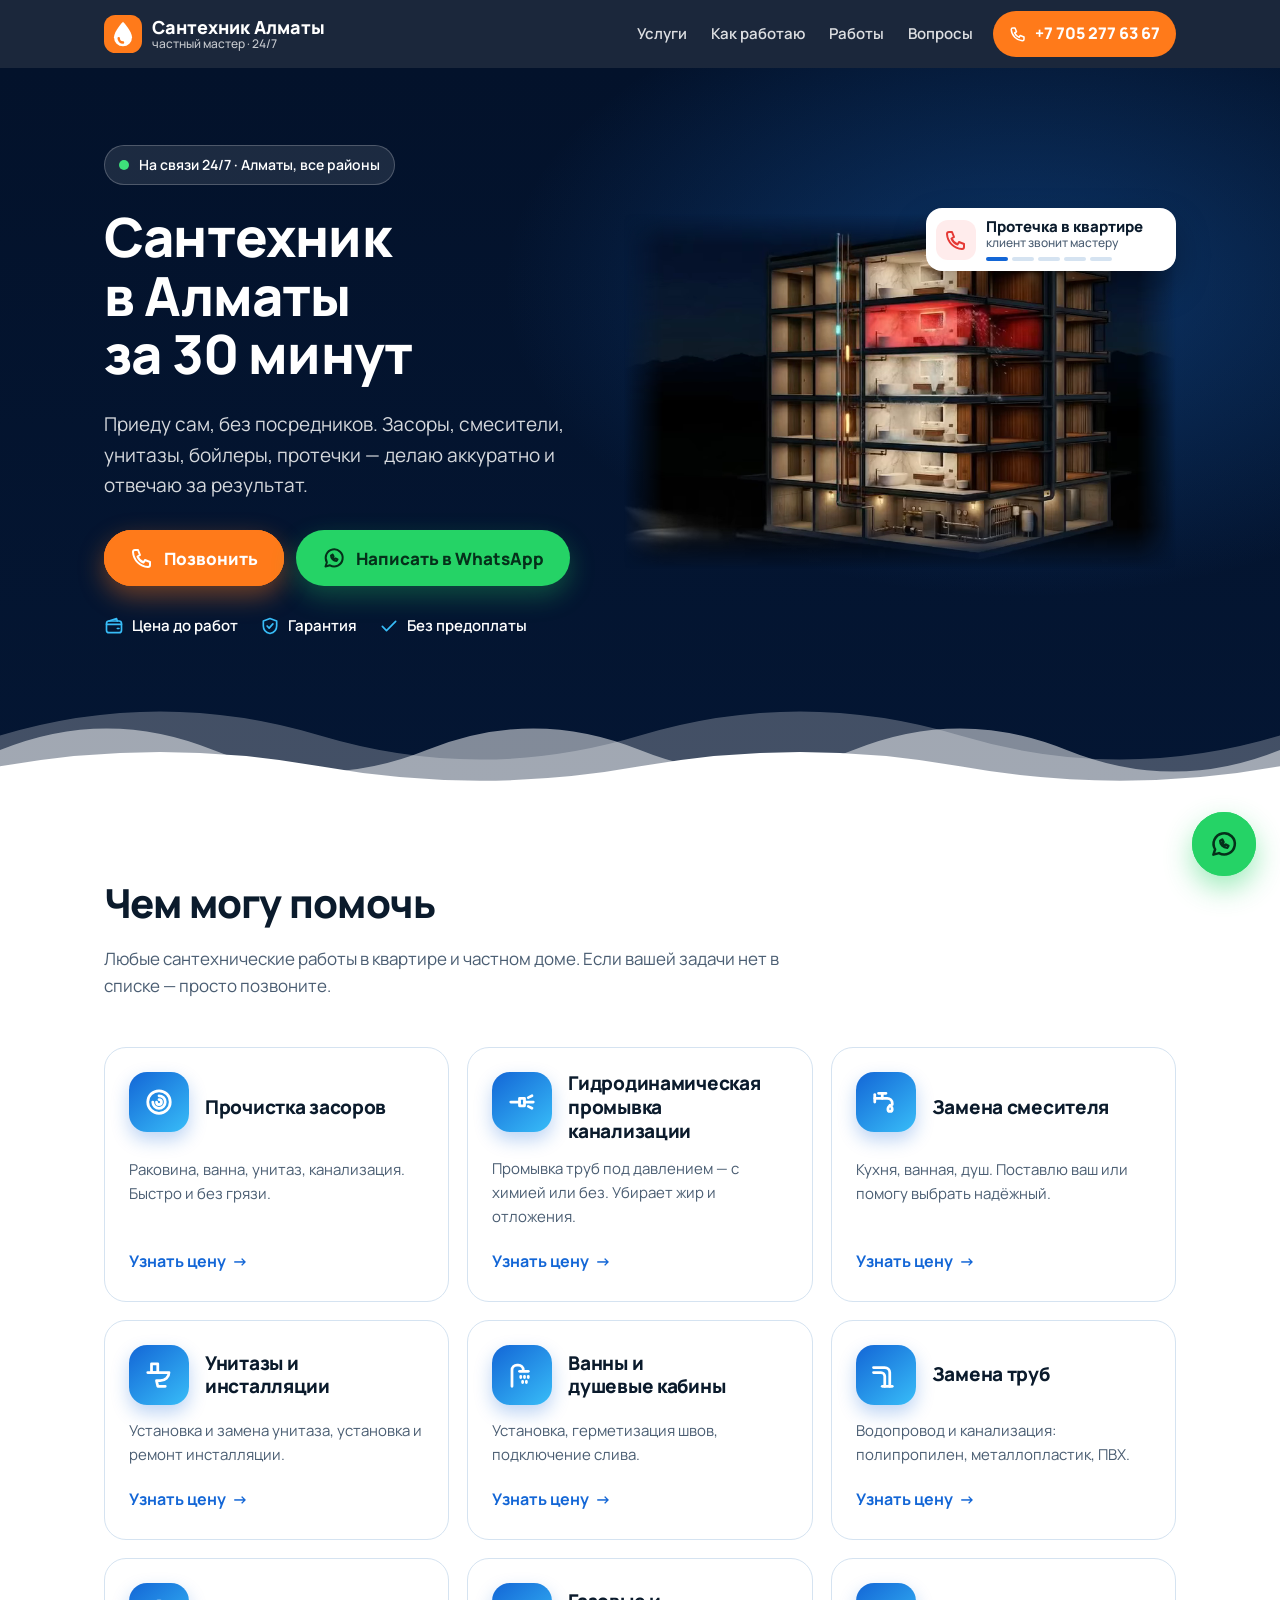
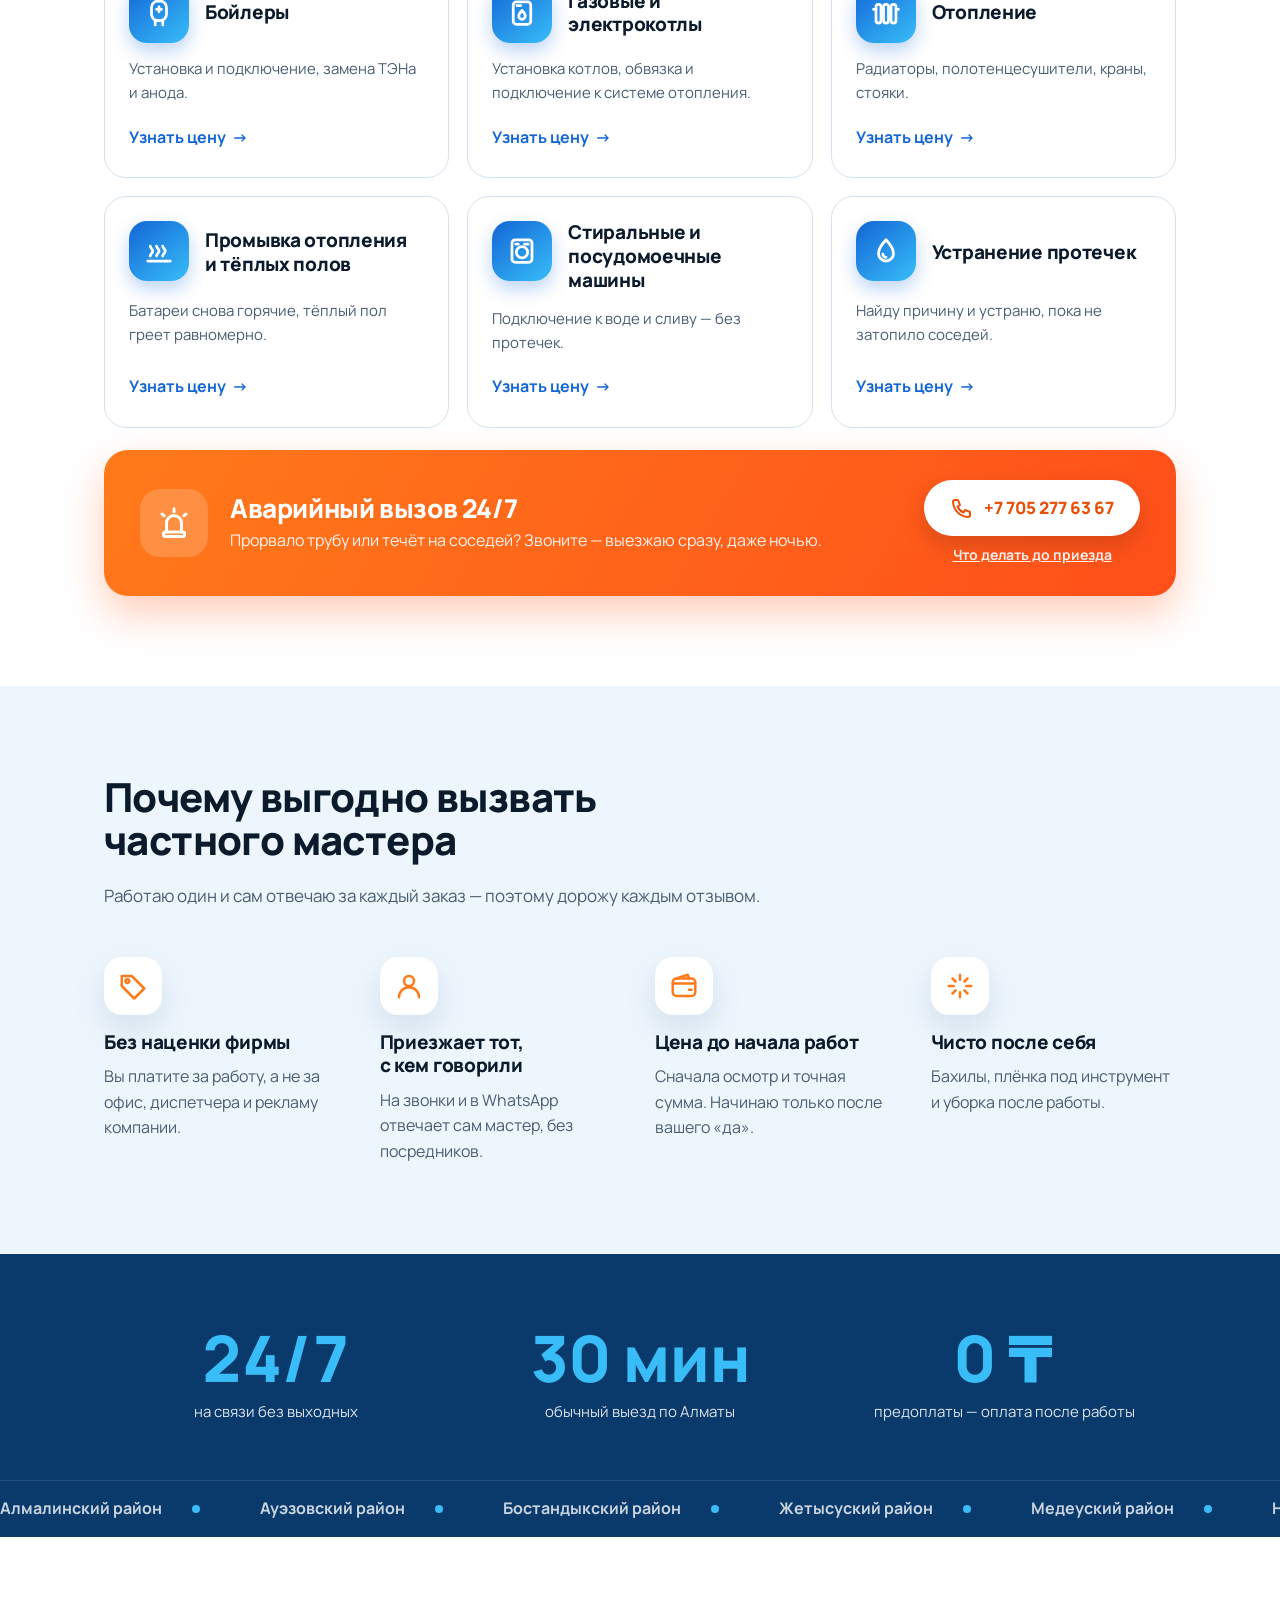
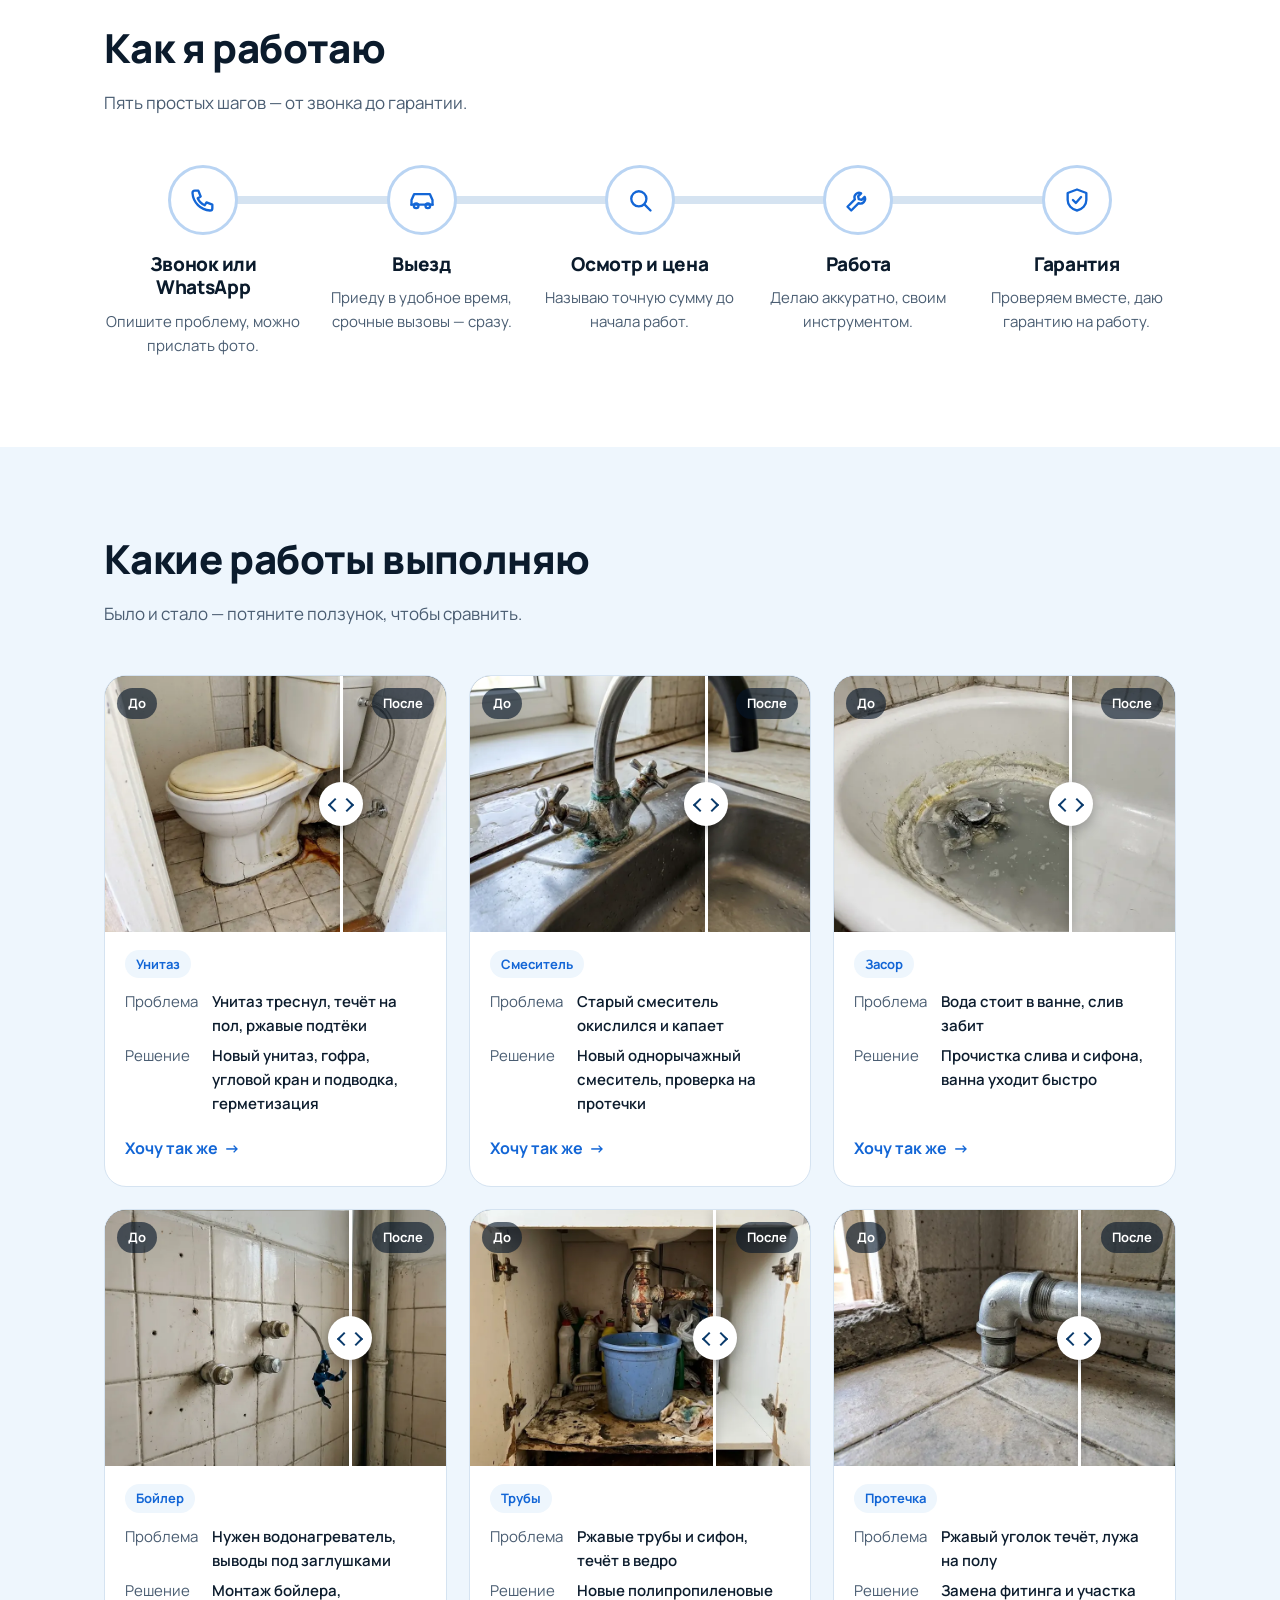
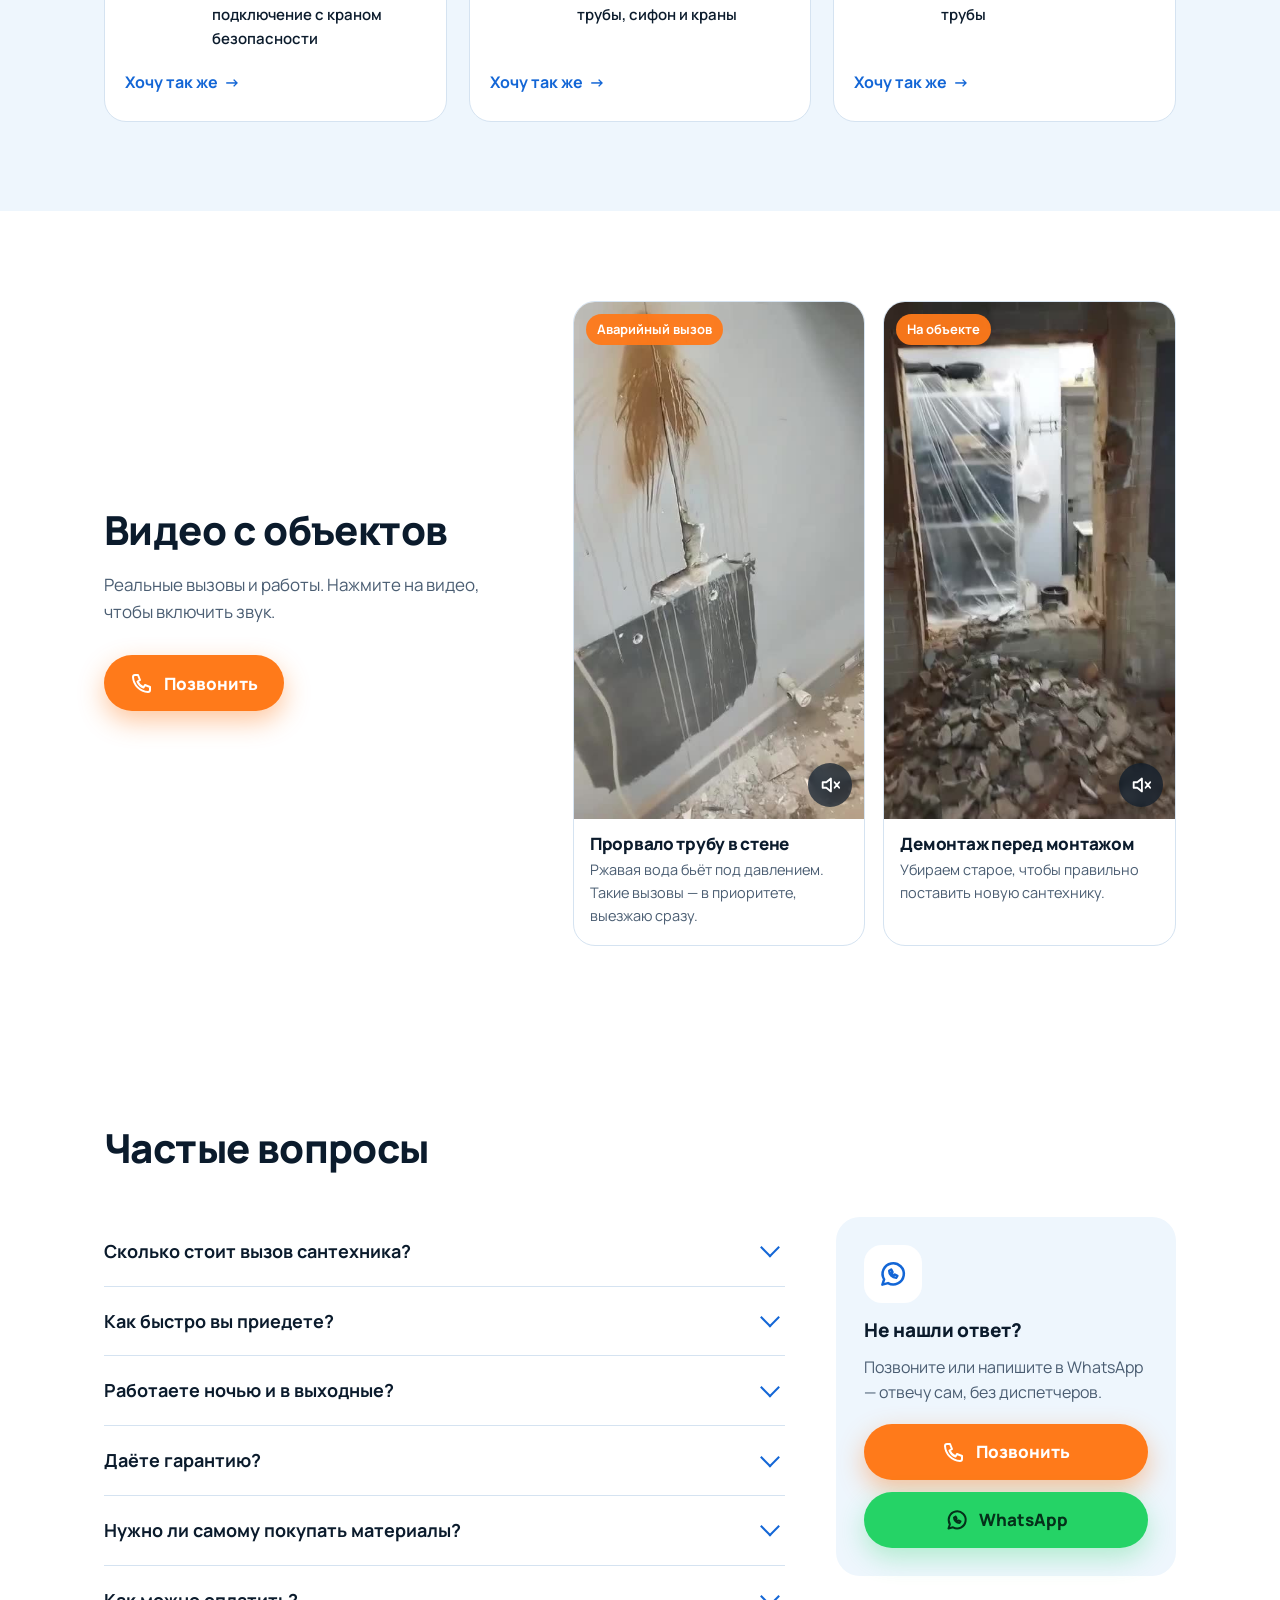
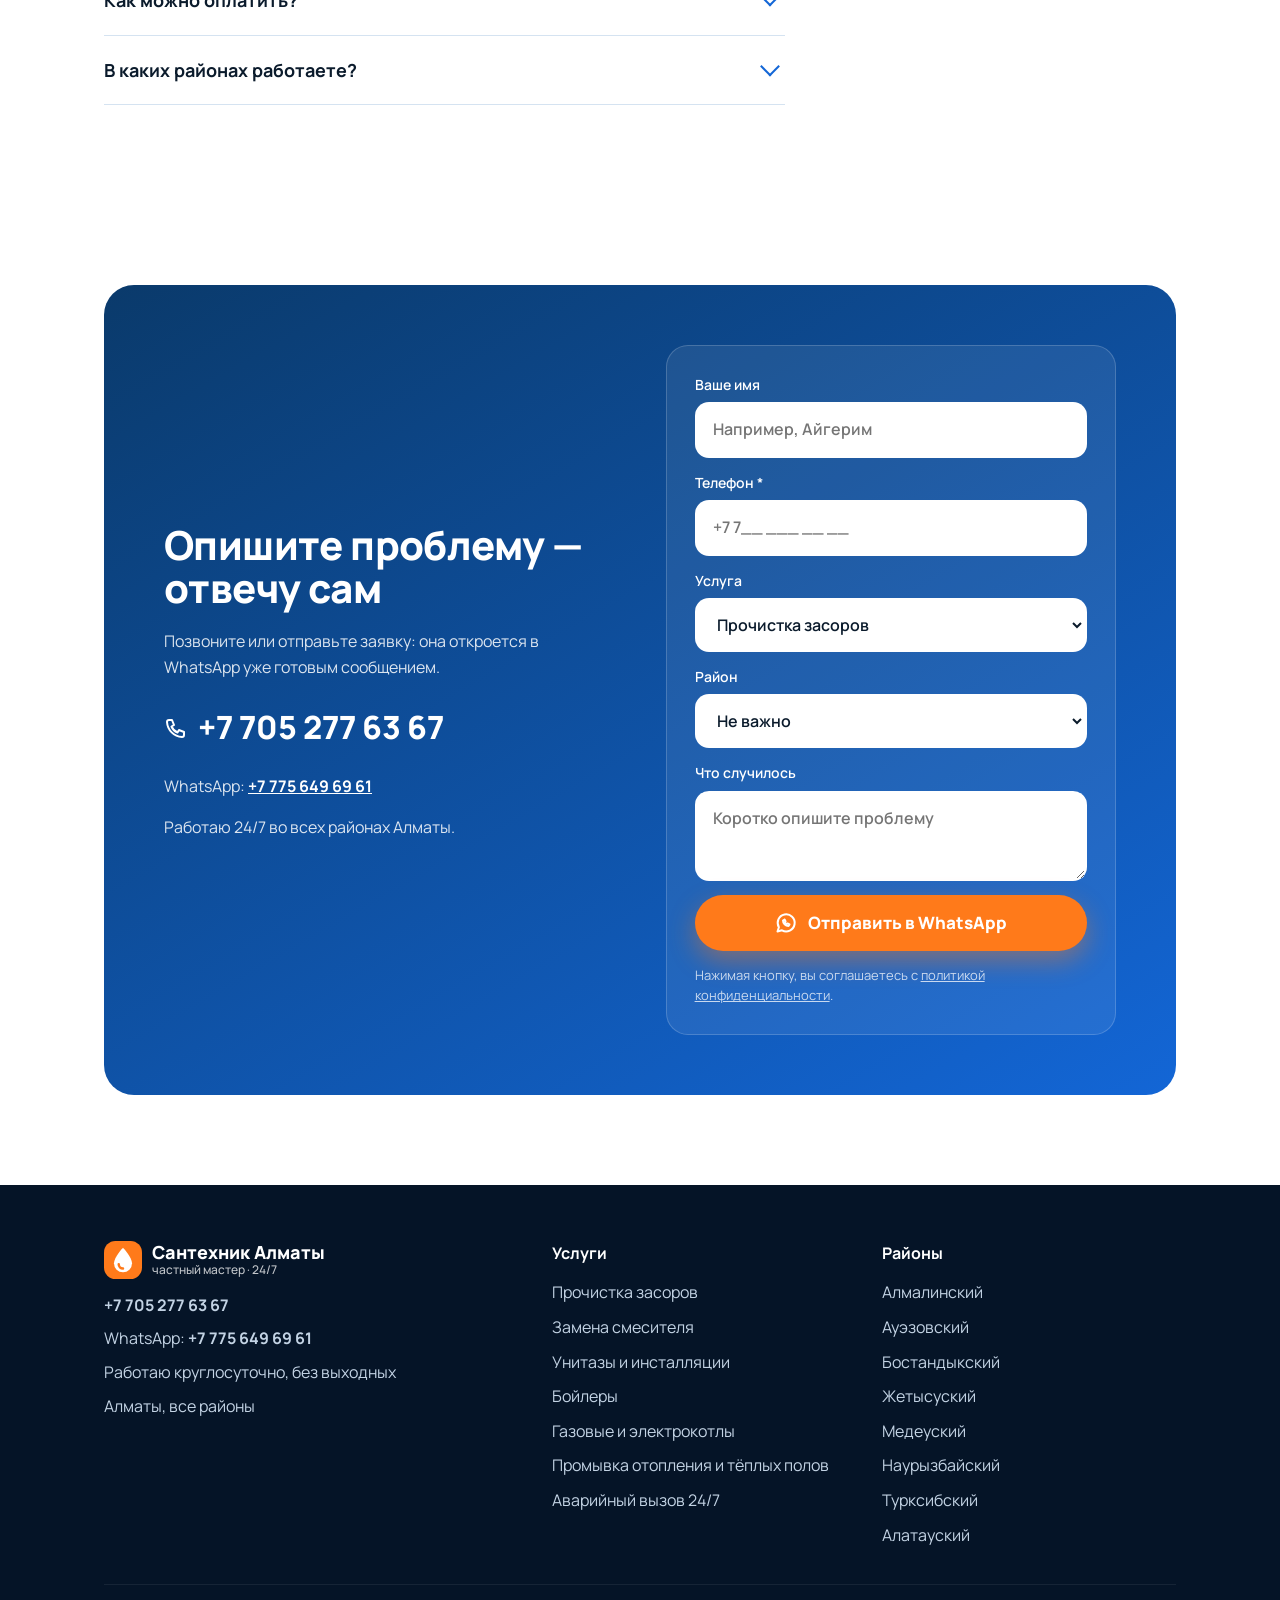
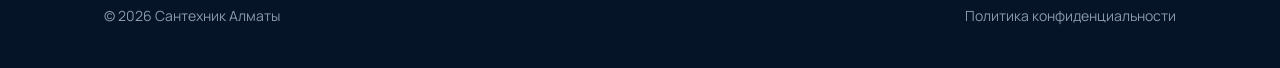
<file: index.html>
<!DOCTYPE html>
<html lang="ru">
<head>
<meta charset="utf-8">
<meta name="viewport" content="width=device-width,initial-scale=1">
<title>Сантехник в Алматы 24/7 — выезд за 30 минут, частный мастер</title>
<meta name="description" content="Частный сантехник в Алматы: засоры, смесители, унитазы, бойлеры, трубы, протечки. Выезд за 30 минут, цена до начала работ, гарантия. Звоните 24/7.">
<link rel="canonical" href="https://m1ras01.github.io/SantechAlmaty/">
<meta name="theme-color" content="#0a3a6b">
<meta property="og:type" content="website">
<meta property="og:locale" content="ru_KZ">
<meta property="og:title" content="Сантехник в Алматы 24/7 — выезд за 30 минут, частный мастер">
<meta property="og:description" content="Частный сантехник в Алматы: засоры, смесители, унитазы, бойлеры, трубы, протечки. Выезд за 30 минут, цена до начала работ, гарантия. Звоните 24/7.">
<meta property="og:url" content="https://m1ras01.github.io/SantechAlmaty/">
<meta property="og:image" content="https://m1ras01.github.io/SantechAlmaty/img/og.png">
<link rel="icon" href="img/favicon.svg" type="image/svg+xml">
<link rel="preconnect" href="https://fonts.googleapis.com">
<link rel="preconnect" href="https://fonts.gstatic.com" crossorigin>
<link href="https://fonts.googleapis.com/css2?family=Manrope:wght@500;600;700;800&display=swap" rel="stylesheet">
<link rel="stylesheet" href="style.css">
<script>document.documentElement.classList.add('js')</script>
<!-- Google Tag Manager: вставьте сюда код GTM (GTM-XXXXXXX) из tagmanager.google.com -->
<script type="application/ld+json">{"@context": "https://schema.org", "@type": "Plumber", "name": "Сантехник Алматы — частный мастер", "url": "https://m1ras01.github.io/SantechAlmaty/", "telephone": "+77052776367", "image": "https://m1ras01.github.io/SantechAlmaty/img/og.png", "priceRange": "₸₸", "address": {"@type": "PostalAddress", "addressLocality": "Алматы", "addressCountry": "KZ"}, "areaServed": [{"@type": "City", "name": "Алматы"}, {"@type": "AdministrativeArea", "name": "Алмалинский район, Алматы"}, {"@type": "AdministrativeArea", "name": "Ауэзовский район, Алматы"}, {"@type": "AdministrativeArea", "name": "Бостандыкский район, Алматы"}, {"@type": "AdministrativeArea", "name": "Жетысуский район, Алматы"}, {"@type": "AdministrativeArea", "name": "Медеуский район, Алматы"}, {"@type": "AdministrativeArea", "name": "Наурызбайский район, Алматы"}, {"@type": "AdministrativeArea", "name": "Турксибский район, Алматы"}, {"@type": "AdministrativeArea", "name": "Алатауский район, Алматы"}], "openingHoursSpecification": {"@type": "OpeningHoursSpecification", "dayOfWeek": ["Monday", "Tuesday", "Wednesday", "Thursday", "Friday", "Saturday", "Sunday"], "opens": "00:00", "closes": "23:59"}, "paymentAccepted": "Наличные, Kaspi"}</script><script type="application/ld+json">{"@context": "https://schema.org", "@type": "FAQPage", "mainEntity": [{"@type": "Question", "name": "Сколько стоит вызов сантехника?", "acceptedAnswer": {"@type": "Answer", "text": "Стоимость зависит от задачи. Пришлите фото в WhatsApp — назову примерную цену сразу, а точную скажу на месте, до начала работ. Без скрытых доплат."}}, {"@type": "Question", "name": "Как быстро вы приедете?", "acceptedAnswer": {"@type": "Answer", "text": "Обычно за 30–60 минут — зависит от района и пробок. Срочные вызовы в приоритете."}}, {"@type": "Question", "name": "Работаете ночью и в выходные?", "acceptedAnswer": {"@type": "Answer", "text": "Да, я на связи 24/7, включая выходные и праздники."}}, {"@type": "Question", "name": "Даёте гарантию?", "acceptedAnswer": {"@type": "Answer", "text": "Да, на выполненную работу даю гарантию. Срок зависит от вида работ — назову его до начала."}}, {"@type": "Question", "name": "Нужно ли самому покупать материалы?", "acceptedAnswer": {"@type": "Answer", "text": "Как вам удобно: можете купить сами, или я привезу нужные детали и подскажу, что выбрать."}}, {"@type": "Question", "name": "Как можно оплатить?", "acceptedAnswer": {"@type": "Answer", "text": "Наличными, переводом или Kaspi QR — после выполнения работы. Предоплату не беру."}}, {"@type": "Question", "name": "В каких районах работаете?", "acceptedAnswer": {"@type": "Answer", "text": "Во всех районах Алматы: Алмалинский, Ауэзовский, Бостандыкский, Жетысуский, Медеуский, Наурызбайский, Турксибский, Алатауский."}}]}</script>
</head>
<body data-wa="77756496961">
<!-- Google Tag Manager (noscript): вставьте сюда вторую часть кода GTM -->
<svg width="0" height="0" style="position:absolute" aria-hidden="true"><defs>
<symbol id="i-phone" viewBox="0 0 24 24"><path d="M5 4h3l2 5-2.5 1.5a11 11 0 0 0 6 6L15 14l5 2v3a2 2 0 0 1-2 2A16 16 0 0 1 3 6a2 2 0 0 1 2-2"/></symbol>
<symbol id="i-chat" viewBox="0 0 24 24"><path d="M3.5 20.5l1.4-4.2A8.5 8.5 0 1 1 8 19.3z"/><path d="M9 9.5c0 3 2.5 5.5 5.5 5.5l1-1.6-2-1-1 .8a4 4 0 0 1-1.7-1.7l.8-1-1-2z"/></symbol>
<symbol id="i-check" viewBox="0 0 24 24"><path d="M4 12.5l5 5L20 6.5"/></symbol>
<symbol id="i-shield" viewBox="0 0 24 24"><path d="M12 3l8 3v6c0 4.5-3.4 8-8 9-4.6-1-8-4.5-8-9V6z"/><path d="M8.5 12l2.5 2.5 4.5-5"/></symbol>
<symbol id="i-clock" viewBox="0 0 24 24"><circle cx="12" cy="12" r="9"/><path d="M12 7v5l3 2"/></symbol>
<symbol id="i-tag" viewBox="0 0 24 24"><path d="M3 12V4h8l10 10-8 8z"/><circle cx="7.5" cy="8" r="1.5"/></symbol>
<symbol id="i-wallet" viewBox="0 0 24 24"><rect x="3" y="6" width="18" height="14" rx="3"/><path d="M3 10h18M16 15h2M6 6l9-3 1 3"/></symbol>
<symbol id="i-drain" viewBox="0 0 24 24"><circle cx="12" cy="12" r="9"/><path d="M12 7a5 5 0 1 1-5 5"/><path d="M12 10a2 2 0 1 1-2 2"/></symbol>
<symbol id="i-faucet" viewBox="0 0 24 24"><path d="M3 9h10a4 4 0 0 1 4 4v1"/><path d="M3 6v6"/><path d="M9 9V5M6 5h6"/><path d="M17 17.5c0 1.2-.8 2-1.8 2s-1.7-.8-1.7-2 1.7-3 1.7-3 1.8 1.8 1.8 3z"/></symbol>
<symbol id="i-toilet" viewBox="0 0 24 24"><path d="M6 3h5v7H6z"/><path d="M3 10h17c0 3.6-3 6.5-7 6.5H10l1 4.5h6"/></symbol>
<symbol id="i-shower" viewBox="0 0 24 24"><path d="M4 21V8a4 4 0 0 1 4-4h1a4 4 0 0 1 4 4"/><path d="M10 9h7"/><path d="M11 13v1M14 13v1M17 13v1M12.5 17v1M15.5 17v1"/></symbol>
<symbol id="i-pipe" viewBox="0 0 24 24"><path d="M2 6h9a4 4 0 0 1 4 4v11"/><path d="M2 10h6a3 3 0 0 1 3 3v8"/><path d="M9 21h8"/></symbol>
<symbol id="i-boiler" viewBox="0 0 24 24"><rect x="6" y="2.5" width="12" height="15.5" rx="5"/><path d="M9 18v3.5M15 18v3.5M12 7v4M10 9h4"/></symbol>
<symbol id="i-washer" viewBox="0 0 24 24"><rect x="4" y="3" width="16" height="18" rx="2.5"/><circle cx="12" cy="13" r="4.5"/><path d="M7 6.5h2M14 6.5h3"/></symbol>
<symbol id="i-drop" viewBox="0 0 24 24"><path d="M12 3s6 6.5 6 11a6 6 0 0 1-12 0c0-4.5 6-11 6-11z"/><path d="M9.5 14.5a2.5 2.5 0 0 0 2.5 2.5"/></symbol>
<symbol id="i-radiator" viewBox="0 0 24 24"><rect x="4" y="5" width="4" height="15" rx="2"/><rect x="10" y="5" width="4" height="15" rx="2"/><rect x="16" y="5" width="4" height="15" rx="2"/><path d="M2 9h2M20 9h2"/></symbol>
<symbol id="i-siren" viewBox="0 0 24 24"><path d="M7 18v-6a5 5 0 0 1 10 0v6"/><rect x="5" y="18" width="14" height="3" rx="1"/><path d="M12 2.5v2M4 6l1.5 1.2M20 6l-1.5 1.2"/></symbol>
<symbol id="i-car" viewBox="0 0 24 24"><path d="M3 16v-4l2.2-5h13.6L21 12v4"/><path d="M3 16h18"/><circle cx="7" cy="17" r="2"/><circle cx="17" cy="17" r="2"/></symbol>
<symbol id="i-search" viewBox="0 0 24 24"><circle cx="11" cy="11" r="6.5"/><path d="M16 16l5 5"/></symbol>
<symbol id="i-wrench" viewBox="0 0 24 24"><path d="M14.7 6.3a4 4 0 0 0-5.4 5.2L3 17.8 6.2 21l6.3-6.3a4 4 0 0 0 5.2-5.4l-2.6 2.6-2.4-.6-.6-2.4z"/></symbol>
<symbol id="i-user" viewBox="0 0 24 24"><circle cx="12" cy="8" r="4"/><path d="M4 21a8 8 0 0 1 16 0"/></symbol>
<symbol id="i-spark" viewBox="0 0 24 24"><path d="M12 3v4M12 17v4M3 12h4M17 12h4M6 6l2.5 2.5M15.5 15.5 18 18M6 18l2.5-2.5M15.5 8.5 18 6"/></symbol>
<symbol id="i-pin" viewBox="0 0 24 24"><path d="M12 21s7-6.2 7-12a7 7 0 0 0-14 0c0 5.8 7 12 7 12z"/><circle cx="12" cy="9" r="2.5"/></symbol>
<symbol id="i-jet" viewBox="0 0 24 24"><path d="M3 12h7"/><path d="M10 9h4v6h-4z"/><path d="M14 12h2M17 8.5l3-1.5M17 12h4M17 15.5l3 1.5"/></symbol>
<symbol id="i-flame" viewBox="0 0 24 24"><rect x="5" y="3" width="14" height="18" rx="2.5"/><path d="M12 17a2.6 2.6 0 0 0 2.6-2.6c0-1.8-2.6-4.4-2.6-4.4s-2.6 2.6-2.6 4.4A2.6 2.6 0 0 0 12 17z"/><path d="M8 6h3"/></symbol>
<symbol id="i-floor" viewBox="0 0 24 24"><path d="M3 20h18"/><path d="M5 16c0-2 2-2 2-4s-2-2-2-4M10 16c0-2 2-2 2-4s-2-2-2-4M15 16c0-2 2-2 2-4s-2-2-2-4"/></symbol>
<symbol id="i-mute" viewBox="0 0 24 24"><path d="M4 9h4l5-4v14l-5-4H4z"/><path d="M17 9l5 6M22 9l-5 6"/></symbol>
<symbol id="i-sound" viewBox="0 0 24 24"><path d="M4 9h4l5-4v14l-5-4H4z"/><path d="M16.5 8.5a5 5 0 0 1 0 7M19 6a8.5 8.5 0 0 1 0 12"/></symbol>
<symbol id="i-camera" viewBox="0 0 24 24"><path d="M4 8h3l2-3h6l2 3h3v11H4z"/><circle cx="12" cy="13" r="3.5"/></symbol>
<linearGradient id="g-bef" x1="0" y1="0" x2="0" y2="1"><stop offset="0" stop-color="#4b4038"/><stop offset="1" stop-color="#231e1a"/></linearGradient>
<linearGradient id="g-aft" x1="0" y1="0" x2="0" y2="1"><stop offset="0" stop-color="#eaf6ff"/><stop offset="1" stop-color="#b9def8"/></linearGradient>
<linearGradient id="g-rust" x1="0" y1="0" x2="0" y2="1"><stop offset="0" stop-color="#8d7a66"/><stop offset=".5" stop-color="#6c5a48"/><stop offset="1" stop-color="#4a3d31"/></linearGradient>
<linearGradient id="g-new" x1="0" y1="0" x2="0" y2="1"><stop offset="0" stop-color="#ffffff"/><stop offset=".5" stop-color="#d9e5ef"/><stop offset="1" stop-color="#93a9bd"/></linearGradient>
<symbol id="ph-before" viewBox="0 0 400 300" preserveAspectRatio="xMidYMid slice">
<rect width="400" height="300" fill="url(#g-bef)"/>
<path d="M0 120h400M0 200h400M100 0v300M200 0v300M300 0v300" stroke="#5a4d43" stroke-width="2" opacity=".5"/>
<path d="M-10 150H210Q240 150 240 180V310" fill="none" stroke="url(#g-rust)" stroke-width="34"/>
<circle cx="70" cy="146" r="9" fill="#9b4f1c" opacity=".8"/><circle cx="150" cy="156" r="12" fill="#a45a22" opacity=".7"/><circle cx="236" cy="210" r="10" fill="#9b4f1c" opacity=".8"/><circle cx="118" cy="140" r="5" fill="#b8682b" opacity=".7"/>
<path d="M150 170c4 8 6 12 6 15a6 6 0 0 1-12 0c0-3 2-7 6-15z" fill="#6fb3d6" opacity=".85"/>
<path d="M150 214c3 6 4 9 4 11a4 4 0 0 1-8 0c0-2 1-5 4-11z" fill="#6fb3d6" opacity=".6"/>
<ellipse cx="160" cy="292" rx="70" ry="9" fill="#6fb3d6" opacity=".35"/>
</symbol>
<symbol id="ph-after" viewBox="0 0 400 300" preserveAspectRatio="xMidYMid slice">
<rect width="400" height="300" fill="url(#g-aft)"/>
<path d="M0 120h400M0 200h400M100 0v300M200 0v300M300 0v300" stroke="#fff" stroke-width="2" opacity=".7"/>
<path d="M-10 150H210Q240 150 240 180V310" fill="none" stroke="url(#g-new)" stroke-width="34"/>
<path d="M-10 142H208" stroke="#fff" stroke-width="5" opacity=".9"/>
<rect x="120" y="128" width="26" height="44" rx="6" fill="#ff7a1a"/><rect x="226" y="236" width="28" height="22" rx="6" fill="#1366d6"/>
<path d="M310 70l6 14 14 6-14 6-6 14-6-14-14-6 14-6z" fill="#fff"/><path d="M80 60l4 9 9 4-9 4-4 9-4-9-9-4 9-4z" fill="#fff" opacity=".9"/>
</symbol>
</defs></svg><header class="top"><div class="wrap">
<a class="logo" href="./"><svg viewBox="0 0 40 40" aria-hidden="true"><rect width="40" height="40" rx="12" fill="#ff7a1a"/><path d="M20 7s9.5 9.8 9.5 16.5a9.5 9.5 0 0 1-19 0C10.5 16.8 20 7 20 7z" fill="#fff"/><path d="M15.5 24.5a4.5 4.5 0 0 0 4.5 4.5" stroke="#ff7a1a" stroke-width="2.6" fill="none" stroke-linecap="round"/></svg><span>Сантехник Алматы<small>частный мастер · 24/7</small></span></a>
<nav class="nav" aria-label="Меню"><a href="#uslugi">Услуги</a><a href="#kak">Как работаю</a><a href="#foto">Работы</a><a href="#voprosy">Вопросы</a></nav>
<a class="top-phone" href="tel:+77052776367" data-place="header"><svg class="i" aria-hidden="true"><use href="#i-phone"/></svg><span>+7 705 277 63 67</span></a>
</div></header><main><section class="hero"><div class="wrap hero-grid">
<div>
<div class="live"><b></b>На связи 24/7 · Алматы, все районы</div>
<h1>Сантехник в Алматы за 30 минут</h1>
<p class="lead">Приеду сам, без посредников. Засоры, смесители, унитазы, бойлеры, протечки — делаю аккуратно и отвечаю за результат.</p>
<div class="cta-row">
<a class="btn btn-call pulse ring" href="tel:+77052776367" data-place="hero"><svg class="i" aria-hidden="true"><use href="#i-phone"/></svg>Позвонить</a>
<a class="btn btn-wa" href="https://wa.me/77756496961?text=Здравствуйте! Нужен сантехник." target="_blank" rel="noopener" data-place="hero"><svg class="i" aria-hidden="true"><use href="#i-chat"/></svg>Написать в WhatsApp</a>
</div>
<ul class="badges">
<li><svg class="i" aria-hidden="true"><use href="#i-wallet"/></svg>Цена до работ</li><li><svg class="i" aria-hidden="true"><use href="#i-shield"/></svg>Гарантия</li><li><svg class="i" aria-hidden="true"><use href="#i-check"/></svg>Без предоплаты</li></ul>
</div>
<div class="hero-art video">
<video class="hero-video" autoplay muted loop playsinline preload="auto" width="896" height="576" poster="img/hero-poster.jpg" aria-label="Многоэтажный дом в разрезе: в квартире протечка, приезжает мастер и устраняет её"><source src="img/hero.webm" type="video/webm"><source src="img/hero.mp4" type="video/mp4"></video>
<div class="chip status" aria-hidden="true"><span class="ic"><svg class="i" aria-hidden="true"><use href="#i-drop"/></svg></span><span><b class="st-t">Система в норме</b><small class="st-s">вода идёт по стоякам</small><span class="st-dots"><i></i><i></i><i></i><i></i><i></i></span></span></div>
</div>
</div><div class="waves" aria-hidden="true">
<svg class="w1" viewBox="0 0 2400 120" preserveAspectRatio="none"><path d="M0 60Q150 10 300 60T600 60T900 60T1200 60T1500 60T1800 60T2100 60T2400 60V120H0Z"/></svg>
<svg class="w2" viewBox="0 0 2400 120" preserveAspectRatio="none"><path d="M0 75Q100 30 200 75T400 75T600 75T800 75T1000 75T1200 75T1400 75T1600 75T1800 75T2000 75T2200 75T2400 75V120H0Z"/></svg>
<svg class="w3" viewBox="0 0 2400 120" preserveAspectRatio="none"><path d="M0 92Q150 62 300 92T600 92T900 92T1200 92T1500 92T1800 92T2100 92T2400 92V120H0Z"/></svg>
</div></section><section class="band" id="uslugi"><div class="wrap">
<div class="sec-head rv"><h2>Чем могу помочь</h2><p>Любые сантехнические работы в квартире и частном доме. Если вашей задачи нет в списке — просто позвоните.</p></div>
<div class="grid-s" data-stagger><article class="svc"><div class="ic-box"><svg class="i" aria-hidden="true"><use href="#i-drain"/></svg></div><h3>Прочистка засоров</h3><p>Раковина, ванна, унитаз, канализация. Быстро и без грязи.</p><a class="more" href="zasor/">Узнать цену</a></article><article class="svc"><div class="ic-box"><svg class="i" aria-hidden="true"><use href="#i-jet"/></svg></div><h3>Гидродинамическая промывка канализации</h3><p>Промывка труб под давлением — с химией или без. Убирает жир и отложения.</p><a class="more" href="zasor/">Узнать цену</a></article><article class="svc"><div class="ic-box"><svg class="i" aria-hidden="true"><use href="#i-faucet"/></svg></div><h3>Замена смесителя</h3><p>Кухня, ванная, душ. Поставлю ваш или помогу выбрать надёжный.</p><a class="more" href="smesitel/">Узнать цену</a></article><article class="svc"><div class="ic-box"><svg class="i" aria-hidden="true"><use href="#i-toilet"/></svg></div><h3>Унитазы и инсталляции</h3><p>Установка и замена унитаза, установка и ремонт инсталляции.</p><a class="more" href="unitaz/">Узнать цену</a></article><article class="svc"><div class="ic-box"><svg class="i" aria-hidden="true"><use href="#i-shower"/></svg></div><h3>Ванны и душевые кабины</h3><p>Установка, герметизация швов, подключение слива.</p><a class="more" href="#zayavka">Узнать цену</a></article><article class="svc"><div class="ic-box"><svg class="i" aria-hidden="true"><use href="#i-pipe"/></svg></div><h3>Замена труб</h3><p>Водопровод и канализация: полипропилен, металлопластик, ПВХ.</p><a class="more" href="#zayavka">Узнать цену</a></article><article class="svc"><div class="ic-box"><svg class="i" aria-hidden="true"><use href="#i-boiler"/></svg></div><h3>Бойлеры</h3><p>Установка и подключение, замена ТЭНа и анода.</p><a class="more" href="boiler/">Узнать цену</a></article><article class="svc"><div class="ic-box"><svg class="i" aria-hidden="true"><use href="#i-flame"/></svg></div><h3>Газовые и электрокотлы</h3><p>Установка котлов, обвязка и подключение к системе отопления.</p><a class="more" href="kotly/">Узнать цену</a></article><article class="svc"><div class="ic-box"><svg class="i" aria-hidden="true"><use href="#i-radiator"/></svg></div><h3>Отопление</h3><p>Радиаторы, полотенцесушители, краны, стояки.</p><a class="more" href="#zayavka">Узнать цену</a></article><article class="svc"><div class="ic-box"><svg class="i" aria-hidden="true"><use href="#i-floor"/></svg></div><h3>Промывка отопления и тёплых полов</h3><p>Батареи снова горячие, тёплый пол греет равномерно.</p><a class="more" href="promyvka/">Узнать цену</a></article><article class="svc"><div class="ic-box"><svg class="i" aria-hidden="true"><use href="#i-washer"/></svg></div><h3>Стиральные и посудомоечные машины</h3><p>Подключение к воде и сливу — без протечек.</p><a class="more" href="#zayavka">Узнать цену</a></article><article class="svc"><div class="ic-box"><svg class="i" aria-hidden="true"><use href="#i-drop"/></svg></div><h3>Устранение протечек</h3><p>Найду причину и устраню, пока не затопило соседей.</p><a class="more" href="#zayavka">Узнать цену</a></article></div>
<div class="sos rv">
<div class="sos-ic"><svg class="i" aria-hidden="true"><use href="#i-siren"/></svg></div>
<div class="sos-txt"><h3>Аварийный вызов 24/7</h3><p>Прорвало трубу или течёт на соседей? Звоните — выезжаю сразу, даже ночью.</p></div>
<div class="sos-act"><a class="btn btn-white" href="tel:+77052776367" data-place="sos"><svg class="i" aria-hidden="true"><use href="#i-phone"/></svg>+7 705 277 63 67</a><a class="sos-link" href="avariya/">Что делать до приезда</a></div>
</div>
</div></section><section class="band alt"><div class="wrap">
<div class="sec-head rv"><h2>Почему выгодно вызвать частного мастера</h2><p>Работаю один и сам отвечаю за каждый заказ — поэтому дорожу каждым отзывом.</p></div>
<div class="why" data-stagger><div><div class="ic-box"><svg class="i" aria-hidden="true"><use href="#i-tag"/></svg></div><h3>Без наценки фирмы</h3><p>Вы платите за работу, а не за офис, диспетчера и рекламу компании.</p></div><div><div class="ic-box"><svg class="i" aria-hidden="true"><use href="#i-user"/></svg></div><h3>Приезжает тот, с кем говорили</h3><p>На звонки и в WhatsApp отвечает сам мастер, без посредников.</p></div><div><div class="ic-box"><svg class="i" aria-hidden="true"><use href="#i-wallet"/></svg></div><h3>Цена до начала работ</h3><p>Сначала осмотр и точная сумма. Начинаю только после вашего «да».</p></div><div><div class="ic-box"><svg class="i" aria-hidden="true"><use href="#i-spark"/></svg></div><h3>Чисто после себя</h3><p>Бахилы, плёнка под инструмент и уборка после работы.</p></div></div>
</div></section><section class="stats"><div class="wrap stats-grid" data-stagger>
<div><div class="num"><span data-to="24">24</span>/7</div><p>на связи без выходных</p></div>
<div><div class="num"><span data-to="30">30</span> мин</div><p>обычный выезд по Алматы</p></div>
<div><div class="num">0 ₸</div><p>предоплаты — оплата после работы</p></div>
</div>
<div class="marquee" aria-label="Районы: Алмалинский, Ауэзовский, Бостандыкский, Жетысуский, Медеуский, Наурызбайский, Турксибский, Алатауский"><div class="marquee-track" aria-hidden="true"><span><span>Алмалинский район</span><span>Ауэзовский район</span><span>Бостандыкский район</span><span>Жетысуский район</span><span>Медеуский район</span><span>Наурызбайский район</span><span>Турксибский район</span><span>Алатауский район</span></span><span><span>Алмалинский район</span><span>Ауэзовский район</span><span>Бостандыкский район</span><span>Жетысуский район</span><span>Медеуский район</span><span>Наурызбайский район</span><span>Турксибский район</span><span>Алатауский район</span></span></div></div>
</section><section class="band" id="kak"><div class="wrap">
<div class="sec-head rv"><h2>Как я работаю</h2><p>Пять простых шагов — от звонка до гарантии.</p></div>
<ol class="steps"><span class="pipe" aria-hidden="true"><b></b></span><li class="step"><div class="dot"><svg class="i" aria-hidden="true"><use href="#i-phone"/></svg></div><div><h3>Звонок или WhatsApp</h3><p>Опишите проблему, можно прислать фото.</p></div></li><li class="step"><div class="dot"><svg class="i" aria-hidden="true"><use href="#i-car"/></svg></div><div><h3>Выезд</h3><p>Приеду в удобное время, срочные вызовы — сразу.</p></div></li><li class="step"><div class="dot"><svg class="i" aria-hidden="true"><use href="#i-search"/></svg></div><div><h3>Осмотр и цена</h3><p>Называю точную сумму до начала работ.</p></div></li><li class="step"><div class="dot"><svg class="i" aria-hidden="true"><use href="#i-wrench"/></svg></div><div><h3>Работа</h3><p>Делаю аккуратно, своим инструментом.</p></div></li><li class="step"><div class="dot"><svg class="i" aria-hidden="true"><use href="#i-shield"/></svg></div><div><h3>Гарантия</h3><p>Проверяем вместе, даю гарантию на работу.</p></div></li></ol>
</div></section><section class="band alt" id="foto"><div class="wrap">
<div class="sec-head rv"><h2>Какие работы выполняю</h2><p>Было и стало — потяните ползунок, чтобы сравнить.</p></div>
<div class="reports" data-stagger><article class="rep">
<div class="ba">
<div class="after"><img src="img/rabota-unitaz-posle.webp" alt="После: Новый унитаз, гофра, угловой кран и подводка, герметизация" width="800" height="600" loading="lazy" decoding="async"></div>
<div class="before"><img src="img/rabota-unitaz-do.webp" alt="До: Унитаз треснул, течёт на пол, ржавые подтёки" width="800" height="600" loading="lazy" decoding="async"></div>
<span class="lbl l">До</span><span class="lbl r">После</span>
<span class="handle"><i></i></span>
<input type="range" min="0" max="100" value="50" aria-label="Сравнить фото до и после">
</div>
<div class="rep-body">
<div class="tags"><span class="tag">Унитаз</span></div>
<dl><dt>Проблема</dt><dd>Унитаз треснул, течёт на пол, ржавые подтёки</dd><dt>Решение</dt><dd>Новый унитаз, гофра, угловой кран и подводка, герметизация</dd></dl>
<a class="more" href="#zayavka">Хочу так же</a>
</div></article><article class="rep">
<div class="ba">
<div class="after"><img src="img/rabota-smesitel-posle.webp" alt="После: Новый однорычажный смеситель, проверка на протечки" width="800" height="600" loading="lazy" decoding="async"></div>
<div class="before"><img src="img/rabota-smesitel-do.webp" alt="До: Старый смеситель окислился и капает" width="800" height="600" loading="lazy" decoding="async"></div>
<span class="lbl l">До</span><span class="lbl r">После</span>
<span class="handle"><i></i></span>
<input type="range" min="0" max="100" value="50" aria-label="Сравнить фото до и после">
</div>
<div class="rep-body">
<div class="tags"><span class="tag">Смеситель</span></div>
<dl><dt>Проблема</dt><dd>Старый смеситель окислился и капает</dd><dt>Решение</dt><dd>Новый однорычажный смеситель, проверка на протечки</dd></dl>
<a class="more" href="#zayavka">Хочу так же</a>
</div></article><article class="rep">
<div class="ba">
<div class="after"><img src="img/rabota-zasor-posle.webp" alt="После: Прочистка слива и сифона, ванна уходит быстро" width="800" height="600" loading="lazy" decoding="async"></div>
<div class="before"><img src="img/rabota-zasor-do.webp" alt="До: Вода стоит в ванне, слив забит" width="800" height="600" loading="lazy" decoding="async"></div>
<span class="lbl l">До</span><span class="lbl r">После</span>
<span class="handle"><i></i></span>
<input type="range" min="0" max="100" value="50" aria-label="Сравнить фото до и после">
</div>
<div class="rep-body">
<div class="tags"><span class="tag">Засор</span></div>
<dl><dt>Проблема</dt><dd>Вода стоит в ванне, слив забит</dd><dt>Решение</dt><dd>Прочистка слива и сифона, ванна уходит быстро</dd></dl>
<a class="more" href="#zayavka">Хочу так же</a>
</div></article><article class="rep">
<div class="ba">
<div class="after"><img src="img/rabota-boiler-posle.webp" alt="После: Монтаж бойлера, подключение с краном безопасности" width="800" height="600" loading="lazy" decoding="async"></div>
<div class="before"><img src="img/rabota-boiler-do.webp" alt="До: Нужен водонагреватель, выводы под заглушками" width="800" height="600" loading="lazy" decoding="async"></div>
<span class="lbl l">До</span><span class="lbl r">После</span>
<span class="handle"><i></i></span>
<input type="range" min="0" max="100" value="50" aria-label="Сравнить фото до и после">
</div>
<div class="rep-body">
<div class="tags"><span class="tag">Бойлер</span></div>
<dl><dt>Проблема</dt><dd>Нужен водонагреватель, выводы под заглушками</dd><dt>Решение</dt><dd>Монтаж бойлера, подключение с краном безопасности</dd></dl>
<a class="more" href="#zayavka">Хочу так же</a>
</div></article><article class="rep">
<div class="ba">
<div class="after"><img src="img/rabota-pipe-posle.webp" alt="После: Новые полипропиленовые трубы, сифон и краны" width="800" height="600" loading="lazy" decoding="async"></div>
<div class="before"><img src="img/rabota-pipe-do.webp" alt="До: Ржавые трубы и сифон, течёт в ведро" width="800" height="600" loading="lazy" decoding="async"></div>
<span class="lbl l">До</span><span class="lbl r">После</span>
<span class="handle"><i></i></span>
<input type="range" min="0" max="100" value="50" aria-label="Сравнить фото до и после">
</div>
<div class="rep-body">
<div class="tags"><span class="tag">Трубы</span></div>
<dl><dt>Проблема</dt><dd>Ржавые трубы и сифон, течёт в ведро</dd><dt>Решение</dt><dd>Новые полипропиленовые трубы, сифон и краны</dd></dl>
<a class="more" href="#zayavka">Хочу так же</a>
</div></article><article class="rep">
<div class="ba">
<div class="after"><img src="img/rabota-leak-posle.webp" alt="После: Замена фитинга и участка трубы" width="800" height="600" loading="lazy" decoding="async"></div>
<div class="before"><img src="img/rabota-leak-do.webp" alt="До: Ржавый уголок течёт, лужа на полу" width="800" height="600" loading="lazy" decoding="async"></div>
<span class="lbl l">До</span><span class="lbl r">После</span>
<span class="handle"><i></i></span>
<input type="range" min="0" max="100" value="50" aria-label="Сравнить фото до и после">
</div>
<div class="rep-body">
<div class="tags"><span class="tag">Протечка</span></div>
<dl><dt>Проблема</dt><dd>Ржавый уголок течёт, лужа на полу</dd><dt>Решение</dt><dd>Замена фитинга и участка трубы</dd></dl>
<a class="more" href="#zayavka">Хочу так же</a>
</div></article></div>
</div></section><section class="band" id="video"><div class="wrap reels-wrap">
<div class="sec-head rv"><h2>Видео с объектов</h2><p>Реальные вызовы и работы. Нажмите на видео, чтобы включить звук.</p>
<div class="cta-row"><a class="btn btn-call" href="tel:+77052776367" data-place="video"><svg class="i" aria-hidden="true"><use href="#i-phone"/></svg>Позвонить</a></div></div>
<div class="reels" data-stagger><figure class="reel">
<div class="reel-v"><video muted loop playsinline preload="none" poster="img/obj-proryv.jpg" width="480" height="860"><source src="img/obj-proryv.mp4" type="video/mp4"></video>
<span class="reel-tag">Аварийный вызов</span><button class="snd" type="button" aria-label="Включить звук"><svg class="i" aria-hidden="true"><use href="#i-mute"/></svg></button></div>
<figcaption><h3>Прорвало трубу в стене</h3><p>Ржавая вода бьёт под давлением. Такие вызовы — в приоритете, выезжаю сразу.</p></figcaption></figure><figure class="reel">
<div class="reel-v"><video muted loop playsinline preload="none" poster="img/obj-demontazh.jpg" width="480" height="860"><source src="img/obj-demontazh.mp4" type="video/mp4"></video>
<span class="reel-tag">На объекте</span><button class="snd" type="button" aria-label="Включить звук"><svg class="i" aria-hidden="true"><use href="#i-mute"/></svg></button></div>
<figcaption><h3>Демонтаж перед монтажом</h3><p>Убираем старое, чтобы правильно поставить новую сантехнику.</p></figcaption></figure></div>
</div></section><section class="band" id="voprosy"><div class="wrap">
<div class="sec-head rv"><h2>Частые вопросы</h2></div>
<div class="faq-grid">
<div class="faq rv"><details><summary>Сколько стоит вызов сантехника?</summary><p>Стоимость зависит от задачи. Пришлите фото в WhatsApp — назову примерную цену сразу, а точную скажу на месте, до начала работ. Без скрытых доплат.</p></details><details><summary>Как быстро вы приедете?</summary><p>Обычно за 30–60 минут — зависит от района и пробок. Срочные вызовы в приоритете.</p></details><details><summary>Работаете ночью и в выходные?</summary><p>Да, я на связи 24/7, включая выходные и праздники.</p></details><details><summary>Даёте гарантию?</summary><p>Да, на выполненную работу даю гарантию. Срок зависит от вида работ — назову его до начала.</p></details><details><summary>Нужно ли самому покупать материалы?</summary><p>Как вам удобно: можете купить сами, или я привезу нужные детали и подскажу, что выбрать.</p></details><details><summary>Как можно оплатить?</summary><p>Наличными, переводом или Kaspi QR — после выполнения работы. Предоплату не беру.</p></details><details><summary>В каких районах работаете?</summary><p>Во всех районах Алматы: Алмалинский, Ауэзовский, Бостандыкский, Жетысуский, Медеуский, Наурызбайский, Турксибский, Алатауский.</p></details></div>
<aside class="ask rv"><div class="ic-box"><svg class="i" aria-hidden="true"><use href="#i-chat"/></svg></div><h3>Не нашли ответ?</h3><p>Позвоните или напишите в WhatsApp — отвечу сам, без диспетчеров.</p>
<a class="btn btn-call" href="tel:+77052776367" data-place="faq"><svg class="i" aria-hidden="true"><use href="#i-phone"/></svg>Позвонить</a>
<a class="btn btn-wa" href="https://wa.me/77756496961" target="_blank" rel="noopener" data-place="faq"><svg class="i" aria-hidden="true"><use href="#i-chat"/></svg>WhatsApp</a></aside>
</div>
</div></section><section class="band" id="zayavka"><div class="wrap">
<div class="cta rv">
<div>
<h2>Опишите проблему&nbsp;— отвечу сам</h2>
<p>Позвоните или отправьте заявку: она откроется в WhatsApp уже готовым сообщением.</p>
<a class="phone-big" href="tel:+77052776367" data-place="cta"><svg class="i" aria-hidden="true"><use href="#i-phone"/></svg>+7 705 277 63 67</a>
<p>WhatsApp: <a href="https://wa.me/77756496961" target="_blank" rel="noopener" data-place="cta" style="color:#fff;font-weight:700;white-space:nowrap">+7 775 649 69 61</a></p>
<p>Работаю 24/7 во всех районах Алматы.</p>
</div>
<form class="form" id="lead" novalidate>
<label>Ваше имя<input name="name" autocomplete="name" placeholder="Например, Айгерим"></label>
<label>Телефон *<input name="phone" type="tel" inputmode="tel" autocomplete="tel" placeholder="+7 7__ ___ __ __" required></label>
<label>Услуга<select name="service"><option>Прочистка засоров</option><option>Гидродинамическая промывка канализации</option><option>Замена смесителя</option><option>Унитазы и инсталляции</option><option>Ванны и душевые кабины</option><option>Замена труб</option><option>Бойлеры</option><option>Газовые и электрокотлы</option><option>Отопление</option><option>Промывка отопления и тёплых полов</option><option>Стиральные и посудомоечные машины</option><option>Устранение протечек</option><option>Аварийный вызов 24/7</option><option>Другое</option></select></label>
<label>Район<select name="district"><option value="">Не важно</option><option>Алмалинский</option><option>Ауэзовский</option><option>Бостандыкский</option><option>Жетысуский</option><option>Медеуский</option><option>Наурызбайский</option><option>Турксибский</option><option>Алатауский</option></select></label>
<label>Что случилось<textarea name="msg" placeholder="Коротко опишите проблему"></textarea></label>
<button class="btn btn-call" type="submit"><svg class="i" aria-hidden="true"><use href="#i-chat"/></svg>Отправить в WhatsApp</button>
<p class="form-ok" hidden>Заявка готова! Если WhatsApp не открылся, <a href="#" target="_blank" rel="noopener">нажмите здесь</a>.</p>
<small>Нажимая кнопку, вы соглашаетесь с <a href="privacy.html">политикой конфиденциальности</a>.</small>
</form>
</div></div></section></main><footer class="foot"><div class="wrap">
<div class="foot-grid">
<div><a class="logo" href="./"><svg viewBox="0 0 40 40" aria-hidden="true"><rect width="40" height="40" rx="12" fill="#ff7a1a"/><path d="M20 7s9.5 9.8 9.5 16.5a9.5 9.5 0 0 1-19 0C10.5 16.8 20 7 20 7z" fill="#fff"/><path d="M15.5 24.5a4.5 4.5 0 0 0 4.5 4.5" stroke="#ff7a1a" stroke-width="2.6" fill="none" stroke-linecap="round"/></svg><span>Сантехник Алматы<small>частный мастер · 24/7</small></span></a>
<p><a href="tel:+77052776367" data-place="footer"><b>+7 705 277 63 67</b></a></p>
<p>WhatsApp: <a href="https://wa.me/77756496961" target="_blank" rel="noopener" data-place="footer"><b>+7 775 649 69 61</b></a></p>
<p>Работаю круглосуточно, без выходных</p>
<p>Алматы, все районы</p></div>
<div><h4>Услуги</h4><ul><li><a href="zasor/">Прочистка засоров</a></li><li><a href="smesitel/">Замена смесителя</a></li><li><a href="unitaz/">Унитазы и инсталляции</a></li><li><a href="boiler/">Бойлеры</a></li><li><a href="kotly/">Газовые и электрокотлы</a></li><li><a href="promyvka/">Промывка отопления и тёплых полов</a></li><li><a href="avariya/">Аварийный вызов 24/7</a></li></ul></div>
<div><h4>Районы</h4><ul><li>Алмалинский</li><li>Ауэзовский</li><li>Бостандыкский</li><li>Жетысуский</li><li>Медеуский</li><li>Наурызбайский</li><li>Турксибский</li><li>Алатауский</li></ul></div>
</div>
<div class="copy"><span>© 2026 Сантехник Алматы</span><a href="privacy.html">Политика конфиденциальности</a></div>
</div></footer>
<div class="fbar"><a class="btn btn-call" href="tel:+77052776367" data-place="sticky"><svg class="i" aria-hidden="true"><use href="#i-phone"/></svg>Позвонить</a><a class="btn btn-wa" href="https://wa.me/77756496961" target="_blank" rel="noopener" data-place="sticky"><svg class="i" aria-hidden="true"><use href="#i-chat"/></svg>WhatsApp</a></div>
<a class="wa-float" href="https://wa.me/77756496961" target="_blank" rel="noopener" aria-label="Написать в WhatsApp" data-place="float"><svg class="i" aria-hidden="true"><use href="#i-chat"/></svg></a>
<script src="script.js" defer></script>
</body>
</html>
</file>
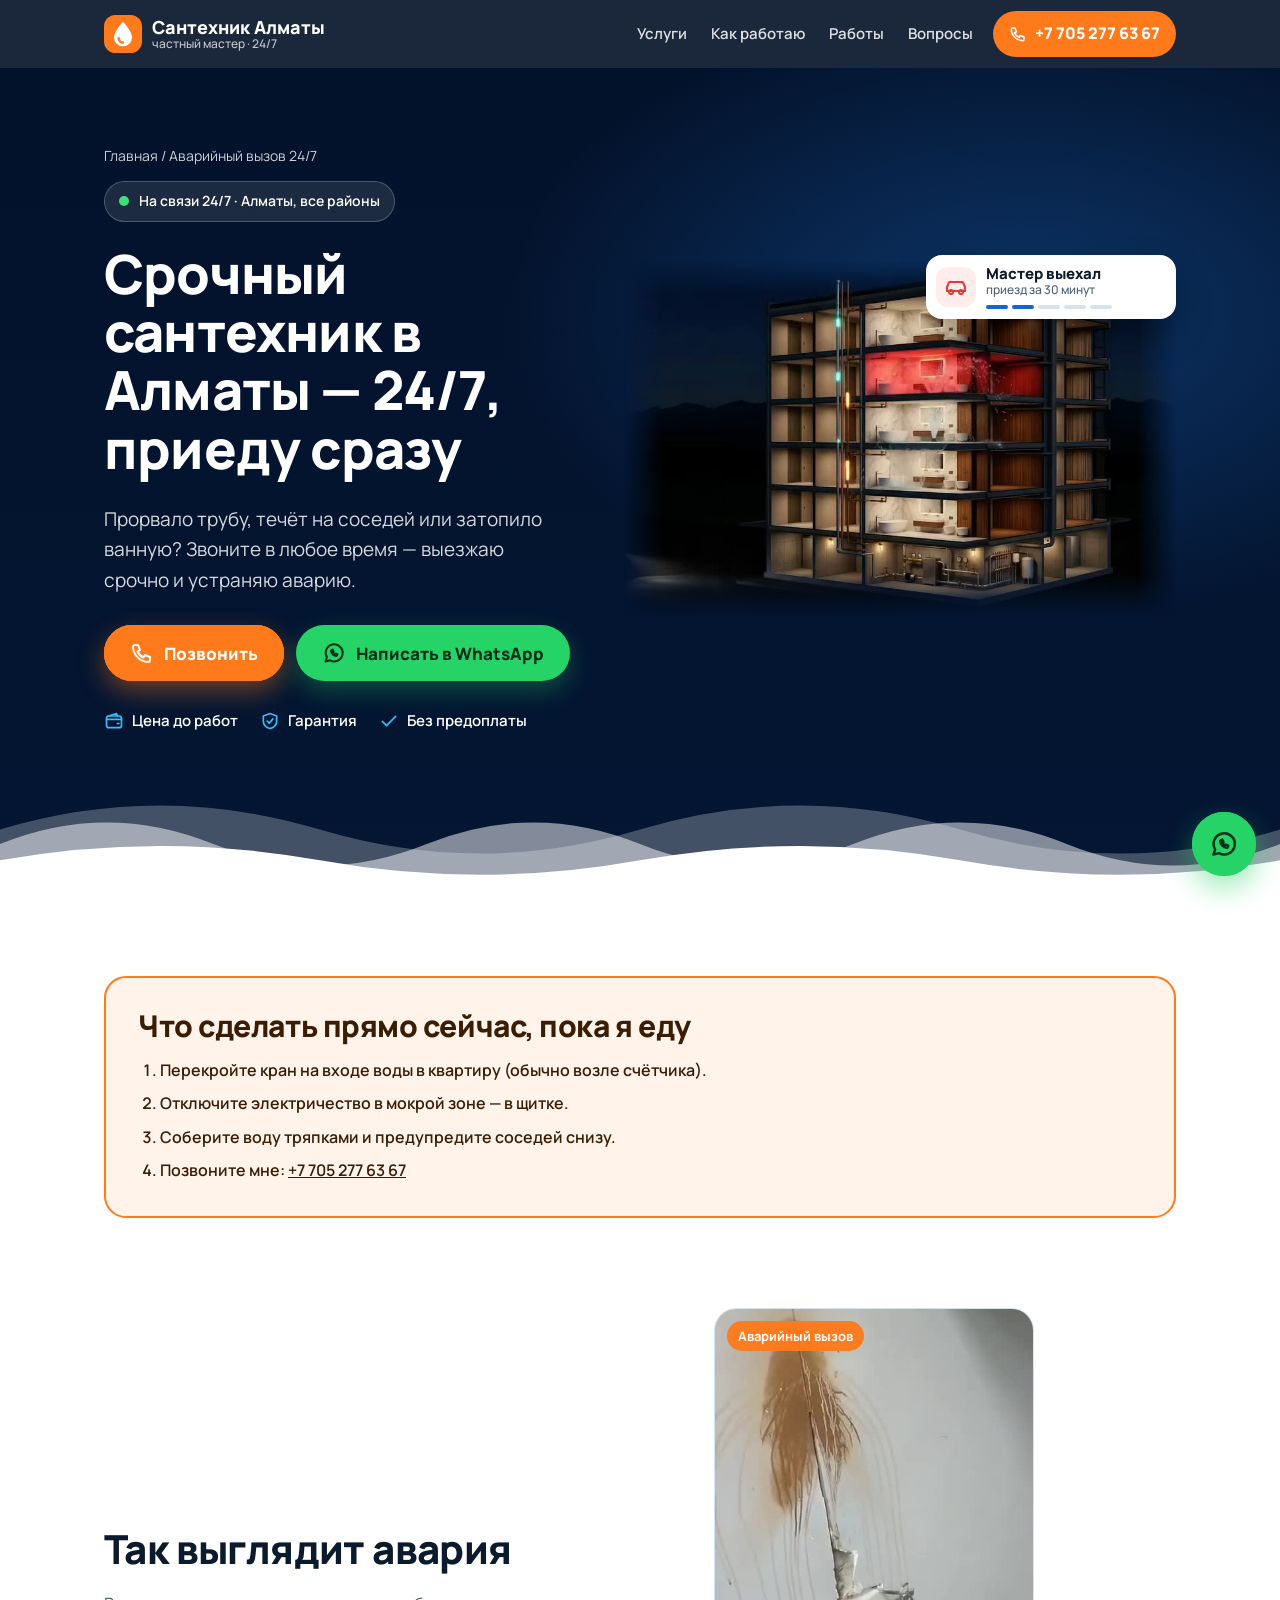
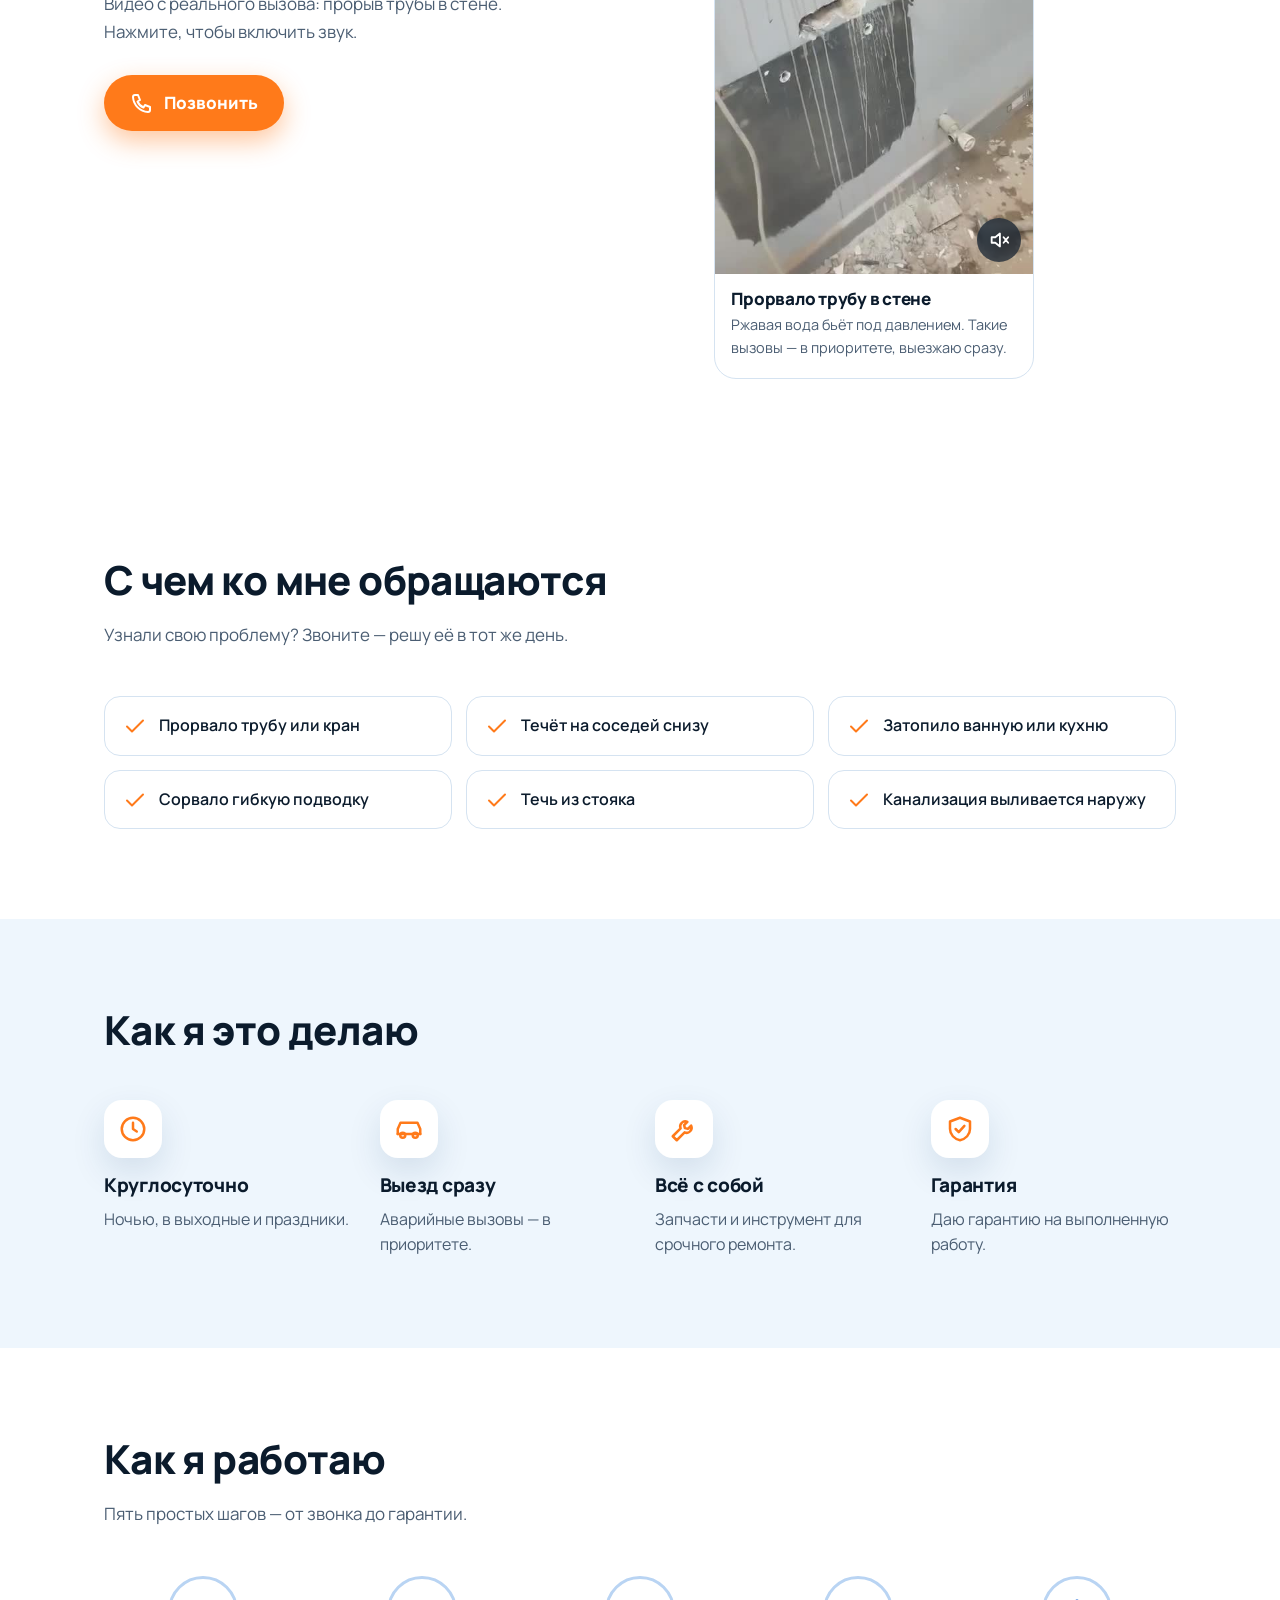
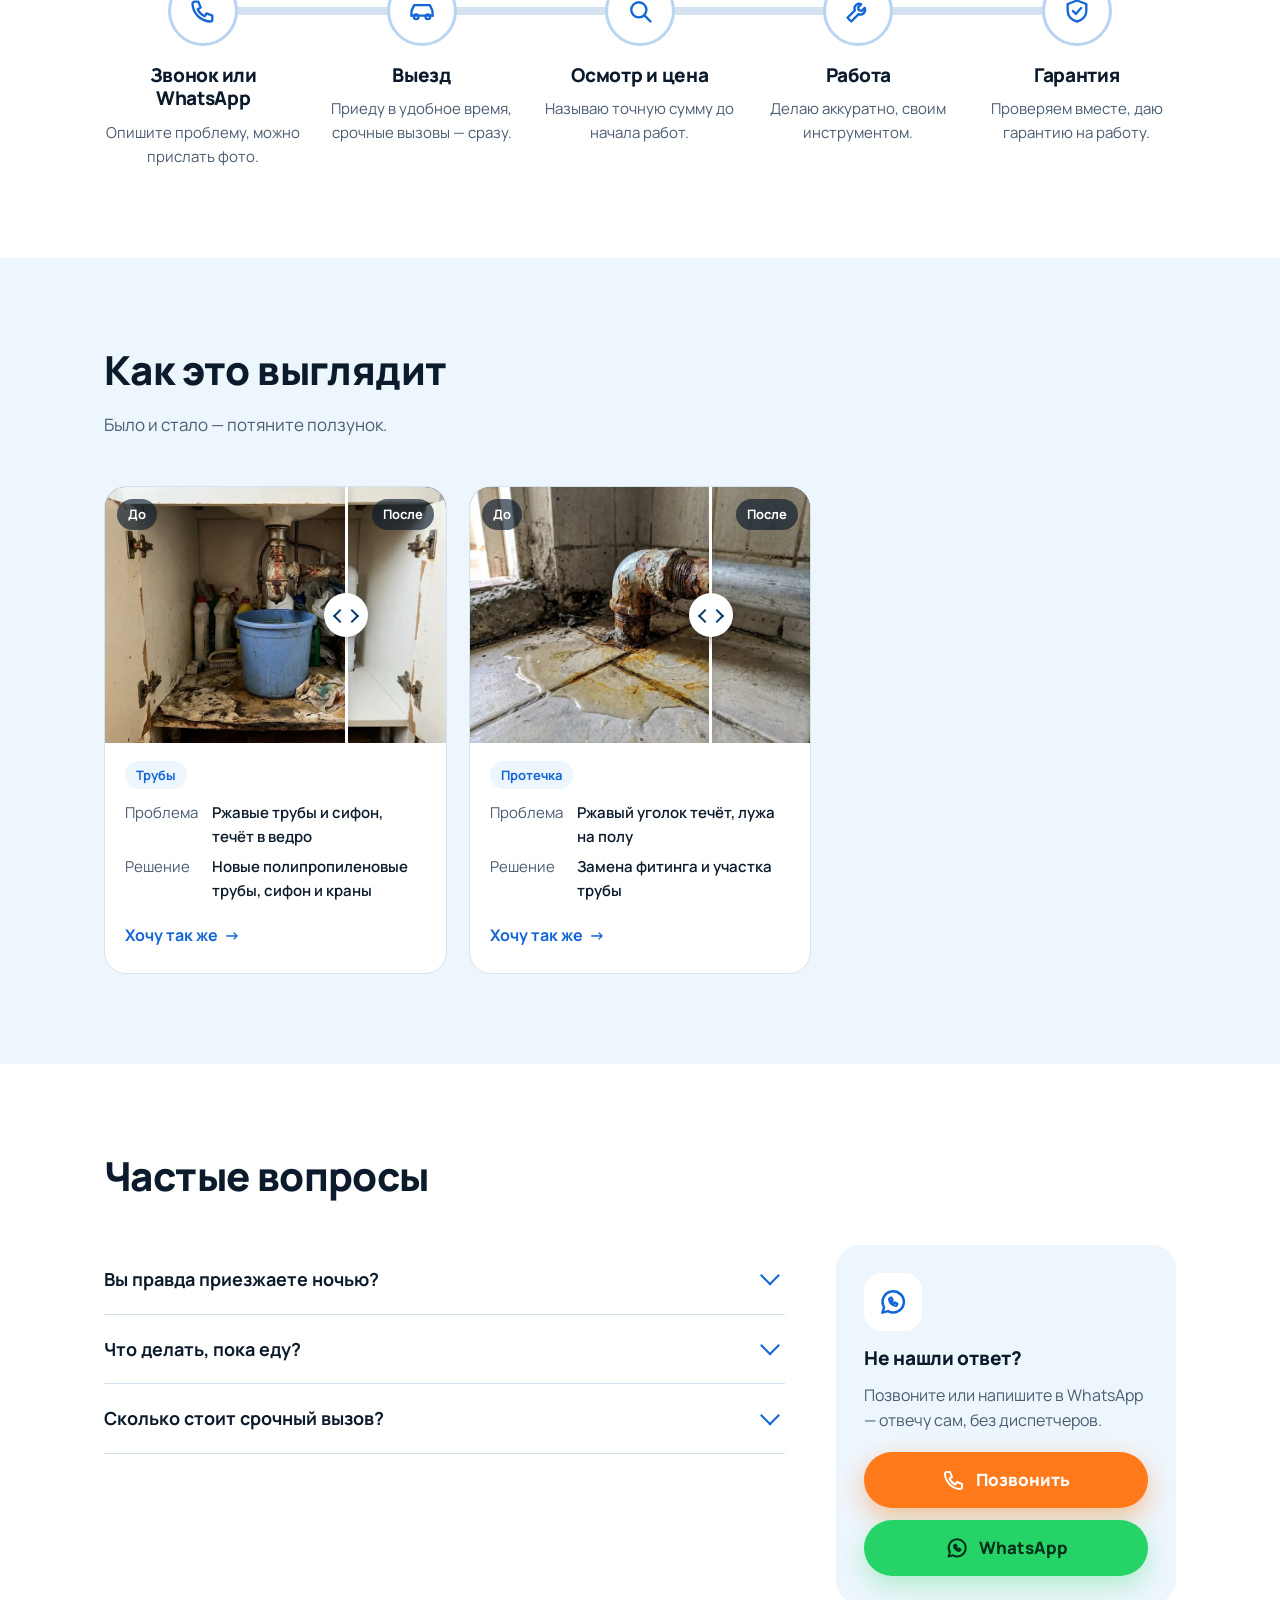
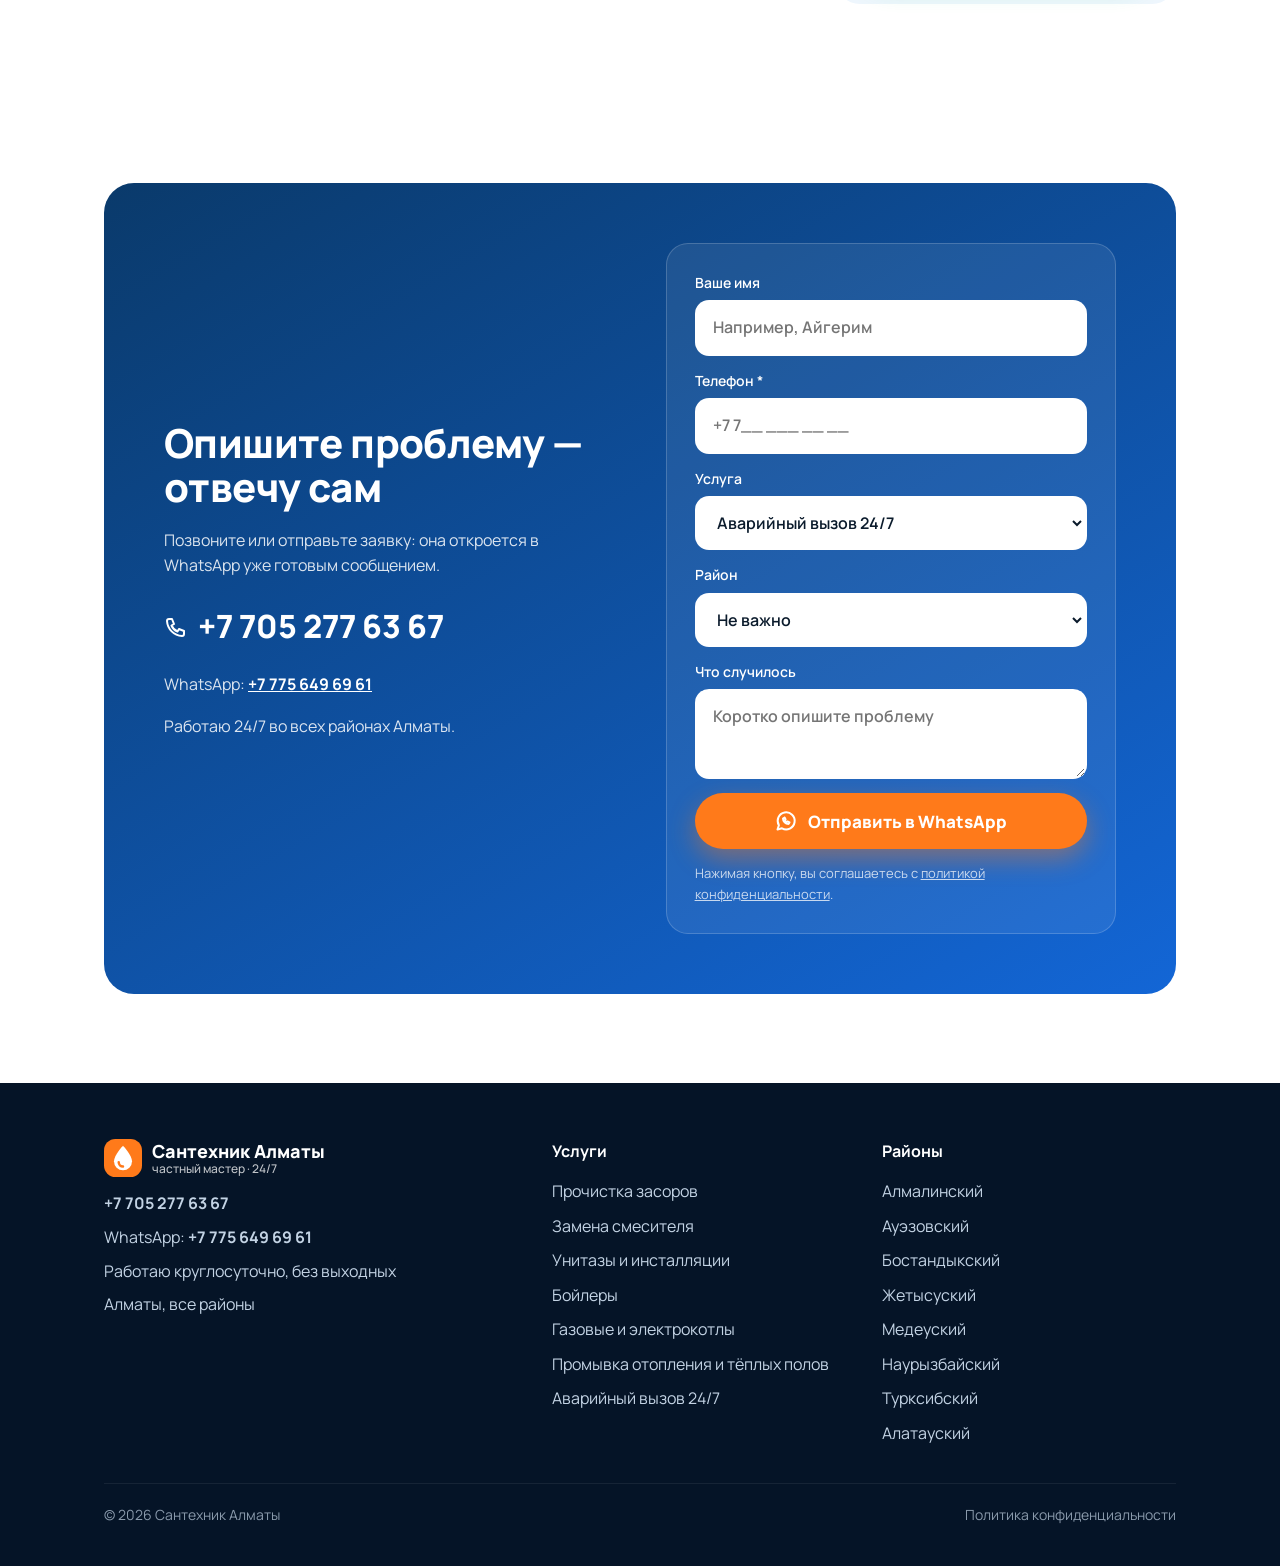
<file: avariya/index.html>
<!DOCTYPE html>
<html lang="ru">
<head>
<meta charset="utf-8">
<meta name="viewport" content="width=device-width,initial-scale=1">
<title>Срочный сантехник в Алматы 24/7 — аварийный вызов</title>
<meta name="description" content="Аварийный сантехник в Алматы круглосуточно: прорыв трубы, течь на соседей, затопление. Выезд срочно, без выходных.">
<link rel="canonical" href="https://m1ras01.github.io/SantechAlmaty/avariya/">
<meta name="theme-color" content="#0a3a6b">
<meta property="og:type" content="website">
<meta property="og:locale" content="ru_KZ">
<meta property="og:title" content="Срочный сантехник в Алматы 24/7 — аварийный вызов">
<meta property="og:description" content="Аварийный сантехник в Алматы круглосуточно: прорыв трубы, течь на соседей, затопление. Выезд срочно, без выходных.">
<meta property="og:url" content="https://m1ras01.github.io/SantechAlmaty/avariya/">
<meta property="og:image" content="https://m1ras01.github.io/SantechAlmaty/img/og.png">
<link rel="icon" href="../img/favicon.svg" type="image/svg+xml">
<link rel="preconnect" href="https://fonts.googleapis.com">
<link rel="preconnect" href="https://fonts.gstatic.com" crossorigin>
<link href="https://fonts.googleapis.com/css2?family=Manrope:wght@500;600;700;800&display=swap" rel="stylesheet">
<link rel="stylesheet" href="../style.css">
<script>document.documentElement.classList.add('js')</script>
<!-- Google Tag Manager: вставьте сюда код GTM (GTM-XXXXXXX) из tagmanager.google.com -->
<script type="application/ld+json">{"@context": "https://schema.org", "@type": "Service", "serviceType": "Аварийный вызов 24/7", "name": "Срочный сантехник в Алматы — 24/7, приеду сразу", "areaServed": {"@type": "City", "name": "Алматы"}, "provider": {"@type": "Plumber", "name": "Сантехник Алматы", "telephone": "+77052776367", "url": "https://m1ras01.github.io/SantechAlmaty/"}}</script><script type="application/ld+json">{"@context": "https://schema.org", "@type": "FAQPage", "mainEntity": [{"@type": "Question", "name": "Вы правда приезжаете ночью?", "acceptedAnswer": {"@type": "Answer", "text": "Да, я на связи 24/7. Звоните — скажу, через сколько буду."}}, {"@type": "Question", "name": "Что делать, пока еду?", "acceptedAnswer": {"@type": "Answer", "text": "Перекройте кран на входе воды, отключите электричество в мокрой зоне и соберите воду."}}, {"@type": "Question", "name": "Сколько стоит срочный вызов?", "acceptedAnswer": {"@type": "Answer", "text": "Скажу по телефону, точную цену ремонта — до начала работ."}}]}</script>
</head>
<body data-wa="77756496961">
<!-- Google Tag Manager (noscript): вставьте сюда вторую часть кода GTM -->
<svg width="0" height="0" style="position:absolute" aria-hidden="true"><defs>
<symbol id="i-phone" viewBox="0 0 24 24"><path d="M5 4h3l2 5-2.5 1.5a11 11 0 0 0 6 6L15 14l5 2v3a2 2 0 0 1-2 2A16 16 0 0 1 3 6a2 2 0 0 1 2-2"/></symbol>
<symbol id="i-chat" viewBox="0 0 24 24"><path d="M3.5 20.5l1.4-4.2A8.5 8.5 0 1 1 8 19.3z"/><path d="M9 9.5c0 3 2.5 5.5 5.5 5.5l1-1.6-2-1-1 .8a4 4 0 0 1-1.7-1.7l.8-1-1-2z"/></symbol>
<symbol id="i-check" viewBox="0 0 24 24"><path d="M4 12.5l5 5L20 6.5"/></symbol>
<symbol id="i-shield" viewBox="0 0 24 24"><path d="M12 3l8 3v6c0 4.5-3.4 8-8 9-4.6-1-8-4.5-8-9V6z"/><path d="M8.5 12l2.5 2.5 4.5-5"/></symbol>
<symbol id="i-clock" viewBox="0 0 24 24"><circle cx="12" cy="12" r="9"/><path d="M12 7v5l3 2"/></symbol>
<symbol id="i-tag" viewBox="0 0 24 24"><path d="M3 12V4h8l10 10-8 8z"/><circle cx="7.5" cy="8" r="1.5"/></symbol>
<symbol id="i-wallet" viewBox="0 0 24 24"><rect x="3" y="6" width="18" height="14" rx="3"/><path d="M3 10h18M16 15h2M6 6l9-3 1 3"/></symbol>
<symbol id="i-drain" viewBox="0 0 24 24"><circle cx="12" cy="12" r="9"/><path d="M12 7a5 5 0 1 1-5 5"/><path d="M12 10a2 2 0 1 1-2 2"/></symbol>
<symbol id="i-faucet" viewBox="0 0 24 24"><path d="M3 9h10a4 4 0 0 1 4 4v1"/><path d="M3 6v6"/><path d="M9 9V5M6 5h6"/><path d="M17 17.5c0 1.2-.8 2-1.8 2s-1.7-.8-1.7-2 1.7-3 1.7-3 1.8 1.8 1.8 3z"/></symbol>
<symbol id="i-toilet" viewBox="0 0 24 24"><path d="M6 3h5v7H6z"/><path d="M3 10h17c0 3.6-3 6.5-7 6.5H10l1 4.5h6"/></symbol>
<symbol id="i-shower" viewBox="0 0 24 24"><path d="M4 21V8a4 4 0 0 1 4-4h1a4 4 0 0 1 4 4"/><path d="M10 9h7"/><path d="M11 13v1M14 13v1M17 13v1M12.5 17v1M15.5 17v1"/></symbol>
<symbol id="i-pipe" viewBox="0 0 24 24"><path d="M2 6h9a4 4 0 0 1 4 4v11"/><path d="M2 10h6a3 3 0 0 1 3 3v8"/><path d="M9 21h8"/></symbol>
<symbol id="i-boiler" viewBox="0 0 24 24"><rect x="6" y="2.5" width="12" height="15.5" rx="5"/><path d="M9 18v3.5M15 18v3.5M12 7v4M10 9h4"/></symbol>
<symbol id="i-washer" viewBox="0 0 24 24"><rect x="4" y="3" width="16" height="18" rx="2.5"/><circle cx="12" cy="13" r="4.5"/><path d="M7 6.5h2M14 6.5h3"/></symbol>
<symbol id="i-drop" viewBox="0 0 24 24"><path d="M12 3s6 6.5 6 11a6 6 0 0 1-12 0c0-4.5 6-11 6-11z"/><path d="M9.5 14.5a2.5 2.5 0 0 0 2.5 2.5"/></symbol>
<symbol id="i-radiator" viewBox="0 0 24 24"><rect x="4" y="5" width="4" height="15" rx="2"/><rect x="10" y="5" width="4" height="15" rx="2"/><rect x="16" y="5" width="4" height="15" rx="2"/><path d="M2 9h2M20 9h2"/></symbol>
<symbol id="i-siren" viewBox="0 0 24 24"><path d="M7 18v-6a5 5 0 0 1 10 0v6"/><rect x="5" y="18" width="14" height="3" rx="1"/><path d="M12 2.5v2M4 6l1.5 1.2M20 6l-1.5 1.2"/></symbol>
<symbol id="i-car" viewBox="0 0 24 24"><path d="M3 16v-4l2.2-5h13.6L21 12v4"/><path d="M3 16h18"/><circle cx="7" cy="17" r="2"/><circle cx="17" cy="17" r="2"/></symbol>
<symbol id="i-search" viewBox="0 0 24 24"><circle cx="11" cy="11" r="6.5"/><path d="M16 16l5 5"/></symbol>
<symbol id="i-wrench" viewBox="0 0 24 24"><path d="M14.7 6.3a4 4 0 0 0-5.4 5.2L3 17.8 6.2 21l6.3-6.3a4 4 0 0 0 5.2-5.4l-2.6 2.6-2.4-.6-.6-2.4z"/></symbol>
<symbol id="i-user" viewBox="0 0 24 24"><circle cx="12" cy="8" r="4"/><path d="M4 21a8 8 0 0 1 16 0"/></symbol>
<symbol id="i-spark" viewBox="0 0 24 24"><path d="M12 3v4M12 17v4M3 12h4M17 12h4M6 6l2.5 2.5M15.5 15.5 18 18M6 18l2.5-2.5M15.5 8.5 18 6"/></symbol>
<symbol id="i-pin" viewBox="0 0 24 24"><path d="M12 21s7-6.2 7-12a7 7 0 0 0-14 0c0 5.8 7 12 7 12z"/><circle cx="12" cy="9" r="2.5"/></symbol>
<symbol id="i-jet" viewBox="0 0 24 24"><path d="M3 12h7"/><path d="M10 9h4v6h-4z"/><path d="M14 12h2M17 8.5l3-1.5M17 12h4M17 15.5l3 1.5"/></symbol>
<symbol id="i-flame" viewBox="0 0 24 24"><rect x="5" y="3" width="14" height="18" rx="2.5"/><path d="M12 17a2.6 2.6 0 0 0 2.6-2.6c0-1.8-2.6-4.4-2.6-4.4s-2.6 2.6-2.6 4.4A2.6 2.6 0 0 0 12 17z"/><path d="M8 6h3"/></symbol>
<symbol id="i-floor" viewBox="0 0 24 24"><path d="M3 20h18"/><path d="M5 16c0-2 2-2 2-4s-2-2-2-4M10 16c0-2 2-2 2-4s-2-2-2-4M15 16c0-2 2-2 2-4s-2-2-2-4"/></symbol>
<symbol id="i-mute" viewBox="0 0 24 24"><path d="M4 9h4l5-4v14l-5-4H4z"/><path d="M17 9l5 6M22 9l-5 6"/></symbol>
<symbol id="i-sound" viewBox="0 0 24 24"><path d="M4 9h4l5-4v14l-5-4H4z"/><path d="M16.5 8.5a5 5 0 0 1 0 7M19 6a8.5 8.5 0 0 1 0 12"/></symbol>
<symbol id="i-camera" viewBox="0 0 24 24"><path d="M4 8h3l2-3h6l2 3h3v11H4z"/><circle cx="12" cy="13" r="3.5"/></symbol>
<linearGradient id="g-bef" x1="0" y1="0" x2="0" y2="1"><stop offset="0" stop-color="#4b4038"/><stop offset="1" stop-color="#231e1a"/></linearGradient>
<linearGradient id="g-aft" x1="0" y1="0" x2="0" y2="1"><stop offset="0" stop-color="#eaf6ff"/><stop offset="1" stop-color="#b9def8"/></linearGradient>
<linearGradient id="g-rust" x1="0" y1="0" x2="0" y2="1"><stop offset="0" stop-color="#8d7a66"/><stop offset=".5" stop-color="#6c5a48"/><stop offset="1" stop-color="#4a3d31"/></linearGradient>
<linearGradient id="g-new" x1="0" y1="0" x2="0" y2="1"><stop offset="0" stop-color="#ffffff"/><stop offset=".5" stop-color="#d9e5ef"/><stop offset="1" stop-color="#93a9bd"/></linearGradient>
<symbol id="ph-before" viewBox="0 0 400 300" preserveAspectRatio="xMidYMid slice">
<rect width="400" height="300" fill="url(#g-bef)"/>
<path d="M0 120h400M0 200h400M100 0v300M200 0v300M300 0v300" stroke="#5a4d43" stroke-width="2" opacity=".5"/>
<path d="M-10 150H210Q240 150 240 180V310" fill="none" stroke="url(#g-rust)" stroke-width="34"/>
<circle cx="70" cy="146" r="9" fill="#9b4f1c" opacity=".8"/><circle cx="150" cy="156" r="12" fill="#a45a22" opacity=".7"/><circle cx="236" cy="210" r="10" fill="#9b4f1c" opacity=".8"/><circle cx="118" cy="140" r="5" fill="#b8682b" opacity=".7"/>
<path d="M150 170c4 8 6 12 6 15a6 6 0 0 1-12 0c0-3 2-7 6-15z" fill="#6fb3d6" opacity=".85"/>
<path d="M150 214c3 6 4 9 4 11a4 4 0 0 1-8 0c0-2 1-5 4-11z" fill="#6fb3d6" opacity=".6"/>
<ellipse cx="160" cy="292" rx="70" ry="9" fill="#6fb3d6" opacity=".35"/>
</symbol>
<symbol id="ph-after" viewBox="0 0 400 300" preserveAspectRatio="xMidYMid slice">
<rect width="400" height="300" fill="url(#g-aft)"/>
<path d="M0 120h400M0 200h400M100 0v300M200 0v300M300 0v300" stroke="#fff" stroke-width="2" opacity=".7"/>
<path d="M-10 150H210Q240 150 240 180V310" fill="none" stroke="url(#g-new)" stroke-width="34"/>
<path d="M-10 142H208" stroke="#fff" stroke-width="5" opacity=".9"/>
<rect x="120" y="128" width="26" height="44" rx="6" fill="#ff7a1a"/><rect x="226" y="236" width="28" height="22" rx="6" fill="#1366d6"/>
<path d="M310 70l6 14 14 6-14 6-6 14-6-14-14-6 14-6z" fill="#fff"/><path d="M80 60l4 9 9 4-9 4-4 9-4-9-9-4 9-4z" fill="#fff" opacity=".9"/>
</symbol>
</defs></svg><header class="top"><div class="wrap">
<a class="logo" href="../"><svg viewBox="0 0 40 40" aria-hidden="true"><rect width="40" height="40" rx="12" fill="#ff7a1a"/><path d="M20 7s9.5 9.8 9.5 16.5a9.5 9.5 0 0 1-19 0C10.5 16.8 20 7 20 7z" fill="#fff"/><path d="M15.5 24.5a4.5 4.5 0 0 0 4.5 4.5" stroke="#ff7a1a" stroke-width="2.6" fill="none" stroke-linecap="round"/></svg><span>Сантехник Алматы<small>частный мастер · 24/7</small></span></a>
<nav class="nav" aria-label="Меню"><a href="../#uslugi">Услуги</a><a href="../#kak">Как работаю</a><a href="../#foto">Работы</a><a href="../#voprosy">Вопросы</a></nav>
<a class="top-phone" href="tel:+77052776367" data-place="header"><svg class="i" aria-hidden="true"><use href="#i-phone"/></svg><span>+7 705 277 63 67</span></a>
</div></header><main><section class="hero"><div class="wrap hero-grid">
<div><div class="crumbs"><a href="../">Главная</a> / Аварийный вызов 24/7</div>
<div class="live"><b></b>На связи 24/7 · Алматы, все районы</div>
<h1>Срочный сантехник в Алматы&nbsp;— 24/7, приеду сразу</h1>
<p class="lead">Прорвало трубу, течёт на соседей или затопило ванную? Звоните в любое время — выезжаю срочно и устраняю аварию.</p>
<div class="cta-row">
<a class="btn btn-call pulse ring" href="tel:+77052776367" data-place="hero"><svg class="i" aria-hidden="true"><use href="#i-phone"/></svg>Позвонить</a>
<a class="btn btn-wa" href="https://wa.me/77756496961?text=Здравствуйте! Нужен сантехник." target="_blank" rel="noopener" data-place="hero"><svg class="i" aria-hidden="true"><use href="#i-chat"/></svg>Написать в WhatsApp</a>
</div>
<ul class="badges">
<li><svg class="i" aria-hidden="true"><use href="#i-wallet"/></svg>Цена до работ</li><li><svg class="i" aria-hidden="true"><use href="#i-shield"/></svg>Гарантия</li><li><svg class="i" aria-hidden="true"><use href="#i-check"/></svg>Без предоплаты</li></ul>
</div>
<div class="hero-art video">
<video class="hero-video" autoplay muted loop playsinline preload="auto" width="896" height="576" poster="../img/hero-poster.jpg" aria-label="Многоэтажный дом в разрезе: в квартире протечка, приезжает мастер и устраняет её"><source src="../img/hero.webm" type="video/webm"><source src="../img/hero.mp4" type="video/mp4"></video>
<div class="chip status" aria-hidden="true"><span class="ic"><svg class="i" aria-hidden="true"><use href="#i-drop"/></svg></span><span><b class="st-t">Система в норме</b><small class="st-s">вода идёт по стоякам</small><span class="st-dots"><i></i><i></i><i></i><i></i><i></i></span></span></div>
</div>
</div><div class="waves" aria-hidden="true">
<svg class="w1" viewBox="0 0 2400 120" preserveAspectRatio="none"><path d="M0 60Q150 10 300 60T600 60T900 60T1200 60T1500 60T1800 60T2100 60T2400 60V120H0Z"/></svg>
<svg class="w2" viewBox="0 0 2400 120" preserveAspectRatio="none"><path d="M0 75Q100 30 200 75T400 75T600 75T800 75T1000 75T1200 75T1400 75T1600 75T1800 75T2000 75T2200 75T2400 75V120H0Z"/></svg>
<svg class="w3" viewBox="0 0 2400 120" preserveAspectRatio="none"><path d="M0 92Q150 62 300 92T600 92T900 92T1200 92T1500 92T1800 92T2100 92T2400 92V120H0Z"/></svg>
</div></section><section class="band" style="padding-bottom:0"><div class="wrap"><div class="urgent rv">
<h2>Что сделать прямо сейчас, пока я еду</h2>
<ol><li>Перекройте кран на входе воды в квартиру (обычно возле счётчика).</li>
<li>Отключите электричество в мокрой зоне — в щитке.</li>
<li>Соберите воду тряпками и предупредите соседей снизу.</li>
<li>Позвоните мне: <a href="tel:+77052776367" data-place="urgent">+7 705 277 63 67</a></li></ol>
</div></div></section><section class="band" id="video"><div class="wrap reels-wrap">
<div class="sec-head rv"><h2>Так выглядит авария</h2><p>Видео с реального вызова: прорыв трубы в стене. Нажмите, чтобы включить звук.</p>
<div class="cta-row"><a class="btn btn-call" href="tel:+77052776367" data-place="video"><svg class="i" aria-hidden="true"><use href="#i-phone"/></svg>Позвонить</a></div></div>
<div class="reels one" data-stagger><figure class="reel">
<div class="reel-v"><video muted loop playsinline preload="none" poster="../img/obj-proryv.jpg" width="480" height="860"><source src="../img/obj-proryv.mp4" type="video/mp4"></video>
<span class="reel-tag">Аварийный вызов</span><button class="snd" type="button" aria-label="Включить звук"><svg class="i" aria-hidden="true"><use href="#i-mute"/></svg></button></div>
<figcaption><h3>Прорвало трубу в стене</h3><p>Ржавая вода бьёт под давлением. Такие вызовы — в приоритете, выезжаю сразу.</p></figcaption></figure></div>
</div></section><section class="band"><div class="wrap">
<div class="sec-head rv"><h2>С чем ко мне обращаются</h2><p>Узнали свою проблему? Звоните — решу её в тот же день.</p></div>
<ul class="problems" data-stagger><li><svg class="i" aria-hidden="true"><use href="#i-check"/></svg><span>Прорвало трубу или кран</span></li><li><svg class="i" aria-hidden="true"><use href="#i-check"/></svg><span>Течёт на соседей снизу</span></li><li><svg class="i" aria-hidden="true"><use href="#i-check"/></svg><span>Затопило ванную или кухню</span></li><li><svg class="i" aria-hidden="true"><use href="#i-check"/></svg><span>Сорвало гибкую подводку</span></li><li><svg class="i" aria-hidden="true"><use href="#i-check"/></svg><span>Течь из стояка</span></li><li><svg class="i" aria-hidden="true"><use href="#i-check"/></svg><span>Канализация выливается наружу</span></li></ul>
</div></section><section class="band alt"><div class="wrap">
<div class="sec-head rv"><h2>Как я это делаю</h2></div>
<div class="why" data-stagger><div><div class="ic-box"><svg class="i" aria-hidden="true"><use href="#i-clock"/></svg></div><h3>Круглосуточно</h3><p>Ночью, в выходные и праздники.</p></div><div><div class="ic-box"><svg class="i" aria-hidden="true"><use href="#i-car"/></svg></div><h3>Выезд сразу</h3><p>Аварийные вызовы — в приоритете.</p></div><div><div class="ic-box"><svg class="i" aria-hidden="true"><use href="#i-wrench"/></svg></div><h3>Всё с собой</h3><p>Запчасти и инструмент для срочного ремонта.</p></div><div><div class="ic-box"><svg class="i" aria-hidden="true"><use href="#i-shield"/></svg></div><h3>Гарантия</h3><p>Даю гарантию на выполненную работу.</p></div></div>
</div></section><section class="band" id="kak"><div class="wrap">
<div class="sec-head rv"><h2>Как я работаю</h2><p>Пять простых шагов — от звонка до гарантии.</p></div>
<ol class="steps"><span class="pipe" aria-hidden="true"><b></b></span><li class="step"><div class="dot"><svg class="i" aria-hidden="true"><use href="#i-phone"/></svg></div><div><h3>Звонок или WhatsApp</h3><p>Опишите проблему, можно прислать фото.</p></div></li><li class="step"><div class="dot"><svg class="i" aria-hidden="true"><use href="#i-car"/></svg></div><div><h3>Выезд</h3><p>Приеду в удобное время, срочные вызовы — сразу.</p></div></li><li class="step"><div class="dot"><svg class="i" aria-hidden="true"><use href="#i-search"/></svg></div><div><h3>Осмотр и цена</h3><p>Называю точную сумму до начала работ.</p></div></li><li class="step"><div class="dot"><svg class="i" aria-hidden="true"><use href="#i-wrench"/></svg></div><div><h3>Работа</h3><p>Делаю аккуратно, своим инструментом.</p></div></li><li class="step"><div class="dot"><svg class="i" aria-hidden="true"><use href="#i-shield"/></svg></div><div><h3>Гарантия</h3><p>Проверяем вместе, даю гарантию на работу.</p></div></li></ol>
</div></section><section class="band alt" id="foto"><div class="wrap">
<div class="sec-head rv"><h2>Как это выглядит</h2><p>Было и стало — потяните ползунок.</p></div>
<div class="reports" data-stagger><article class="rep">
<div class="ba">
<div class="after"><img src="../img/rabota-pipe-posle.webp" alt="После: Новые полипропиленовые трубы, сифон и краны" width="800" height="600" loading="lazy" decoding="async"></div>
<div class="before"><img src="../img/rabota-pipe-do.webp" alt="До: Ржавые трубы и сифон, течёт в ведро" width="800" height="600" loading="lazy" decoding="async"></div>
<span class="lbl l">До</span><span class="lbl r">После</span>
<span class="handle"><i></i></span>
<input type="range" min="0" max="100" value="50" aria-label="Сравнить фото до и после">
</div>
<div class="rep-body">
<div class="tags"><span class="tag">Трубы</span></div>
<dl><dt>Проблема</dt><dd>Ржавые трубы и сифон, течёт в ведро</dd><dt>Решение</dt><dd>Новые полипропиленовые трубы, сифон и краны</dd></dl>
<a class="more" href="#zayavka">Хочу так же</a>
</div></article><article class="rep">
<div class="ba">
<div class="after"><img src="../img/rabota-leak-posle.webp" alt="После: Замена фитинга и участка трубы" width="800" height="600" loading="lazy" decoding="async"></div>
<div class="before"><img src="../img/rabota-leak-do.webp" alt="До: Ржавый уголок течёт, лужа на полу" width="800" height="600" loading="lazy" decoding="async"></div>
<span class="lbl l">До</span><span class="lbl r">После</span>
<span class="handle"><i></i></span>
<input type="range" min="0" max="100" value="50" aria-label="Сравнить фото до и после">
</div>
<div class="rep-body">
<div class="tags"><span class="tag">Протечка</span></div>
<dl><dt>Проблема</dt><dd>Ржавый уголок течёт, лужа на полу</dd><dt>Решение</dt><dd>Замена фитинга и участка трубы</dd></dl>
<a class="more" href="#zayavka">Хочу так же</a>
</div></article></div>
</div></section><section class="band" id="voprosy"><div class="wrap">
<div class="sec-head rv"><h2>Частые вопросы</h2></div>
<div class="faq-grid">
<div class="faq rv"><details><summary>Вы правда приезжаете ночью?</summary><p>Да, я на связи 24/7. Звоните — скажу, через сколько буду.</p></details><details><summary>Что делать, пока еду?</summary><p>Перекройте кран на входе воды, отключите электричество в мокрой зоне и соберите воду.</p></details><details><summary>Сколько стоит срочный вызов?</summary><p>Скажу по телефону, точную цену ремонта — до начала работ.</p></details></div>
<aside class="ask rv"><div class="ic-box"><svg class="i" aria-hidden="true"><use href="#i-chat"/></svg></div><h3>Не нашли ответ?</h3><p>Позвоните или напишите в WhatsApp — отвечу сам, без диспетчеров.</p>
<a class="btn btn-call" href="tel:+77052776367" data-place="faq"><svg class="i" aria-hidden="true"><use href="#i-phone"/></svg>Позвонить</a>
<a class="btn btn-wa" href="https://wa.me/77756496961" target="_blank" rel="noopener" data-place="faq"><svg class="i" aria-hidden="true"><use href="#i-chat"/></svg>WhatsApp</a></aside>
</div>
</div></section><section class="band" id="zayavka"><div class="wrap">
<div class="cta rv">
<div>
<h2>Опишите проблему&nbsp;— отвечу сам</h2>
<p>Позвоните или отправьте заявку: она откроется в WhatsApp уже готовым сообщением.</p>
<a class="phone-big" href="tel:+77052776367" data-place="cta"><svg class="i" aria-hidden="true"><use href="#i-phone"/></svg>+7 705 277 63 67</a>
<p>WhatsApp: <a href="https://wa.me/77756496961" target="_blank" rel="noopener" data-place="cta" style="color:#fff;font-weight:700;white-space:nowrap">+7 775 649 69 61</a></p>
<p>Работаю 24/7 во всех районах Алматы.</p>
</div>
<form class="form" id="lead" novalidate>
<label>Ваше имя<input name="name" autocomplete="name" placeholder="Например, Айгерим"></label>
<label>Телефон *<input name="phone" type="tel" inputmode="tel" autocomplete="tel" placeholder="+7 7__ ___ __ __" required></label>
<label>Услуга<select name="service"><option>Прочистка засоров</option><option>Гидродинамическая промывка канализации</option><option>Замена смесителя</option><option>Унитазы и инсталляции</option><option>Ванны и душевые кабины</option><option>Замена труб</option><option>Бойлеры</option><option>Газовые и электрокотлы</option><option>Отопление</option><option>Промывка отопления и тёплых полов</option><option>Стиральные и посудомоечные машины</option><option>Устранение протечек</option><option selected>Аварийный вызов 24/7</option><option>Другое</option></select></label>
<label>Район<select name="district"><option value="">Не важно</option><option>Алмалинский</option><option>Ауэзовский</option><option>Бостандыкский</option><option>Жетысуский</option><option>Медеуский</option><option>Наурызбайский</option><option>Турксибский</option><option>Алатауский</option></select></label>
<label>Что случилось<textarea name="msg" placeholder="Коротко опишите проблему"></textarea></label>
<button class="btn btn-call" type="submit"><svg class="i" aria-hidden="true"><use href="#i-chat"/></svg>Отправить в WhatsApp</button>
<p class="form-ok" hidden>Заявка готова! Если WhatsApp не открылся, <a href="#" target="_blank" rel="noopener">нажмите здесь</a>.</p>
<small>Нажимая кнопку, вы соглашаетесь с <a href="../privacy.html">политикой конфиденциальности</a>.</small>
</form>
</div></div></section></main><footer class="foot"><div class="wrap">
<div class="foot-grid">
<div><a class="logo" href="../"><svg viewBox="0 0 40 40" aria-hidden="true"><rect width="40" height="40" rx="12" fill="#ff7a1a"/><path d="M20 7s9.5 9.8 9.5 16.5a9.5 9.5 0 0 1-19 0C10.5 16.8 20 7 20 7z" fill="#fff"/><path d="M15.5 24.5a4.5 4.5 0 0 0 4.5 4.5" stroke="#ff7a1a" stroke-width="2.6" fill="none" stroke-linecap="round"/></svg><span>Сантехник Алматы<small>частный мастер · 24/7</small></span></a>
<p><a href="tel:+77052776367" data-place="footer"><b>+7 705 277 63 67</b></a></p>
<p>WhatsApp: <a href="https://wa.me/77756496961" target="_blank" rel="noopener" data-place="footer"><b>+7 775 649 69 61</b></a></p>
<p>Работаю круглосуточно, без выходных</p>
<p>Алматы, все районы</p></div>
<div><h4>Услуги</h4><ul><li><a href="../zasor/">Прочистка засоров</a></li><li><a href="../smesitel/">Замена смесителя</a></li><li><a href="../unitaz/">Унитазы и инсталляции</a></li><li><a href="../boiler/">Бойлеры</a></li><li><a href="../kotly/">Газовые и электрокотлы</a></li><li><a href="../promyvka/">Промывка отопления и тёплых полов</a></li><li><a href="../avariya/">Аварийный вызов 24/7</a></li></ul></div>
<div><h4>Районы</h4><ul><li>Алмалинский</li><li>Ауэзовский</li><li>Бостандыкский</li><li>Жетысуский</li><li>Медеуский</li><li>Наурызбайский</li><li>Турксибский</li><li>Алатауский</li></ul></div>
</div>
<div class="copy"><span>© 2026 Сантехник Алматы</span><a href="../privacy.html">Политика конфиденциальности</a></div>
</div></footer>
<div class="fbar"><a class="btn btn-call" href="tel:+77052776367" data-place="sticky"><svg class="i" aria-hidden="true"><use href="#i-phone"/></svg>Позвонить</a><a class="btn btn-wa" href="https://wa.me/77756496961" target="_blank" rel="noopener" data-place="sticky"><svg class="i" aria-hidden="true"><use href="#i-chat"/></svg>WhatsApp</a></div>
<a class="wa-float" href="https://wa.me/77756496961" target="_blank" rel="noopener" aria-label="Написать в WhatsApp" data-place="float"><svg class="i" aria-hidden="true"><use href="#i-chat"/></svg></a>
<script src="../script.js" defer></script>
</body>
</html>
</file>
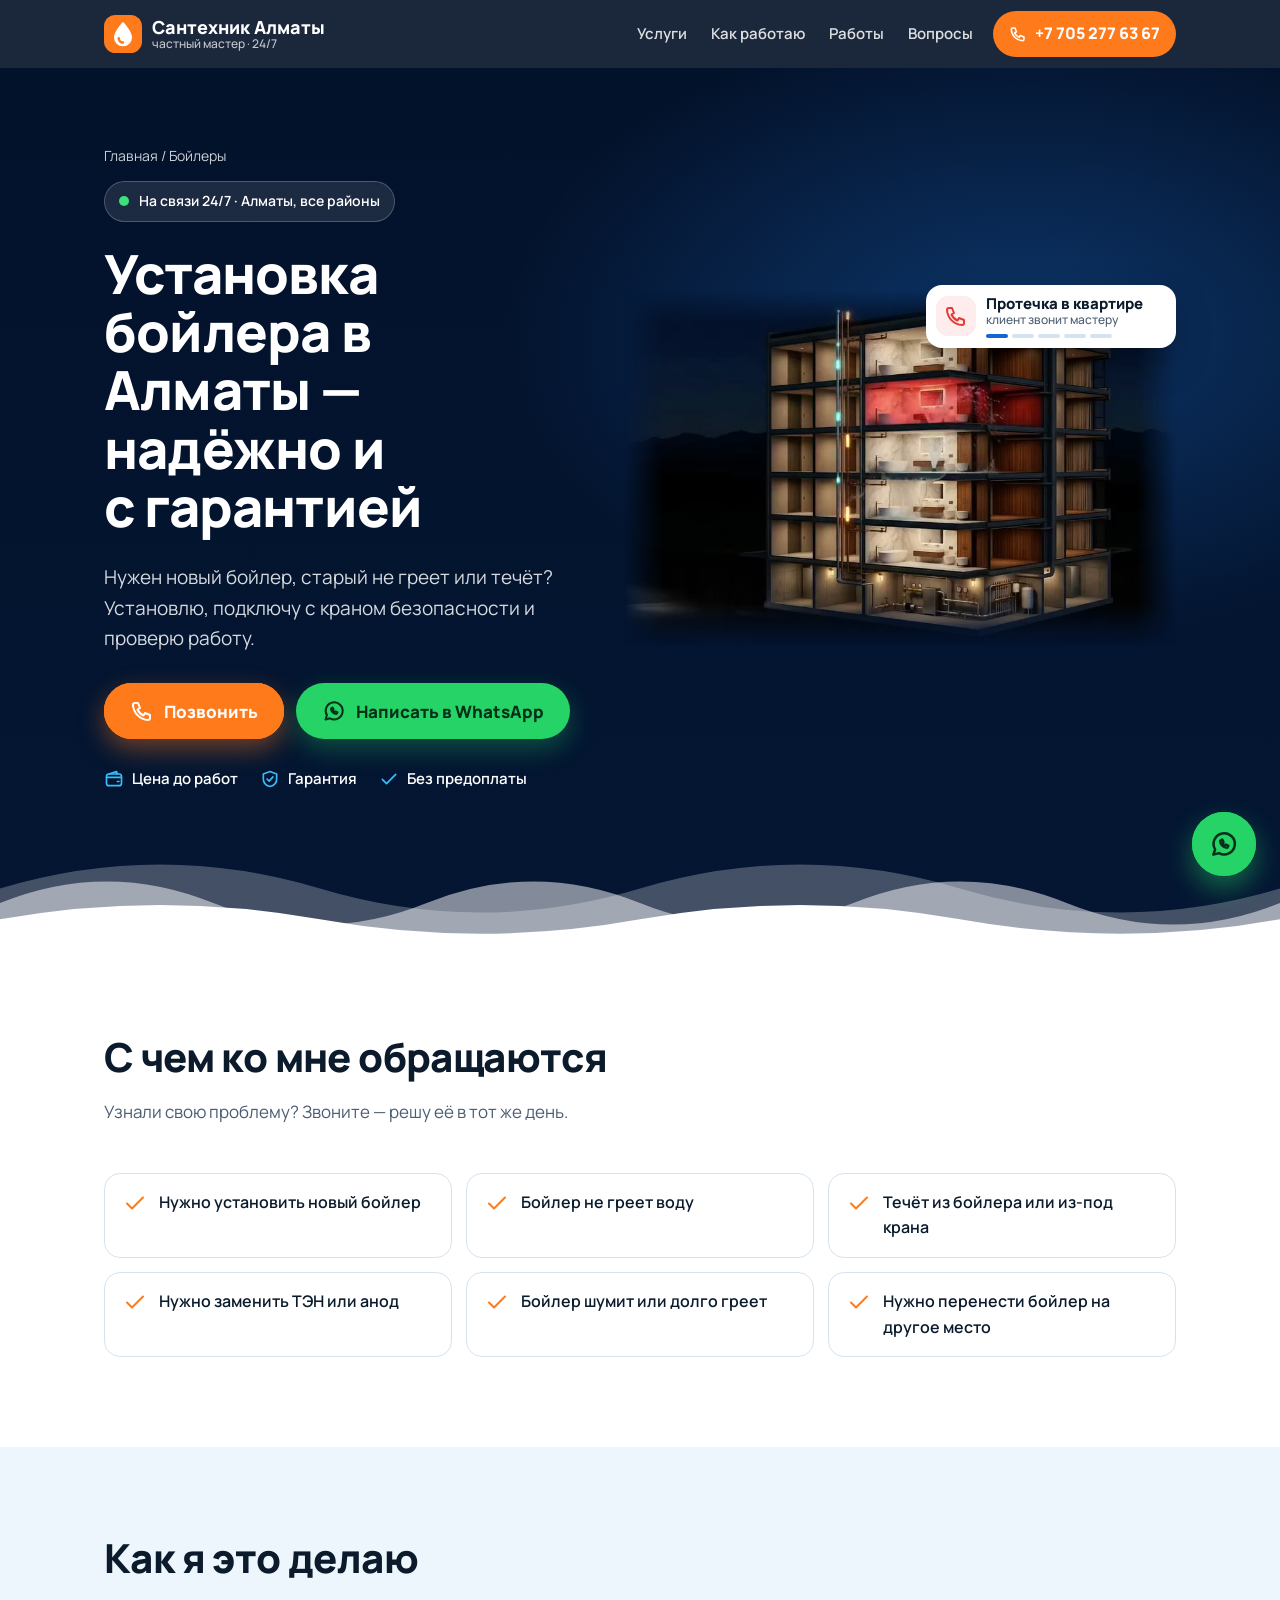
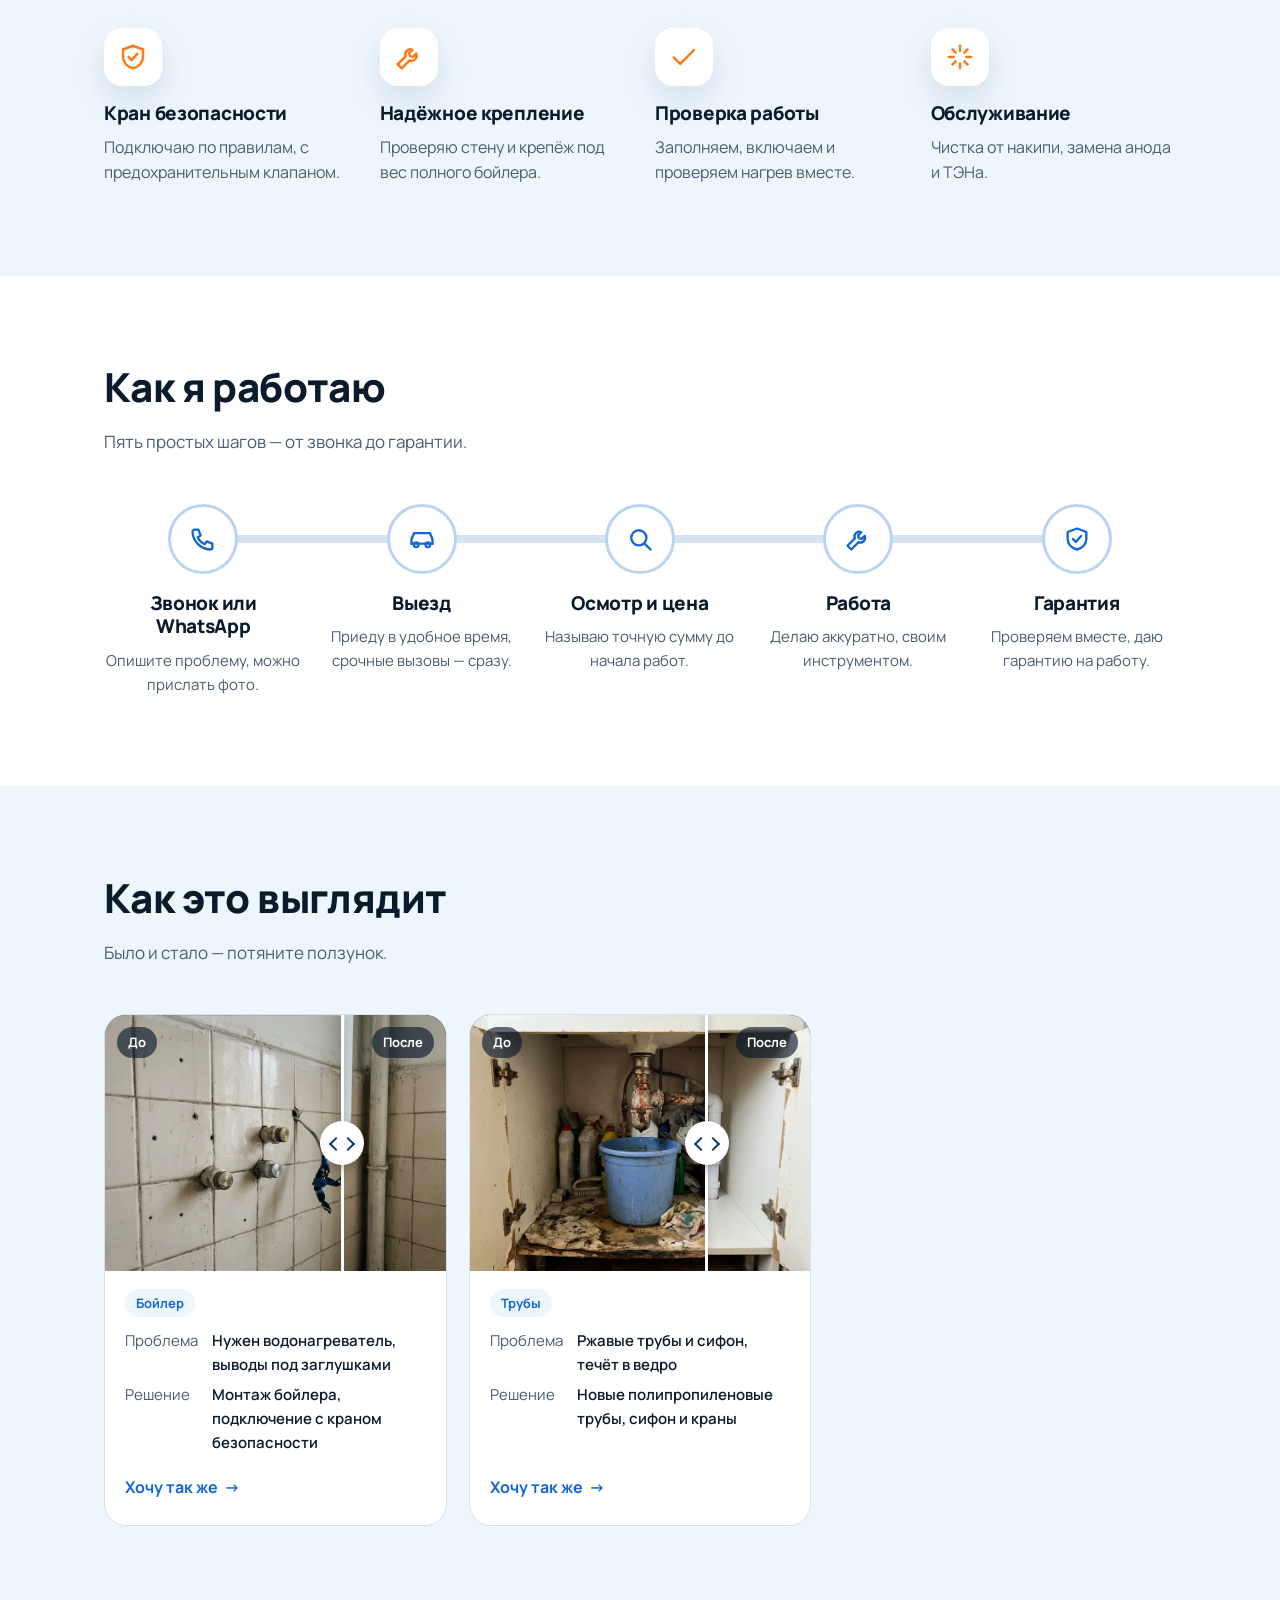
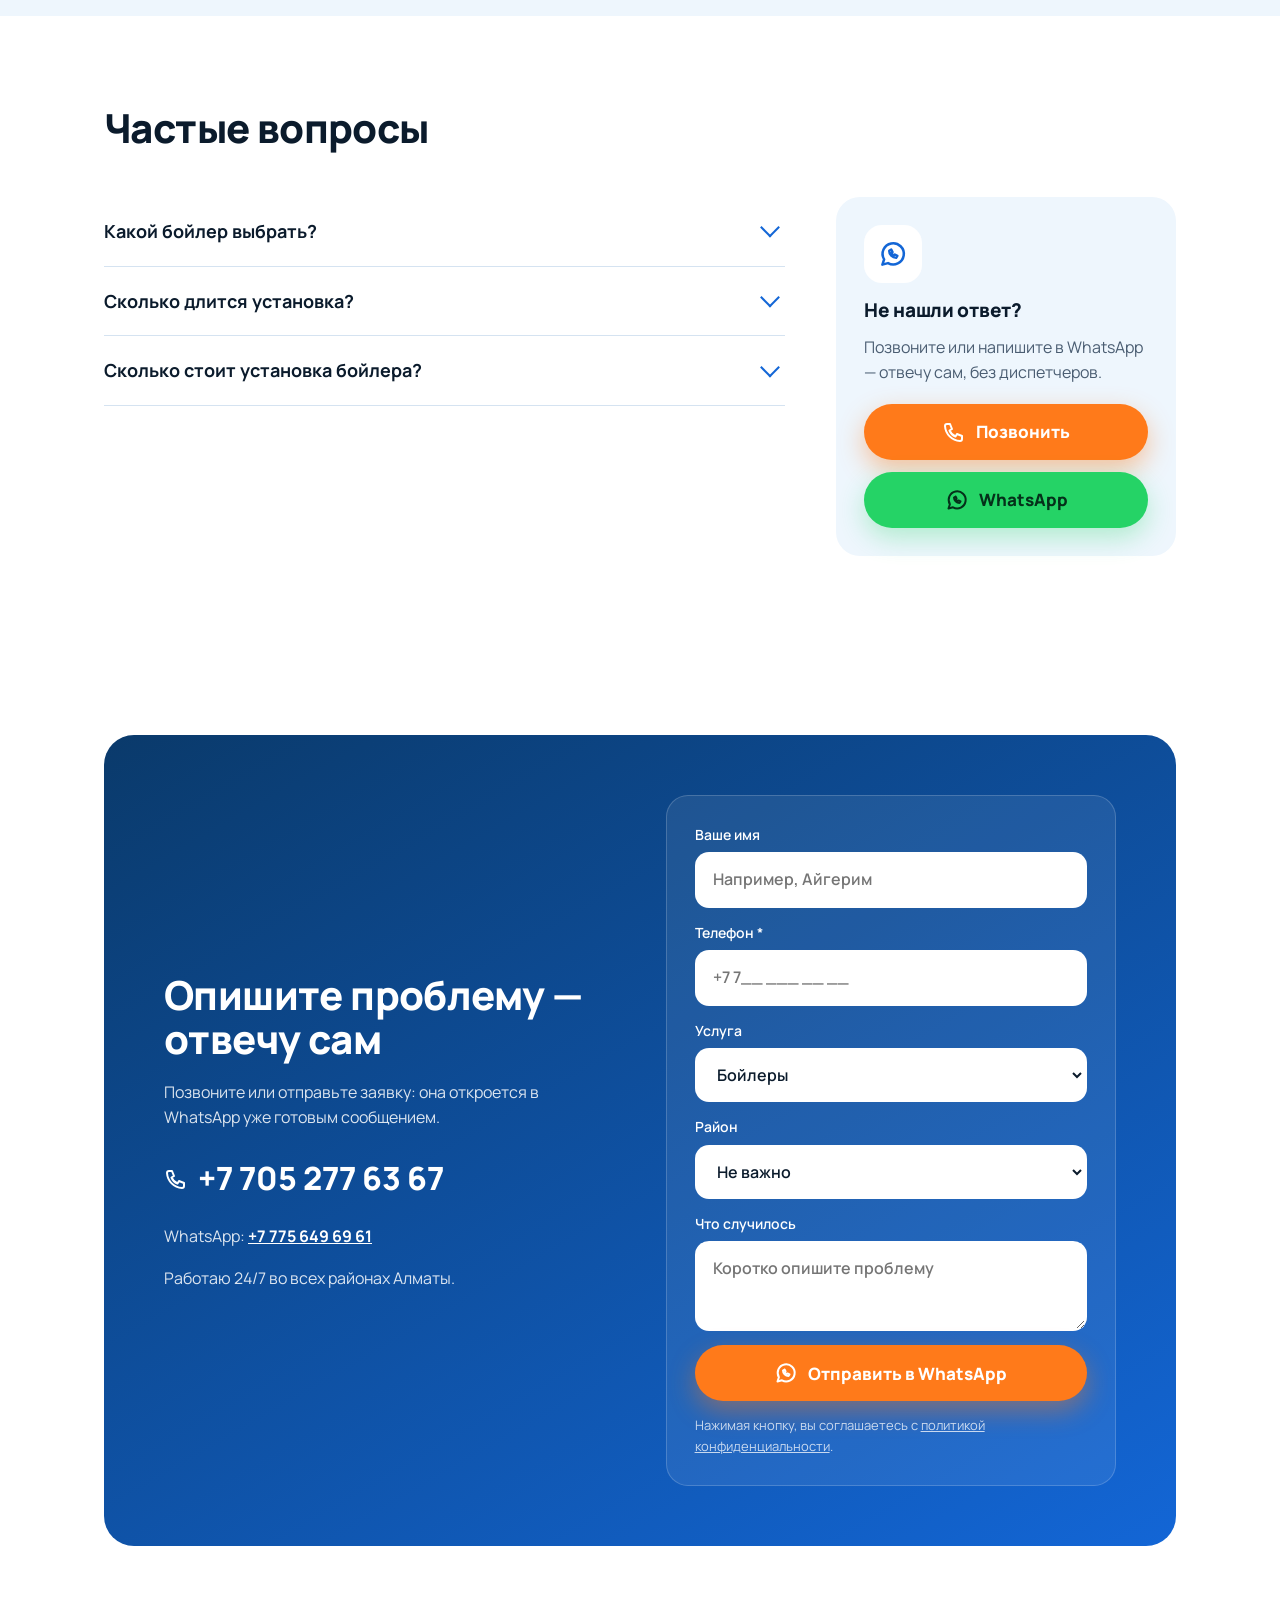
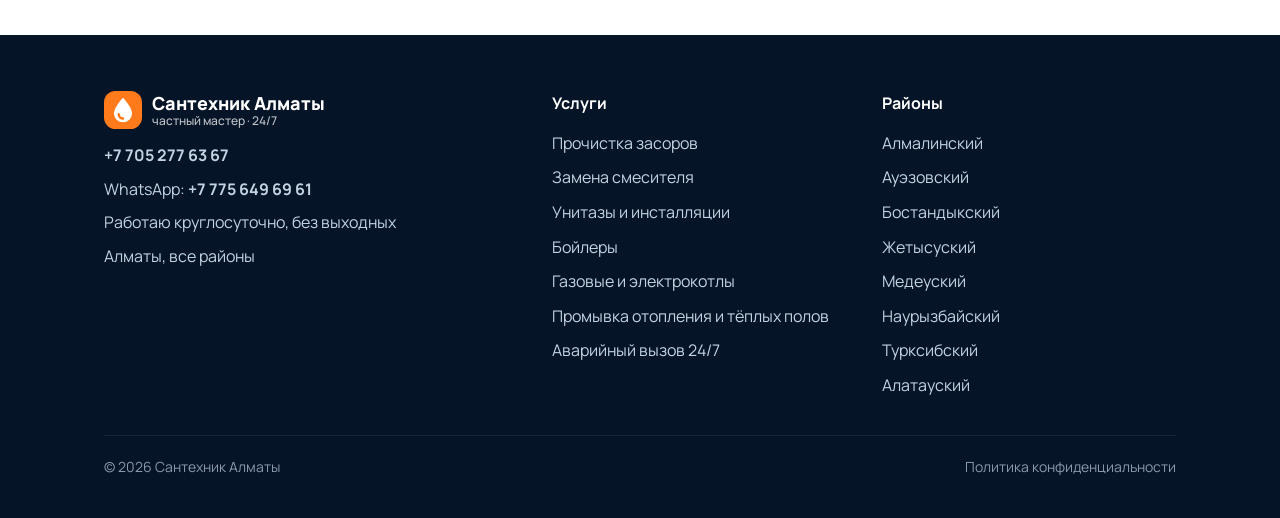
<file: boiler/index.html>
<!DOCTYPE html>
<html lang="ru">
<head>
<meta charset="utf-8">
<meta name="viewport" content="width=device-width,initial-scale=1">
<title>Установка бойлера в Алматы — подключение, ремонт</title>
<meta name="description" content="Установка и подключение бойлера (водонагревателя) в Алматы, замена ТЭНа и анода, перенос. Частный мастер, цена до начала работ.">
<link rel="canonical" href="https://m1ras01.github.io/SantechAlmaty/boiler/">
<meta name="theme-color" content="#0a3a6b">
<meta property="og:type" content="website">
<meta property="og:locale" content="ru_KZ">
<meta property="og:title" content="Установка бойлера в Алматы — подключение, ремонт">
<meta property="og:description" content="Установка и подключение бойлера (водонагревателя) в Алматы, замена ТЭНа и анода, перенос. Частный мастер, цена до начала работ.">
<meta property="og:url" content="https://m1ras01.github.io/SantechAlmaty/boiler/">
<meta property="og:image" content="https://m1ras01.github.io/SantechAlmaty/img/og.png">
<link rel="icon" href="../img/favicon.svg" type="image/svg+xml">
<link rel="preconnect" href="https://fonts.googleapis.com">
<link rel="preconnect" href="https://fonts.gstatic.com" crossorigin>
<link href="https://fonts.googleapis.com/css2?family=Manrope:wght@500;600;700;800&display=swap" rel="stylesheet">
<link rel="stylesheet" href="../style.css">
<script>document.documentElement.classList.add('js')</script>
<!-- Google Tag Manager: вставьте сюда код GTM (GTM-XXXXXXX) из tagmanager.google.com -->
<script type="application/ld+json">{"@context": "https://schema.org", "@type": "Service", "serviceType": "Бойлеры", "name": "Установка бойлера в Алматы — надёжно и с гарантией", "areaServed": {"@type": "City", "name": "Алматы"}, "provider": {"@type": "Plumber", "name": "Сантехник Алматы", "telephone": "+77052776367", "url": "https://m1ras01.github.io/SantechAlmaty/"}}</script><script type="application/ld+json">{"@context": "https://schema.org", "@type": "FAQPage", "mainEntity": [{"@type": "Question", "name": "Какой бойлер выбрать?", "acceptedAnswer": {"@type": "Answer", "text": "Подскажу объём и модель под вашу семью и бюджет."}}, {"@type": "Question", "name": "Сколько длится установка?", "acceptedAnswer": {"@type": "Answer", "text": "Обычно 1,5–3 часа, зависит от места и подводки."}}, {"@type": "Question", "name": "Сколько стоит установка бойлера?", "acceptedAnswer": {"@type": "Answer", "text": "Зависит от объёма и места монтажа. Точная цена — до начала работ."}}]}</script>
</head>
<body data-wa="77756496961">
<!-- Google Tag Manager (noscript): вставьте сюда вторую часть кода GTM -->
<svg width="0" height="0" style="position:absolute" aria-hidden="true"><defs>
<symbol id="i-phone" viewBox="0 0 24 24"><path d="M5 4h3l2 5-2.5 1.5a11 11 0 0 0 6 6L15 14l5 2v3a2 2 0 0 1-2 2A16 16 0 0 1 3 6a2 2 0 0 1 2-2"/></symbol>
<symbol id="i-chat" viewBox="0 0 24 24"><path d="M3.5 20.5l1.4-4.2A8.5 8.5 0 1 1 8 19.3z"/><path d="M9 9.5c0 3 2.5 5.5 5.5 5.5l1-1.6-2-1-1 .8a4 4 0 0 1-1.7-1.7l.8-1-1-2z"/></symbol>
<symbol id="i-check" viewBox="0 0 24 24"><path d="M4 12.5l5 5L20 6.5"/></symbol>
<symbol id="i-shield" viewBox="0 0 24 24"><path d="M12 3l8 3v6c0 4.5-3.4 8-8 9-4.6-1-8-4.5-8-9V6z"/><path d="M8.5 12l2.5 2.5 4.5-5"/></symbol>
<symbol id="i-clock" viewBox="0 0 24 24"><circle cx="12" cy="12" r="9"/><path d="M12 7v5l3 2"/></symbol>
<symbol id="i-tag" viewBox="0 0 24 24"><path d="M3 12V4h8l10 10-8 8z"/><circle cx="7.5" cy="8" r="1.5"/></symbol>
<symbol id="i-wallet" viewBox="0 0 24 24"><rect x="3" y="6" width="18" height="14" rx="3"/><path d="M3 10h18M16 15h2M6 6l9-3 1 3"/></symbol>
<symbol id="i-drain" viewBox="0 0 24 24"><circle cx="12" cy="12" r="9"/><path d="M12 7a5 5 0 1 1-5 5"/><path d="M12 10a2 2 0 1 1-2 2"/></symbol>
<symbol id="i-faucet" viewBox="0 0 24 24"><path d="M3 9h10a4 4 0 0 1 4 4v1"/><path d="M3 6v6"/><path d="M9 9V5M6 5h6"/><path d="M17 17.5c0 1.2-.8 2-1.8 2s-1.7-.8-1.7-2 1.7-3 1.7-3 1.8 1.8 1.8 3z"/></symbol>
<symbol id="i-toilet" viewBox="0 0 24 24"><path d="M6 3h5v7H6z"/><path d="M3 10h17c0 3.6-3 6.5-7 6.5H10l1 4.5h6"/></symbol>
<symbol id="i-shower" viewBox="0 0 24 24"><path d="M4 21V8a4 4 0 0 1 4-4h1a4 4 0 0 1 4 4"/><path d="M10 9h7"/><path d="M11 13v1M14 13v1M17 13v1M12.5 17v1M15.5 17v1"/></symbol>
<symbol id="i-pipe" viewBox="0 0 24 24"><path d="M2 6h9a4 4 0 0 1 4 4v11"/><path d="M2 10h6a3 3 0 0 1 3 3v8"/><path d="M9 21h8"/></symbol>
<symbol id="i-boiler" viewBox="0 0 24 24"><rect x="6" y="2.5" width="12" height="15.5" rx="5"/><path d="M9 18v3.5M15 18v3.5M12 7v4M10 9h4"/></symbol>
<symbol id="i-washer" viewBox="0 0 24 24"><rect x="4" y="3" width="16" height="18" rx="2.5"/><circle cx="12" cy="13" r="4.5"/><path d="M7 6.5h2M14 6.5h3"/></symbol>
<symbol id="i-drop" viewBox="0 0 24 24"><path d="M12 3s6 6.5 6 11a6 6 0 0 1-12 0c0-4.5 6-11 6-11z"/><path d="M9.5 14.5a2.5 2.5 0 0 0 2.5 2.5"/></symbol>
<symbol id="i-radiator" viewBox="0 0 24 24"><rect x="4" y="5" width="4" height="15" rx="2"/><rect x="10" y="5" width="4" height="15" rx="2"/><rect x="16" y="5" width="4" height="15" rx="2"/><path d="M2 9h2M20 9h2"/></symbol>
<symbol id="i-siren" viewBox="0 0 24 24"><path d="M7 18v-6a5 5 0 0 1 10 0v6"/><rect x="5" y="18" width="14" height="3" rx="1"/><path d="M12 2.5v2M4 6l1.5 1.2M20 6l-1.5 1.2"/></symbol>
<symbol id="i-car" viewBox="0 0 24 24"><path d="M3 16v-4l2.2-5h13.6L21 12v4"/><path d="M3 16h18"/><circle cx="7" cy="17" r="2"/><circle cx="17" cy="17" r="2"/></symbol>
<symbol id="i-search" viewBox="0 0 24 24"><circle cx="11" cy="11" r="6.5"/><path d="M16 16l5 5"/></symbol>
<symbol id="i-wrench" viewBox="0 0 24 24"><path d="M14.7 6.3a4 4 0 0 0-5.4 5.2L3 17.8 6.2 21l6.3-6.3a4 4 0 0 0 5.2-5.4l-2.6 2.6-2.4-.6-.6-2.4z"/></symbol>
<symbol id="i-user" viewBox="0 0 24 24"><circle cx="12" cy="8" r="4"/><path d="M4 21a8 8 0 0 1 16 0"/></symbol>
<symbol id="i-spark" viewBox="0 0 24 24"><path d="M12 3v4M12 17v4M3 12h4M17 12h4M6 6l2.5 2.5M15.5 15.5 18 18M6 18l2.5-2.5M15.5 8.5 18 6"/></symbol>
<symbol id="i-pin" viewBox="0 0 24 24"><path d="M12 21s7-6.2 7-12a7 7 0 0 0-14 0c0 5.8 7 12 7 12z"/><circle cx="12" cy="9" r="2.5"/></symbol>
<symbol id="i-jet" viewBox="0 0 24 24"><path d="M3 12h7"/><path d="M10 9h4v6h-4z"/><path d="M14 12h2M17 8.5l3-1.5M17 12h4M17 15.5l3 1.5"/></symbol>
<symbol id="i-flame" viewBox="0 0 24 24"><rect x="5" y="3" width="14" height="18" rx="2.5"/><path d="M12 17a2.6 2.6 0 0 0 2.6-2.6c0-1.8-2.6-4.4-2.6-4.4s-2.6 2.6-2.6 4.4A2.6 2.6 0 0 0 12 17z"/><path d="M8 6h3"/></symbol>
<symbol id="i-floor" viewBox="0 0 24 24"><path d="M3 20h18"/><path d="M5 16c0-2 2-2 2-4s-2-2-2-4M10 16c0-2 2-2 2-4s-2-2-2-4M15 16c0-2 2-2 2-4s-2-2-2-4"/></symbol>
<symbol id="i-mute" viewBox="0 0 24 24"><path d="M4 9h4l5-4v14l-5-4H4z"/><path d="M17 9l5 6M22 9l-5 6"/></symbol>
<symbol id="i-sound" viewBox="0 0 24 24"><path d="M4 9h4l5-4v14l-5-4H4z"/><path d="M16.5 8.5a5 5 0 0 1 0 7M19 6a8.5 8.5 0 0 1 0 12"/></symbol>
<symbol id="i-camera" viewBox="0 0 24 24"><path d="M4 8h3l2-3h6l2 3h3v11H4z"/><circle cx="12" cy="13" r="3.5"/></symbol>
<linearGradient id="g-bef" x1="0" y1="0" x2="0" y2="1"><stop offset="0" stop-color="#4b4038"/><stop offset="1" stop-color="#231e1a"/></linearGradient>
<linearGradient id="g-aft" x1="0" y1="0" x2="0" y2="1"><stop offset="0" stop-color="#eaf6ff"/><stop offset="1" stop-color="#b9def8"/></linearGradient>
<linearGradient id="g-rust" x1="0" y1="0" x2="0" y2="1"><stop offset="0" stop-color="#8d7a66"/><stop offset=".5" stop-color="#6c5a48"/><stop offset="1" stop-color="#4a3d31"/></linearGradient>
<linearGradient id="g-new" x1="0" y1="0" x2="0" y2="1"><stop offset="0" stop-color="#ffffff"/><stop offset=".5" stop-color="#d9e5ef"/><stop offset="1" stop-color="#93a9bd"/></linearGradient>
<symbol id="ph-before" viewBox="0 0 400 300" preserveAspectRatio="xMidYMid slice">
<rect width="400" height="300" fill="url(#g-bef)"/>
<path d="M0 120h400M0 200h400M100 0v300M200 0v300M300 0v300" stroke="#5a4d43" stroke-width="2" opacity=".5"/>
<path d="M-10 150H210Q240 150 240 180V310" fill="none" stroke="url(#g-rust)" stroke-width="34"/>
<circle cx="70" cy="146" r="9" fill="#9b4f1c" opacity=".8"/><circle cx="150" cy="156" r="12" fill="#a45a22" opacity=".7"/><circle cx="236" cy="210" r="10" fill="#9b4f1c" opacity=".8"/><circle cx="118" cy="140" r="5" fill="#b8682b" opacity=".7"/>
<path d="M150 170c4 8 6 12 6 15a6 6 0 0 1-12 0c0-3 2-7 6-15z" fill="#6fb3d6" opacity=".85"/>
<path d="M150 214c3 6 4 9 4 11a4 4 0 0 1-8 0c0-2 1-5 4-11z" fill="#6fb3d6" opacity=".6"/>
<ellipse cx="160" cy="292" rx="70" ry="9" fill="#6fb3d6" opacity=".35"/>
</symbol>
<symbol id="ph-after" viewBox="0 0 400 300" preserveAspectRatio="xMidYMid slice">
<rect width="400" height="300" fill="url(#g-aft)"/>
<path d="M0 120h400M0 200h400M100 0v300M200 0v300M300 0v300" stroke="#fff" stroke-width="2" opacity=".7"/>
<path d="M-10 150H210Q240 150 240 180V310" fill="none" stroke="url(#g-new)" stroke-width="34"/>
<path d="M-10 142H208" stroke="#fff" stroke-width="5" opacity=".9"/>
<rect x="120" y="128" width="26" height="44" rx="6" fill="#ff7a1a"/><rect x="226" y="236" width="28" height="22" rx="6" fill="#1366d6"/>
<path d="M310 70l6 14 14 6-14 6-6 14-6-14-14-6 14-6z" fill="#fff"/><path d="M80 60l4 9 9 4-9 4-4 9-4-9-9-4 9-4z" fill="#fff" opacity=".9"/>
</symbol>
</defs></svg><header class="top"><div class="wrap">
<a class="logo" href="../"><svg viewBox="0 0 40 40" aria-hidden="true"><rect width="40" height="40" rx="12" fill="#ff7a1a"/><path d="M20 7s9.5 9.8 9.5 16.5a9.5 9.5 0 0 1-19 0C10.5 16.8 20 7 20 7z" fill="#fff"/><path d="M15.5 24.5a4.5 4.5 0 0 0 4.5 4.5" stroke="#ff7a1a" stroke-width="2.6" fill="none" stroke-linecap="round"/></svg><span>Сантехник Алматы<small>частный мастер · 24/7</small></span></a>
<nav class="nav" aria-label="Меню"><a href="../#uslugi">Услуги</a><a href="../#kak">Как работаю</a><a href="../#foto">Работы</a><a href="../#voprosy">Вопросы</a></nav>
<a class="top-phone" href="tel:+77052776367" data-place="header"><svg class="i" aria-hidden="true"><use href="#i-phone"/></svg><span>+7 705 277 63 67</span></a>
</div></header><main><section class="hero"><div class="wrap hero-grid">
<div><div class="crumbs"><a href="../">Главная</a> / Бойлеры</div>
<div class="live"><b></b>На связи 24/7 · Алматы, все районы</div>
<h1>Установка бойлера в Алматы&nbsp;— надёжно и с гарантией</h1>
<p class="lead">Нужен новый бойлер, старый не греет или течёт? Установлю, подключу с краном безопасности и проверю работу.</p>
<div class="cta-row">
<a class="btn btn-call pulse ring" href="tel:+77052776367" data-place="hero"><svg class="i" aria-hidden="true"><use href="#i-phone"/></svg>Позвонить</a>
<a class="btn btn-wa" href="https://wa.me/77756496961?text=Здравствуйте! Нужен сантехник." target="_blank" rel="noopener" data-place="hero"><svg class="i" aria-hidden="true"><use href="#i-chat"/></svg>Написать в WhatsApp</a>
</div>
<ul class="badges">
<li><svg class="i" aria-hidden="true"><use href="#i-wallet"/></svg>Цена до работ</li><li><svg class="i" aria-hidden="true"><use href="#i-shield"/></svg>Гарантия</li><li><svg class="i" aria-hidden="true"><use href="#i-check"/></svg>Без предоплаты</li></ul>
</div>
<div class="hero-art video">
<video class="hero-video" autoplay muted loop playsinline preload="auto" width="896" height="576" poster="../img/hero-poster.jpg" aria-label="Многоэтажный дом в разрезе: в квартире протечка, приезжает мастер и устраняет её"><source src="../img/hero.webm" type="video/webm"><source src="../img/hero.mp4" type="video/mp4"></video>
<div class="chip status" aria-hidden="true"><span class="ic"><svg class="i" aria-hidden="true"><use href="#i-drop"/></svg></span><span><b class="st-t">Система в норме</b><small class="st-s">вода идёт по стоякам</small><span class="st-dots"><i></i><i></i><i></i><i></i><i></i></span></span></div>
</div>
</div><div class="waves" aria-hidden="true">
<svg class="w1" viewBox="0 0 2400 120" preserveAspectRatio="none"><path d="M0 60Q150 10 300 60T600 60T900 60T1200 60T1500 60T1800 60T2100 60T2400 60V120H0Z"/></svg>
<svg class="w2" viewBox="0 0 2400 120" preserveAspectRatio="none"><path d="M0 75Q100 30 200 75T400 75T600 75T800 75T1000 75T1200 75T1400 75T1600 75T1800 75T2000 75T2200 75T2400 75V120H0Z"/></svg>
<svg class="w3" viewBox="0 0 2400 120" preserveAspectRatio="none"><path d="M0 92Q150 62 300 92T600 92T900 92T1200 92T1500 92T1800 92T2100 92T2400 92V120H0Z"/></svg>
</div></section><section class="band"><div class="wrap">
<div class="sec-head rv"><h2>С чем ко мне обращаются</h2><p>Узнали свою проблему? Звоните — решу её в тот же день.</p></div>
<ul class="problems" data-stagger><li><svg class="i" aria-hidden="true"><use href="#i-check"/></svg><span>Нужно установить новый бойлер</span></li><li><svg class="i" aria-hidden="true"><use href="#i-check"/></svg><span>Бойлер не греет воду</span></li><li><svg class="i" aria-hidden="true"><use href="#i-check"/></svg><span>Течёт из бойлера или из-под крана</span></li><li><svg class="i" aria-hidden="true"><use href="#i-check"/></svg><span>Нужно заменить ТЭН или анод</span></li><li><svg class="i" aria-hidden="true"><use href="#i-check"/></svg><span>Бойлер шумит или долго греет</span></li><li><svg class="i" aria-hidden="true"><use href="#i-check"/></svg><span>Нужно перенести бойлер на другое место</span></li></ul>
</div></section><section class="band alt"><div class="wrap">
<div class="sec-head rv"><h2>Как я это делаю</h2></div>
<div class="why" data-stagger><div><div class="ic-box"><svg class="i" aria-hidden="true"><use href="#i-shield"/></svg></div><h3>Кран безопасности</h3><p>Подключаю по правилам, с предохранительным клапаном.</p></div><div><div class="ic-box"><svg class="i" aria-hidden="true"><use href="#i-wrench"/></svg></div><h3>Надёжное крепление</h3><p>Проверяю стену и крепёж под вес полного бойлера.</p></div><div><div class="ic-box"><svg class="i" aria-hidden="true"><use href="#i-check"/></svg></div><h3>Проверка работы</h3><p>Заполняем, включаем и проверяем нагрев вместе.</p></div><div><div class="ic-box"><svg class="i" aria-hidden="true"><use href="#i-spark"/></svg></div><h3>Обслуживание</h3><p>Чистка от накипи, замена анода и ТЭНа.</p></div></div>
</div></section><section class="band" id="kak"><div class="wrap">
<div class="sec-head rv"><h2>Как я работаю</h2><p>Пять простых шагов — от звонка до гарантии.</p></div>
<ol class="steps"><span class="pipe" aria-hidden="true"><b></b></span><li class="step"><div class="dot"><svg class="i" aria-hidden="true"><use href="#i-phone"/></svg></div><div><h3>Звонок или WhatsApp</h3><p>Опишите проблему, можно прислать фото.</p></div></li><li class="step"><div class="dot"><svg class="i" aria-hidden="true"><use href="#i-car"/></svg></div><div><h3>Выезд</h3><p>Приеду в удобное время, срочные вызовы — сразу.</p></div></li><li class="step"><div class="dot"><svg class="i" aria-hidden="true"><use href="#i-search"/></svg></div><div><h3>Осмотр и цена</h3><p>Называю точную сумму до начала работ.</p></div></li><li class="step"><div class="dot"><svg class="i" aria-hidden="true"><use href="#i-wrench"/></svg></div><div><h3>Работа</h3><p>Делаю аккуратно, своим инструментом.</p></div></li><li class="step"><div class="dot"><svg class="i" aria-hidden="true"><use href="#i-shield"/></svg></div><div><h3>Гарантия</h3><p>Проверяем вместе, даю гарантию на работу.</p></div></li></ol>
</div></section><section class="band alt" id="foto"><div class="wrap">
<div class="sec-head rv"><h2>Как это выглядит</h2><p>Было и стало — потяните ползунок.</p></div>
<div class="reports" data-stagger><article class="rep">
<div class="ba">
<div class="after"><img src="../img/rabota-boiler-posle.webp" alt="После: Монтаж бойлера, подключение с краном безопасности" width="800" height="600" loading="lazy" decoding="async"></div>
<div class="before"><img src="../img/rabota-boiler-do.webp" alt="До: Нужен водонагреватель, выводы под заглушками" width="800" height="600" loading="lazy" decoding="async"></div>
<span class="lbl l">До</span><span class="lbl r">После</span>
<span class="handle"><i></i></span>
<input type="range" min="0" max="100" value="50" aria-label="Сравнить фото до и после">
</div>
<div class="rep-body">
<div class="tags"><span class="tag">Бойлер</span></div>
<dl><dt>Проблема</dt><dd>Нужен водонагреватель, выводы под заглушками</dd><dt>Решение</dt><dd>Монтаж бойлера, подключение с краном безопасности</dd></dl>
<a class="more" href="#zayavka">Хочу так же</a>
</div></article><article class="rep">
<div class="ba">
<div class="after"><img src="../img/rabota-pipe-posle.webp" alt="После: Новые полипропиленовые трубы, сифон и краны" width="800" height="600" loading="lazy" decoding="async"></div>
<div class="before"><img src="../img/rabota-pipe-do.webp" alt="До: Ржавые трубы и сифон, течёт в ведро" width="800" height="600" loading="lazy" decoding="async"></div>
<span class="lbl l">До</span><span class="lbl r">После</span>
<span class="handle"><i></i></span>
<input type="range" min="0" max="100" value="50" aria-label="Сравнить фото до и после">
</div>
<div class="rep-body">
<div class="tags"><span class="tag">Трубы</span></div>
<dl><dt>Проблема</dt><dd>Ржавые трубы и сифон, течёт в ведро</dd><dt>Решение</dt><dd>Новые полипропиленовые трубы, сифон и краны</dd></dl>
<a class="more" href="#zayavka">Хочу так же</a>
</div></article></div>
</div></section><section class="band" id="voprosy"><div class="wrap">
<div class="sec-head rv"><h2>Частые вопросы</h2></div>
<div class="faq-grid">
<div class="faq rv"><details><summary>Какой бойлер выбрать?</summary><p>Подскажу объём и модель под вашу семью и бюджет.</p></details><details><summary>Сколько длится установка?</summary><p>Обычно 1,5–3 часа, зависит от места и подводки.</p></details><details><summary>Сколько стоит установка бойлера?</summary><p>Зависит от объёма и места монтажа. Точная цена — до начала работ.</p></details></div>
<aside class="ask rv"><div class="ic-box"><svg class="i" aria-hidden="true"><use href="#i-chat"/></svg></div><h3>Не нашли ответ?</h3><p>Позвоните или напишите в WhatsApp — отвечу сам, без диспетчеров.</p>
<a class="btn btn-call" href="tel:+77052776367" data-place="faq"><svg class="i" aria-hidden="true"><use href="#i-phone"/></svg>Позвонить</a>
<a class="btn btn-wa" href="https://wa.me/77756496961" target="_blank" rel="noopener" data-place="faq"><svg class="i" aria-hidden="true"><use href="#i-chat"/></svg>WhatsApp</a></aside>
</div>
</div></section><section class="band" id="zayavka"><div class="wrap">
<div class="cta rv">
<div>
<h2>Опишите проблему&nbsp;— отвечу сам</h2>
<p>Позвоните или отправьте заявку: она откроется в WhatsApp уже готовым сообщением.</p>
<a class="phone-big" href="tel:+77052776367" data-place="cta"><svg class="i" aria-hidden="true"><use href="#i-phone"/></svg>+7 705 277 63 67</a>
<p>WhatsApp: <a href="https://wa.me/77756496961" target="_blank" rel="noopener" data-place="cta" style="color:#fff;font-weight:700;white-space:nowrap">+7 775 649 69 61</a></p>
<p>Работаю 24/7 во всех районах Алматы.</p>
</div>
<form class="form" id="lead" novalidate>
<label>Ваше имя<input name="name" autocomplete="name" placeholder="Например, Айгерим"></label>
<label>Телефон *<input name="phone" type="tel" inputmode="tel" autocomplete="tel" placeholder="+7 7__ ___ __ __" required></label>
<label>Услуга<select name="service"><option>Прочистка засоров</option><option>Гидродинамическая промывка канализации</option><option>Замена смесителя</option><option>Унитазы и инсталляции</option><option>Ванны и душевые кабины</option><option>Замена труб</option><option selected>Бойлеры</option><option>Газовые и электрокотлы</option><option>Отопление</option><option>Промывка отопления и тёплых полов</option><option>Стиральные и посудомоечные машины</option><option>Устранение протечек</option><option>Аварийный вызов 24/7</option><option>Другое</option></select></label>
<label>Район<select name="district"><option value="">Не важно</option><option>Алмалинский</option><option>Ауэзовский</option><option>Бостандыкский</option><option>Жетысуский</option><option>Медеуский</option><option>Наурызбайский</option><option>Турксибский</option><option>Алатауский</option></select></label>
<label>Что случилось<textarea name="msg" placeholder="Коротко опишите проблему"></textarea></label>
<button class="btn btn-call" type="submit"><svg class="i" aria-hidden="true"><use href="#i-chat"/></svg>Отправить в WhatsApp</button>
<p class="form-ok" hidden>Заявка готова! Если WhatsApp не открылся, <a href="#" target="_blank" rel="noopener">нажмите здесь</a>.</p>
<small>Нажимая кнопку, вы соглашаетесь с <a href="../privacy.html">политикой конфиденциальности</a>.</small>
</form>
</div></div></section></main><footer class="foot"><div class="wrap">
<div class="foot-grid">
<div><a class="logo" href="../"><svg viewBox="0 0 40 40" aria-hidden="true"><rect width="40" height="40" rx="12" fill="#ff7a1a"/><path d="M20 7s9.5 9.8 9.5 16.5a9.5 9.5 0 0 1-19 0C10.5 16.8 20 7 20 7z" fill="#fff"/><path d="M15.5 24.5a4.5 4.5 0 0 0 4.5 4.5" stroke="#ff7a1a" stroke-width="2.6" fill="none" stroke-linecap="round"/></svg><span>Сантехник Алматы<small>частный мастер · 24/7</small></span></a>
<p><a href="tel:+77052776367" data-place="footer"><b>+7 705 277 63 67</b></a></p>
<p>WhatsApp: <a href="https://wa.me/77756496961" target="_blank" rel="noopener" data-place="footer"><b>+7 775 649 69 61</b></a></p>
<p>Работаю круглосуточно, без выходных</p>
<p>Алматы, все районы</p></div>
<div><h4>Услуги</h4><ul><li><a href="../zasor/">Прочистка засоров</a></li><li><a href="../smesitel/">Замена смесителя</a></li><li><a href="../unitaz/">Унитазы и инсталляции</a></li><li><a href="../boiler/">Бойлеры</a></li><li><a href="../kotly/">Газовые и электрокотлы</a></li><li><a href="../promyvka/">Промывка отопления и тёплых полов</a></li><li><a href="../avariya/">Аварийный вызов 24/7</a></li></ul></div>
<div><h4>Районы</h4><ul><li>Алмалинский</li><li>Ауэзовский</li><li>Бостандыкский</li><li>Жетысуский</li><li>Медеуский</li><li>Наурызбайский</li><li>Турксибский</li><li>Алатауский</li></ul></div>
</div>
<div class="copy"><span>© 2026 Сантехник Алматы</span><a href="../privacy.html">Политика конфиденциальности</a></div>
</div></footer>
<div class="fbar"><a class="btn btn-call" href="tel:+77052776367" data-place="sticky"><svg class="i" aria-hidden="true"><use href="#i-phone"/></svg>Позвонить</a><a class="btn btn-wa" href="https://wa.me/77756496961" target="_blank" rel="noopener" data-place="sticky"><svg class="i" aria-hidden="true"><use href="#i-chat"/></svg>WhatsApp</a></div>
<a class="wa-float" href="https://wa.me/77756496961" target="_blank" rel="noopener" aria-label="Написать в WhatsApp" data-place="float"><svg class="i" aria-hidden="true"><use href="#i-chat"/></svg></a>
<script src="../script.js" defer></script>
</body>
</html>
</file>
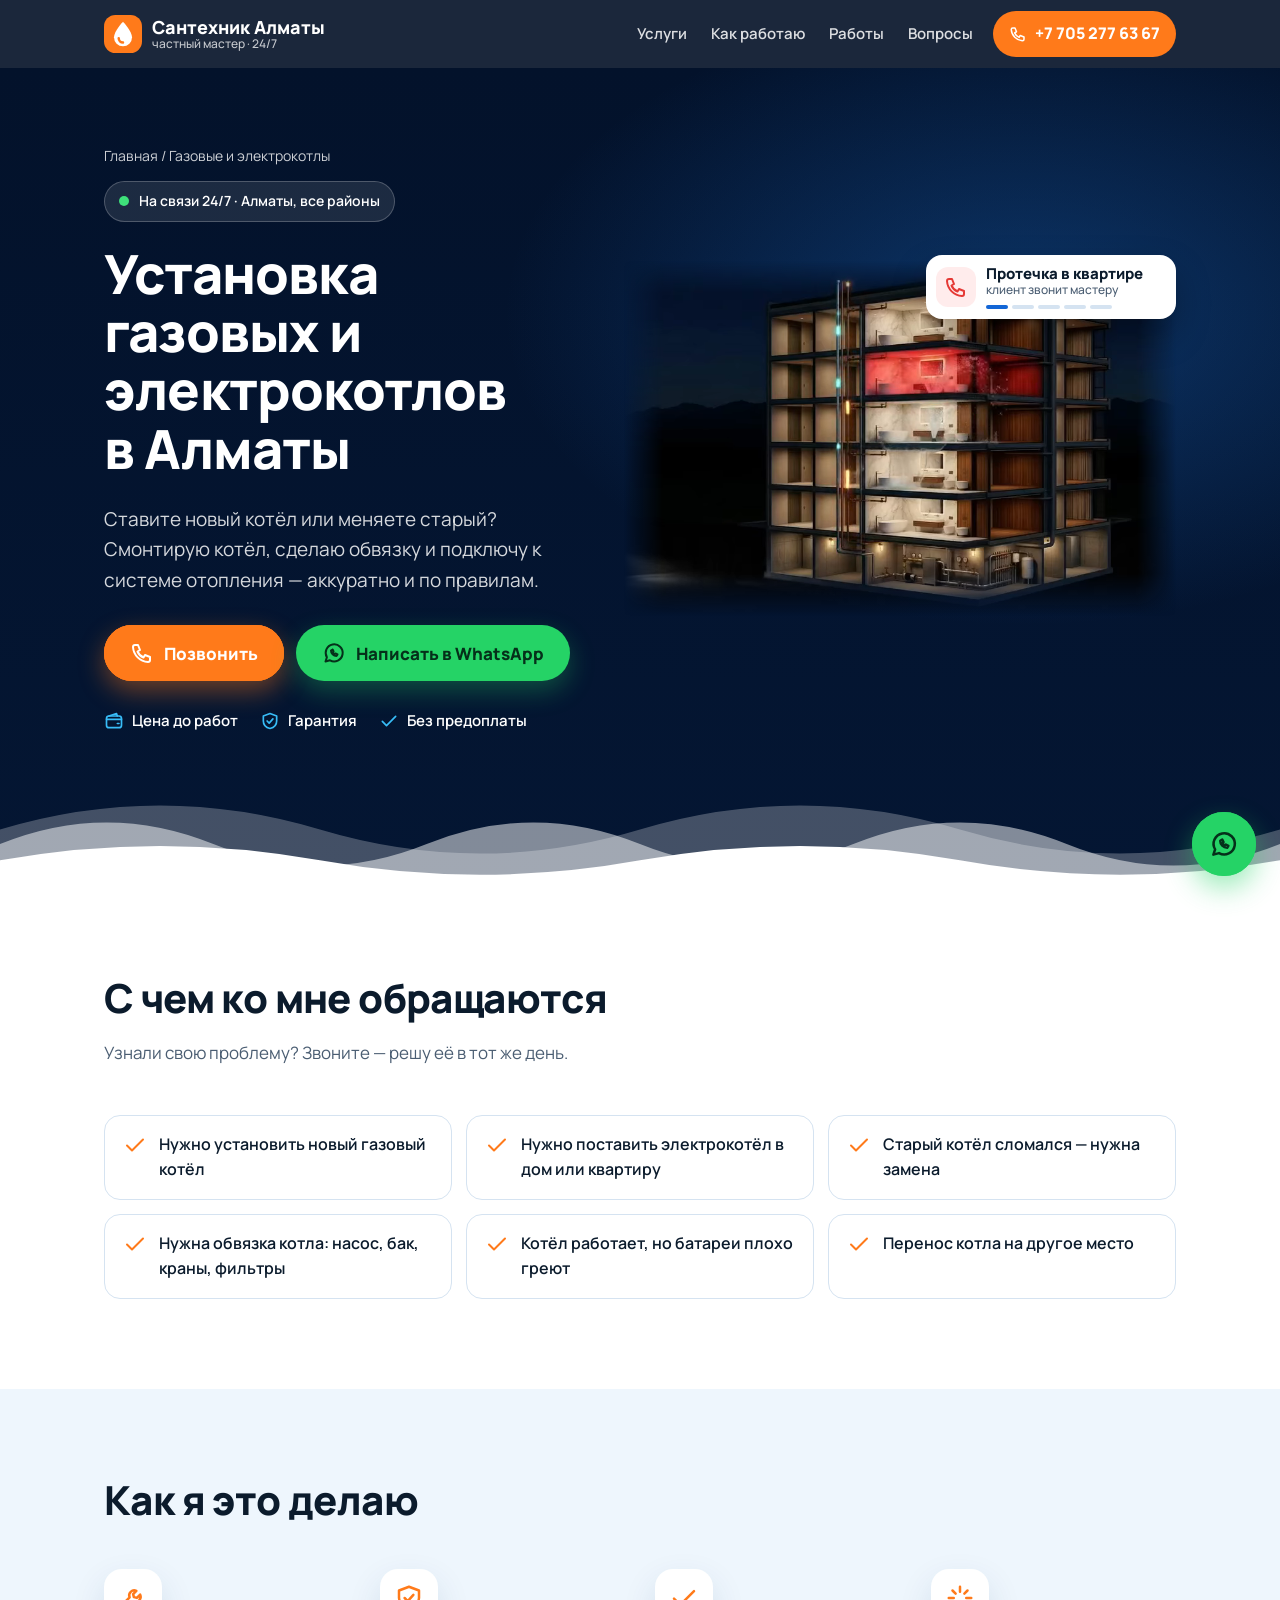
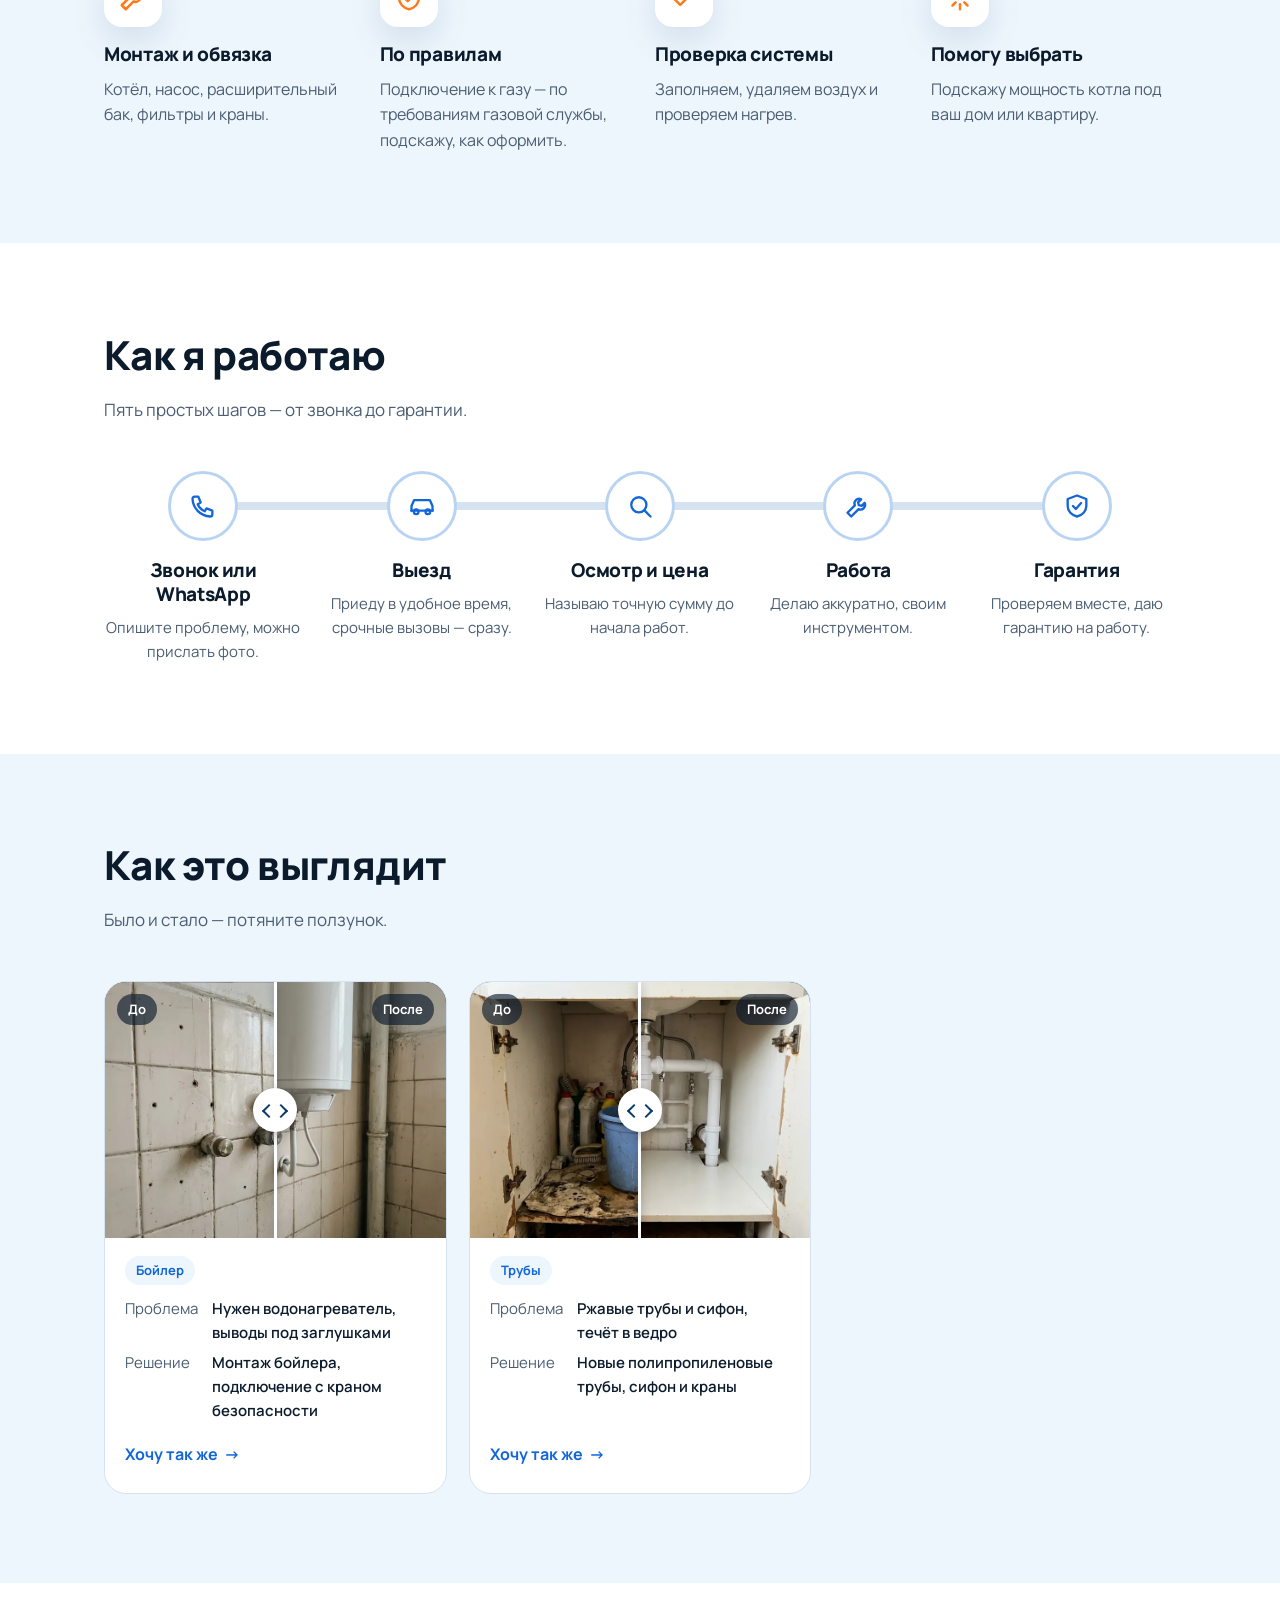
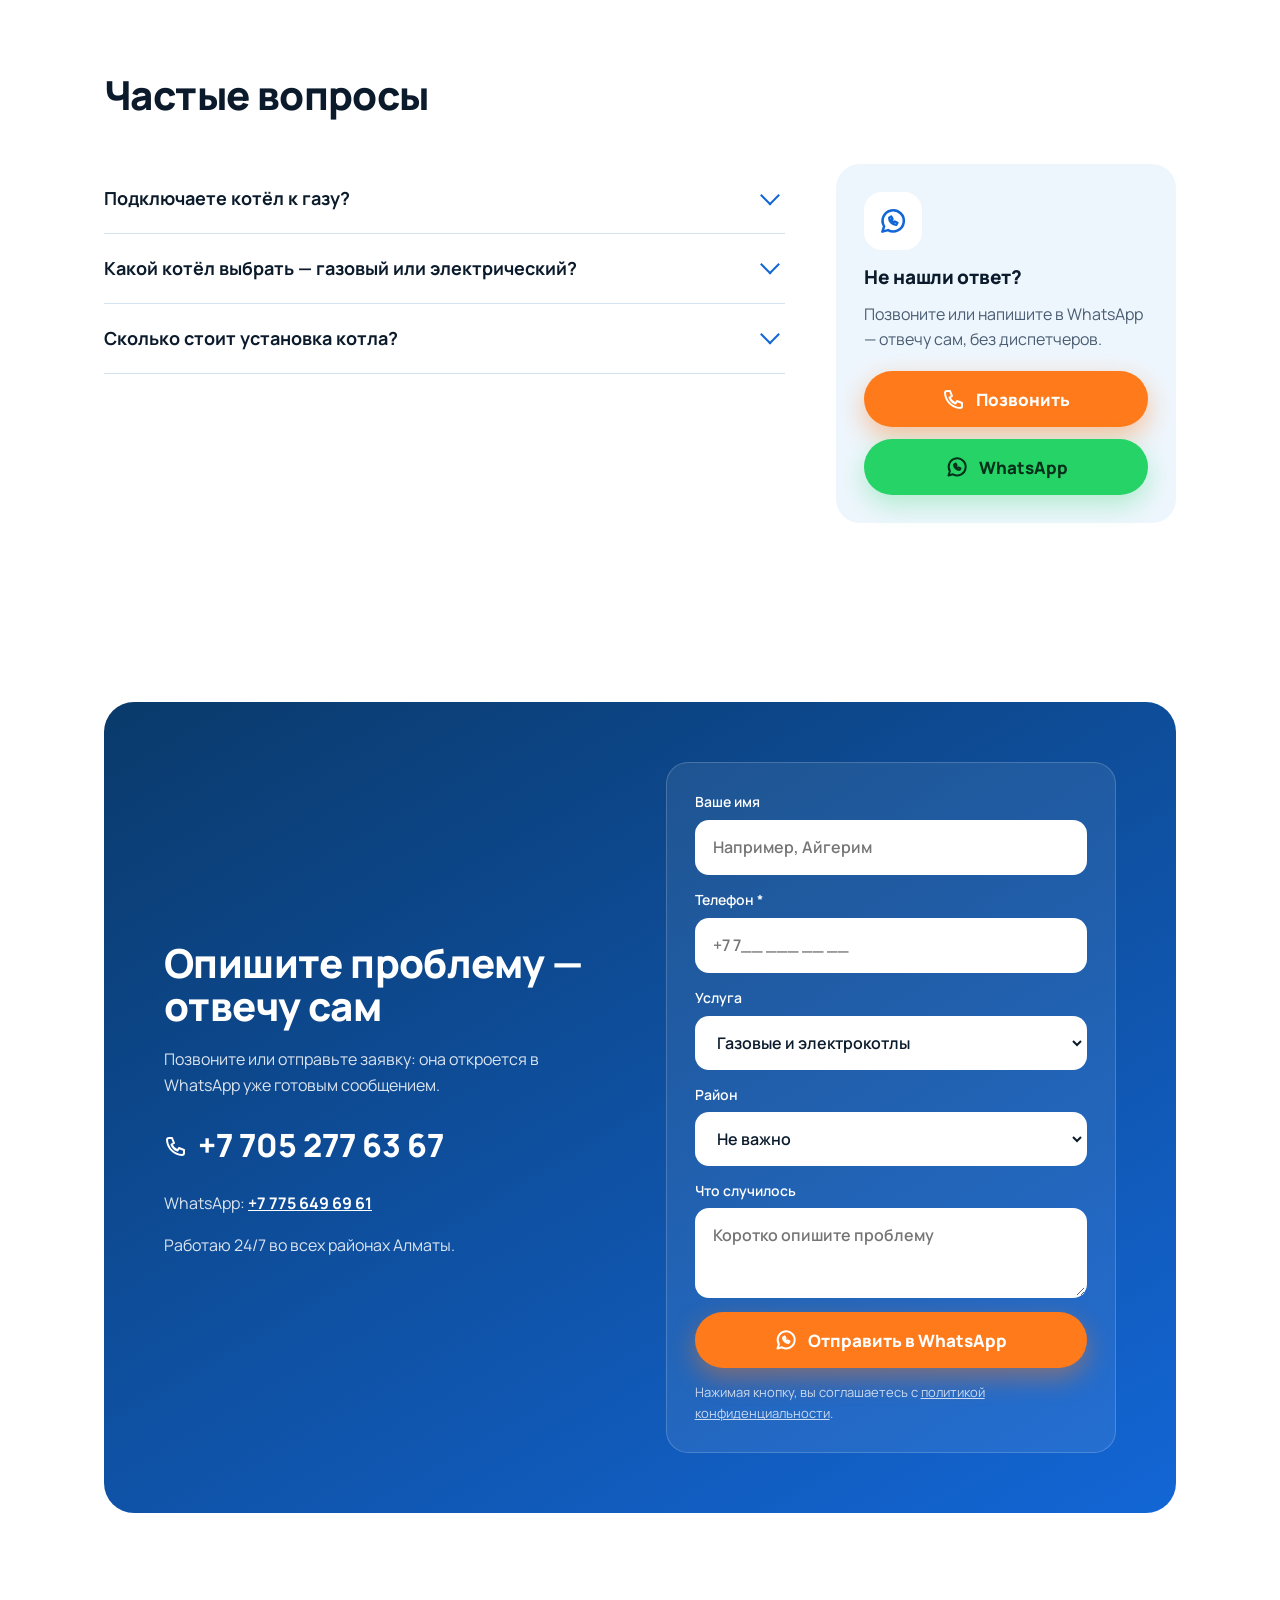
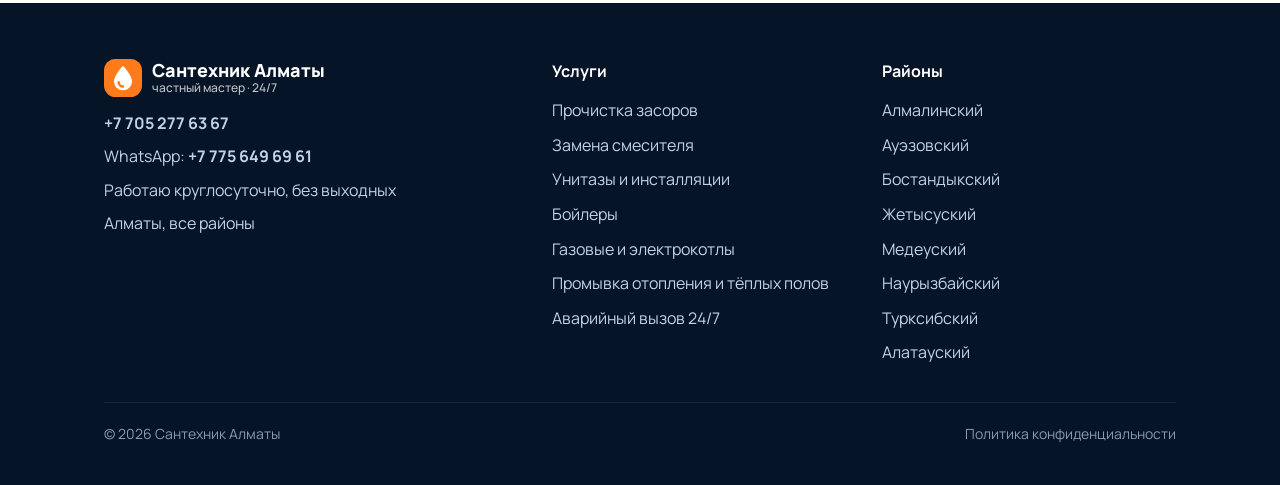
<file: kotly/index.html>
<!DOCTYPE html>
<html lang="ru">
<head>
<meta charset="utf-8">
<meta name="viewport" content="width=device-width,initial-scale=1">
<title>Установка газовых и электрических котлов в Алматы</title>
<meta name="description" content="Установка газовых и электрокотлов в Алматы: монтаж, обвязка, подключение к отоплению и водопроводу, запуск. Частный мастер, цена до начала работ.">
<link rel="canonical" href="https://m1ras01.github.io/SantechAlmaty/kotly/">
<meta name="theme-color" content="#0a3a6b">
<meta property="og:type" content="website">
<meta property="og:locale" content="ru_KZ">
<meta property="og:title" content="Установка газовых и электрических котлов в Алматы">
<meta property="og:description" content="Установка газовых и электрокотлов в Алматы: монтаж, обвязка, подключение к отоплению и водопроводу, запуск. Частный мастер, цена до начала работ.">
<meta property="og:url" content="https://m1ras01.github.io/SantechAlmaty/kotly/">
<meta property="og:image" content="https://m1ras01.github.io/SantechAlmaty/img/og.png">
<link rel="icon" href="../img/favicon.svg" type="image/svg+xml">
<link rel="preconnect" href="https://fonts.googleapis.com">
<link rel="preconnect" href="https://fonts.gstatic.com" crossorigin>
<link href="https://fonts.googleapis.com/css2?family=Manrope:wght@500;600;700;800&display=swap" rel="stylesheet">
<link rel="stylesheet" href="../style.css">
<script>document.documentElement.classList.add('js')</script>
<!-- Google Tag Manager: вставьте сюда код GTM (GTM-XXXXXXX) из tagmanager.google.com -->
<script type="application/ld+json">{"@context": "https://schema.org", "@type": "Service", "serviceType": "Газовые и электрокотлы", "name": "Установка газовых и электрокотлов в Алматы", "areaServed": {"@type": "City", "name": "Алматы"}, "provider": {"@type": "Plumber", "name": "Сантехник Алматы", "telephone": "+77052776367", "url": "https://m1ras01.github.io/SantechAlmaty/"}}</script><script type="application/ld+json">{"@context": "https://schema.org", "@type": "FAQPage", "mainEntity": [{"@type": "Question", "name": "Подключаете котёл к газу?", "acceptedAnswer": {"@type": "Answer", "text": "Монтаж котла и обвязку делаю я. Подключение к газовой трубе и пуск газа выполняются по правилам газовой службы — подскажу, что нужно оформить."}}, {"@type": "Question", "name": "Какой котёл выбрать — газовый или электрический?", "acceptedAnswer": {"@type": "Answer", "text": "Зависит от того, есть ли газ, и от площади. Подскажу по мощности и расходам."}}, {"@type": "Question", "name": "Сколько стоит установка котла?", "acceptedAnswer": {"@type": "Answer", "text": "Зависит от котла и обвязки. Точную цену скажу после осмотра, до начала работ."}}]}</script>
</head>
<body data-wa="77756496961">
<!-- Google Tag Manager (noscript): вставьте сюда вторую часть кода GTM -->
<svg width="0" height="0" style="position:absolute" aria-hidden="true"><defs>
<symbol id="i-phone" viewBox="0 0 24 24"><path d="M5 4h3l2 5-2.5 1.5a11 11 0 0 0 6 6L15 14l5 2v3a2 2 0 0 1-2 2A16 16 0 0 1 3 6a2 2 0 0 1 2-2"/></symbol>
<symbol id="i-chat" viewBox="0 0 24 24"><path d="M3.5 20.5l1.4-4.2A8.5 8.5 0 1 1 8 19.3z"/><path d="M9 9.5c0 3 2.5 5.5 5.5 5.5l1-1.6-2-1-1 .8a4 4 0 0 1-1.7-1.7l.8-1-1-2z"/></symbol>
<symbol id="i-check" viewBox="0 0 24 24"><path d="M4 12.5l5 5L20 6.5"/></symbol>
<symbol id="i-shield" viewBox="0 0 24 24"><path d="M12 3l8 3v6c0 4.5-3.4 8-8 9-4.6-1-8-4.5-8-9V6z"/><path d="M8.5 12l2.5 2.5 4.5-5"/></symbol>
<symbol id="i-clock" viewBox="0 0 24 24"><circle cx="12" cy="12" r="9"/><path d="M12 7v5l3 2"/></symbol>
<symbol id="i-tag" viewBox="0 0 24 24"><path d="M3 12V4h8l10 10-8 8z"/><circle cx="7.5" cy="8" r="1.5"/></symbol>
<symbol id="i-wallet" viewBox="0 0 24 24"><rect x="3" y="6" width="18" height="14" rx="3"/><path d="M3 10h18M16 15h2M6 6l9-3 1 3"/></symbol>
<symbol id="i-drain" viewBox="0 0 24 24"><circle cx="12" cy="12" r="9"/><path d="M12 7a5 5 0 1 1-5 5"/><path d="M12 10a2 2 0 1 1-2 2"/></symbol>
<symbol id="i-faucet" viewBox="0 0 24 24"><path d="M3 9h10a4 4 0 0 1 4 4v1"/><path d="M3 6v6"/><path d="M9 9V5M6 5h6"/><path d="M17 17.5c0 1.2-.8 2-1.8 2s-1.7-.8-1.7-2 1.7-3 1.7-3 1.8 1.8 1.8 3z"/></symbol>
<symbol id="i-toilet" viewBox="0 0 24 24"><path d="M6 3h5v7H6z"/><path d="M3 10h17c0 3.6-3 6.5-7 6.5H10l1 4.5h6"/></symbol>
<symbol id="i-shower" viewBox="0 0 24 24"><path d="M4 21V8a4 4 0 0 1 4-4h1a4 4 0 0 1 4 4"/><path d="M10 9h7"/><path d="M11 13v1M14 13v1M17 13v1M12.5 17v1M15.5 17v1"/></symbol>
<symbol id="i-pipe" viewBox="0 0 24 24"><path d="M2 6h9a4 4 0 0 1 4 4v11"/><path d="M2 10h6a3 3 0 0 1 3 3v8"/><path d="M9 21h8"/></symbol>
<symbol id="i-boiler" viewBox="0 0 24 24"><rect x="6" y="2.5" width="12" height="15.5" rx="5"/><path d="M9 18v3.5M15 18v3.5M12 7v4M10 9h4"/></symbol>
<symbol id="i-washer" viewBox="0 0 24 24"><rect x="4" y="3" width="16" height="18" rx="2.5"/><circle cx="12" cy="13" r="4.5"/><path d="M7 6.5h2M14 6.5h3"/></symbol>
<symbol id="i-drop" viewBox="0 0 24 24"><path d="M12 3s6 6.5 6 11a6 6 0 0 1-12 0c0-4.5 6-11 6-11z"/><path d="M9.5 14.5a2.5 2.5 0 0 0 2.5 2.5"/></symbol>
<symbol id="i-radiator" viewBox="0 0 24 24"><rect x="4" y="5" width="4" height="15" rx="2"/><rect x="10" y="5" width="4" height="15" rx="2"/><rect x="16" y="5" width="4" height="15" rx="2"/><path d="M2 9h2M20 9h2"/></symbol>
<symbol id="i-siren" viewBox="0 0 24 24"><path d="M7 18v-6a5 5 0 0 1 10 0v6"/><rect x="5" y="18" width="14" height="3" rx="1"/><path d="M12 2.5v2M4 6l1.5 1.2M20 6l-1.5 1.2"/></symbol>
<symbol id="i-car" viewBox="0 0 24 24"><path d="M3 16v-4l2.2-5h13.6L21 12v4"/><path d="M3 16h18"/><circle cx="7" cy="17" r="2"/><circle cx="17" cy="17" r="2"/></symbol>
<symbol id="i-search" viewBox="0 0 24 24"><circle cx="11" cy="11" r="6.5"/><path d="M16 16l5 5"/></symbol>
<symbol id="i-wrench" viewBox="0 0 24 24"><path d="M14.7 6.3a4 4 0 0 0-5.4 5.2L3 17.8 6.2 21l6.3-6.3a4 4 0 0 0 5.2-5.4l-2.6 2.6-2.4-.6-.6-2.4z"/></symbol>
<symbol id="i-user" viewBox="0 0 24 24"><circle cx="12" cy="8" r="4"/><path d="M4 21a8 8 0 0 1 16 0"/></symbol>
<symbol id="i-spark" viewBox="0 0 24 24"><path d="M12 3v4M12 17v4M3 12h4M17 12h4M6 6l2.5 2.5M15.5 15.5 18 18M6 18l2.5-2.5M15.5 8.5 18 6"/></symbol>
<symbol id="i-pin" viewBox="0 0 24 24"><path d="M12 21s7-6.2 7-12a7 7 0 0 0-14 0c0 5.8 7 12 7 12z"/><circle cx="12" cy="9" r="2.5"/></symbol>
<symbol id="i-jet" viewBox="0 0 24 24"><path d="M3 12h7"/><path d="M10 9h4v6h-4z"/><path d="M14 12h2M17 8.5l3-1.5M17 12h4M17 15.5l3 1.5"/></symbol>
<symbol id="i-flame" viewBox="0 0 24 24"><rect x="5" y="3" width="14" height="18" rx="2.5"/><path d="M12 17a2.6 2.6 0 0 0 2.6-2.6c0-1.8-2.6-4.4-2.6-4.4s-2.6 2.6-2.6 4.4A2.6 2.6 0 0 0 12 17z"/><path d="M8 6h3"/></symbol>
<symbol id="i-floor" viewBox="0 0 24 24"><path d="M3 20h18"/><path d="M5 16c0-2 2-2 2-4s-2-2-2-4M10 16c0-2 2-2 2-4s-2-2-2-4M15 16c0-2 2-2 2-4s-2-2-2-4"/></symbol>
<symbol id="i-mute" viewBox="0 0 24 24"><path d="M4 9h4l5-4v14l-5-4H4z"/><path d="M17 9l5 6M22 9l-5 6"/></symbol>
<symbol id="i-sound" viewBox="0 0 24 24"><path d="M4 9h4l5-4v14l-5-4H4z"/><path d="M16.5 8.5a5 5 0 0 1 0 7M19 6a8.5 8.5 0 0 1 0 12"/></symbol>
<symbol id="i-camera" viewBox="0 0 24 24"><path d="M4 8h3l2-3h6l2 3h3v11H4z"/><circle cx="12" cy="13" r="3.5"/></symbol>
<linearGradient id="g-bef" x1="0" y1="0" x2="0" y2="1"><stop offset="0" stop-color="#4b4038"/><stop offset="1" stop-color="#231e1a"/></linearGradient>
<linearGradient id="g-aft" x1="0" y1="0" x2="0" y2="1"><stop offset="0" stop-color="#eaf6ff"/><stop offset="1" stop-color="#b9def8"/></linearGradient>
<linearGradient id="g-rust" x1="0" y1="0" x2="0" y2="1"><stop offset="0" stop-color="#8d7a66"/><stop offset=".5" stop-color="#6c5a48"/><stop offset="1" stop-color="#4a3d31"/></linearGradient>
<linearGradient id="g-new" x1="0" y1="0" x2="0" y2="1"><stop offset="0" stop-color="#ffffff"/><stop offset=".5" stop-color="#d9e5ef"/><stop offset="1" stop-color="#93a9bd"/></linearGradient>
<symbol id="ph-before" viewBox="0 0 400 300" preserveAspectRatio="xMidYMid slice">
<rect width="400" height="300" fill="url(#g-bef)"/>
<path d="M0 120h400M0 200h400M100 0v300M200 0v300M300 0v300" stroke="#5a4d43" stroke-width="2" opacity=".5"/>
<path d="M-10 150H210Q240 150 240 180V310" fill="none" stroke="url(#g-rust)" stroke-width="34"/>
<circle cx="70" cy="146" r="9" fill="#9b4f1c" opacity=".8"/><circle cx="150" cy="156" r="12" fill="#a45a22" opacity=".7"/><circle cx="236" cy="210" r="10" fill="#9b4f1c" opacity=".8"/><circle cx="118" cy="140" r="5" fill="#b8682b" opacity=".7"/>
<path d="M150 170c4 8 6 12 6 15a6 6 0 0 1-12 0c0-3 2-7 6-15z" fill="#6fb3d6" opacity=".85"/>
<path d="M150 214c3 6 4 9 4 11a4 4 0 0 1-8 0c0-2 1-5 4-11z" fill="#6fb3d6" opacity=".6"/>
<ellipse cx="160" cy="292" rx="70" ry="9" fill="#6fb3d6" opacity=".35"/>
</symbol>
<symbol id="ph-after" viewBox="0 0 400 300" preserveAspectRatio="xMidYMid slice">
<rect width="400" height="300" fill="url(#g-aft)"/>
<path d="M0 120h400M0 200h400M100 0v300M200 0v300M300 0v300" stroke="#fff" stroke-width="2" opacity=".7"/>
<path d="M-10 150H210Q240 150 240 180V310" fill="none" stroke="url(#g-new)" stroke-width="34"/>
<path d="M-10 142H208" stroke="#fff" stroke-width="5" opacity=".9"/>
<rect x="120" y="128" width="26" height="44" rx="6" fill="#ff7a1a"/><rect x="226" y="236" width="28" height="22" rx="6" fill="#1366d6"/>
<path d="M310 70l6 14 14 6-14 6-6 14-6-14-14-6 14-6z" fill="#fff"/><path d="M80 60l4 9 9 4-9 4-4 9-4-9-9-4 9-4z" fill="#fff" opacity=".9"/>
</symbol>
</defs></svg><header class="top"><div class="wrap">
<a class="logo" href="../"><svg viewBox="0 0 40 40" aria-hidden="true"><rect width="40" height="40" rx="12" fill="#ff7a1a"/><path d="M20 7s9.5 9.8 9.5 16.5a9.5 9.5 0 0 1-19 0C10.5 16.8 20 7 20 7z" fill="#fff"/><path d="M15.5 24.5a4.5 4.5 0 0 0 4.5 4.5" stroke="#ff7a1a" stroke-width="2.6" fill="none" stroke-linecap="round"/></svg><span>Сантехник Алматы<small>частный мастер · 24/7</small></span></a>
<nav class="nav" aria-label="Меню"><a href="../#uslugi">Услуги</a><a href="../#kak">Как работаю</a><a href="../#foto">Работы</a><a href="../#voprosy">Вопросы</a></nav>
<a class="top-phone" href="tel:+77052776367" data-place="header"><svg class="i" aria-hidden="true"><use href="#i-phone"/></svg><span>+7 705 277 63 67</span></a>
</div></header><main><section class="hero"><div class="wrap hero-grid">
<div><div class="crumbs"><a href="../">Главная</a> / Газовые и электрокотлы</div>
<div class="live"><b></b>На связи 24/7 · Алматы, все районы</div>
<h1>Установка газовых и электрокотлов в Алматы</h1>
<p class="lead">Ставите новый котёл или меняете старый? Смонтирую котёл, сделаю обвязку и подключу к системе отопления — аккуратно и по правилам.</p>
<div class="cta-row">
<a class="btn btn-call pulse ring" href="tel:+77052776367" data-place="hero"><svg class="i" aria-hidden="true"><use href="#i-phone"/></svg>Позвонить</a>
<a class="btn btn-wa" href="https://wa.me/77756496961?text=Здравствуйте! Нужен сантехник." target="_blank" rel="noopener" data-place="hero"><svg class="i" aria-hidden="true"><use href="#i-chat"/></svg>Написать в WhatsApp</a>
</div>
<ul class="badges">
<li><svg class="i" aria-hidden="true"><use href="#i-wallet"/></svg>Цена до работ</li><li><svg class="i" aria-hidden="true"><use href="#i-shield"/></svg>Гарантия</li><li><svg class="i" aria-hidden="true"><use href="#i-check"/></svg>Без предоплаты</li></ul>
</div>
<div class="hero-art video">
<video class="hero-video" autoplay muted loop playsinline preload="auto" width="896" height="576" poster="../img/hero-poster.jpg" aria-label="Многоэтажный дом в разрезе: в квартире протечка, приезжает мастер и устраняет её"><source src="../img/hero.webm" type="video/webm"><source src="../img/hero.mp4" type="video/mp4"></video>
<div class="chip status" aria-hidden="true"><span class="ic"><svg class="i" aria-hidden="true"><use href="#i-drop"/></svg></span><span><b class="st-t">Система в норме</b><small class="st-s">вода идёт по стоякам</small><span class="st-dots"><i></i><i></i><i></i><i></i><i></i></span></span></div>
</div>
</div><div class="waves" aria-hidden="true">
<svg class="w1" viewBox="0 0 2400 120" preserveAspectRatio="none"><path d="M0 60Q150 10 300 60T600 60T900 60T1200 60T1500 60T1800 60T2100 60T2400 60V120H0Z"/></svg>
<svg class="w2" viewBox="0 0 2400 120" preserveAspectRatio="none"><path d="M0 75Q100 30 200 75T400 75T600 75T800 75T1000 75T1200 75T1400 75T1600 75T1800 75T2000 75T2200 75T2400 75V120H0Z"/></svg>
<svg class="w3" viewBox="0 0 2400 120" preserveAspectRatio="none"><path d="M0 92Q150 62 300 92T600 92T900 92T1200 92T1500 92T1800 92T2100 92T2400 92V120H0Z"/></svg>
</div></section><section class="band"><div class="wrap">
<div class="sec-head rv"><h2>С чем ко мне обращаются</h2><p>Узнали свою проблему? Звоните — решу её в тот же день.</p></div>
<ul class="problems" data-stagger><li><svg class="i" aria-hidden="true"><use href="#i-check"/></svg><span>Нужно установить новый газовый котёл</span></li><li><svg class="i" aria-hidden="true"><use href="#i-check"/></svg><span>Нужно поставить электрокотёл в дом или квартиру</span></li><li><svg class="i" aria-hidden="true"><use href="#i-check"/></svg><span>Старый котёл сломался — нужна замена</span></li><li><svg class="i" aria-hidden="true"><use href="#i-check"/></svg><span>Нужна обвязка котла: насос, бак, краны, фильтры</span></li><li><svg class="i" aria-hidden="true"><use href="#i-check"/></svg><span>Котёл работает, но батареи плохо греют</span></li><li><svg class="i" aria-hidden="true"><use href="#i-check"/></svg><span>Перенос котла на другое место</span></li></ul>
</div></section><section class="band alt"><div class="wrap">
<div class="sec-head rv"><h2>Как я это делаю</h2></div>
<div class="why" data-stagger><div><div class="ic-box"><svg class="i" aria-hidden="true"><use href="#i-wrench"/></svg></div><h3>Монтаж и обвязка</h3><p>Котёл, насос, расширительный бак, фильтры и краны.</p></div><div><div class="ic-box"><svg class="i" aria-hidden="true"><use href="#i-shield"/></svg></div><h3>По правилам</h3><p>Подключение к газу — по требованиям газовой службы, подскажу, как оформить.</p></div><div><div class="ic-box"><svg class="i" aria-hidden="true"><use href="#i-check"/></svg></div><h3>Проверка системы</h3><p>Заполняем, удаляем воздух и проверяем нагрев.</p></div><div><div class="ic-box"><svg class="i" aria-hidden="true"><use href="#i-spark"/></svg></div><h3>Помогу выбрать</h3><p>Подскажу мощность котла под ваш дом или квартиру.</p></div></div>
</div></section><section class="band" id="kak"><div class="wrap">
<div class="sec-head rv"><h2>Как я работаю</h2><p>Пять простых шагов — от звонка до гарантии.</p></div>
<ol class="steps"><span class="pipe" aria-hidden="true"><b></b></span><li class="step"><div class="dot"><svg class="i" aria-hidden="true"><use href="#i-phone"/></svg></div><div><h3>Звонок или WhatsApp</h3><p>Опишите проблему, можно прислать фото.</p></div></li><li class="step"><div class="dot"><svg class="i" aria-hidden="true"><use href="#i-car"/></svg></div><div><h3>Выезд</h3><p>Приеду в удобное время, срочные вызовы — сразу.</p></div></li><li class="step"><div class="dot"><svg class="i" aria-hidden="true"><use href="#i-search"/></svg></div><div><h3>Осмотр и цена</h3><p>Называю точную сумму до начала работ.</p></div></li><li class="step"><div class="dot"><svg class="i" aria-hidden="true"><use href="#i-wrench"/></svg></div><div><h3>Работа</h3><p>Делаю аккуратно, своим инструментом.</p></div></li><li class="step"><div class="dot"><svg class="i" aria-hidden="true"><use href="#i-shield"/></svg></div><div><h3>Гарантия</h3><p>Проверяем вместе, даю гарантию на работу.</p></div></li></ol>
</div></section><section class="band alt" id="foto"><div class="wrap">
<div class="sec-head rv"><h2>Как это выглядит</h2><p>Было и стало — потяните ползунок.</p></div>
<div class="reports" data-stagger><article class="rep">
<div class="ba">
<div class="after"><img src="../img/rabota-boiler-posle.webp" alt="После: Монтаж бойлера, подключение с краном безопасности" width="800" height="600" loading="lazy" decoding="async"></div>
<div class="before"><img src="../img/rabota-boiler-do.webp" alt="До: Нужен водонагреватель, выводы под заглушками" width="800" height="600" loading="lazy" decoding="async"></div>
<span class="lbl l">До</span><span class="lbl r">После</span>
<span class="handle"><i></i></span>
<input type="range" min="0" max="100" value="50" aria-label="Сравнить фото до и после">
</div>
<div class="rep-body">
<div class="tags"><span class="tag">Бойлер</span></div>
<dl><dt>Проблема</dt><dd>Нужен водонагреватель, выводы под заглушками</dd><dt>Решение</dt><dd>Монтаж бойлера, подключение с краном безопасности</dd></dl>
<a class="more" href="#zayavka">Хочу так же</a>
</div></article><article class="rep">
<div class="ba">
<div class="after"><img src="../img/rabota-pipe-posle.webp" alt="После: Новые полипропиленовые трубы, сифон и краны" width="800" height="600" loading="lazy" decoding="async"></div>
<div class="before"><img src="../img/rabota-pipe-do.webp" alt="До: Ржавые трубы и сифон, течёт в ведро" width="800" height="600" loading="lazy" decoding="async"></div>
<span class="lbl l">До</span><span class="lbl r">После</span>
<span class="handle"><i></i></span>
<input type="range" min="0" max="100" value="50" aria-label="Сравнить фото до и после">
</div>
<div class="rep-body">
<div class="tags"><span class="tag">Трубы</span></div>
<dl><dt>Проблема</dt><dd>Ржавые трубы и сифон, течёт в ведро</dd><dt>Решение</dt><dd>Новые полипропиленовые трубы, сифон и краны</dd></dl>
<a class="more" href="#zayavka">Хочу так же</a>
</div></article></div>
</div></section><section class="band" id="voprosy"><div class="wrap">
<div class="sec-head rv"><h2>Частые вопросы</h2></div>
<div class="faq-grid">
<div class="faq rv"><details><summary>Подключаете котёл к газу?</summary><p>Монтаж котла и обвязку делаю я. Подключение к газовой трубе и пуск газа выполняются по правилам газовой службы — подскажу, что нужно оформить.</p></details><details><summary>Какой котёл выбрать — газовый или электрический?</summary><p>Зависит от того, есть ли газ, и от площади. Подскажу по мощности и расходам.</p></details><details><summary>Сколько стоит установка котла?</summary><p>Зависит от котла и обвязки. Точную цену скажу после осмотра, до начала работ.</p></details></div>
<aside class="ask rv"><div class="ic-box"><svg class="i" aria-hidden="true"><use href="#i-chat"/></svg></div><h3>Не нашли ответ?</h3><p>Позвоните или напишите в WhatsApp — отвечу сам, без диспетчеров.</p>
<a class="btn btn-call" href="tel:+77052776367" data-place="faq"><svg class="i" aria-hidden="true"><use href="#i-phone"/></svg>Позвонить</a>
<a class="btn btn-wa" href="https://wa.me/77756496961" target="_blank" rel="noopener" data-place="faq"><svg class="i" aria-hidden="true"><use href="#i-chat"/></svg>WhatsApp</a></aside>
</div>
</div></section><section class="band" id="zayavka"><div class="wrap">
<div class="cta rv">
<div>
<h2>Опишите проблему&nbsp;— отвечу сам</h2>
<p>Позвоните или отправьте заявку: она откроется в WhatsApp уже готовым сообщением.</p>
<a class="phone-big" href="tel:+77052776367" data-place="cta"><svg class="i" aria-hidden="true"><use href="#i-phone"/></svg>+7 705 277 63 67</a>
<p>WhatsApp: <a href="https://wa.me/77756496961" target="_blank" rel="noopener" data-place="cta" style="color:#fff;font-weight:700;white-space:nowrap">+7 775 649 69 61</a></p>
<p>Работаю 24/7 во всех районах Алматы.</p>
</div>
<form class="form" id="lead" novalidate>
<label>Ваше имя<input name="name" autocomplete="name" placeholder="Например, Айгерим"></label>
<label>Телефон *<input name="phone" type="tel" inputmode="tel" autocomplete="tel" placeholder="+7 7__ ___ __ __" required></label>
<label>Услуга<select name="service"><option>Прочистка засоров</option><option>Гидродинамическая промывка канализации</option><option>Замена смесителя</option><option>Унитазы и инсталляции</option><option>Ванны и душевые кабины</option><option>Замена труб</option><option>Бойлеры</option><option selected>Газовые и электрокотлы</option><option>Отопление</option><option>Промывка отопления и тёплых полов</option><option>Стиральные и посудомоечные машины</option><option>Устранение протечек</option><option>Аварийный вызов 24/7</option><option>Другое</option></select></label>
<label>Район<select name="district"><option value="">Не важно</option><option>Алмалинский</option><option>Ауэзовский</option><option>Бостандыкский</option><option>Жетысуский</option><option>Медеуский</option><option>Наурызбайский</option><option>Турксибский</option><option>Алатауский</option></select></label>
<label>Что случилось<textarea name="msg" placeholder="Коротко опишите проблему"></textarea></label>
<button class="btn btn-call" type="submit"><svg class="i" aria-hidden="true"><use href="#i-chat"/></svg>Отправить в WhatsApp</button>
<p class="form-ok" hidden>Заявка готова! Если WhatsApp не открылся, <a href="#" target="_blank" rel="noopener">нажмите здесь</a>.</p>
<small>Нажимая кнопку, вы соглашаетесь с <a href="../privacy.html">политикой конфиденциальности</a>.</small>
</form>
</div></div></section></main><footer class="foot"><div class="wrap">
<div class="foot-grid">
<div><a class="logo" href="../"><svg viewBox="0 0 40 40" aria-hidden="true"><rect width="40" height="40" rx="12" fill="#ff7a1a"/><path d="M20 7s9.5 9.8 9.5 16.5a9.5 9.5 0 0 1-19 0C10.5 16.8 20 7 20 7z" fill="#fff"/><path d="M15.5 24.5a4.5 4.5 0 0 0 4.5 4.5" stroke="#ff7a1a" stroke-width="2.6" fill="none" stroke-linecap="round"/></svg><span>Сантехник Алматы<small>частный мастер · 24/7</small></span></a>
<p><a href="tel:+77052776367" data-place="footer"><b>+7 705 277 63 67</b></a></p>
<p>WhatsApp: <a href="https://wa.me/77756496961" target="_blank" rel="noopener" data-place="footer"><b>+7 775 649 69 61</b></a></p>
<p>Работаю круглосуточно, без выходных</p>
<p>Алматы, все районы</p></div>
<div><h4>Услуги</h4><ul><li><a href="../zasor/">Прочистка засоров</a></li><li><a href="../smesitel/">Замена смесителя</a></li><li><a href="../unitaz/">Унитазы и инсталляции</a></li><li><a href="../boiler/">Бойлеры</a></li><li><a href="../kotly/">Газовые и электрокотлы</a></li><li><a href="../promyvka/">Промывка отопления и тёплых полов</a></li><li><a href="../avariya/">Аварийный вызов 24/7</a></li></ul></div>
<div><h4>Районы</h4><ul><li>Алмалинский</li><li>Ауэзовский</li><li>Бостандыкский</li><li>Жетысуский</li><li>Медеуский</li><li>Наурызбайский</li><li>Турксибский</li><li>Алатауский</li></ul></div>
</div>
<div class="copy"><span>© 2026 Сантехник Алматы</span><a href="../privacy.html">Политика конфиденциальности</a></div>
</div></footer>
<div class="fbar"><a class="btn btn-call" href="tel:+77052776367" data-place="sticky"><svg class="i" aria-hidden="true"><use href="#i-phone"/></svg>Позвонить</a><a class="btn btn-wa" href="https://wa.me/77756496961" target="_blank" rel="noopener" data-place="sticky"><svg class="i" aria-hidden="true"><use href="#i-chat"/></svg>WhatsApp</a></div>
<a class="wa-float" href="https://wa.me/77756496961" target="_blank" rel="noopener" aria-label="Написать в WhatsApp" data-place="float"><svg class="i" aria-hidden="true"><use href="#i-chat"/></svg></a>
<script src="../script.js" defer></script>
</body>
</html>
</file>
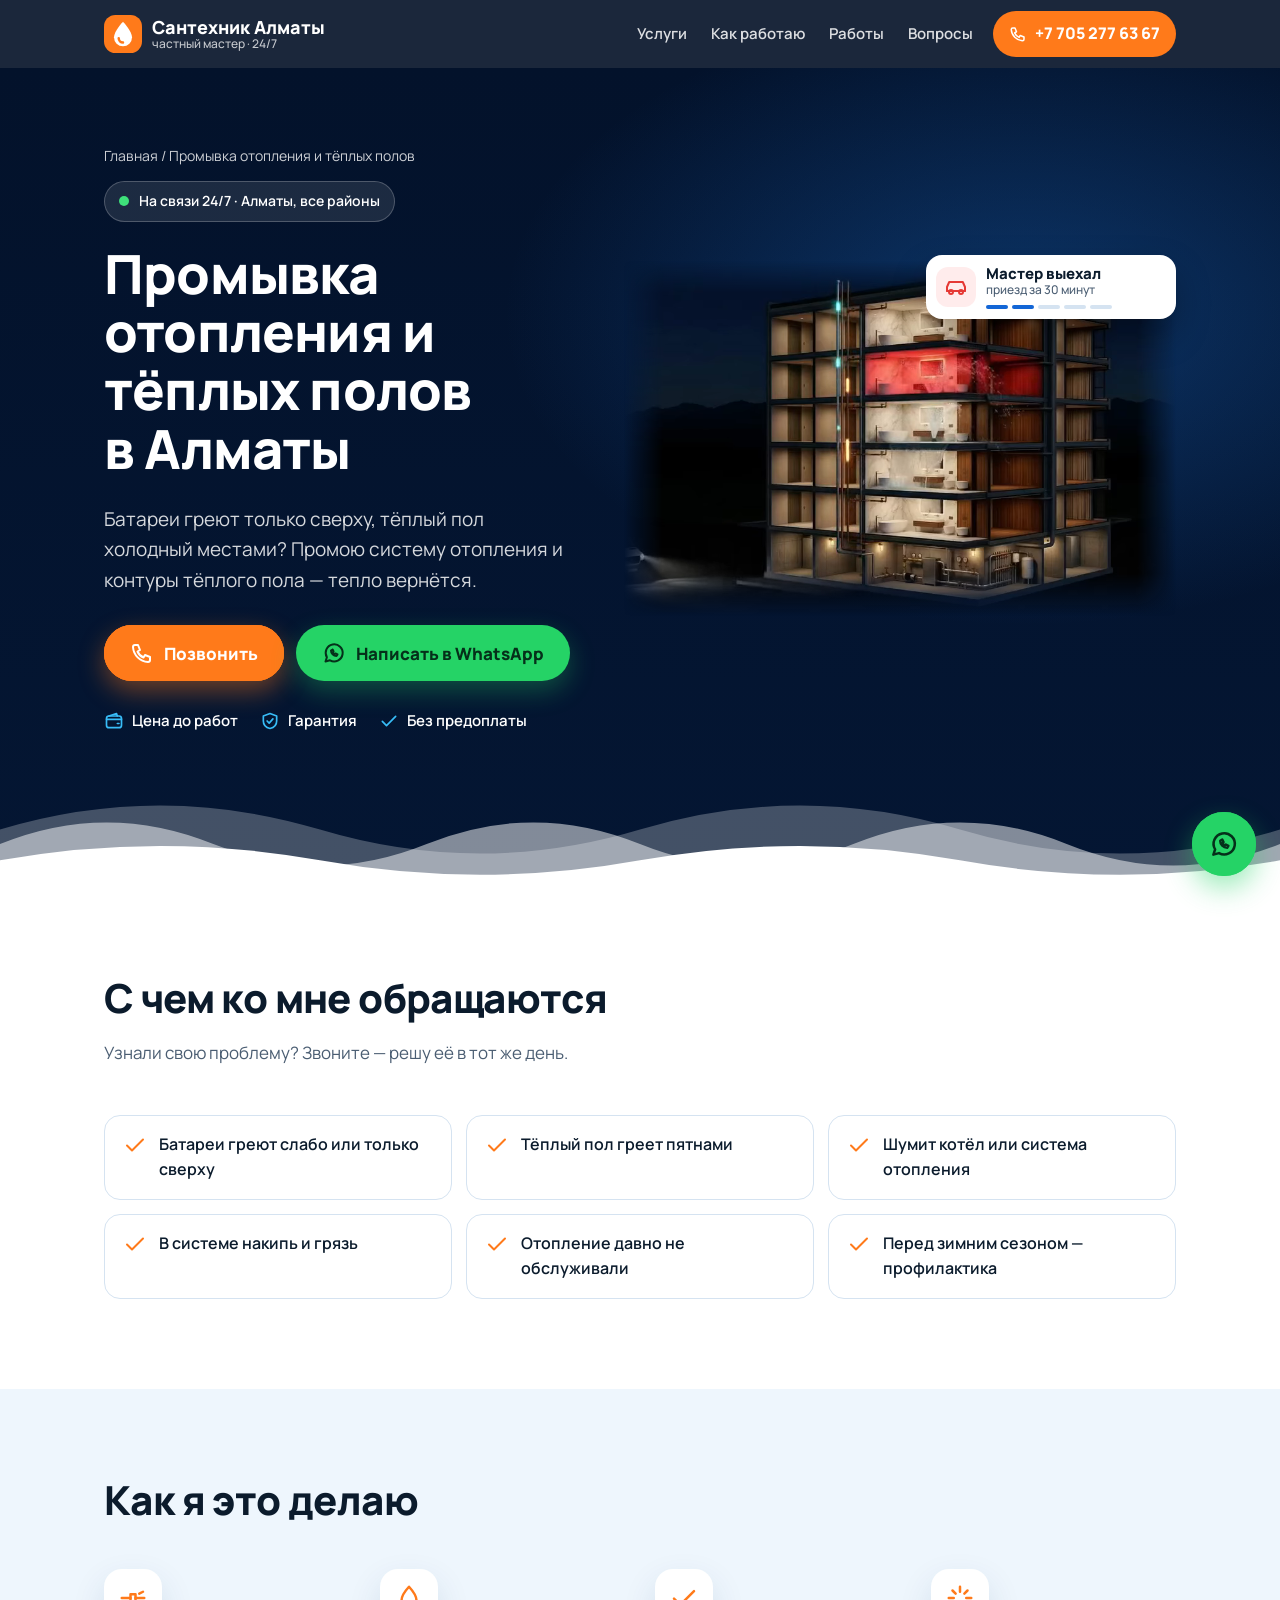
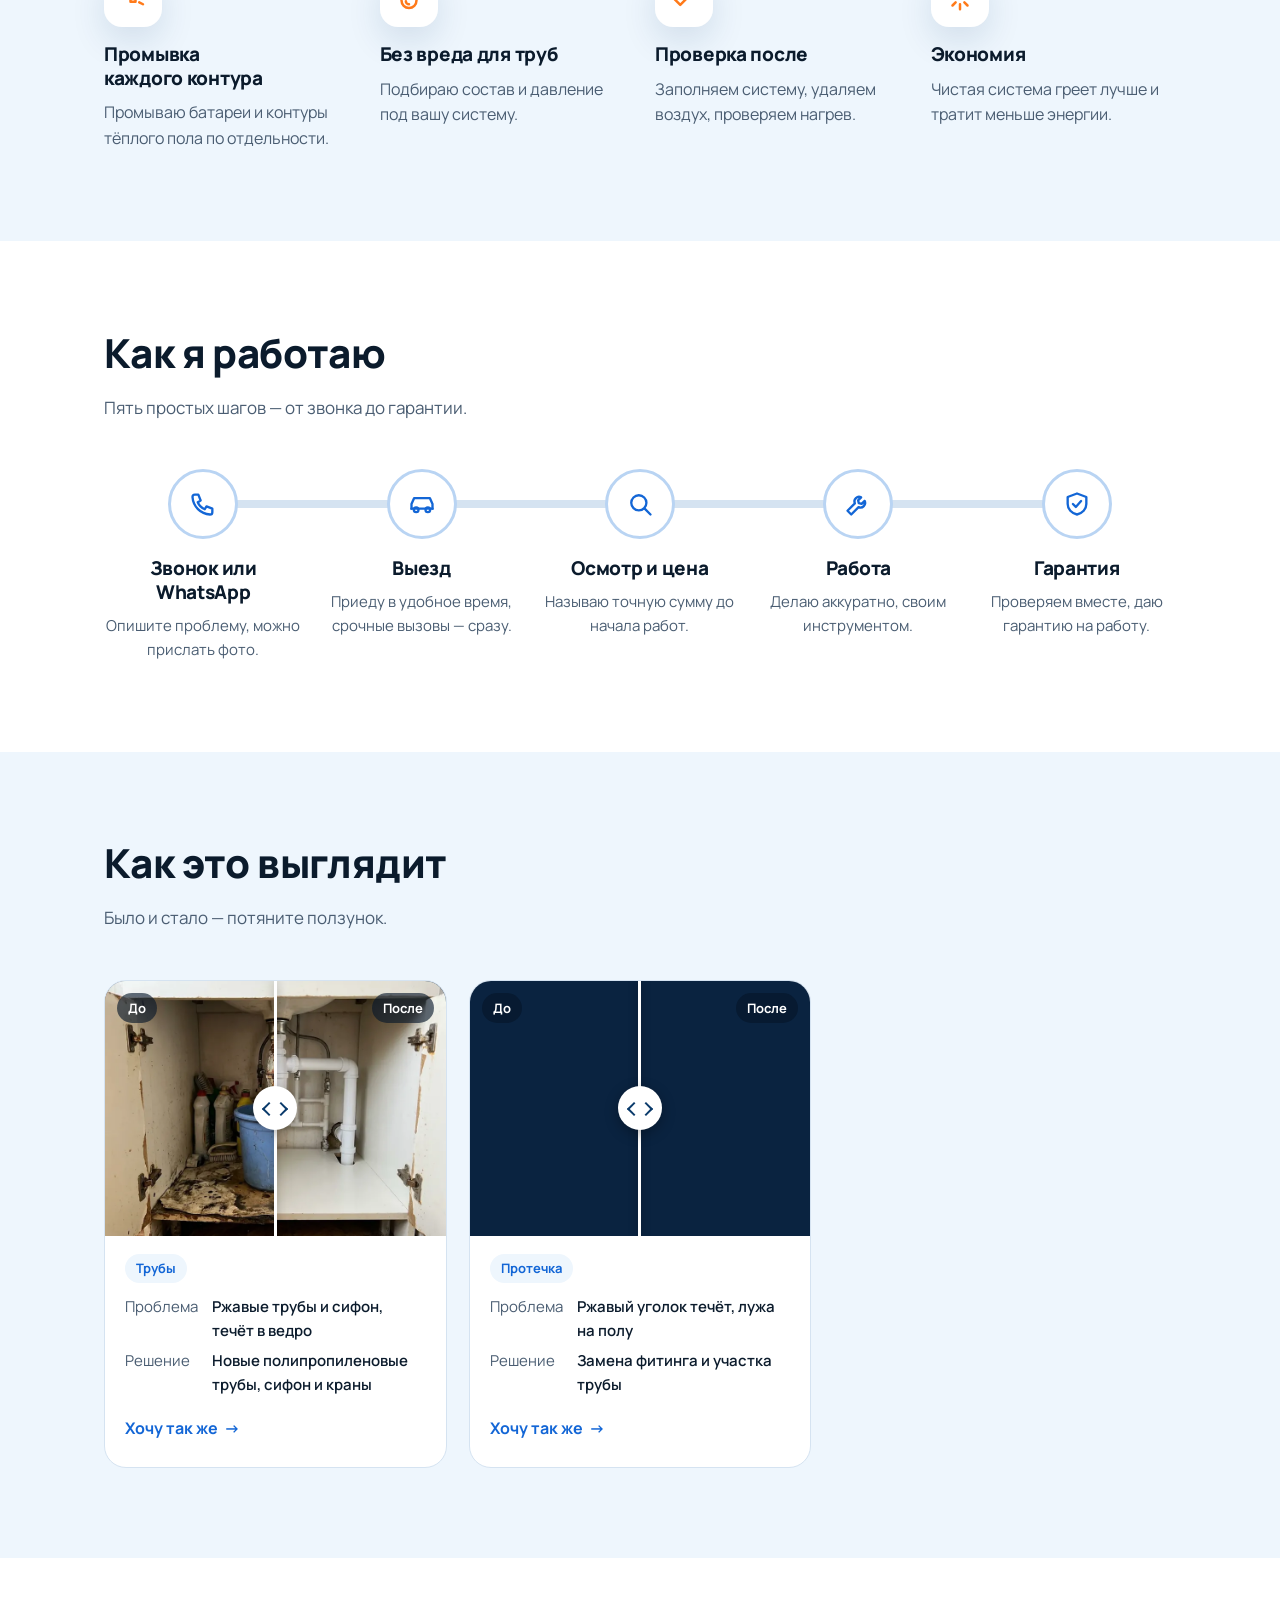
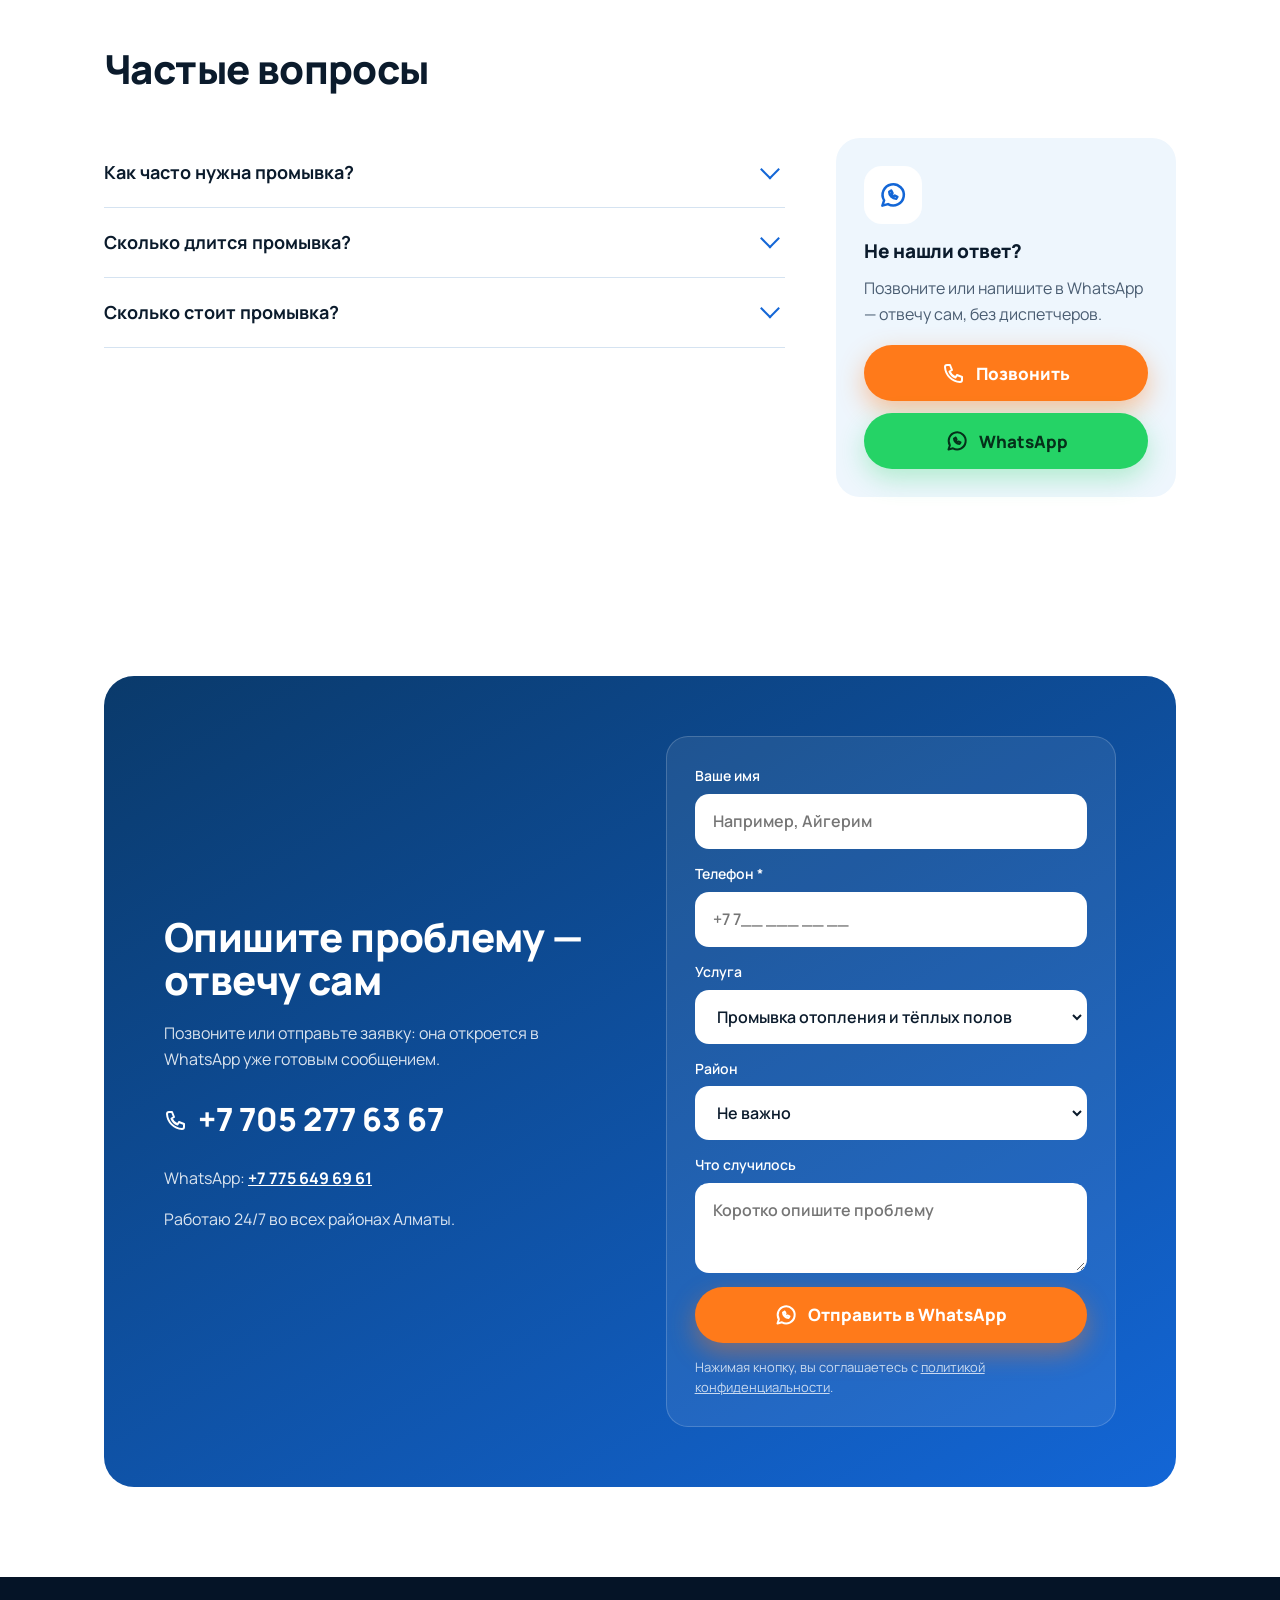
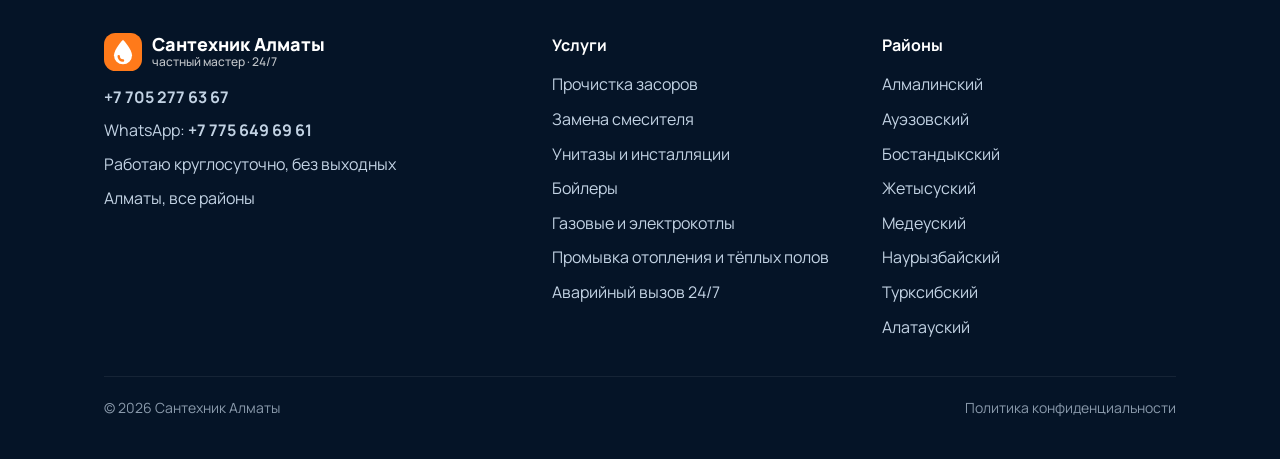
<file: promyvka/index.html>
<!DOCTYPE html>
<html lang="ru">
<head>
<meta charset="utf-8">
<meta name="viewport" content="width=device-width,initial-scale=1">
<title>Промывка отопления и тёплых полов в Алматы</title>
<meta name="description" content="Промывка системы отопления, батарей и водяных тёплых полов в Алматы. Батареи снова горячие, тёплый пол греет равномерно. Частный мастер.">
<link rel="canonical" href="https://m1ras01.github.io/SantechAlmaty/promyvka/">
<meta name="theme-color" content="#0a3a6b">
<meta property="og:type" content="website">
<meta property="og:locale" content="ru_KZ">
<meta property="og:title" content="Промывка отопления и тёплых полов в Алматы">
<meta property="og:description" content="Промывка системы отопления, батарей и водяных тёплых полов в Алматы. Батареи снова горячие, тёплый пол греет равномерно. Частный мастер.">
<meta property="og:url" content="https://m1ras01.github.io/SantechAlmaty/promyvka/">
<meta property="og:image" content="https://m1ras01.github.io/SantechAlmaty/img/og.png">
<link rel="icon" href="../img/favicon.svg" type="image/svg+xml">
<link rel="preconnect" href="https://fonts.googleapis.com">
<link rel="preconnect" href="https://fonts.gstatic.com" crossorigin>
<link href="https://fonts.googleapis.com/css2?family=Manrope:wght@500;600;700;800&display=swap" rel="stylesheet">
<link rel="stylesheet" href="../style.css">
<script>document.documentElement.classList.add('js')</script>
<!-- Google Tag Manager: вставьте сюда код GTM (GTM-XXXXXXX) из tagmanager.google.com -->
<script type="application/ld+json">{"@context": "https://schema.org", "@type": "Service", "serviceType": "Промывка отопления и тёплых полов", "name": "Промывка отопления и тёплых полов в Алматы", "areaServed": {"@type": "City", "name": "Алматы"}, "provider": {"@type": "Plumber", "name": "Сантехник Алматы", "telephone": "+77052776367", "url": "https://m1ras01.github.io/SantechAlmaty/"}}</script><script type="application/ld+json">{"@context": "https://schema.org", "@type": "FAQPage", "mainEntity": [{"@type": "Question", "name": "Как часто нужна промывка?", "acceptedAnswer": {"@type": "Answer", "text": "Обычно раз в 3–5 лет, или когда батареи и тёплый пол стали греть хуже."}}, {"@type": "Question", "name": "Сколько длится промывка?", "acceptedAnswer": {"@type": "Answer", "text": "Обычно от 2 до 5 часов — зависит от числа контуров и батарей."}}, {"@type": "Question", "name": "Сколько стоит промывка?", "acceptedAnswer": {"@type": "Answer", "text": "Зависит от системы. Точную цену скажу после осмотра, до начала работ."}}]}</script>
</head>
<body data-wa="77756496961">
<!-- Google Tag Manager (noscript): вставьте сюда вторую часть кода GTM -->
<svg width="0" height="0" style="position:absolute" aria-hidden="true"><defs>
<symbol id="i-phone" viewBox="0 0 24 24"><path d="M5 4h3l2 5-2.5 1.5a11 11 0 0 0 6 6L15 14l5 2v3a2 2 0 0 1-2 2A16 16 0 0 1 3 6a2 2 0 0 1 2-2"/></symbol>
<symbol id="i-chat" viewBox="0 0 24 24"><path d="M3.5 20.5l1.4-4.2A8.5 8.5 0 1 1 8 19.3z"/><path d="M9 9.5c0 3 2.5 5.5 5.5 5.5l1-1.6-2-1-1 .8a4 4 0 0 1-1.7-1.7l.8-1-1-2z"/></symbol>
<symbol id="i-check" viewBox="0 0 24 24"><path d="M4 12.5l5 5L20 6.5"/></symbol>
<symbol id="i-shield" viewBox="0 0 24 24"><path d="M12 3l8 3v6c0 4.5-3.4 8-8 9-4.6-1-8-4.5-8-9V6z"/><path d="M8.5 12l2.5 2.5 4.5-5"/></symbol>
<symbol id="i-clock" viewBox="0 0 24 24"><circle cx="12" cy="12" r="9"/><path d="M12 7v5l3 2"/></symbol>
<symbol id="i-tag" viewBox="0 0 24 24"><path d="M3 12V4h8l10 10-8 8z"/><circle cx="7.5" cy="8" r="1.5"/></symbol>
<symbol id="i-wallet" viewBox="0 0 24 24"><rect x="3" y="6" width="18" height="14" rx="3"/><path d="M3 10h18M16 15h2M6 6l9-3 1 3"/></symbol>
<symbol id="i-drain" viewBox="0 0 24 24"><circle cx="12" cy="12" r="9"/><path d="M12 7a5 5 0 1 1-5 5"/><path d="M12 10a2 2 0 1 1-2 2"/></symbol>
<symbol id="i-faucet" viewBox="0 0 24 24"><path d="M3 9h10a4 4 0 0 1 4 4v1"/><path d="M3 6v6"/><path d="M9 9V5M6 5h6"/><path d="M17 17.5c0 1.2-.8 2-1.8 2s-1.7-.8-1.7-2 1.7-3 1.7-3 1.8 1.8 1.8 3z"/></symbol>
<symbol id="i-toilet" viewBox="0 0 24 24"><path d="M6 3h5v7H6z"/><path d="M3 10h17c0 3.6-3 6.5-7 6.5H10l1 4.5h6"/></symbol>
<symbol id="i-shower" viewBox="0 0 24 24"><path d="M4 21V8a4 4 0 0 1 4-4h1a4 4 0 0 1 4 4"/><path d="M10 9h7"/><path d="M11 13v1M14 13v1M17 13v1M12.5 17v1M15.5 17v1"/></symbol>
<symbol id="i-pipe" viewBox="0 0 24 24"><path d="M2 6h9a4 4 0 0 1 4 4v11"/><path d="M2 10h6a3 3 0 0 1 3 3v8"/><path d="M9 21h8"/></symbol>
<symbol id="i-boiler" viewBox="0 0 24 24"><rect x="6" y="2.5" width="12" height="15.5" rx="5"/><path d="M9 18v3.5M15 18v3.5M12 7v4M10 9h4"/></symbol>
<symbol id="i-washer" viewBox="0 0 24 24"><rect x="4" y="3" width="16" height="18" rx="2.5"/><circle cx="12" cy="13" r="4.5"/><path d="M7 6.5h2M14 6.5h3"/></symbol>
<symbol id="i-drop" viewBox="0 0 24 24"><path d="M12 3s6 6.5 6 11a6 6 0 0 1-12 0c0-4.5 6-11 6-11z"/><path d="M9.5 14.5a2.5 2.5 0 0 0 2.5 2.5"/></symbol>
<symbol id="i-radiator" viewBox="0 0 24 24"><rect x="4" y="5" width="4" height="15" rx="2"/><rect x="10" y="5" width="4" height="15" rx="2"/><rect x="16" y="5" width="4" height="15" rx="2"/><path d="M2 9h2M20 9h2"/></symbol>
<symbol id="i-siren" viewBox="0 0 24 24"><path d="M7 18v-6a5 5 0 0 1 10 0v6"/><rect x="5" y="18" width="14" height="3" rx="1"/><path d="M12 2.5v2M4 6l1.5 1.2M20 6l-1.5 1.2"/></symbol>
<symbol id="i-car" viewBox="0 0 24 24"><path d="M3 16v-4l2.2-5h13.6L21 12v4"/><path d="M3 16h18"/><circle cx="7" cy="17" r="2"/><circle cx="17" cy="17" r="2"/></symbol>
<symbol id="i-search" viewBox="0 0 24 24"><circle cx="11" cy="11" r="6.5"/><path d="M16 16l5 5"/></symbol>
<symbol id="i-wrench" viewBox="0 0 24 24"><path d="M14.7 6.3a4 4 0 0 0-5.4 5.2L3 17.8 6.2 21l6.3-6.3a4 4 0 0 0 5.2-5.4l-2.6 2.6-2.4-.6-.6-2.4z"/></symbol>
<symbol id="i-user" viewBox="0 0 24 24"><circle cx="12" cy="8" r="4"/><path d="M4 21a8 8 0 0 1 16 0"/></symbol>
<symbol id="i-spark" viewBox="0 0 24 24"><path d="M12 3v4M12 17v4M3 12h4M17 12h4M6 6l2.5 2.5M15.5 15.5 18 18M6 18l2.5-2.5M15.5 8.5 18 6"/></symbol>
<symbol id="i-pin" viewBox="0 0 24 24"><path d="M12 21s7-6.2 7-12a7 7 0 0 0-14 0c0 5.8 7 12 7 12z"/><circle cx="12" cy="9" r="2.5"/></symbol>
<symbol id="i-jet" viewBox="0 0 24 24"><path d="M3 12h7"/><path d="M10 9h4v6h-4z"/><path d="M14 12h2M17 8.5l3-1.5M17 12h4M17 15.5l3 1.5"/></symbol>
<symbol id="i-flame" viewBox="0 0 24 24"><rect x="5" y="3" width="14" height="18" rx="2.5"/><path d="M12 17a2.6 2.6 0 0 0 2.6-2.6c0-1.8-2.6-4.4-2.6-4.4s-2.6 2.6-2.6 4.4A2.6 2.6 0 0 0 12 17z"/><path d="M8 6h3"/></symbol>
<symbol id="i-floor" viewBox="0 0 24 24"><path d="M3 20h18"/><path d="M5 16c0-2 2-2 2-4s-2-2-2-4M10 16c0-2 2-2 2-4s-2-2-2-4M15 16c0-2 2-2 2-4s-2-2-2-4"/></symbol>
<symbol id="i-mute" viewBox="0 0 24 24"><path d="M4 9h4l5-4v14l-5-4H4z"/><path d="M17 9l5 6M22 9l-5 6"/></symbol>
<symbol id="i-sound" viewBox="0 0 24 24"><path d="M4 9h4l5-4v14l-5-4H4z"/><path d="M16.5 8.5a5 5 0 0 1 0 7M19 6a8.5 8.5 0 0 1 0 12"/></symbol>
<symbol id="i-camera" viewBox="0 0 24 24"><path d="M4 8h3l2-3h6l2 3h3v11H4z"/><circle cx="12" cy="13" r="3.5"/></symbol>
<linearGradient id="g-bef" x1="0" y1="0" x2="0" y2="1"><stop offset="0" stop-color="#4b4038"/><stop offset="1" stop-color="#231e1a"/></linearGradient>
<linearGradient id="g-aft" x1="0" y1="0" x2="0" y2="1"><stop offset="0" stop-color="#eaf6ff"/><stop offset="1" stop-color="#b9def8"/></linearGradient>
<linearGradient id="g-rust" x1="0" y1="0" x2="0" y2="1"><stop offset="0" stop-color="#8d7a66"/><stop offset=".5" stop-color="#6c5a48"/><stop offset="1" stop-color="#4a3d31"/></linearGradient>
<linearGradient id="g-new" x1="0" y1="0" x2="0" y2="1"><stop offset="0" stop-color="#ffffff"/><stop offset=".5" stop-color="#d9e5ef"/><stop offset="1" stop-color="#93a9bd"/></linearGradient>
<symbol id="ph-before" viewBox="0 0 400 300" preserveAspectRatio="xMidYMid slice">
<rect width="400" height="300" fill="url(#g-bef)"/>
<path d="M0 120h400M0 200h400M100 0v300M200 0v300M300 0v300" stroke="#5a4d43" stroke-width="2" opacity=".5"/>
<path d="M-10 150H210Q240 150 240 180V310" fill="none" stroke="url(#g-rust)" stroke-width="34"/>
<circle cx="70" cy="146" r="9" fill="#9b4f1c" opacity=".8"/><circle cx="150" cy="156" r="12" fill="#a45a22" opacity=".7"/><circle cx="236" cy="210" r="10" fill="#9b4f1c" opacity=".8"/><circle cx="118" cy="140" r="5" fill="#b8682b" opacity=".7"/>
<path d="M150 170c4 8 6 12 6 15a6 6 0 0 1-12 0c0-3 2-7 6-15z" fill="#6fb3d6" opacity=".85"/>
<path d="M150 214c3 6 4 9 4 11a4 4 0 0 1-8 0c0-2 1-5 4-11z" fill="#6fb3d6" opacity=".6"/>
<ellipse cx="160" cy="292" rx="70" ry="9" fill="#6fb3d6" opacity=".35"/>
</symbol>
<symbol id="ph-after" viewBox="0 0 400 300" preserveAspectRatio="xMidYMid slice">
<rect width="400" height="300" fill="url(#g-aft)"/>
<path d="M0 120h400M0 200h400M100 0v300M200 0v300M300 0v300" stroke="#fff" stroke-width="2" opacity=".7"/>
<path d="M-10 150H210Q240 150 240 180V310" fill="none" stroke="url(#g-new)" stroke-width="34"/>
<path d="M-10 142H208" stroke="#fff" stroke-width="5" opacity=".9"/>
<rect x="120" y="128" width="26" height="44" rx="6" fill="#ff7a1a"/><rect x="226" y="236" width="28" height="22" rx="6" fill="#1366d6"/>
<path d="M310 70l6 14 14 6-14 6-6 14-6-14-14-6 14-6z" fill="#fff"/><path d="M80 60l4 9 9 4-9 4-4 9-4-9-9-4 9-4z" fill="#fff" opacity=".9"/>
</symbol>
</defs></svg><header class="top"><div class="wrap">
<a class="logo" href="../"><svg viewBox="0 0 40 40" aria-hidden="true"><rect width="40" height="40" rx="12" fill="#ff7a1a"/><path d="M20 7s9.5 9.8 9.5 16.5a9.5 9.5 0 0 1-19 0C10.5 16.8 20 7 20 7z" fill="#fff"/><path d="M15.5 24.5a4.5 4.5 0 0 0 4.5 4.5" stroke="#ff7a1a" stroke-width="2.6" fill="none" stroke-linecap="round"/></svg><span>Сантехник Алматы<small>частный мастер · 24/7</small></span></a>
<nav class="nav" aria-label="Меню"><a href="../#uslugi">Услуги</a><a href="../#kak">Как работаю</a><a href="../#foto">Работы</a><a href="../#voprosy">Вопросы</a></nav>
<a class="top-phone" href="tel:+77052776367" data-place="header"><svg class="i" aria-hidden="true"><use href="#i-phone"/></svg><span>+7 705 277 63 67</span></a>
</div></header><main><section class="hero"><div class="wrap hero-grid">
<div><div class="crumbs"><a href="../">Главная</a> / Промывка отопления и тёплых полов</div>
<div class="live"><b></b>На связи 24/7 · Алматы, все районы</div>
<h1>Промывка отопления и тёплых полов в Алматы</h1>
<p class="lead">Батареи греют только сверху, тёплый пол холодный местами? Промою систему отопления и контуры тёплого пола — тепло вернётся.</p>
<div class="cta-row">
<a class="btn btn-call pulse ring" href="tel:+77052776367" data-place="hero"><svg class="i" aria-hidden="true"><use href="#i-phone"/></svg>Позвонить</a>
<a class="btn btn-wa" href="https://wa.me/77756496961?text=Здравствуйте! Нужен сантехник." target="_blank" rel="noopener" data-place="hero"><svg class="i" aria-hidden="true"><use href="#i-chat"/></svg>Написать в WhatsApp</a>
</div>
<ul class="badges">
<li><svg class="i" aria-hidden="true"><use href="#i-wallet"/></svg>Цена до работ</li><li><svg class="i" aria-hidden="true"><use href="#i-shield"/></svg>Гарантия</li><li><svg class="i" aria-hidden="true"><use href="#i-check"/></svg>Без предоплаты</li></ul>
</div>
<div class="hero-art video">
<video class="hero-video" autoplay muted loop playsinline preload="auto" width="896" height="576" poster="../img/hero-poster.jpg" aria-label="Многоэтажный дом в разрезе: в квартире протечка, приезжает мастер и устраняет её"><source src="../img/hero.webm" type="video/webm"><source src="../img/hero.mp4" type="video/mp4"></video>
<div class="chip status" aria-hidden="true"><span class="ic"><svg class="i" aria-hidden="true"><use href="#i-drop"/></svg></span><span><b class="st-t">Система в норме</b><small class="st-s">вода идёт по стоякам</small><span class="st-dots"><i></i><i></i><i></i><i></i><i></i></span></span></div>
</div>
</div><div class="waves" aria-hidden="true">
<svg class="w1" viewBox="0 0 2400 120" preserveAspectRatio="none"><path d="M0 60Q150 10 300 60T600 60T900 60T1200 60T1500 60T1800 60T2100 60T2400 60V120H0Z"/></svg>
<svg class="w2" viewBox="0 0 2400 120" preserveAspectRatio="none"><path d="M0 75Q100 30 200 75T400 75T600 75T800 75T1000 75T1200 75T1400 75T1600 75T1800 75T2000 75T2200 75T2400 75V120H0Z"/></svg>
<svg class="w3" viewBox="0 0 2400 120" preserveAspectRatio="none"><path d="M0 92Q150 62 300 92T600 92T900 92T1200 92T1500 92T1800 92T2100 92T2400 92V120H0Z"/></svg>
</div></section><section class="band"><div class="wrap">
<div class="sec-head rv"><h2>С чем ко мне обращаются</h2><p>Узнали свою проблему? Звоните — решу её в тот же день.</p></div>
<ul class="problems" data-stagger><li><svg class="i" aria-hidden="true"><use href="#i-check"/></svg><span>Батареи греют слабо или только сверху</span></li><li><svg class="i" aria-hidden="true"><use href="#i-check"/></svg><span>Тёплый пол греет пятнами</span></li><li><svg class="i" aria-hidden="true"><use href="#i-check"/></svg><span>Шумит котёл или система отопления</span></li><li><svg class="i" aria-hidden="true"><use href="#i-check"/></svg><span>В системе накипь и грязь</span></li><li><svg class="i" aria-hidden="true"><use href="#i-check"/></svg><span>Отопление давно не обслуживали</span></li><li><svg class="i" aria-hidden="true"><use href="#i-check"/></svg><span>Перед зимним сезоном — профилактика</span></li></ul>
</div></section><section class="band alt"><div class="wrap">
<div class="sec-head rv"><h2>Как я это делаю</h2></div>
<div class="why" data-stagger><div><div class="ic-box"><svg class="i" aria-hidden="true"><use href="#i-jet"/></svg></div><h3>Промывка каждого контура</h3><p>Промываю батареи и контуры тёплого пола по отдельности.</p></div><div><div class="ic-box"><svg class="i" aria-hidden="true"><use href="#i-drop"/></svg></div><h3>Без вреда для труб</h3><p>Подбираю состав и давление под вашу систему.</p></div><div><div class="ic-box"><svg class="i" aria-hidden="true"><use href="#i-check"/></svg></div><h3>Проверка после</h3><p>Заполняем систему, удаляем воздух, проверяем нагрев.</p></div><div><div class="ic-box"><svg class="i" aria-hidden="true"><use href="#i-spark"/></svg></div><h3>Экономия</h3><p>Чистая система греет лучше и тратит меньше энергии.</p></div></div>
</div></section><section class="band" id="kak"><div class="wrap">
<div class="sec-head rv"><h2>Как я работаю</h2><p>Пять простых шагов — от звонка до гарантии.</p></div>
<ol class="steps"><span class="pipe" aria-hidden="true"><b></b></span><li class="step"><div class="dot"><svg class="i" aria-hidden="true"><use href="#i-phone"/></svg></div><div><h3>Звонок или WhatsApp</h3><p>Опишите проблему, можно прислать фото.</p></div></li><li class="step"><div class="dot"><svg class="i" aria-hidden="true"><use href="#i-car"/></svg></div><div><h3>Выезд</h3><p>Приеду в удобное время, срочные вызовы — сразу.</p></div></li><li class="step"><div class="dot"><svg class="i" aria-hidden="true"><use href="#i-search"/></svg></div><div><h3>Осмотр и цена</h3><p>Называю точную сумму до начала работ.</p></div></li><li class="step"><div class="dot"><svg class="i" aria-hidden="true"><use href="#i-wrench"/></svg></div><div><h3>Работа</h3><p>Делаю аккуратно, своим инструментом.</p></div></li><li class="step"><div class="dot"><svg class="i" aria-hidden="true"><use href="#i-shield"/></svg></div><div><h3>Гарантия</h3><p>Проверяем вместе, даю гарантию на работу.</p></div></li></ol>
</div></section><section class="band alt" id="foto"><div class="wrap">
<div class="sec-head rv"><h2>Как это выглядит</h2><p>Было и стало — потяните ползунок.</p></div>
<div class="reports" data-stagger><article class="rep">
<div class="ba">
<div class="after"><img src="../img/rabota-pipe-posle.webp" alt="После: Новые полипропиленовые трубы, сифон и краны" width="800" height="600" loading="lazy" decoding="async"></div>
<div class="before"><img src="../img/rabota-pipe-do.webp" alt="До: Ржавые трубы и сифон, течёт в ведро" width="800" height="600" loading="lazy" decoding="async"></div>
<span class="lbl l">До</span><span class="lbl r">После</span>
<span class="handle"><i></i></span>
<input type="range" min="0" max="100" value="50" aria-label="Сравнить фото до и после">
</div>
<div class="rep-body">
<div class="tags"><span class="tag">Трубы</span></div>
<dl><dt>Проблема</dt><dd>Ржавые трубы и сифон, течёт в ведро</dd><dt>Решение</dt><dd>Новые полипропиленовые трубы, сифон и краны</dd></dl>
<a class="more" href="#zayavka">Хочу так же</a>
</div></article><article class="rep">
<div class="ba">
<div class="after"><img src="../img/rabota-leak-posle.webp" alt="После: Замена фитинга и участка трубы" width="800" height="600" loading="lazy" decoding="async"></div>
<div class="before"><img src="../img/rabota-leak-do.webp" alt="До: Ржавый уголок течёт, лужа на полу" width="800" height="600" loading="lazy" decoding="async"></div>
<span class="lbl l">До</span><span class="lbl r">После</span>
<span class="handle"><i></i></span>
<input type="range" min="0" max="100" value="50" aria-label="Сравнить фото до и после">
</div>
<div class="rep-body">
<div class="tags"><span class="tag">Протечка</span></div>
<dl><dt>Проблема</dt><dd>Ржавый уголок течёт, лужа на полу</dd><dt>Решение</dt><dd>Замена фитинга и участка трубы</dd></dl>
<a class="more" href="#zayavka">Хочу так же</a>
</div></article></div>
</div></section><section class="band" id="voprosy"><div class="wrap">
<div class="sec-head rv"><h2>Частые вопросы</h2></div>
<div class="faq-grid">
<div class="faq rv"><details><summary>Как часто нужна промывка?</summary><p>Обычно раз в 3–5 лет, или когда батареи и тёплый пол стали греть хуже.</p></details><details><summary>Сколько длится промывка?</summary><p>Обычно от 2 до 5 часов — зависит от числа контуров и батарей.</p></details><details><summary>Сколько стоит промывка?</summary><p>Зависит от системы. Точную цену скажу после осмотра, до начала работ.</p></details></div>
<aside class="ask rv"><div class="ic-box"><svg class="i" aria-hidden="true"><use href="#i-chat"/></svg></div><h3>Не нашли ответ?</h3><p>Позвоните или напишите в WhatsApp — отвечу сам, без диспетчеров.</p>
<a class="btn btn-call" href="tel:+77052776367" data-place="faq"><svg class="i" aria-hidden="true"><use href="#i-phone"/></svg>Позвонить</a>
<a class="btn btn-wa" href="https://wa.me/77756496961" target="_blank" rel="noopener" data-place="faq"><svg class="i" aria-hidden="true"><use href="#i-chat"/></svg>WhatsApp</a></aside>
</div>
</div></section><section class="band" id="zayavka"><div class="wrap">
<div class="cta rv">
<div>
<h2>Опишите проблему&nbsp;— отвечу сам</h2>
<p>Позвоните или отправьте заявку: она откроется в WhatsApp уже готовым сообщением.</p>
<a class="phone-big" href="tel:+77052776367" data-place="cta"><svg class="i" aria-hidden="true"><use href="#i-phone"/></svg>+7 705 277 63 67</a>
<p>WhatsApp: <a href="https://wa.me/77756496961" target="_blank" rel="noopener" data-place="cta" style="color:#fff;font-weight:700;white-space:nowrap">+7 775 649 69 61</a></p>
<p>Работаю 24/7 во всех районах Алматы.</p>
</div>
<form class="form" id="lead" novalidate>
<label>Ваше имя<input name="name" autocomplete="name" placeholder="Например, Айгерим"></label>
<label>Телефон *<input name="phone" type="tel" inputmode="tel" autocomplete="tel" placeholder="+7 7__ ___ __ __" required></label>
<label>Услуга<select name="service"><option>Прочистка засоров</option><option>Гидродинамическая промывка канализации</option><option>Замена смесителя</option><option>Унитазы и инсталляции</option><option>Ванны и душевые кабины</option><option>Замена труб</option><option>Бойлеры</option><option>Газовые и электрокотлы</option><option>Отопление</option><option selected>Промывка отопления и тёплых полов</option><option>Стиральные и посудомоечные машины</option><option>Устранение протечек</option><option>Аварийный вызов 24/7</option><option>Другое</option></select></label>
<label>Район<select name="district"><option value="">Не важно</option><option>Алмалинский</option><option>Ауэзовский</option><option>Бостандыкский</option><option>Жетысуский</option><option>Медеуский</option><option>Наурызбайский</option><option>Турксибский</option><option>Алатауский</option></select></label>
<label>Что случилось<textarea name="msg" placeholder="Коротко опишите проблему"></textarea></label>
<button class="btn btn-call" type="submit"><svg class="i" aria-hidden="true"><use href="#i-chat"/></svg>Отправить в WhatsApp</button>
<p class="form-ok" hidden>Заявка готова! Если WhatsApp не открылся, <a href="#" target="_blank" rel="noopener">нажмите здесь</a>.</p>
<small>Нажимая кнопку, вы соглашаетесь с <a href="../privacy.html">политикой конфиденциальности</a>.</small>
</form>
</div></div></section></main><footer class="foot"><div class="wrap">
<div class="foot-grid">
<div><a class="logo" href="../"><svg viewBox="0 0 40 40" aria-hidden="true"><rect width="40" height="40" rx="12" fill="#ff7a1a"/><path d="M20 7s9.5 9.8 9.5 16.5a9.5 9.5 0 0 1-19 0C10.5 16.8 20 7 20 7z" fill="#fff"/><path d="M15.5 24.5a4.5 4.5 0 0 0 4.5 4.5" stroke="#ff7a1a" stroke-width="2.6" fill="none" stroke-linecap="round"/></svg><span>Сантехник Алматы<small>частный мастер · 24/7</small></span></a>
<p><a href="tel:+77052776367" data-place="footer"><b>+7 705 277 63 67</b></a></p>
<p>WhatsApp: <a href="https://wa.me/77756496961" target="_blank" rel="noopener" data-place="footer"><b>+7 775 649 69 61</b></a></p>
<p>Работаю круглосуточно, без выходных</p>
<p>Алматы, все районы</p></div>
<div><h4>Услуги</h4><ul><li><a href="../zasor/">Прочистка засоров</a></li><li><a href="../smesitel/">Замена смесителя</a></li><li><a href="../unitaz/">Унитазы и инсталляции</a></li><li><a href="../boiler/">Бойлеры</a></li><li><a href="../kotly/">Газовые и электрокотлы</a></li><li><a href="../promyvka/">Промывка отопления и тёплых полов</a></li><li><a href="../avariya/">Аварийный вызов 24/7</a></li></ul></div>
<div><h4>Районы</h4><ul><li>Алмалинский</li><li>Ауэзовский</li><li>Бостандыкский</li><li>Жетысуский</li><li>Медеуский</li><li>Наурызбайский</li><li>Турксибский</li><li>Алатауский</li></ul></div>
</div>
<div class="copy"><span>© 2026 Сантехник Алматы</span><a href="../privacy.html">Политика конфиденциальности</a></div>
</div></footer>
<div class="fbar"><a class="btn btn-call" href="tel:+77052776367" data-place="sticky"><svg class="i" aria-hidden="true"><use href="#i-phone"/></svg>Позвонить</a><a class="btn btn-wa" href="https://wa.me/77756496961" target="_blank" rel="noopener" data-place="sticky"><svg class="i" aria-hidden="true"><use href="#i-chat"/></svg>WhatsApp</a></div>
<a class="wa-float" href="https://wa.me/77756496961" target="_blank" rel="noopener" aria-label="Написать в WhatsApp" data-place="float"><svg class="i" aria-hidden="true"><use href="#i-chat"/></svg></a>
<script src="../script.js" defer></script>
</body>
</html>
</file>
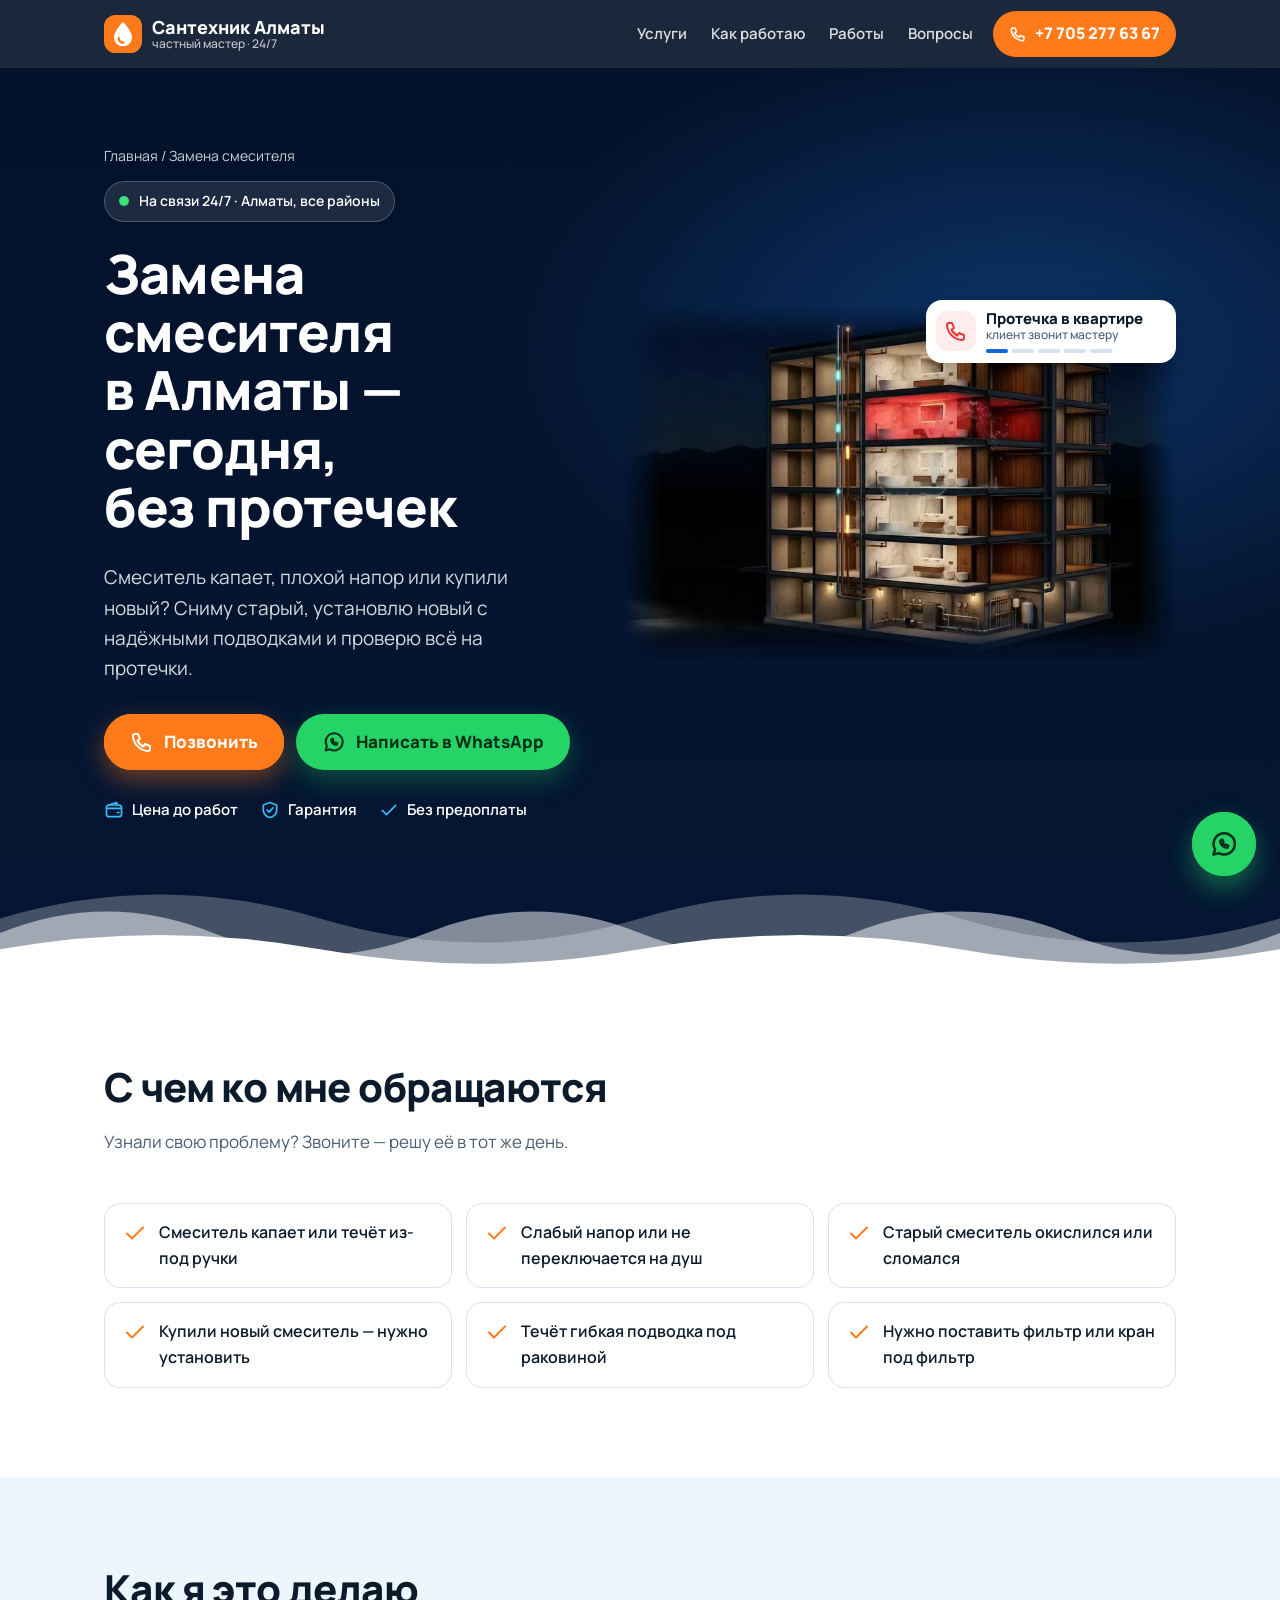
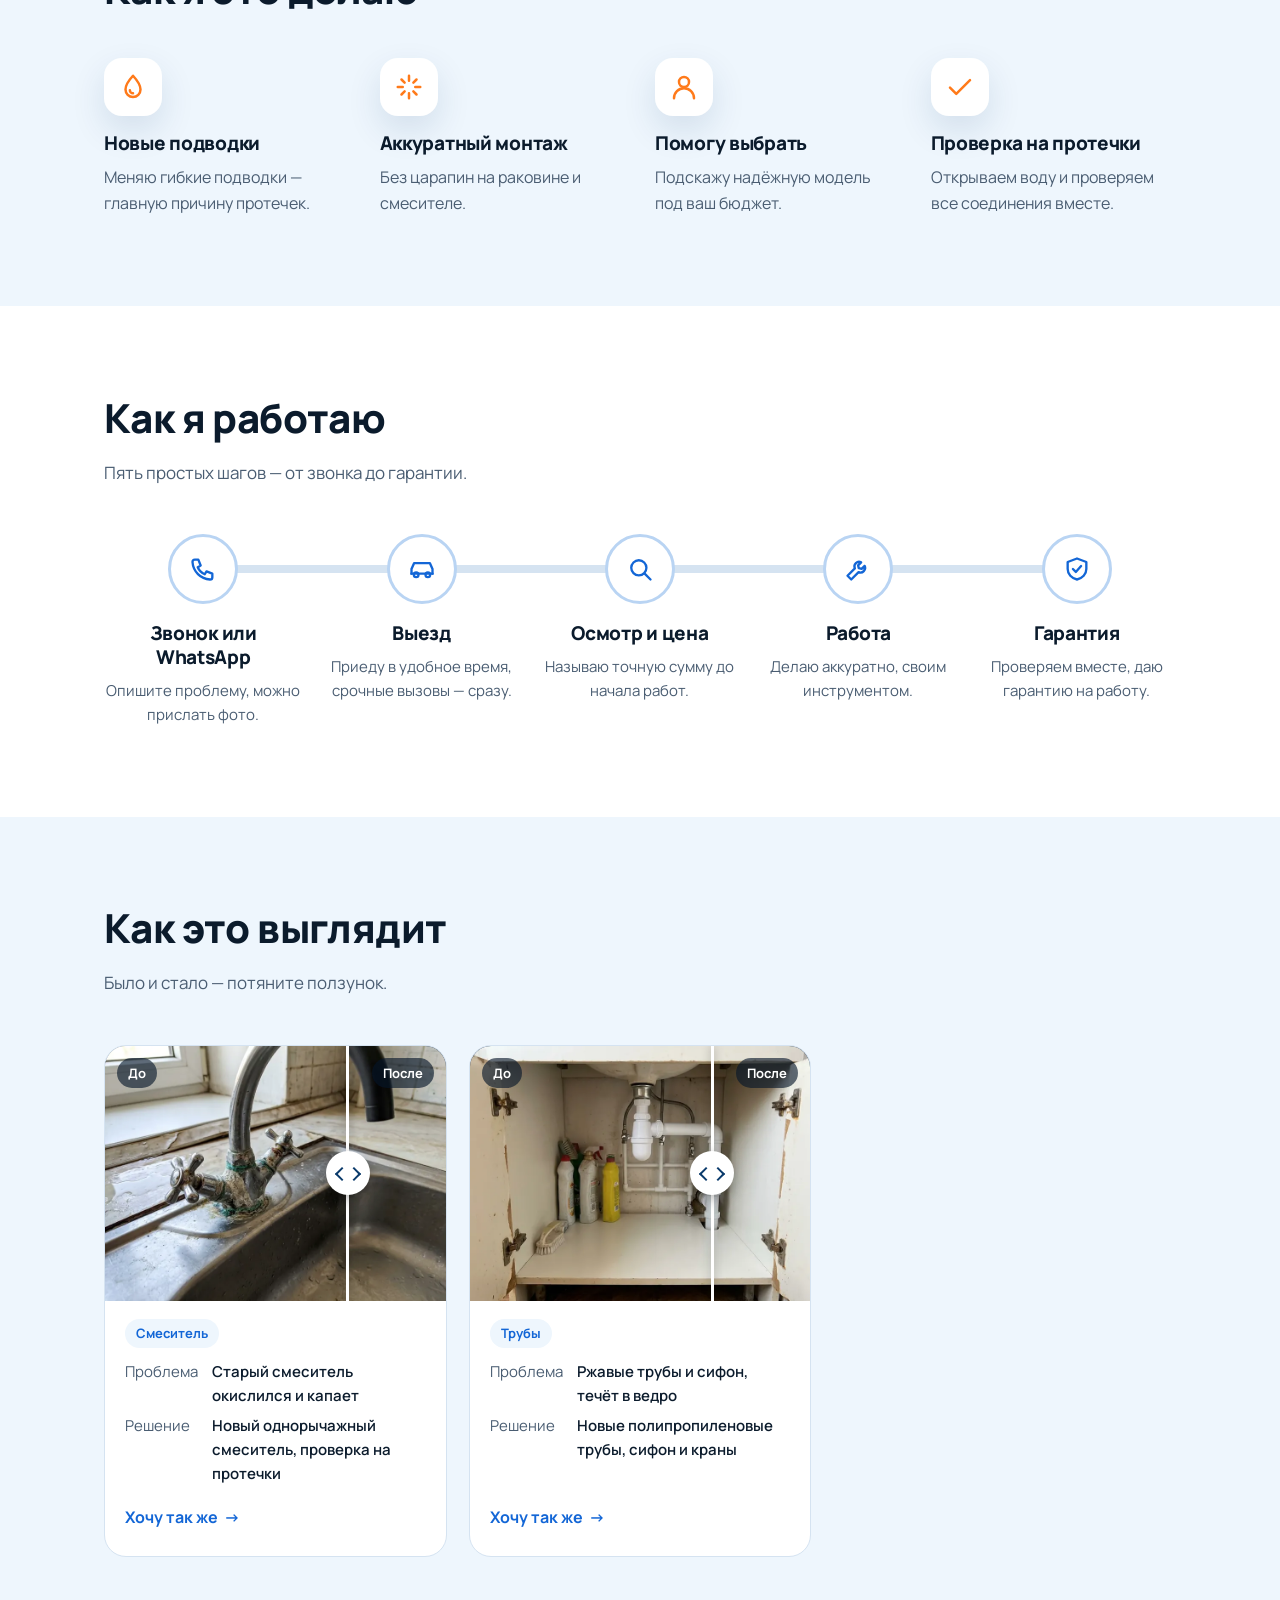
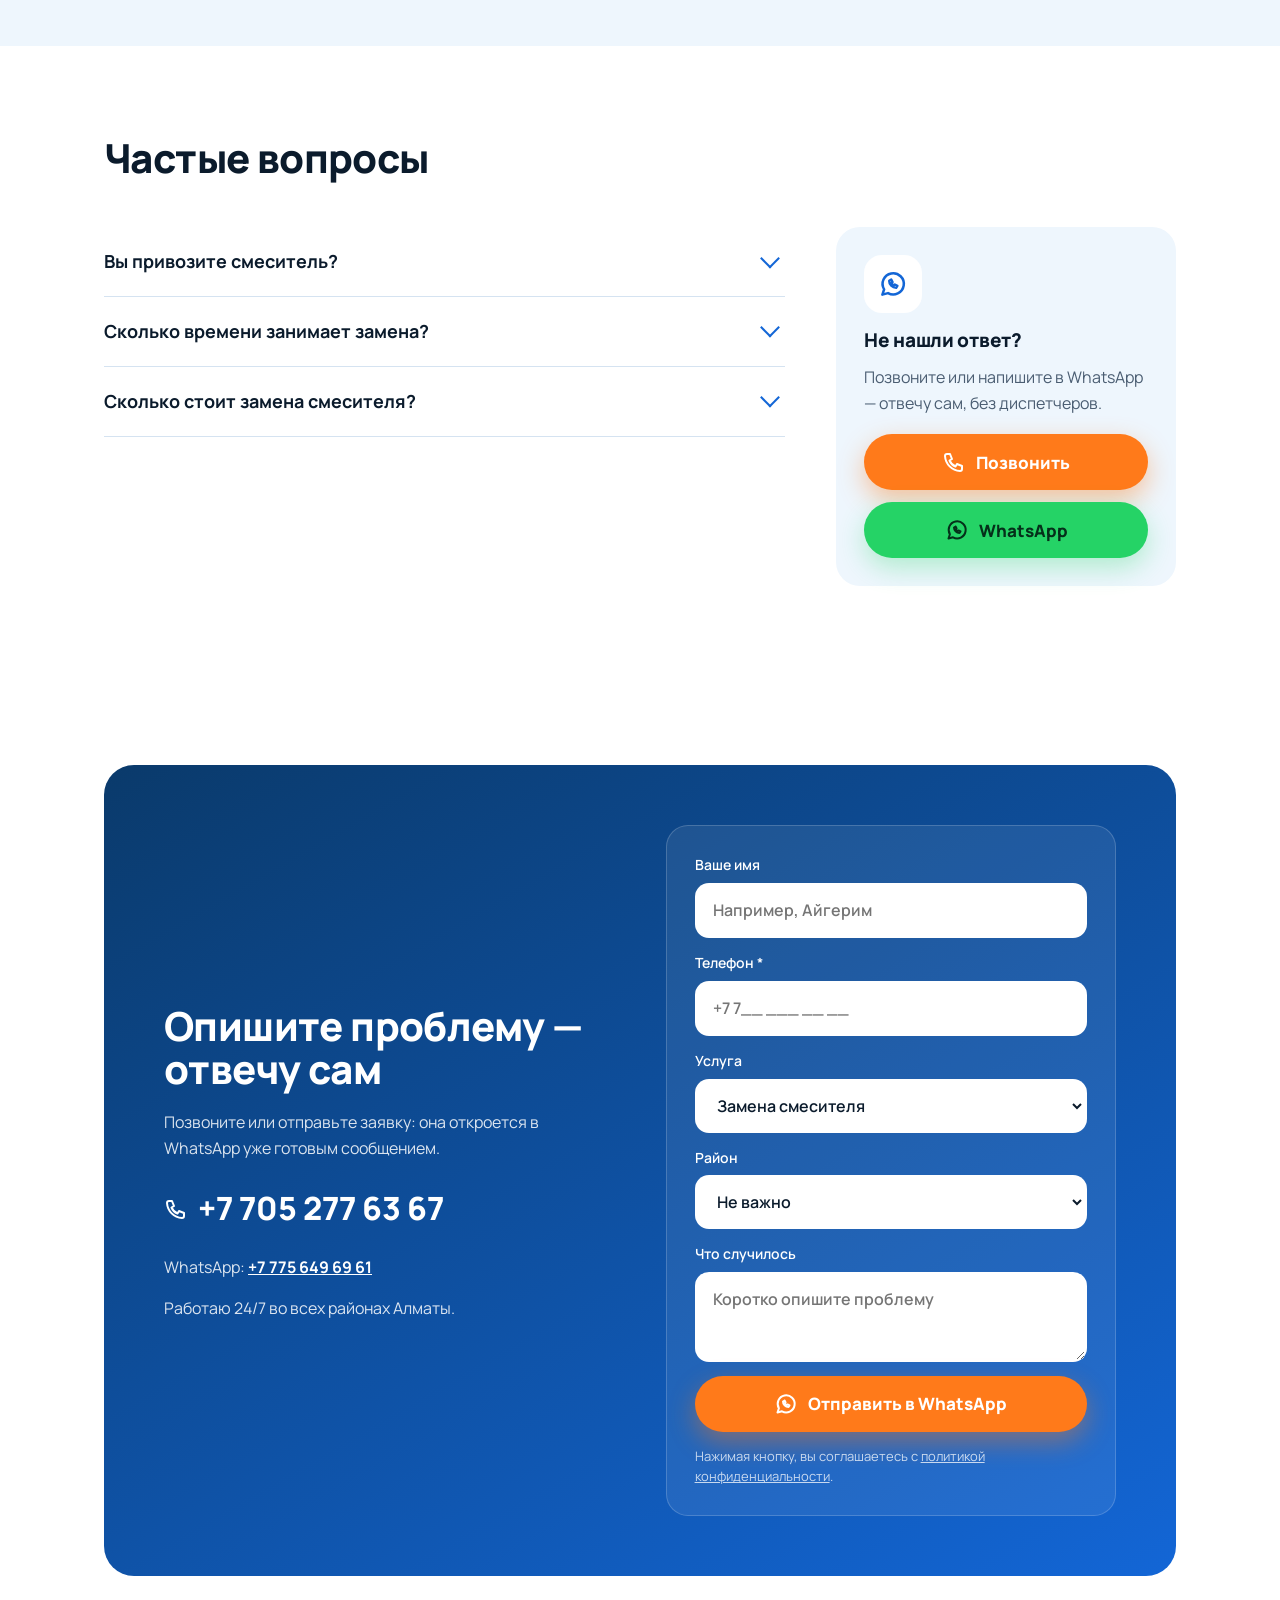
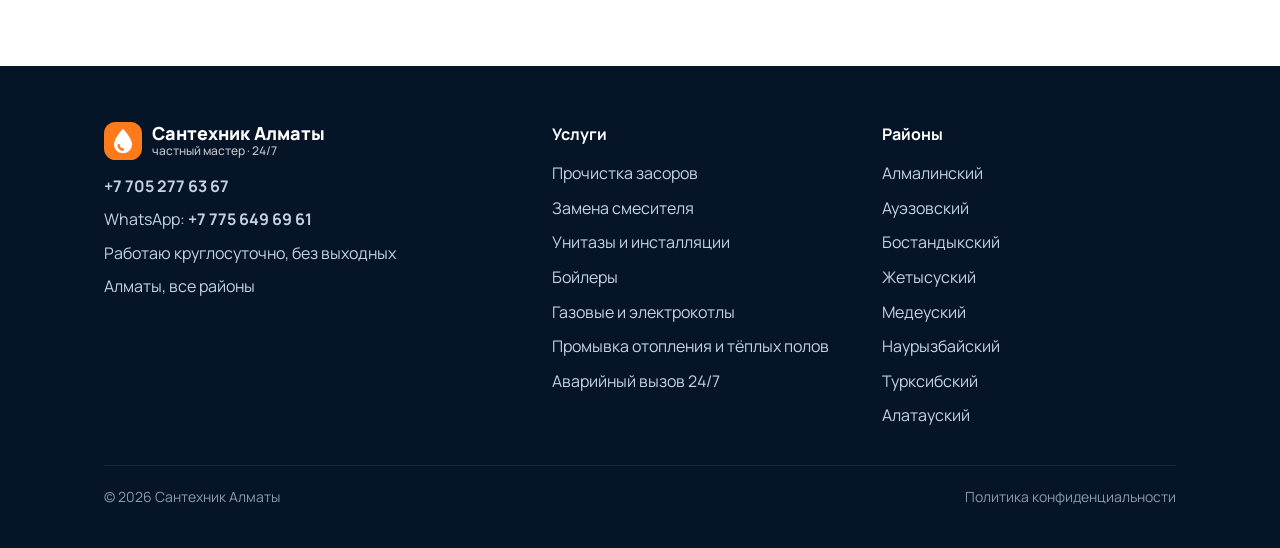
<file: smesitel/index.html>
<!DOCTYPE html>
<html lang="ru">
<head>
<meta charset="utf-8">
<meta name="viewport" content="width=device-width,initial-scale=1">
<title>Замена смесителя в Алматы — частный сантехник</title>
<meta name="description" content="Замена и установка смесителя на кухне, в ванной и душе в Алматы. Новые подводки, проверка на протечки, цена до начала работ. Выезд 24/7.">
<link rel="canonical" href="https://m1ras01.github.io/SantechAlmaty/smesitel/">
<meta name="theme-color" content="#0a3a6b">
<meta property="og:type" content="website">
<meta property="og:locale" content="ru_KZ">
<meta property="og:title" content="Замена смесителя в Алматы — частный сантехник">
<meta property="og:description" content="Замена и установка смесителя на кухне, в ванной и душе в Алматы. Новые подводки, проверка на протечки, цена до начала работ. Выезд 24/7.">
<meta property="og:url" content="https://m1ras01.github.io/SantechAlmaty/smesitel/">
<meta property="og:image" content="https://m1ras01.github.io/SantechAlmaty/img/og.png">
<link rel="icon" href="../img/favicon.svg" type="image/svg+xml">
<link rel="preconnect" href="https://fonts.googleapis.com">
<link rel="preconnect" href="https://fonts.gstatic.com" crossorigin>
<link href="https://fonts.googleapis.com/css2?family=Manrope:wght@500;600;700;800&display=swap" rel="stylesheet">
<link rel="stylesheet" href="../style.css">
<script>document.documentElement.classList.add('js')</script>
<!-- Google Tag Manager: вставьте сюда код GTM (GTM-XXXXXXX) из tagmanager.google.com -->
<script type="application/ld+json">{"@context": "https://schema.org", "@type": "Service", "serviceType": "Замена смесителя", "name": "Замена смесителя в Алматы — сегодня, без протечек", "areaServed": {"@type": "City", "name": "Алматы"}, "provider": {"@type": "Plumber", "name": "Сантехник Алматы", "telephone": "+77052776367", "url": "https://m1ras01.github.io/SantechAlmaty/"}}</script><script type="application/ld+json">{"@context": "https://schema.org", "@type": "FAQPage", "mainEntity": [{"@type": "Question", "name": "Вы привозите смеситель?", "acceptedAnswer": {"@type": "Answer", "text": "Могу установить ваш или привезти подходящий — договоримся по телефону."}}, {"@type": "Question", "name": "Сколько времени занимает замена?", "acceptedAnswer": {"@type": "Answer", "text": "Обычно 30–60 минут, если трубы и краны в порядке."}}, {"@type": "Question", "name": "Сколько стоит замена смесителя?", "acceptedAnswer": {"@type": "Answer", "text": "Точную цену скажу после осмотра, до начала работ. Можно прислать фото — назову примерную сумму сразу."}}]}</script>
</head>
<body data-wa="77756496961">
<!-- Google Tag Manager (noscript): вставьте сюда вторую часть кода GTM -->
<svg width="0" height="0" style="position:absolute" aria-hidden="true"><defs>
<symbol id="i-phone" viewBox="0 0 24 24"><path d="M5 4h3l2 5-2.5 1.5a11 11 0 0 0 6 6L15 14l5 2v3a2 2 0 0 1-2 2A16 16 0 0 1 3 6a2 2 0 0 1 2-2"/></symbol>
<symbol id="i-chat" viewBox="0 0 24 24"><path d="M3.5 20.5l1.4-4.2A8.5 8.5 0 1 1 8 19.3z"/><path d="M9 9.5c0 3 2.5 5.5 5.5 5.5l1-1.6-2-1-1 .8a4 4 0 0 1-1.7-1.7l.8-1-1-2z"/></symbol>
<symbol id="i-check" viewBox="0 0 24 24"><path d="M4 12.5l5 5L20 6.5"/></symbol>
<symbol id="i-shield" viewBox="0 0 24 24"><path d="M12 3l8 3v6c0 4.5-3.4 8-8 9-4.6-1-8-4.5-8-9V6z"/><path d="M8.5 12l2.5 2.5 4.5-5"/></symbol>
<symbol id="i-clock" viewBox="0 0 24 24"><circle cx="12" cy="12" r="9"/><path d="M12 7v5l3 2"/></symbol>
<symbol id="i-tag" viewBox="0 0 24 24"><path d="M3 12V4h8l10 10-8 8z"/><circle cx="7.5" cy="8" r="1.5"/></symbol>
<symbol id="i-wallet" viewBox="0 0 24 24"><rect x="3" y="6" width="18" height="14" rx="3"/><path d="M3 10h18M16 15h2M6 6l9-3 1 3"/></symbol>
<symbol id="i-drain" viewBox="0 0 24 24"><circle cx="12" cy="12" r="9"/><path d="M12 7a5 5 0 1 1-5 5"/><path d="M12 10a2 2 0 1 1-2 2"/></symbol>
<symbol id="i-faucet" viewBox="0 0 24 24"><path d="M3 9h10a4 4 0 0 1 4 4v1"/><path d="M3 6v6"/><path d="M9 9V5M6 5h6"/><path d="M17 17.5c0 1.2-.8 2-1.8 2s-1.7-.8-1.7-2 1.7-3 1.7-3 1.8 1.8 1.8 3z"/></symbol>
<symbol id="i-toilet" viewBox="0 0 24 24"><path d="M6 3h5v7H6z"/><path d="M3 10h17c0 3.6-3 6.5-7 6.5H10l1 4.5h6"/></symbol>
<symbol id="i-shower" viewBox="0 0 24 24"><path d="M4 21V8a4 4 0 0 1 4-4h1a4 4 0 0 1 4 4"/><path d="M10 9h7"/><path d="M11 13v1M14 13v1M17 13v1M12.5 17v1M15.5 17v1"/></symbol>
<symbol id="i-pipe" viewBox="0 0 24 24"><path d="M2 6h9a4 4 0 0 1 4 4v11"/><path d="M2 10h6a3 3 0 0 1 3 3v8"/><path d="M9 21h8"/></symbol>
<symbol id="i-boiler" viewBox="0 0 24 24"><rect x="6" y="2.5" width="12" height="15.5" rx="5"/><path d="M9 18v3.5M15 18v3.5M12 7v4M10 9h4"/></symbol>
<symbol id="i-washer" viewBox="0 0 24 24"><rect x="4" y="3" width="16" height="18" rx="2.5"/><circle cx="12" cy="13" r="4.5"/><path d="M7 6.5h2M14 6.5h3"/></symbol>
<symbol id="i-drop" viewBox="0 0 24 24"><path d="M12 3s6 6.5 6 11a6 6 0 0 1-12 0c0-4.5 6-11 6-11z"/><path d="M9.5 14.5a2.5 2.5 0 0 0 2.5 2.5"/></symbol>
<symbol id="i-radiator" viewBox="0 0 24 24"><rect x="4" y="5" width="4" height="15" rx="2"/><rect x="10" y="5" width="4" height="15" rx="2"/><rect x="16" y="5" width="4" height="15" rx="2"/><path d="M2 9h2M20 9h2"/></symbol>
<symbol id="i-siren" viewBox="0 0 24 24"><path d="M7 18v-6a5 5 0 0 1 10 0v6"/><rect x="5" y="18" width="14" height="3" rx="1"/><path d="M12 2.5v2M4 6l1.5 1.2M20 6l-1.5 1.2"/></symbol>
<symbol id="i-car" viewBox="0 0 24 24"><path d="M3 16v-4l2.2-5h13.6L21 12v4"/><path d="M3 16h18"/><circle cx="7" cy="17" r="2"/><circle cx="17" cy="17" r="2"/></symbol>
<symbol id="i-search" viewBox="0 0 24 24"><circle cx="11" cy="11" r="6.5"/><path d="M16 16l5 5"/></symbol>
<symbol id="i-wrench" viewBox="0 0 24 24"><path d="M14.7 6.3a4 4 0 0 0-5.4 5.2L3 17.8 6.2 21l6.3-6.3a4 4 0 0 0 5.2-5.4l-2.6 2.6-2.4-.6-.6-2.4z"/></symbol>
<symbol id="i-user" viewBox="0 0 24 24"><circle cx="12" cy="8" r="4"/><path d="M4 21a8 8 0 0 1 16 0"/></symbol>
<symbol id="i-spark" viewBox="0 0 24 24"><path d="M12 3v4M12 17v4M3 12h4M17 12h4M6 6l2.5 2.5M15.5 15.5 18 18M6 18l2.5-2.5M15.5 8.5 18 6"/></symbol>
<symbol id="i-pin" viewBox="0 0 24 24"><path d="M12 21s7-6.2 7-12a7 7 0 0 0-14 0c0 5.8 7 12 7 12z"/><circle cx="12" cy="9" r="2.5"/></symbol>
<symbol id="i-jet" viewBox="0 0 24 24"><path d="M3 12h7"/><path d="M10 9h4v6h-4z"/><path d="M14 12h2M17 8.5l3-1.5M17 12h4M17 15.5l3 1.5"/></symbol>
<symbol id="i-flame" viewBox="0 0 24 24"><rect x="5" y="3" width="14" height="18" rx="2.5"/><path d="M12 17a2.6 2.6 0 0 0 2.6-2.6c0-1.8-2.6-4.4-2.6-4.4s-2.6 2.6-2.6 4.4A2.6 2.6 0 0 0 12 17z"/><path d="M8 6h3"/></symbol>
<symbol id="i-floor" viewBox="0 0 24 24"><path d="M3 20h18"/><path d="M5 16c0-2 2-2 2-4s-2-2-2-4M10 16c0-2 2-2 2-4s-2-2-2-4M15 16c0-2 2-2 2-4s-2-2-2-4"/></symbol>
<symbol id="i-mute" viewBox="0 0 24 24"><path d="M4 9h4l5-4v14l-5-4H4z"/><path d="M17 9l5 6M22 9l-5 6"/></symbol>
<symbol id="i-sound" viewBox="0 0 24 24"><path d="M4 9h4l5-4v14l-5-4H4z"/><path d="M16.5 8.5a5 5 0 0 1 0 7M19 6a8.5 8.5 0 0 1 0 12"/></symbol>
<symbol id="i-camera" viewBox="0 0 24 24"><path d="M4 8h3l2-3h6l2 3h3v11H4z"/><circle cx="12" cy="13" r="3.5"/></symbol>
<linearGradient id="g-bef" x1="0" y1="0" x2="0" y2="1"><stop offset="0" stop-color="#4b4038"/><stop offset="1" stop-color="#231e1a"/></linearGradient>
<linearGradient id="g-aft" x1="0" y1="0" x2="0" y2="1"><stop offset="0" stop-color="#eaf6ff"/><stop offset="1" stop-color="#b9def8"/></linearGradient>
<linearGradient id="g-rust" x1="0" y1="0" x2="0" y2="1"><stop offset="0" stop-color="#8d7a66"/><stop offset=".5" stop-color="#6c5a48"/><stop offset="1" stop-color="#4a3d31"/></linearGradient>
<linearGradient id="g-new" x1="0" y1="0" x2="0" y2="1"><stop offset="0" stop-color="#ffffff"/><stop offset=".5" stop-color="#d9e5ef"/><stop offset="1" stop-color="#93a9bd"/></linearGradient>
<symbol id="ph-before" viewBox="0 0 400 300" preserveAspectRatio="xMidYMid slice">
<rect width="400" height="300" fill="url(#g-bef)"/>
<path d="M0 120h400M0 200h400M100 0v300M200 0v300M300 0v300" stroke="#5a4d43" stroke-width="2" opacity=".5"/>
<path d="M-10 150H210Q240 150 240 180V310" fill="none" stroke="url(#g-rust)" stroke-width="34"/>
<circle cx="70" cy="146" r="9" fill="#9b4f1c" opacity=".8"/><circle cx="150" cy="156" r="12" fill="#a45a22" opacity=".7"/><circle cx="236" cy="210" r="10" fill="#9b4f1c" opacity=".8"/><circle cx="118" cy="140" r="5" fill="#b8682b" opacity=".7"/>
<path d="M150 170c4 8 6 12 6 15a6 6 0 0 1-12 0c0-3 2-7 6-15z" fill="#6fb3d6" opacity=".85"/>
<path d="M150 214c3 6 4 9 4 11a4 4 0 0 1-8 0c0-2 1-5 4-11z" fill="#6fb3d6" opacity=".6"/>
<ellipse cx="160" cy="292" rx="70" ry="9" fill="#6fb3d6" opacity=".35"/>
</symbol>
<symbol id="ph-after" viewBox="0 0 400 300" preserveAspectRatio="xMidYMid slice">
<rect width="400" height="300" fill="url(#g-aft)"/>
<path d="M0 120h400M0 200h400M100 0v300M200 0v300M300 0v300" stroke="#fff" stroke-width="2" opacity=".7"/>
<path d="M-10 150H210Q240 150 240 180V310" fill="none" stroke="url(#g-new)" stroke-width="34"/>
<path d="M-10 142H208" stroke="#fff" stroke-width="5" opacity=".9"/>
<rect x="120" y="128" width="26" height="44" rx="6" fill="#ff7a1a"/><rect x="226" y="236" width="28" height="22" rx="6" fill="#1366d6"/>
<path d="M310 70l6 14 14 6-14 6-6 14-6-14-14-6 14-6z" fill="#fff"/><path d="M80 60l4 9 9 4-9 4-4 9-4-9-9-4 9-4z" fill="#fff" opacity=".9"/>
</symbol>
</defs></svg><header class="top"><div class="wrap">
<a class="logo" href="../"><svg viewBox="0 0 40 40" aria-hidden="true"><rect width="40" height="40" rx="12" fill="#ff7a1a"/><path d="M20 7s9.5 9.8 9.5 16.5a9.5 9.5 0 0 1-19 0C10.5 16.8 20 7 20 7z" fill="#fff"/><path d="M15.5 24.5a4.5 4.5 0 0 0 4.5 4.5" stroke="#ff7a1a" stroke-width="2.6" fill="none" stroke-linecap="round"/></svg><span>Сантехник Алматы<small>частный мастер · 24/7</small></span></a>
<nav class="nav" aria-label="Меню"><a href="../#uslugi">Услуги</a><a href="../#kak">Как работаю</a><a href="../#foto">Работы</a><a href="../#voprosy">Вопросы</a></nav>
<a class="top-phone" href="tel:+77052776367" data-place="header"><svg class="i" aria-hidden="true"><use href="#i-phone"/></svg><span>+7 705 277 63 67</span></a>
</div></header><main><section class="hero"><div class="wrap hero-grid">
<div><div class="crumbs"><a href="../">Главная</a> / Замена смесителя</div>
<div class="live"><b></b>На связи 24/7 · Алматы, все районы</div>
<h1>Замена смесителя в Алматы&nbsp;— сегодня, без протечек</h1>
<p class="lead">Смеситель капает, плохой напор или купили новый? Сниму старый, установлю новый с надёжными подводками и проверю всё на протечки.</p>
<div class="cta-row">
<a class="btn btn-call pulse ring" href="tel:+77052776367" data-place="hero"><svg class="i" aria-hidden="true"><use href="#i-phone"/></svg>Позвонить</a>
<a class="btn btn-wa" href="https://wa.me/77756496961?text=Здравствуйте! Нужен сантехник." target="_blank" rel="noopener" data-place="hero"><svg class="i" aria-hidden="true"><use href="#i-chat"/></svg>Написать в WhatsApp</a>
</div>
<ul class="badges">
<li><svg class="i" aria-hidden="true"><use href="#i-wallet"/></svg>Цена до работ</li><li><svg class="i" aria-hidden="true"><use href="#i-shield"/></svg>Гарантия</li><li><svg class="i" aria-hidden="true"><use href="#i-check"/></svg>Без предоплаты</li></ul>
</div>
<div class="hero-art video">
<video class="hero-video" autoplay muted loop playsinline preload="auto" width="896" height="576" poster="../img/hero-poster.jpg" aria-label="Многоэтажный дом в разрезе: в квартире протечка, приезжает мастер и устраняет её"><source src="../img/hero.webm" type="video/webm"><source src="../img/hero.mp4" type="video/mp4"></video>
<div class="chip status" aria-hidden="true"><span class="ic"><svg class="i" aria-hidden="true"><use href="#i-drop"/></svg></span><span><b class="st-t">Система в норме</b><small class="st-s">вода идёт по стоякам</small><span class="st-dots"><i></i><i></i><i></i><i></i><i></i></span></span></div>
</div>
</div><div class="waves" aria-hidden="true">
<svg class="w1" viewBox="0 0 2400 120" preserveAspectRatio="none"><path d="M0 60Q150 10 300 60T600 60T900 60T1200 60T1500 60T1800 60T2100 60T2400 60V120H0Z"/></svg>
<svg class="w2" viewBox="0 0 2400 120" preserveAspectRatio="none"><path d="M0 75Q100 30 200 75T400 75T600 75T800 75T1000 75T1200 75T1400 75T1600 75T1800 75T2000 75T2200 75T2400 75V120H0Z"/></svg>
<svg class="w3" viewBox="0 0 2400 120" preserveAspectRatio="none"><path d="M0 92Q150 62 300 92T600 92T900 92T1200 92T1500 92T1800 92T2100 92T2400 92V120H0Z"/></svg>
</div></section><section class="band"><div class="wrap">
<div class="sec-head rv"><h2>С чем ко мне обращаются</h2><p>Узнали свою проблему? Звоните — решу её в тот же день.</p></div>
<ul class="problems" data-stagger><li><svg class="i" aria-hidden="true"><use href="#i-check"/></svg><span>Смеситель капает или течёт из-под ручки</span></li><li><svg class="i" aria-hidden="true"><use href="#i-check"/></svg><span>Слабый напор или не переключается на душ</span></li><li><svg class="i" aria-hidden="true"><use href="#i-check"/></svg><span>Старый смеситель окислился или сломался</span></li><li><svg class="i" aria-hidden="true"><use href="#i-check"/></svg><span>Купили новый смеситель — нужно установить</span></li><li><svg class="i" aria-hidden="true"><use href="#i-check"/></svg><span>Течёт гибкая подводка под раковиной</span></li><li><svg class="i" aria-hidden="true"><use href="#i-check"/></svg><span>Нужно поставить фильтр или кран под фильтр</span></li></ul>
</div></section><section class="band alt"><div class="wrap">
<div class="sec-head rv"><h2>Как я это делаю</h2></div>
<div class="why" data-stagger><div><div class="ic-box"><svg class="i" aria-hidden="true"><use href="#i-drop"/></svg></div><h3>Новые подводки</h3><p>Меняю гибкие подводки — главную причину протечек.</p></div><div><div class="ic-box"><svg class="i" aria-hidden="true"><use href="#i-spark"/></svg></div><h3>Аккуратный монтаж</h3><p>Без царапин на раковине и смесителе.</p></div><div><div class="ic-box"><svg class="i" aria-hidden="true"><use href="#i-user"/></svg></div><h3>Помогу выбрать</h3><p>Подскажу надёжную модель под ваш бюджет.</p></div><div><div class="ic-box"><svg class="i" aria-hidden="true"><use href="#i-check"/></svg></div><h3>Проверка на протечки</h3><p>Открываем воду и проверяем все соединения вместе.</p></div></div>
</div></section><section class="band" id="kak"><div class="wrap">
<div class="sec-head rv"><h2>Как я работаю</h2><p>Пять простых шагов — от звонка до гарантии.</p></div>
<ol class="steps"><span class="pipe" aria-hidden="true"><b></b></span><li class="step"><div class="dot"><svg class="i" aria-hidden="true"><use href="#i-phone"/></svg></div><div><h3>Звонок или WhatsApp</h3><p>Опишите проблему, можно прислать фото.</p></div></li><li class="step"><div class="dot"><svg class="i" aria-hidden="true"><use href="#i-car"/></svg></div><div><h3>Выезд</h3><p>Приеду в удобное время, срочные вызовы — сразу.</p></div></li><li class="step"><div class="dot"><svg class="i" aria-hidden="true"><use href="#i-search"/></svg></div><div><h3>Осмотр и цена</h3><p>Называю точную сумму до начала работ.</p></div></li><li class="step"><div class="dot"><svg class="i" aria-hidden="true"><use href="#i-wrench"/></svg></div><div><h3>Работа</h3><p>Делаю аккуратно, своим инструментом.</p></div></li><li class="step"><div class="dot"><svg class="i" aria-hidden="true"><use href="#i-shield"/></svg></div><div><h3>Гарантия</h3><p>Проверяем вместе, даю гарантию на работу.</p></div></li></ol>
</div></section><section class="band alt" id="foto"><div class="wrap">
<div class="sec-head rv"><h2>Как это выглядит</h2><p>Было и стало — потяните ползунок.</p></div>
<div class="reports" data-stagger><article class="rep">
<div class="ba">
<div class="after"><img src="../img/rabota-smesitel-posle.webp" alt="После: Новый однорычажный смеситель, проверка на протечки" width="800" height="600" loading="lazy" decoding="async"></div>
<div class="before"><img src="../img/rabota-smesitel-do.webp" alt="До: Старый смеситель окислился и капает" width="800" height="600" loading="lazy" decoding="async"></div>
<span class="lbl l">До</span><span class="lbl r">После</span>
<span class="handle"><i></i></span>
<input type="range" min="0" max="100" value="50" aria-label="Сравнить фото до и после">
</div>
<div class="rep-body">
<div class="tags"><span class="tag">Смеситель</span></div>
<dl><dt>Проблема</dt><dd>Старый смеситель окислился и капает</dd><dt>Решение</dt><dd>Новый однорычажный смеситель, проверка на протечки</dd></dl>
<a class="more" href="#zayavka">Хочу так же</a>
</div></article><article class="rep">
<div class="ba">
<div class="after"><img src="../img/rabota-pipe-posle.webp" alt="После: Новые полипропиленовые трубы, сифон и краны" width="800" height="600" loading="lazy" decoding="async"></div>
<div class="before"><img src="../img/rabota-pipe-do.webp" alt="До: Ржавые трубы и сифон, течёт в ведро" width="800" height="600" loading="lazy" decoding="async"></div>
<span class="lbl l">До</span><span class="lbl r">После</span>
<span class="handle"><i></i></span>
<input type="range" min="0" max="100" value="50" aria-label="Сравнить фото до и после">
</div>
<div class="rep-body">
<div class="tags"><span class="tag">Трубы</span></div>
<dl><dt>Проблема</dt><dd>Ржавые трубы и сифон, течёт в ведро</dd><dt>Решение</dt><dd>Новые полипропиленовые трубы, сифон и краны</dd></dl>
<a class="more" href="#zayavka">Хочу так же</a>
</div></article></div>
</div></section><section class="band" id="voprosy"><div class="wrap">
<div class="sec-head rv"><h2>Частые вопросы</h2></div>
<div class="faq-grid">
<div class="faq rv"><details><summary>Вы привозите смеситель?</summary><p>Могу установить ваш или привезти подходящий — договоримся по телефону.</p></details><details><summary>Сколько времени занимает замена?</summary><p>Обычно 30–60 минут, если трубы и краны в порядке.</p></details><details><summary>Сколько стоит замена смесителя?</summary><p>Точную цену скажу после осмотра, до начала работ. Можно прислать фото — назову примерную сумму сразу.</p></details></div>
<aside class="ask rv"><div class="ic-box"><svg class="i" aria-hidden="true"><use href="#i-chat"/></svg></div><h3>Не нашли ответ?</h3><p>Позвоните или напишите в WhatsApp — отвечу сам, без диспетчеров.</p>
<a class="btn btn-call" href="tel:+77052776367" data-place="faq"><svg class="i" aria-hidden="true"><use href="#i-phone"/></svg>Позвонить</a>
<a class="btn btn-wa" href="https://wa.me/77756496961" target="_blank" rel="noopener" data-place="faq"><svg class="i" aria-hidden="true"><use href="#i-chat"/></svg>WhatsApp</a></aside>
</div>
</div></section><section class="band" id="zayavka"><div class="wrap">
<div class="cta rv">
<div>
<h2>Опишите проблему&nbsp;— отвечу сам</h2>
<p>Позвоните или отправьте заявку: она откроется в WhatsApp уже готовым сообщением.</p>
<a class="phone-big" href="tel:+77052776367" data-place="cta"><svg class="i" aria-hidden="true"><use href="#i-phone"/></svg>+7 705 277 63 67</a>
<p>WhatsApp: <a href="https://wa.me/77756496961" target="_blank" rel="noopener" data-place="cta" style="color:#fff;font-weight:700;white-space:nowrap">+7 775 649 69 61</a></p>
<p>Работаю 24/7 во всех районах Алматы.</p>
</div>
<form class="form" id="lead" novalidate>
<label>Ваше имя<input name="name" autocomplete="name" placeholder="Например, Айгерим"></label>
<label>Телефон *<input name="phone" type="tel" inputmode="tel" autocomplete="tel" placeholder="+7 7__ ___ __ __" required></label>
<label>Услуга<select name="service"><option>Прочистка засоров</option><option>Гидродинамическая промывка канализации</option><option selected>Замена смесителя</option><option>Унитазы и инсталляции</option><option>Ванны и душевые кабины</option><option>Замена труб</option><option>Бойлеры</option><option>Газовые и электрокотлы</option><option>Отопление</option><option>Промывка отопления и тёплых полов</option><option>Стиральные и посудомоечные машины</option><option>Устранение протечек</option><option>Аварийный вызов 24/7</option><option>Другое</option></select></label>
<label>Район<select name="district"><option value="">Не важно</option><option>Алмалинский</option><option>Ауэзовский</option><option>Бостандыкский</option><option>Жетысуский</option><option>Медеуский</option><option>Наурызбайский</option><option>Турксибский</option><option>Алатауский</option></select></label>
<label>Что случилось<textarea name="msg" placeholder="Коротко опишите проблему"></textarea></label>
<button class="btn btn-call" type="submit"><svg class="i" aria-hidden="true"><use href="#i-chat"/></svg>Отправить в WhatsApp</button>
<p class="form-ok" hidden>Заявка готова! Если WhatsApp не открылся, <a href="#" target="_blank" rel="noopener">нажмите здесь</a>.</p>
<small>Нажимая кнопку, вы соглашаетесь с <a href="../privacy.html">политикой конфиденциальности</a>.</small>
</form>
</div></div></section></main><footer class="foot"><div class="wrap">
<div class="foot-grid">
<div><a class="logo" href="../"><svg viewBox="0 0 40 40" aria-hidden="true"><rect width="40" height="40" rx="12" fill="#ff7a1a"/><path d="M20 7s9.5 9.8 9.5 16.5a9.5 9.5 0 0 1-19 0C10.5 16.8 20 7 20 7z" fill="#fff"/><path d="M15.5 24.5a4.5 4.5 0 0 0 4.5 4.5" stroke="#ff7a1a" stroke-width="2.6" fill="none" stroke-linecap="round"/></svg><span>Сантехник Алматы<small>частный мастер · 24/7</small></span></a>
<p><a href="tel:+77052776367" data-place="footer"><b>+7 705 277 63 67</b></a></p>
<p>WhatsApp: <a href="https://wa.me/77756496961" target="_blank" rel="noopener" data-place="footer"><b>+7 775 649 69 61</b></a></p>
<p>Работаю круглосуточно, без выходных</p>
<p>Алматы, все районы</p></div>
<div><h4>Услуги</h4><ul><li><a href="../zasor/">Прочистка засоров</a></li><li><a href="../smesitel/">Замена смесителя</a></li><li><a href="../unitaz/">Унитазы и инсталляции</a></li><li><a href="../boiler/">Бойлеры</a></li><li><a href="../kotly/">Газовые и электрокотлы</a></li><li><a href="../promyvka/">Промывка отопления и тёплых полов</a></li><li><a href="../avariya/">Аварийный вызов 24/7</a></li></ul></div>
<div><h4>Районы</h4><ul><li>Алмалинский</li><li>Ауэзовский</li><li>Бостандыкский</li><li>Жетысуский</li><li>Медеуский</li><li>Наурызбайский</li><li>Турксибский</li><li>Алатауский</li></ul></div>
</div>
<div class="copy"><span>© 2026 Сантехник Алматы</span><a href="../privacy.html">Политика конфиденциальности</a></div>
</div></footer>
<div class="fbar"><a class="btn btn-call" href="tel:+77052776367" data-place="sticky"><svg class="i" aria-hidden="true"><use href="#i-phone"/></svg>Позвонить</a><a class="btn btn-wa" href="https://wa.me/77756496961" target="_blank" rel="noopener" data-place="sticky"><svg class="i" aria-hidden="true"><use href="#i-chat"/></svg>WhatsApp</a></div>
<a class="wa-float" href="https://wa.me/77756496961" target="_blank" rel="noopener" aria-label="Написать в WhatsApp" data-place="float"><svg class="i" aria-hidden="true"><use href="#i-chat"/></svg></a>
<script src="../script.js" defer></script>
</body>
</html>
</file>
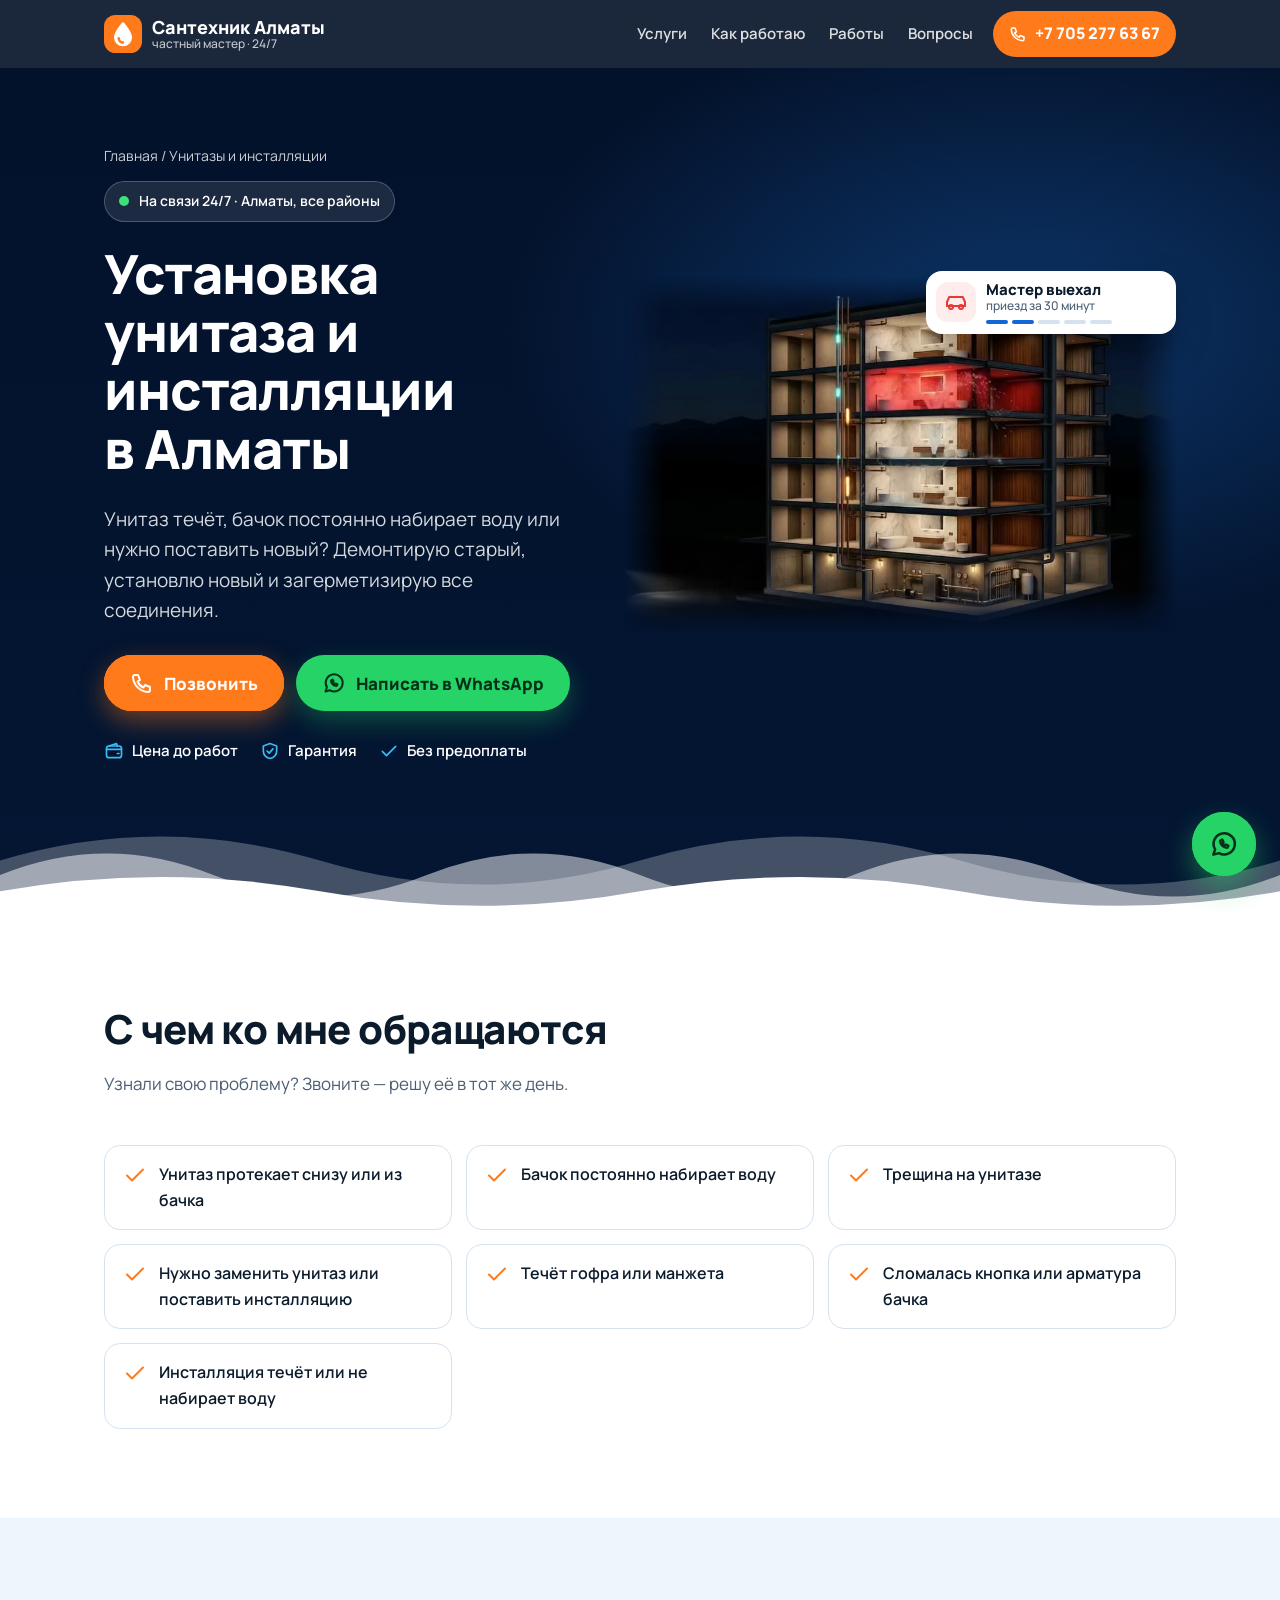
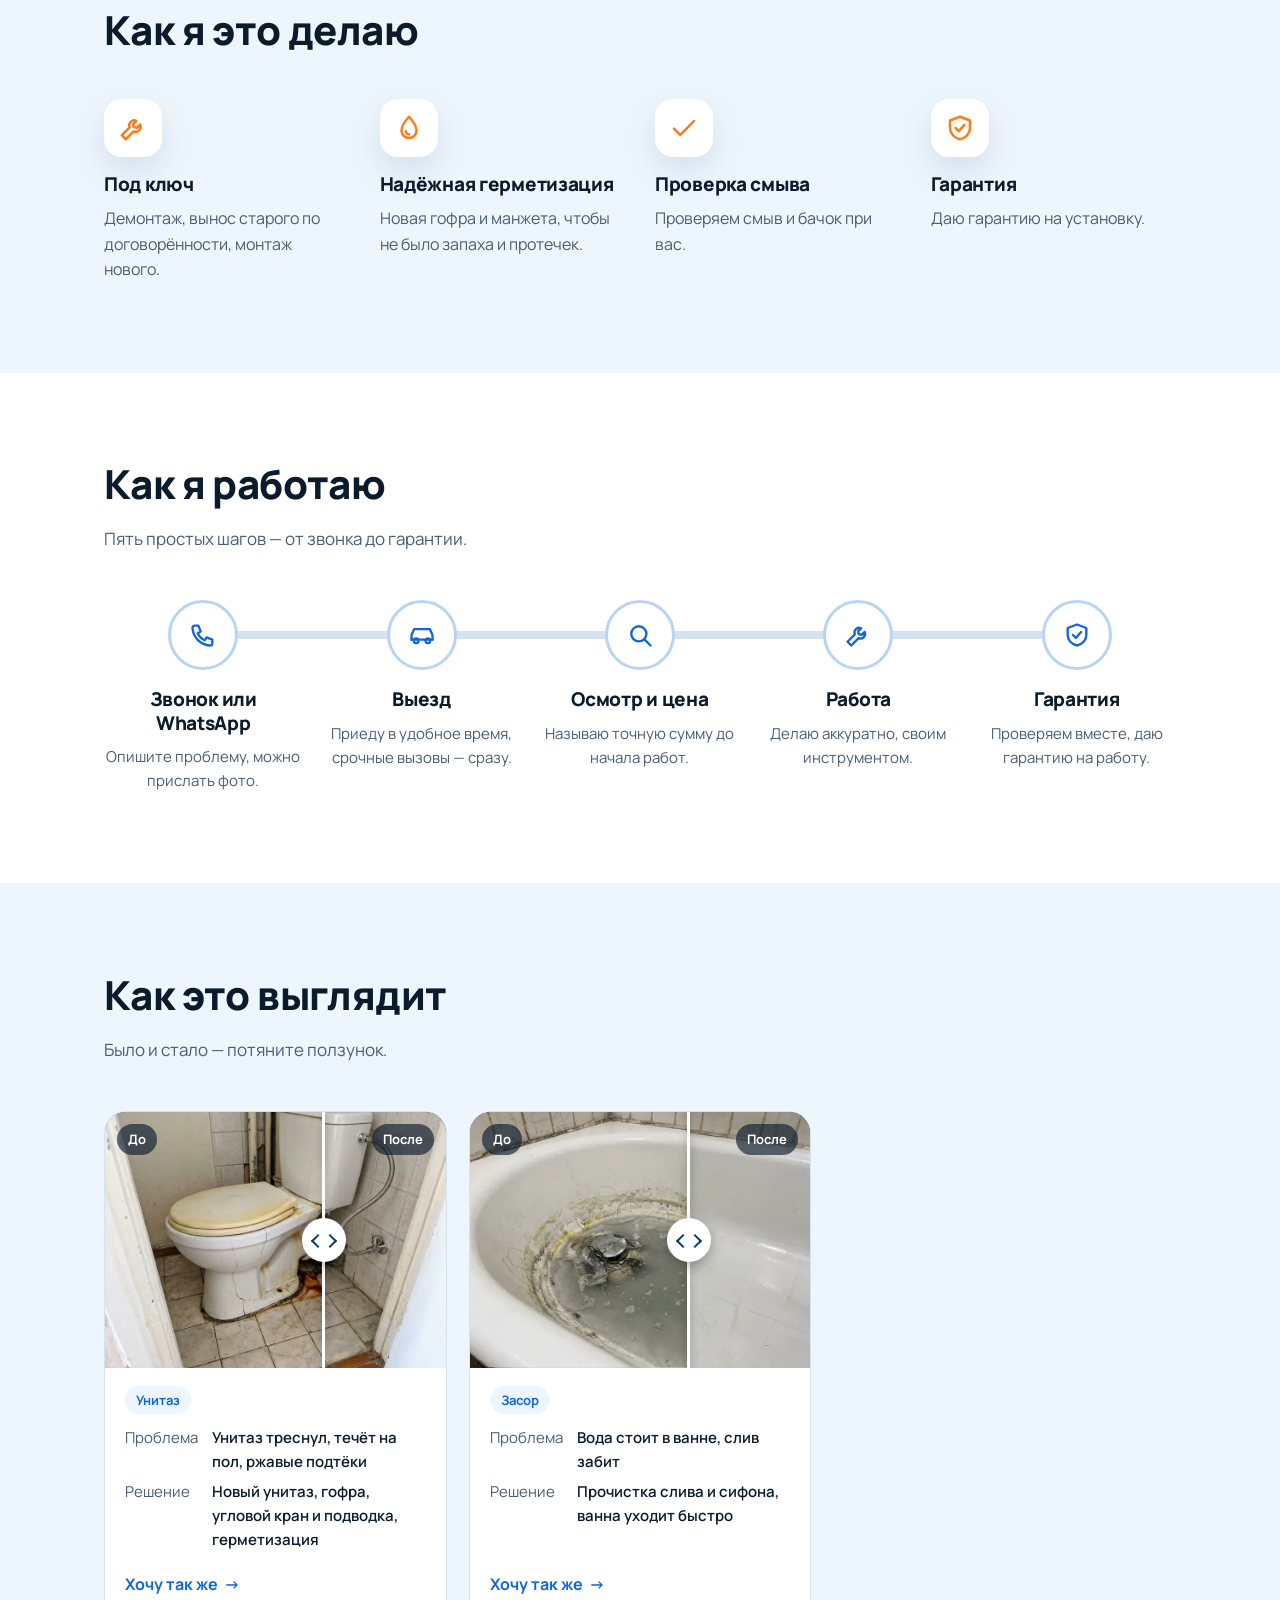
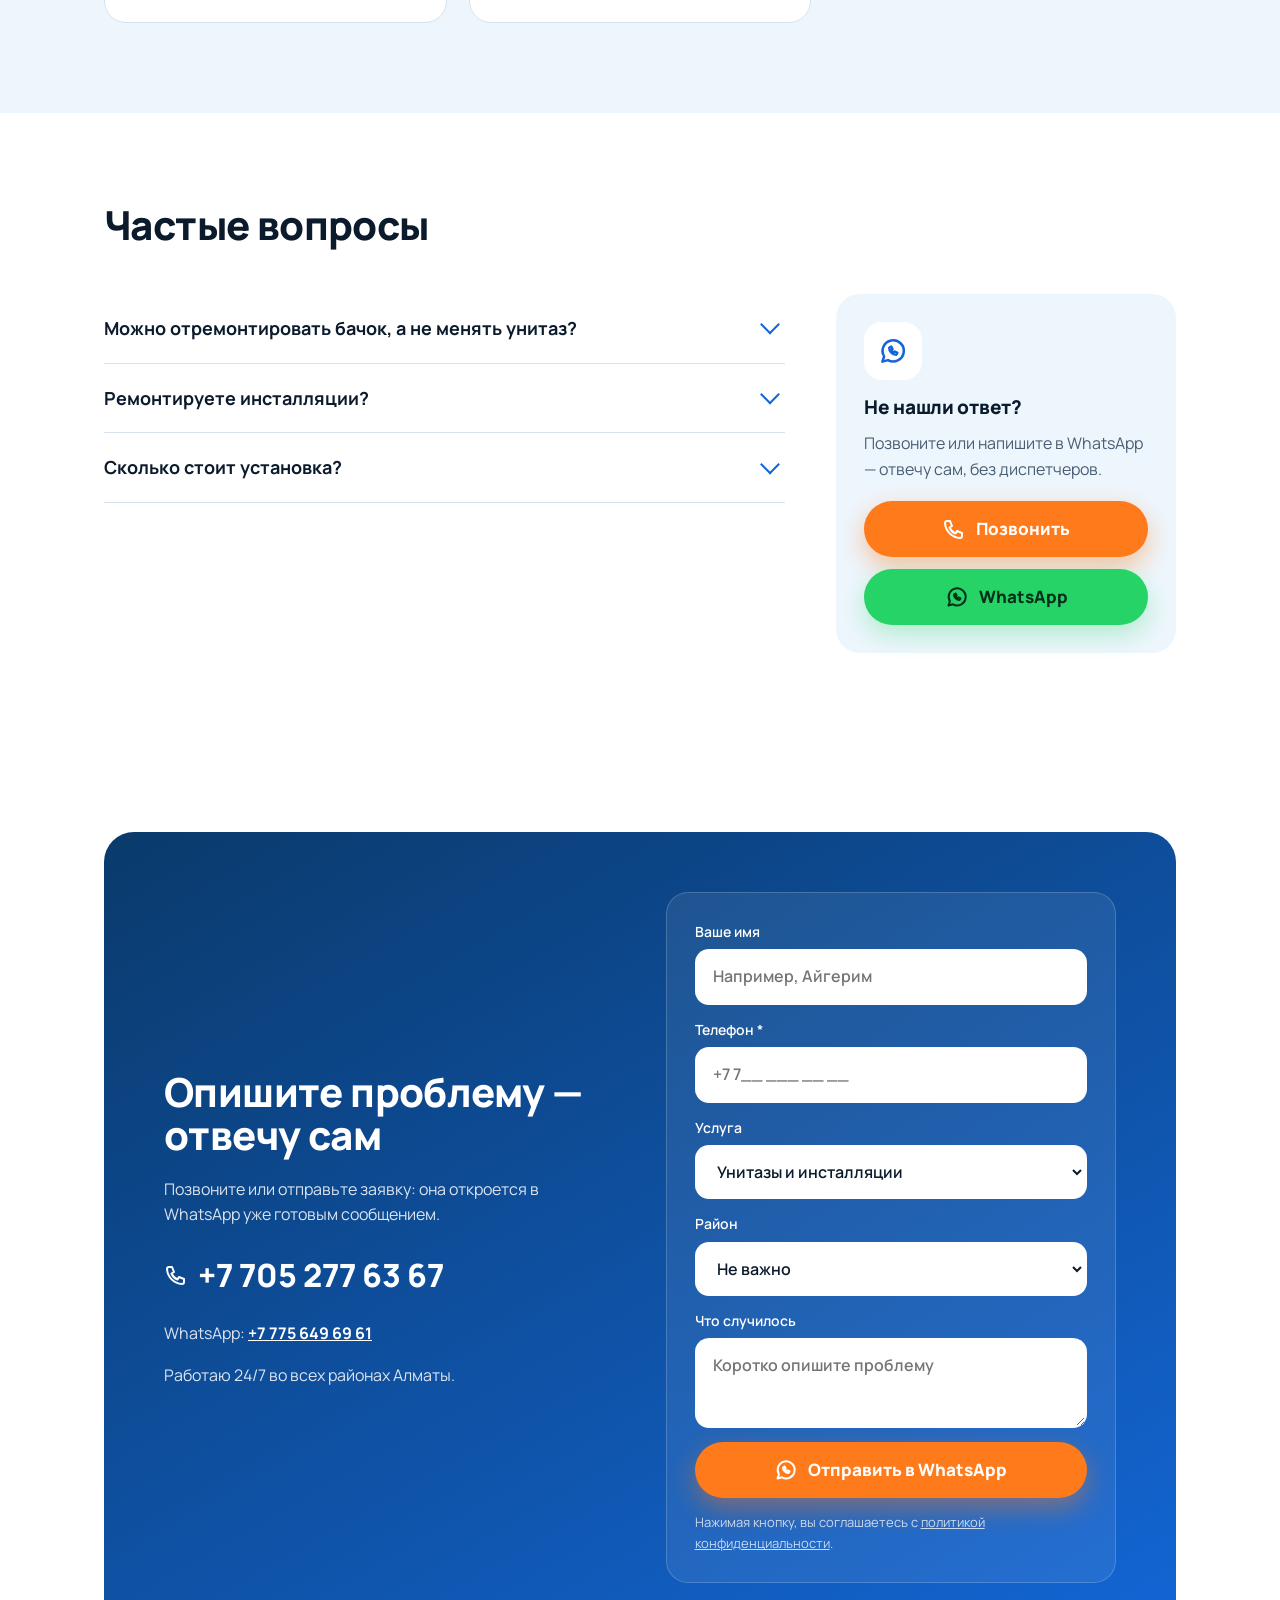
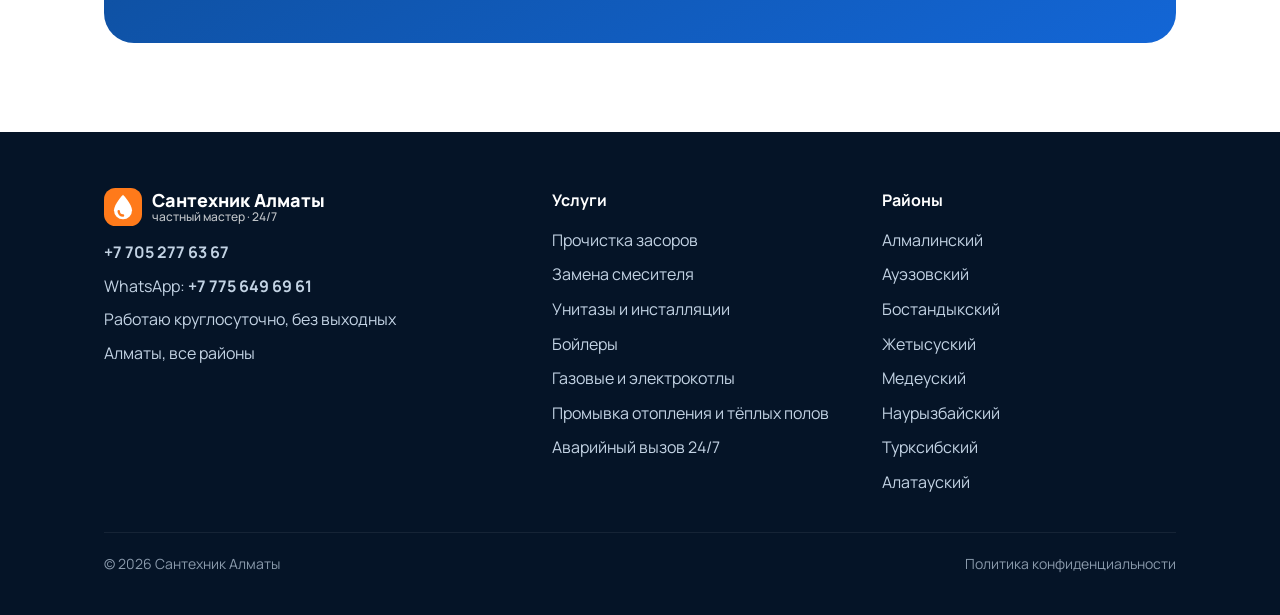
<file: unitaz/index.html>
<!DOCTYPE html>
<html lang="ru">
<head>
<meta charset="utf-8">
<meta name="viewport" content="width=device-width,initial-scale=1">
<title>Установка унитаза и инсталляции в Алматы, ремонт инсталляции</title>
<meta name="description" content="Установка и замена унитаза, установка и ремонт инсталляции, ремонт бачка в Алматы. Герметизация и проверка. Частный мастер, выезд 24/7.">
<link rel="canonical" href="https://m1ras01.github.io/SantechAlmaty/unitaz/">
<meta name="theme-color" content="#0a3a6b">
<meta property="og:type" content="website">
<meta property="og:locale" content="ru_KZ">
<meta property="og:title" content="Установка унитаза и инсталляции в Алматы, ремонт инсталляции">
<meta property="og:description" content="Установка и замена унитаза, установка и ремонт инсталляции, ремонт бачка в Алматы. Герметизация и проверка. Частный мастер, выезд 24/7.">
<meta property="og:url" content="https://m1ras01.github.io/SantechAlmaty/unitaz/">
<meta property="og:image" content="https://m1ras01.github.io/SantechAlmaty/img/og.png">
<link rel="icon" href="../img/favicon.svg" type="image/svg+xml">
<link rel="preconnect" href="https://fonts.googleapis.com">
<link rel="preconnect" href="https://fonts.gstatic.com" crossorigin>
<link href="https://fonts.googleapis.com/css2?family=Manrope:wght@500;600;700;800&display=swap" rel="stylesheet">
<link rel="stylesheet" href="../style.css">
<script>document.documentElement.classList.add('js')</script>
<!-- Google Tag Manager: вставьте сюда код GTM (GTM-XXXXXXX) из tagmanager.google.com -->
<script type="application/ld+json">{"@context": "https://schema.org", "@type": "Service", "serviceType": "Унитазы и инсталляции", "name": "Установка унитаза и инсталляции в Алматы", "areaServed": {"@type": "City", "name": "Алматы"}, "provider": {"@type": "Plumber", "name": "Сантехник Алматы", "telephone": "+77052776367", "url": "https://m1ras01.github.io/SantechAlmaty/"}}</script><script type="application/ld+json">{"@context": "https://schema.org", "@type": "FAQPage", "mainEntity": [{"@type": "Question", "name": "Можно отремонтировать бачок, а не менять унитаз?", "acceptedAnswer": {"@type": "Answer", "text": "Да. Часто достаточно заменить арматуру или кнопку — скажу честно после осмотра."}}, {"@type": "Question", "name": "Ремонтируете инсталляции?", "acceptedAnswer": {"@type": "Answer", "text": "Да: устанавливаю новые и ремонтирую старые — меняю арматуру, клапаны, кнопку смыва через сервисное окно."}}, {"@type": "Question", "name": "Сколько стоит установка?", "acceptedAnswer": {"@type": "Answer", "text": "Зависит от типа унитаза и состояния труб. Точная цена — до начала работ."}}]}</script>
</head>
<body data-wa="77756496961">
<!-- Google Tag Manager (noscript): вставьте сюда вторую часть кода GTM -->
<svg width="0" height="0" style="position:absolute" aria-hidden="true"><defs>
<symbol id="i-phone" viewBox="0 0 24 24"><path d="M5 4h3l2 5-2.5 1.5a11 11 0 0 0 6 6L15 14l5 2v3a2 2 0 0 1-2 2A16 16 0 0 1 3 6a2 2 0 0 1 2-2"/></symbol>
<symbol id="i-chat" viewBox="0 0 24 24"><path d="M3.5 20.5l1.4-4.2A8.5 8.5 0 1 1 8 19.3z"/><path d="M9 9.5c0 3 2.5 5.5 5.5 5.5l1-1.6-2-1-1 .8a4 4 0 0 1-1.7-1.7l.8-1-1-2z"/></symbol>
<symbol id="i-check" viewBox="0 0 24 24"><path d="M4 12.5l5 5L20 6.5"/></symbol>
<symbol id="i-shield" viewBox="0 0 24 24"><path d="M12 3l8 3v6c0 4.5-3.4 8-8 9-4.6-1-8-4.5-8-9V6z"/><path d="M8.5 12l2.5 2.5 4.5-5"/></symbol>
<symbol id="i-clock" viewBox="0 0 24 24"><circle cx="12" cy="12" r="9"/><path d="M12 7v5l3 2"/></symbol>
<symbol id="i-tag" viewBox="0 0 24 24"><path d="M3 12V4h8l10 10-8 8z"/><circle cx="7.5" cy="8" r="1.5"/></symbol>
<symbol id="i-wallet" viewBox="0 0 24 24"><rect x="3" y="6" width="18" height="14" rx="3"/><path d="M3 10h18M16 15h2M6 6l9-3 1 3"/></symbol>
<symbol id="i-drain" viewBox="0 0 24 24"><circle cx="12" cy="12" r="9"/><path d="M12 7a5 5 0 1 1-5 5"/><path d="M12 10a2 2 0 1 1-2 2"/></symbol>
<symbol id="i-faucet" viewBox="0 0 24 24"><path d="M3 9h10a4 4 0 0 1 4 4v1"/><path d="M3 6v6"/><path d="M9 9V5M6 5h6"/><path d="M17 17.5c0 1.2-.8 2-1.8 2s-1.7-.8-1.7-2 1.7-3 1.7-3 1.8 1.8 1.8 3z"/></symbol>
<symbol id="i-toilet" viewBox="0 0 24 24"><path d="M6 3h5v7H6z"/><path d="M3 10h17c0 3.6-3 6.5-7 6.5H10l1 4.5h6"/></symbol>
<symbol id="i-shower" viewBox="0 0 24 24"><path d="M4 21V8a4 4 0 0 1 4-4h1a4 4 0 0 1 4 4"/><path d="M10 9h7"/><path d="M11 13v1M14 13v1M17 13v1M12.5 17v1M15.5 17v1"/></symbol>
<symbol id="i-pipe" viewBox="0 0 24 24"><path d="M2 6h9a4 4 0 0 1 4 4v11"/><path d="M2 10h6a3 3 0 0 1 3 3v8"/><path d="M9 21h8"/></symbol>
<symbol id="i-boiler" viewBox="0 0 24 24"><rect x="6" y="2.5" width="12" height="15.5" rx="5"/><path d="M9 18v3.5M15 18v3.5M12 7v4M10 9h4"/></symbol>
<symbol id="i-washer" viewBox="0 0 24 24"><rect x="4" y="3" width="16" height="18" rx="2.5"/><circle cx="12" cy="13" r="4.5"/><path d="M7 6.5h2M14 6.5h3"/></symbol>
<symbol id="i-drop" viewBox="0 0 24 24"><path d="M12 3s6 6.5 6 11a6 6 0 0 1-12 0c0-4.5 6-11 6-11z"/><path d="M9.5 14.5a2.5 2.5 0 0 0 2.5 2.5"/></symbol>
<symbol id="i-radiator" viewBox="0 0 24 24"><rect x="4" y="5" width="4" height="15" rx="2"/><rect x="10" y="5" width="4" height="15" rx="2"/><rect x="16" y="5" width="4" height="15" rx="2"/><path d="M2 9h2M20 9h2"/></symbol>
<symbol id="i-siren" viewBox="0 0 24 24"><path d="M7 18v-6a5 5 0 0 1 10 0v6"/><rect x="5" y="18" width="14" height="3" rx="1"/><path d="M12 2.5v2M4 6l1.5 1.2M20 6l-1.5 1.2"/></symbol>
<symbol id="i-car" viewBox="0 0 24 24"><path d="M3 16v-4l2.2-5h13.6L21 12v4"/><path d="M3 16h18"/><circle cx="7" cy="17" r="2"/><circle cx="17" cy="17" r="2"/></symbol>
<symbol id="i-search" viewBox="0 0 24 24"><circle cx="11" cy="11" r="6.5"/><path d="M16 16l5 5"/></symbol>
<symbol id="i-wrench" viewBox="0 0 24 24"><path d="M14.7 6.3a4 4 0 0 0-5.4 5.2L3 17.8 6.2 21l6.3-6.3a4 4 0 0 0 5.2-5.4l-2.6 2.6-2.4-.6-.6-2.4z"/></symbol>
<symbol id="i-user" viewBox="0 0 24 24"><circle cx="12" cy="8" r="4"/><path d="M4 21a8 8 0 0 1 16 0"/></symbol>
<symbol id="i-spark" viewBox="0 0 24 24"><path d="M12 3v4M12 17v4M3 12h4M17 12h4M6 6l2.5 2.5M15.5 15.5 18 18M6 18l2.5-2.5M15.5 8.5 18 6"/></symbol>
<symbol id="i-pin" viewBox="0 0 24 24"><path d="M12 21s7-6.2 7-12a7 7 0 0 0-14 0c0 5.8 7 12 7 12z"/><circle cx="12" cy="9" r="2.5"/></symbol>
<symbol id="i-jet" viewBox="0 0 24 24"><path d="M3 12h7"/><path d="M10 9h4v6h-4z"/><path d="M14 12h2M17 8.5l3-1.5M17 12h4M17 15.5l3 1.5"/></symbol>
<symbol id="i-flame" viewBox="0 0 24 24"><rect x="5" y="3" width="14" height="18" rx="2.5"/><path d="M12 17a2.6 2.6 0 0 0 2.6-2.6c0-1.8-2.6-4.4-2.6-4.4s-2.6 2.6-2.6 4.4A2.6 2.6 0 0 0 12 17z"/><path d="M8 6h3"/></symbol>
<symbol id="i-floor" viewBox="0 0 24 24"><path d="M3 20h18"/><path d="M5 16c0-2 2-2 2-4s-2-2-2-4M10 16c0-2 2-2 2-4s-2-2-2-4M15 16c0-2 2-2 2-4s-2-2-2-4"/></symbol>
<symbol id="i-mute" viewBox="0 0 24 24"><path d="M4 9h4l5-4v14l-5-4H4z"/><path d="M17 9l5 6M22 9l-5 6"/></symbol>
<symbol id="i-sound" viewBox="0 0 24 24"><path d="M4 9h4l5-4v14l-5-4H4z"/><path d="M16.5 8.5a5 5 0 0 1 0 7M19 6a8.5 8.5 0 0 1 0 12"/></symbol>
<symbol id="i-camera" viewBox="0 0 24 24"><path d="M4 8h3l2-3h6l2 3h3v11H4z"/><circle cx="12" cy="13" r="3.5"/></symbol>
<linearGradient id="g-bef" x1="0" y1="0" x2="0" y2="1"><stop offset="0" stop-color="#4b4038"/><stop offset="1" stop-color="#231e1a"/></linearGradient>
<linearGradient id="g-aft" x1="0" y1="0" x2="0" y2="1"><stop offset="0" stop-color="#eaf6ff"/><stop offset="1" stop-color="#b9def8"/></linearGradient>
<linearGradient id="g-rust" x1="0" y1="0" x2="0" y2="1"><stop offset="0" stop-color="#8d7a66"/><stop offset=".5" stop-color="#6c5a48"/><stop offset="1" stop-color="#4a3d31"/></linearGradient>
<linearGradient id="g-new" x1="0" y1="0" x2="0" y2="1"><stop offset="0" stop-color="#ffffff"/><stop offset=".5" stop-color="#d9e5ef"/><stop offset="1" stop-color="#93a9bd"/></linearGradient>
<symbol id="ph-before" viewBox="0 0 400 300" preserveAspectRatio="xMidYMid slice">
<rect width="400" height="300" fill="url(#g-bef)"/>
<path d="M0 120h400M0 200h400M100 0v300M200 0v300M300 0v300" stroke="#5a4d43" stroke-width="2" opacity=".5"/>
<path d="M-10 150H210Q240 150 240 180V310" fill="none" stroke="url(#g-rust)" stroke-width="34"/>
<circle cx="70" cy="146" r="9" fill="#9b4f1c" opacity=".8"/><circle cx="150" cy="156" r="12" fill="#a45a22" opacity=".7"/><circle cx="236" cy="210" r="10" fill="#9b4f1c" opacity=".8"/><circle cx="118" cy="140" r="5" fill="#b8682b" opacity=".7"/>
<path d="M150 170c4 8 6 12 6 15a6 6 0 0 1-12 0c0-3 2-7 6-15z" fill="#6fb3d6" opacity=".85"/>
<path d="M150 214c3 6 4 9 4 11a4 4 0 0 1-8 0c0-2 1-5 4-11z" fill="#6fb3d6" opacity=".6"/>
<ellipse cx="160" cy="292" rx="70" ry="9" fill="#6fb3d6" opacity=".35"/>
</symbol>
<symbol id="ph-after" viewBox="0 0 400 300" preserveAspectRatio="xMidYMid slice">
<rect width="400" height="300" fill="url(#g-aft)"/>
<path d="M0 120h400M0 200h400M100 0v300M200 0v300M300 0v300" stroke="#fff" stroke-width="2" opacity=".7"/>
<path d="M-10 150H210Q240 150 240 180V310" fill="none" stroke="url(#g-new)" stroke-width="34"/>
<path d="M-10 142H208" stroke="#fff" stroke-width="5" opacity=".9"/>
<rect x="120" y="128" width="26" height="44" rx="6" fill="#ff7a1a"/><rect x="226" y="236" width="28" height="22" rx="6" fill="#1366d6"/>
<path d="M310 70l6 14 14 6-14 6-6 14-6-14-14-6 14-6z" fill="#fff"/><path d="M80 60l4 9 9 4-9 4-4 9-4-9-9-4 9-4z" fill="#fff" opacity=".9"/>
</symbol>
</defs></svg><header class="top"><div class="wrap">
<a class="logo" href="../"><svg viewBox="0 0 40 40" aria-hidden="true"><rect width="40" height="40" rx="12" fill="#ff7a1a"/><path d="M20 7s9.5 9.8 9.5 16.5a9.5 9.5 0 0 1-19 0C10.5 16.8 20 7 20 7z" fill="#fff"/><path d="M15.5 24.5a4.5 4.5 0 0 0 4.5 4.5" stroke="#ff7a1a" stroke-width="2.6" fill="none" stroke-linecap="round"/></svg><span>Сантехник Алматы<small>частный мастер · 24/7</small></span></a>
<nav class="nav" aria-label="Меню"><a href="../#uslugi">Услуги</a><a href="../#kak">Как работаю</a><a href="../#foto">Работы</a><a href="../#voprosy">Вопросы</a></nav>
<a class="top-phone" href="tel:+77052776367" data-place="header"><svg class="i" aria-hidden="true"><use href="#i-phone"/></svg><span>+7 705 277 63 67</span></a>
</div></header><main><section class="hero"><div class="wrap hero-grid">
<div><div class="crumbs"><a href="../">Главная</a> / Унитазы и инсталляции</div>
<div class="live"><b></b>На связи 24/7 · Алматы, все районы</div>
<h1>Установка унитаза и инсталляции в Алматы</h1>
<p class="lead">Унитаз течёт, бачок постоянно набирает воду или нужно поставить новый? Демонтирую старый, установлю новый и загерметизирую все соединения.</p>
<div class="cta-row">
<a class="btn btn-call pulse ring" href="tel:+77052776367" data-place="hero"><svg class="i" aria-hidden="true"><use href="#i-phone"/></svg>Позвонить</a>
<a class="btn btn-wa" href="https://wa.me/77756496961?text=Здравствуйте! Нужен сантехник." target="_blank" rel="noopener" data-place="hero"><svg class="i" aria-hidden="true"><use href="#i-chat"/></svg>Написать в WhatsApp</a>
</div>
<ul class="badges">
<li><svg class="i" aria-hidden="true"><use href="#i-wallet"/></svg>Цена до работ</li><li><svg class="i" aria-hidden="true"><use href="#i-shield"/></svg>Гарантия</li><li><svg class="i" aria-hidden="true"><use href="#i-check"/></svg>Без предоплаты</li></ul>
</div>
<div class="hero-art video">
<video class="hero-video" autoplay muted loop playsinline preload="auto" width="896" height="576" poster="../img/hero-poster.jpg" aria-label="Многоэтажный дом в разрезе: в квартире протечка, приезжает мастер и устраняет её"><source src="../img/hero.webm" type="video/webm"><source src="../img/hero.mp4" type="video/mp4"></video>
<div class="chip status" aria-hidden="true"><span class="ic"><svg class="i" aria-hidden="true"><use href="#i-drop"/></svg></span><span><b class="st-t">Система в норме</b><small class="st-s">вода идёт по стоякам</small><span class="st-dots"><i></i><i></i><i></i><i></i><i></i></span></span></div>
</div>
</div><div class="waves" aria-hidden="true">
<svg class="w1" viewBox="0 0 2400 120" preserveAspectRatio="none"><path d="M0 60Q150 10 300 60T600 60T900 60T1200 60T1500 60T1800 60T2100 60T2400 60V120H0Z"/></svg>
<svg class="w2" viewBox="0 0 2400 120" preserveAspectRatio="none"><path d="M0 75Q100 30 200 75T400 75T600 75T800 75T1000 75T1200 75T1400 75T1600 75T1800 75T2000 75T2200 75T2400 75V120H0Z"/></svg>
<svg class="w3" viewBox="0 0 2400 120" preserveAspectRatio="none"><path d="M0 92Q150 62 300 92T600 92T900 92T1200 92T1500 92T1800 92T2100 92T2400 92V120H0Z"/></svg>
</div></section><section class="band"><div class="wrap">
<div class="sec-head rv"><h2>С чем ко мне обращаются</h2><p>Узнали свою проблему? Звоните — решу её в тот же день.</p></div>
<ul class="problems" data-stagger><li><svg class="i" aria-hidden="true"><use href="#i-check"/></svg><span>Унитаз протекает снизу или из бачка</span></li><li><svg class="i" aria-hidden="true"><use href="#i-check"/></svg><span>Бачок постоянно набирает воду</span></li><li><svg class="i" aria-hidden="true"><use href="#i-check"/></svg><span>Трещина на унитазе</span></li><li><svg class="i" aria-hidden="true"><use href="#i-check"/></svg><span>Нужно заменить унитаз или поставить инсталляцию</span></li><li><svg class="i" aria-hidden="true"><use href="#i-check"/></svg><span>Течёт гофра или манжета</span></li><li><svg class="i" aria-hidden="true"><use href="#i-check"/></svg><span>Сломалась кнопка или арматура бачка</span></li><li><svg class="i" aria-hidden="true"><use href="#i-check"/></svg><span>Инсталляция течёт или не набирает воду</span></li></ul>
</div></section><section class="band alt"><div class="wrap">
<div class="sec-head rv"><h2>Как я это делаю</h2></div>
<div class="why" data-stagger><div><div class="ic-box"><svg class="i" aria-hidden="true"><use href="#i-wrench"/></svg></div><h3>Под ключ</h3><p>Демонтаж, вынос старого по договорённости, монтаж нового.</p></div><div><div class="ic-box"><svg class="i" aria-hidden="true"><use href="#i-drop"/></svg></div><h3>Надёжная герметизация</h3><p>Новая гофра и манжета, чтобы не было запаха и протечек.</p></div><div><div class="ic-box"><svg class="i" aria-hidden="true"><use href="#i-check"/></svg></div><h3>Проверка смыва</h3><p>Проверяем смыв и бачок при вас.</p></div><div><div class="ic-box"><svg class="i" aria-hidden="true"><use href="#i-shield"/></svg></div><h3>Гарантия</h3><p>Даю гарантию на установку.</p></div></div>
</div></section><section class="band" id="kak"><div class="wrap">
<div class="sec-head rv"><h2>Как я работаю</h2><p>Пять простых шагов — от звонка до гарантии.</p></div>
<ol class="steps"><span class="pipe" aria-hidden="true"><b></b></span><li class="step"><div class="dot"><svg class="i" aria-hidden="true"><use href="#i-phone"/></svg></div><div><h3>Звонок или WhatsApp</h3><p>Опишите проблему, можно прислать фото.</p></div></li><li class="step"><div class="dot"><svg class="i" aria-hidden="true"><use href="#i-car"/></svg></div><div><h3>Выезд</h3><p>Приеду в удобное время, срочные вызовы — сразу.</p></div></li><li class="step"><div class="dot"><svg class="i" aria-hidden="true"><use href="#i-search"/></svg></div><div><h3>Осмотр и цена</h3><p>Называю точную сумму до начала работ.</p></div></li><li class="step"><div class="dot"><svg class="i" aria-hidden="true"><use href="#i-wrench"/></svg></div><div><h3>Работа</h3><p>Делаю аккуратно, своим инструментом.</p></div></li><li class="step"><div class="dot"><svg class="i" aria-hidden="true"><use href="#i-shield"/></svg></div><div><h3>Гарантия</h3><p>Проверяем вместе, даю гарантию на работу.</p></div></li></ol>
</div></section><section class="band alt" id="foto"><div class="wrap">
<div class="sec-head rv"><h2>Как это выглядит</h2><p>Было и стало — потяните ползунок.</p></div>
<div class="reports" data-stagger><article class="rep">
<div class="ba">
<div class="after"><img src="../img/rabota-unitaz-posle.webp" alt="После: Новый унитаз, гофра, угловой кран и подводка, герметизация" width="800" height="600" loading="lazy" decoding="async"></div>
<div class="before"><img src="../img/rabota-unitaz-do.webp" alt="До: Унитаз треснул, течёт на пол, ржавые подтёки" width="800" height="600" loading="lazy" decoding="async"></div>
<span class="lbl l">До</span><span class="lbl r">После</span>
<span class="handle"><i></i></span>
<input type="range" min="0" max="100" value="50" aria-label="Сравнить фото до и после">
</div>
<div class="rep-body">
<div class="tags"><span class="tag">Унитаз</span></div>
<dl><dt>Проблема</dt><dd>Унитаз треснул, течёт на пол, ржавые подтёки</dd><dt>Решение</dt><dd>Новый унитаз, гофра, угловой кран и подводка, герметизация</dd></dl>
<a class="more" href="#zayavka">Хочу так же</a>
</div></article><article class="rep">
<div class="ba">
<div class="after"><img src="../img/rabota-zasor-posle.webp" alt="После: Прочистка слива и сифона, ванна уходит быстро" width="800" height="600" loading="lazy" decoding="async"></div>
<div class="before"><img src="../img/rabota-zasor-do.webp" alt="До: Вода стоит в ванне, слив забит" width="800" height="600" loading="lazy" decoding="async"></div>
<span class="lbl l">До</span><span class="lbl r">После</span>
<span class="handle"><i></i></span>
<input type="range" min="0" max="100" value="50" aria-label="Сравнить фото до и после">
</div>
<div class="rep-body">
<div class="tags"><span class="tag">Засор</span></div>
<dl><dt>Проблема</dt><dd>Вода стоит в ванне, слив забит</dd><dt>Решение</dt><dd>Прочистка слива и сифона, ванна уходит быстро</dd></dl>
<a class="more" href="#zayavka">Хочу так же</a>
</div></article></div>
</div></section><section class="band" id="voprosy"><div class="wrap">
<div class="sec-head rv"><h2>Частые вопросы</h2></div>
<div class="faq-grid">
<div class="faq rv"><details><summary>Можно отремонтировать бачок, а не менять унитаз?</summary><p>Да. Часто достаточно заменить арматуру или кнопку — скажу честно после осмотра.</p></details><details><summary>Ремонтируете инсталляции?</summary><p>Да: устанавливаю новые и ремонтирую старые — меняю арматуру, клапаны, кнопку смыва через сервисное окно.</p></details><details><summary>Сколько стоит установка?</summary><p>Зависит от типа унитаза и состояния труб. Точная цена — до начала работ.</p></details></div>
<aside class="ask rv"><div class="ic-box"><svg class="i" aria-hidden="true"><use href="#i-chat"/></svg></div><h3>Не нашли ответ?</h3><p>Позвоните или напишите в WhatsApp — отвечу сам, без диспетчеров.</p>
<a class="btn btn-call" href="tel:+77052776367" data-place="faq"><svg class="i" aria-hidden="true"><use href="#i-phone"/></svg>Позвонить</a>
<a class="btn btn-wa" href="https://wa.me/77756496961" target="_blank" rel="noopener" data-place="faq"><svg class="i" aria-hidden="true"><use href="#i-chat"/></svg>WhatsApp</a></aside>
</div>
</div></section><section class="band" id="zayavka"><div class="wrap">
<div class="cta rv">
<div>
<h2>Опишите проблему&nbsp;— отвечу сам</h2>
<p>Позвоните или отправьте заявку: она откроется в WhatsApp уже готовым сообщением.</p>
<a class="phone-big" href="tel:+77052776367" data-place="cta"><svg class="i" aria-hidden="true"><use href="#i-phone"/></svg>+7 705 277 63 67</a>
<p>WhatsApp: <a href="https://wa.me/77756496961" target="_blank" rel="noopener" data-place="cta" style="color:#fff;font-weight:700;white-space:nowrap">+7 775 649 69 61</a></p>
<p>Работаю 24/7 во всех районах Алматы.</p>
</div>
<form class="form" id="lead" novalidate>
<label>Ваше имя<input name="name" autocomplete="name" placeholder="Например, Айгерим"></label>
<label>Телефон *<input name="phone" type="tel" inputmode="tel" autocomplete="tel" placeholder="+7 7__ ___ __ __" required></label>
<label>Услуга<select name="service"><option>Прочистка засоров</option><option>Гидродинамическая промывка канализации</option><option>Замена смесителя</option><option selected>Унитазы и инсталляции</option><option>Ванны и душевые кабины</option><option>Замена труб</option><option>Бойлеры</option><option>Газовые и электрокотлы</option><option>Отопление</option><option>Промывка отопления и тёплых полов</option><option>Стиральные и посудомоечные машины</option><option>Устранение протечек</option><option>Аварийный вызов 24/7</option><option>Другое</option></select></label>
<label>Район<select name="district"><option value="">Не важно</option><option>Алмалинский</option><option>Ауэзовский</option><option>Бостандыкский</option><option>Жетысуский</option><option>Медеуский</option><option>Наурызбайский</option><option>Турксибский</option><option>Алатауский</option></select></label>
<label>Что случилось<textarea name="msg" placeholder="Коротко опишите проблему"></textarea></label>
<button class="btn btn-call" type="submit"><svg class="i" aria-hidden="true"><use href="#i-chat"/></svg>Отправить в WhatsApp</button>
<p class="form-ok" hidden>Заявка готова! Если WhatsApp не открылся, <a href="#" target="_blank" rel="noopener">нажмите здесь</a>.</p>
<small>Нажимая кнопку, вы соглашаетесь с <a href="../privacy.html">политикой конфиденциальности</a>.</small>
</form>
</div></div></section></main><footer class="foot"><div class="wrap">
<div class="foot-grid">
<div><a class="logo" href="../"><svg viewBox="0 0 40 40" aria-hidden="true"><rect width="40" height="40" rx="12" fill="#ff7a1a"/><path d="M20 7s9.5 9.8 9.5 16.5a9.5 9.5 0 0 1-19 0C10.5 16.8 20 7 20 7z" fill="#fff"/><path d="M15.5 24.5a4.5 4.5 0 0 0 4.5 4.5" stroke="#ff7a1a" stroke-width="2.6" fill="none" stroke-linecap="round"/></svg><span>Сантехник Алматы<small>частный мастер · 24/7</small></span></a>
<p><a href="tel:+77052776367" data-place="footer"><b>+7 705 277 63 67</b></a></p>
<p>WhatsApp: <a href="https://wa.me/77756496961" target="_blank" rel="noopener" data-place="footer"><b>+7 775 649 69 61</b></a></p>
<p>Работаю круглосуточно, без выходных</p>
<p>Алматы, все районы</p></div>
<div><h4>Услуги</h4><ul><li><a href="../zasor/">Прочистка засоров</a></li><li><a href="../smesitel/">Замена смесителя</a></li><li><a href="../unitaz/">Унитазы и инсталляции</a></li><li><a href="../boiler/">Бойлеры</a></li><li><a href="../kotly/">Газовые и электрокотлы</a></li><li><a href="../promyvka/">Промывка отопления и тёплых полов</a></li><li><a href="../avariya/">Аварийный вызов 24/7</a></li></ul></div>
<div><h4>Районы</h4><ul><li>Алмалинский</li><li>Ауэзовский</li><li>Бостандыкский</li><li>Жетысуский</li><li>Медеуский</li><li>Наурызбайский</li><li>Турксибский</li><li>Алатауский</li></ul></div>
</div>
<div class="copy"><span>© 2026 Сантехник Алматы</span><a href="../privacy.html">Политика конфиденциальности</a></div>
</div></footer>
<div class="fbar"><a class="btn btn-call" href="tel:+77052776367" data-place="sticky"><svg class="i" aria-hidden="true"><use href="#i-phone"/></svg>Позвонить</a><a class="btn btn-wa" href="https://wa.me/77756496961" target="_blank" rel="noopener" data-place="sticky"><svg class="i" aria-hidden="true"><use href="#i-chat"/></svg>WhatsApp</a></div>
<a class="wa-float" href="https://wa.me/77756496961" target="_blank" rel="noopener" aria-label="Написать в WhatsApp" data-place="float"><svg class="i" aria-hidden="true"><use href="#i-chat"/></svg></a>
<script src="../script.js" defer></script>
</body>
</html>
</file>
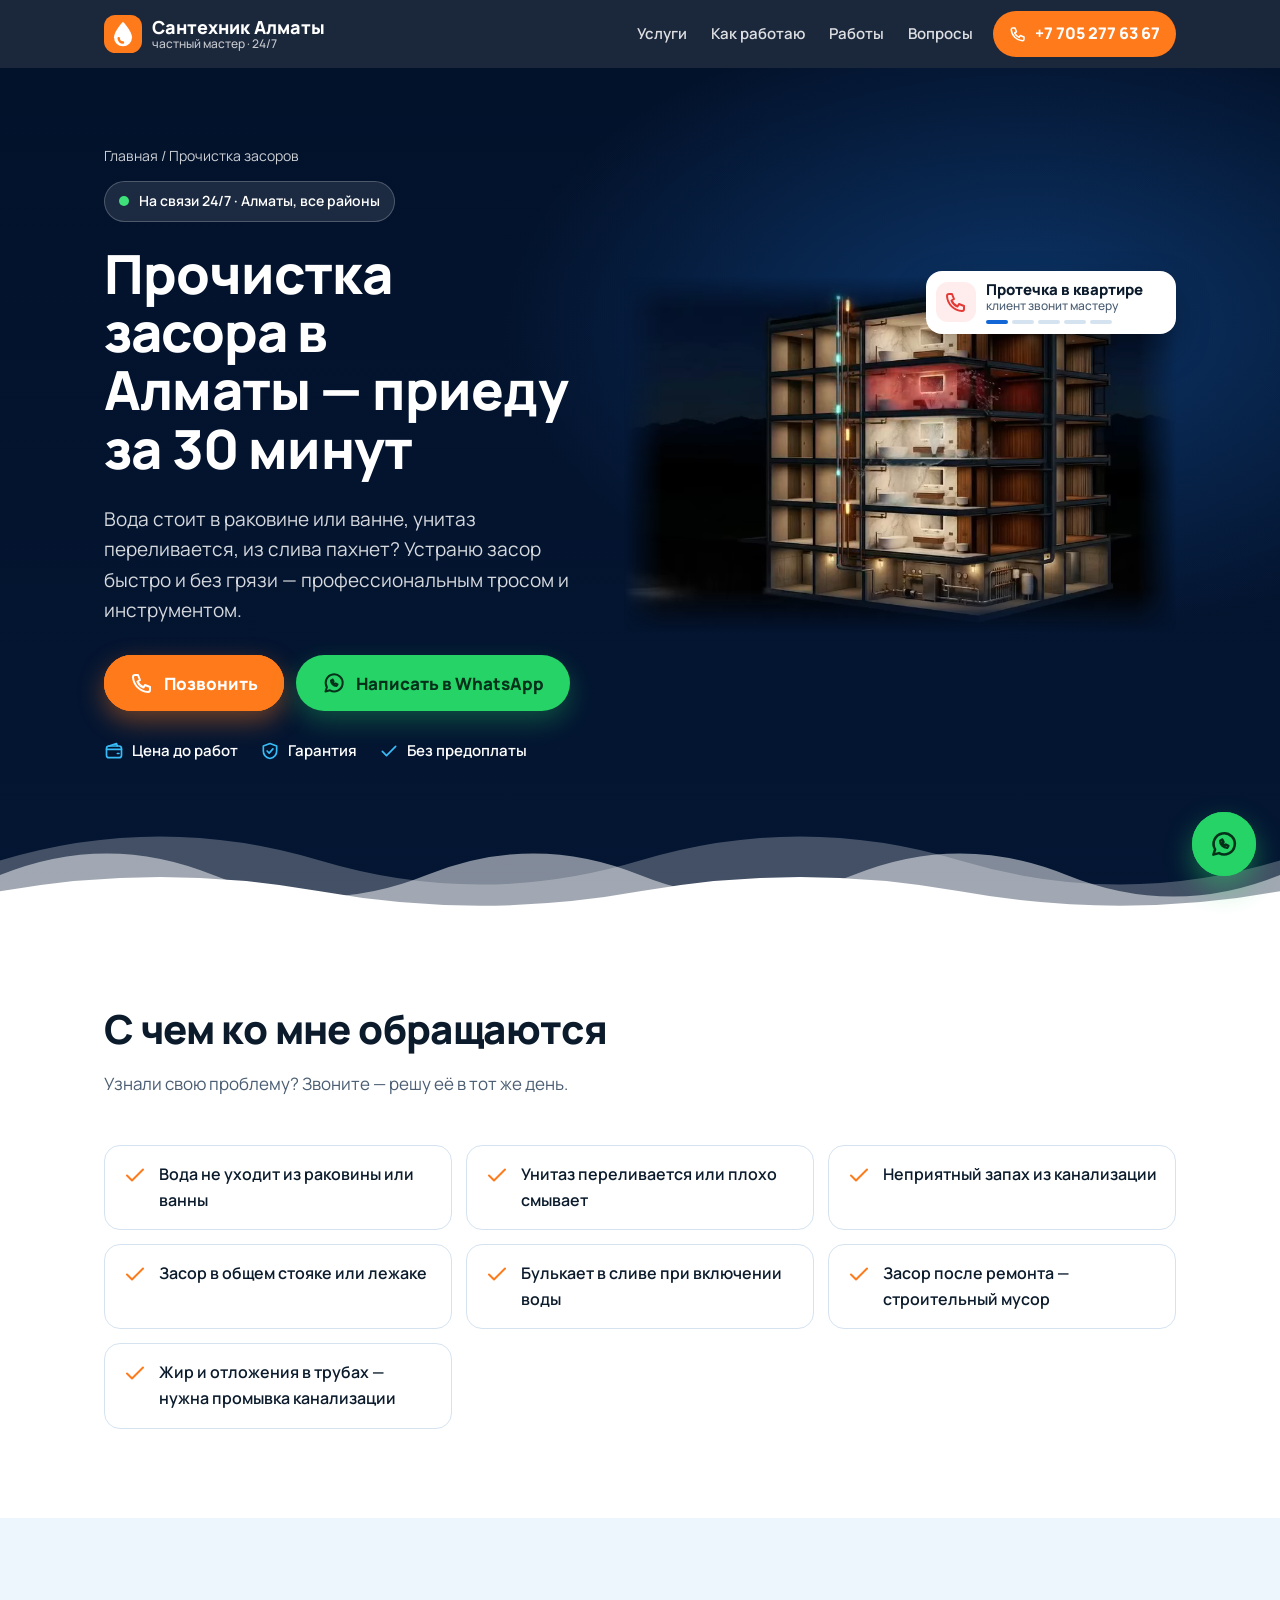
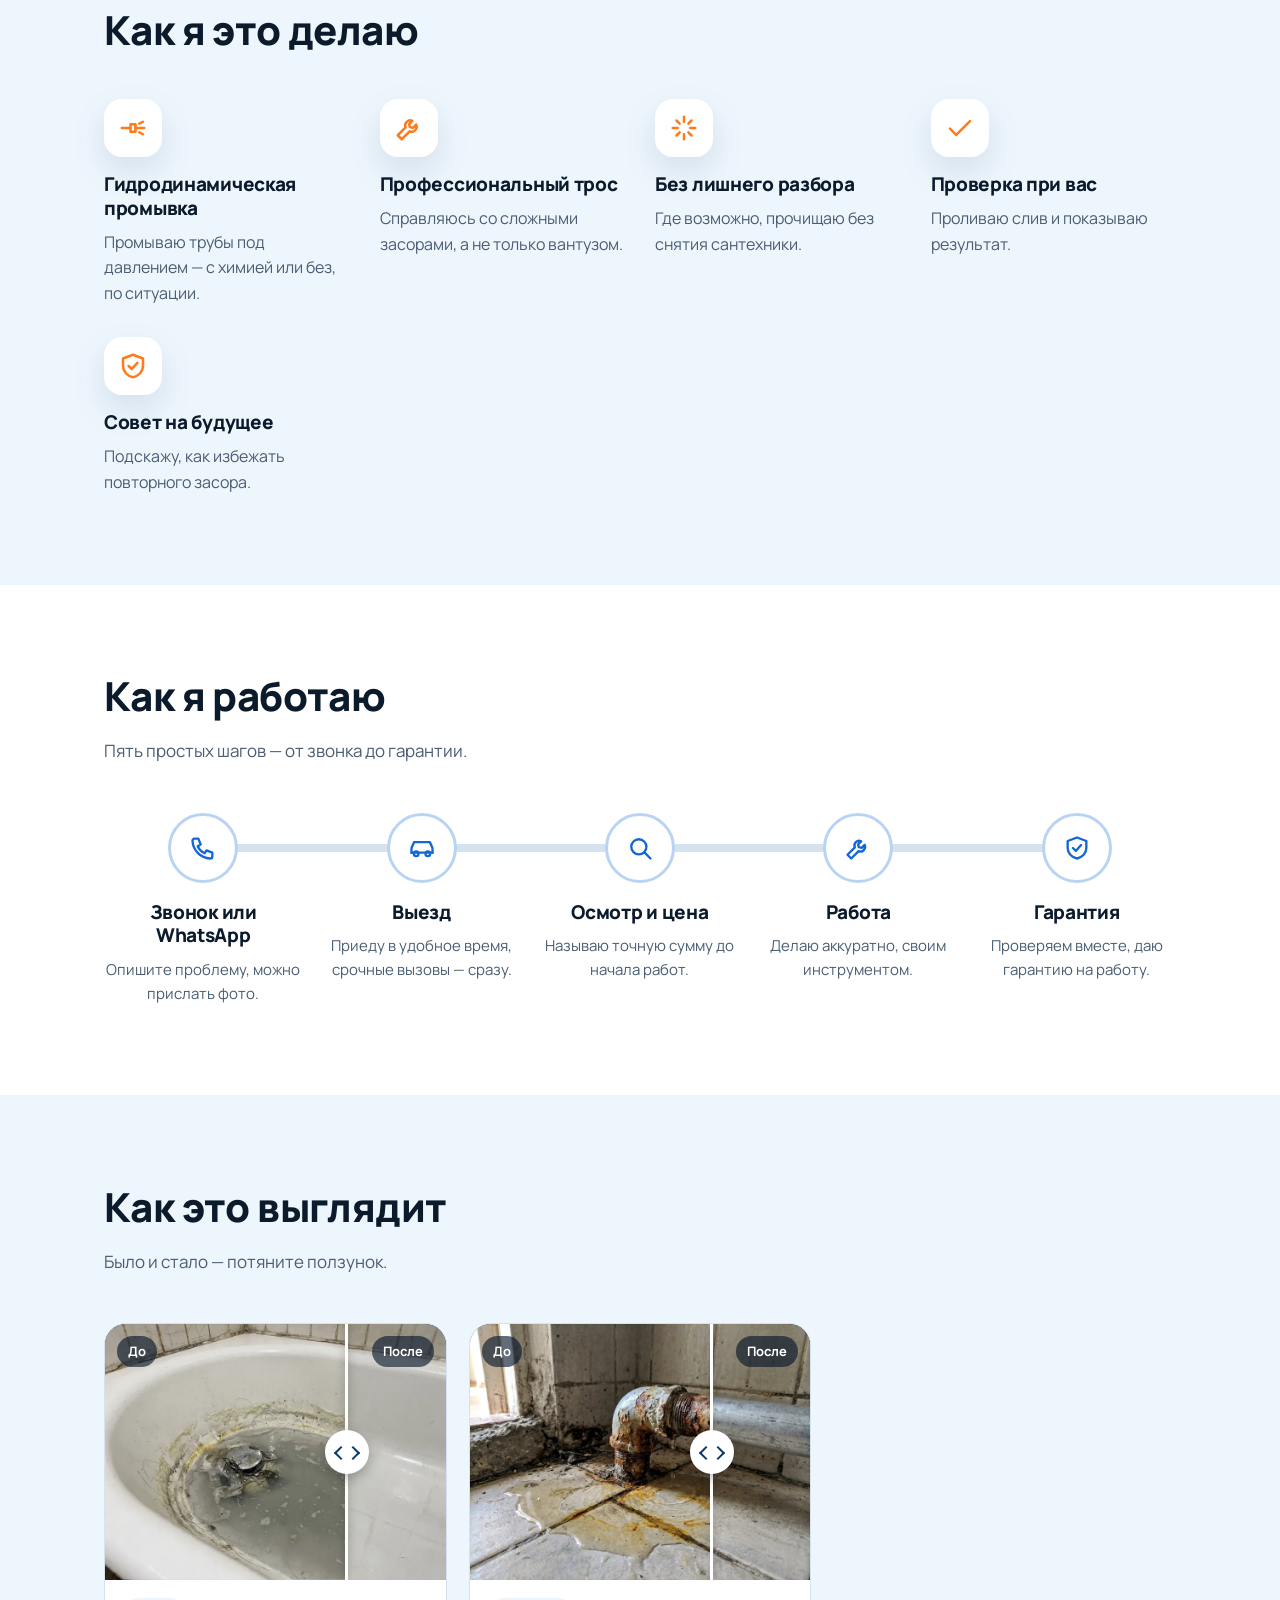
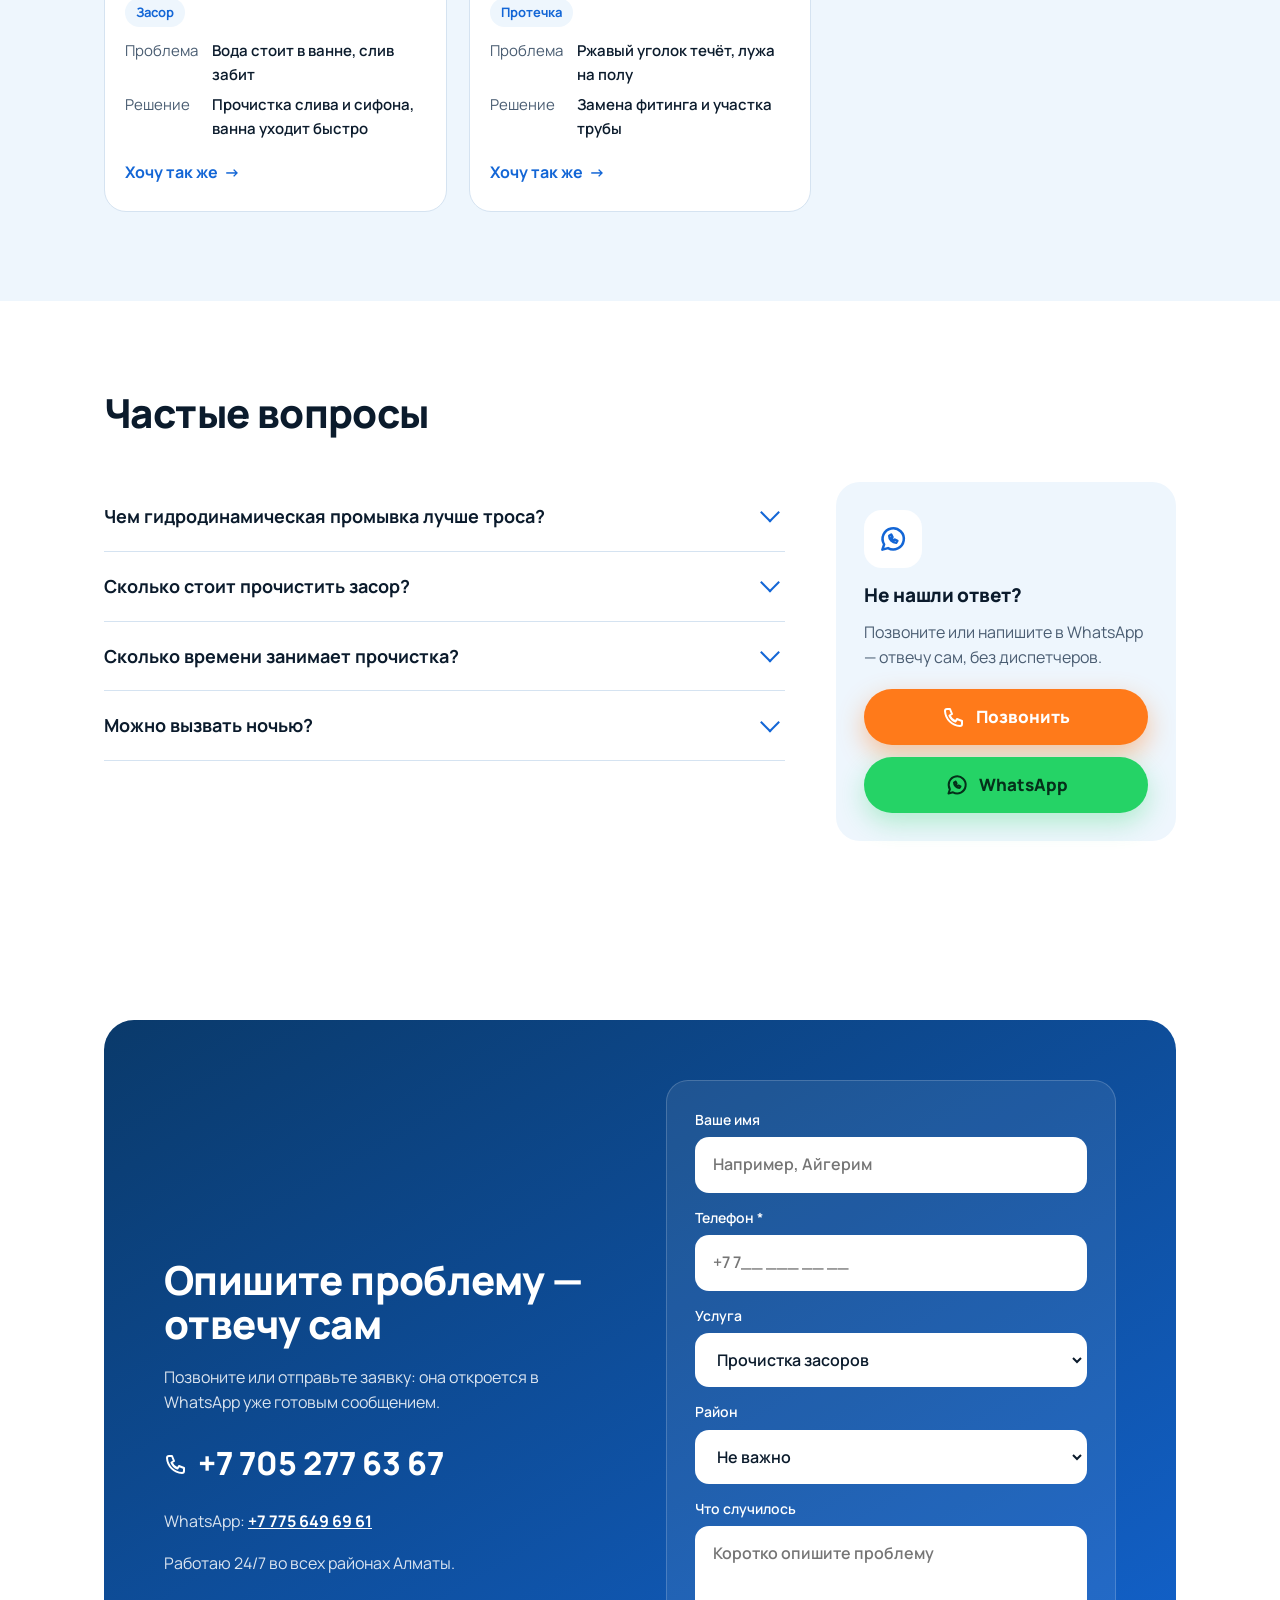
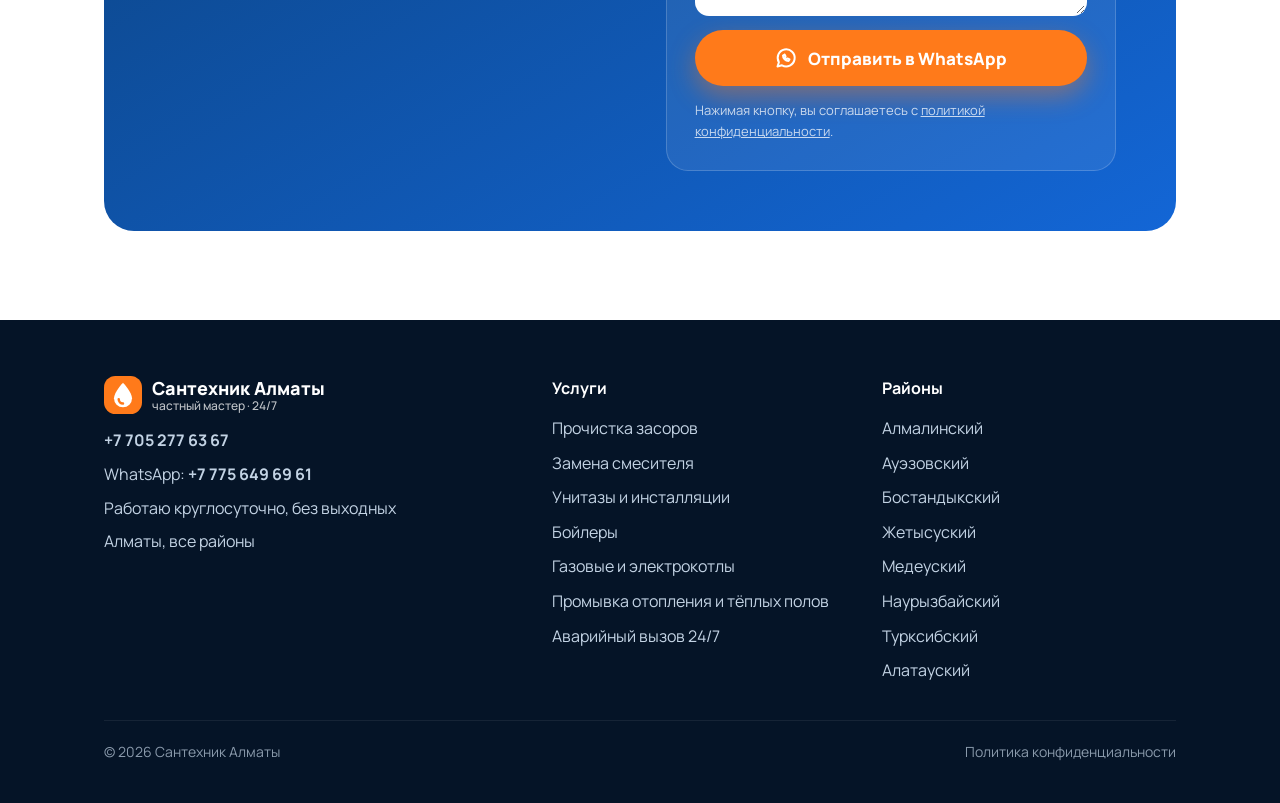
<file: zasor/index.html>
<!DOCTYPE html>
<html lang="ru">
<head>
<meta charset="utf-8">
<meta name="viewport" content="width=device-width,initial-scale=1">
<title>Прочистка засоров и промывка канализации в Алматы</title>
<meta name="description" content="Прочистка засоров и гидродинамическая промывка канализации в Алматы — с химией и без. Частный мастер, выезд за 30 минут, цена до начала работ.">
<link rel="canonical" href="https://m1ras01.github.io/SantechAlmaty/zasor/">
<meta name="theme-color" content="#0a3a6b">
<meta property="og:type" content="website">
<meta property="og:locale" content="ru_KZ">
<meta property="og:title" content="Прочистка засоров и промывка канализации в Алматы">
<meta property="og:description" content="Прочистка засоров и гидродинамическая промывка канализации в Алматы — с химией и без. Частный мастер, выезд за 30 минут, цена до начала работ.">
<meta property="og:url" content="https://m1ras01.github.io/SantechAlmaty/zasor/">
<meta property="og:image" content="https://m1ras01.github.io/SantechAlmaty/img/og.png">
<link rel="icon" href="../img/favicon.svg" type="image/svg+xml">
<link rel="preconnect" href="https://fonts.googleapis.com">
<link rel="preconnect" href="https://fonts.gstatic.com" crossorigin>
<link href="https://fonts.googleapis.com/css2?family=Manrope:wght@500;600;700;800&display=swap" rel="stylesheet">
<link rel="stylesheet" href="../style.css">
<script>document.documentElement.classList.add('js')</script>
<!-- Google Tag Manager: вставьте сюда код GTM (GTM-XXXXXXX) из tagmanager.google.com -->
<script type="application/ld+json">{"@context": "https://schema.org", "@type": "Service", "serviceType": "Прочистка засоров", "name": "Прочистка засора в Алматы — приеду за 30 минут", "areaServed": {"@type": "City", "name": "Алматы"}, "provider": {"@type": "Plumber", "name": "Сантехник Алматы", "telephone": "+77052776367", "url": "https://m1ras01.github.io/SantechAlmaty/"}}</script><script type="application/ld+json">{"@context": "https://schema.org", "@type": "FAQPage", "mainEntity": [{"@type": "Question", "name": "Чем гидродинамическая промывка лучше троса?", "acceptedAnswer": {"@type": "Answer", "text": "Трос пробивает засор, а промывка водой под давлением очищает стенки трубы от жира и отложений. Засор не возвращается так быстро. Химию добавляю, только если нужно."}}, {"@type": "Question", "name": "Сколько стоит прочистить засор?", "acceptedAnswer": {"@type": "Answer", "text": "Зависит от места и сложности. Опишите проблему в WhatsApp — назову примерную цену, а точную скажу на месте до начала работ."}}, {"@type": "Question", "name": "Сколько времени занимает прочистка?", "acceptedAnswer": {"@type": "Answer", "text": "Обычный засор раковины или ванны — 20–40 минут. Засор в стояке может занять больше."}}, {"@type": "Question", "name": "Можно вызвать ночью?", "acceptedAnswer": {"@type": "Answer", "text": "Да, работаю 24/7. Если вода переливается — звоните сразу."}}]}</script>
</head>
<body data-wa="77756496961">
<!-- Google Tag Manager (noscript): вставьте сюда вторую часть кода GTM -->
<svg width="0" height="0" style="position:absolute" aria-hidden="true"><defs>
<symbol id="i-phone" viewBox="0 0 24 24"><path d="M5 4h3l2 5-2.5 1.5a11 11 0 0 0 6 6L15 14l5 2v3a2 2 0 0 1-2 2A16 16 0 0 1 3 6a2 2 0 0 1 2-2"/></symbol>
<symbol id="i-chat" viewBox="0 0 24 24"><path d="M3.5 20.5l1.4-4.2A8.5 8.5 0 1 1 8 19.3z"/><path d="M9 9.5c0 3 2.5 5.5 5.5 5.5l1-1.6-2-1-1 .8a4 4 0 0 1-1.7-1.7l.8-1-1-2z"/></symbol>
<symbol id="i-check" viewBox="0 0 24 24"><path d="M4 12.5l5 5L20 6.5"/></symbol>
<symbol id="i-shield" viewBox="0 0 24 24"><path d="M12 3l8 3v6c0 4.5-3.4 8-8 9-4.6-1-8-4.5-8-9V6z"/><path d="M8.5 12l2.5 2.5 4.5-5"/></symbol>
<symbol id="i-clock" viewBox="0 0 24 24"><circle cx="12" cy="12" r="9"/><path d="M12 7v5l3 2"/></symbol>
<symbol id="i-tag" viewBox="0 0 24 24"><path d="M3 12V4h8l10 10-8 8z"/><circle cx="7.5" cy="8" r="1.5"/></symbol>
<symbol id="i-wallet" viewBox="0 0 24 24"><rect x="3" y="6" width="18" height="14" rx="3"/><path d="M3 10h18M16 15h2M6 6l9-3 1 3"/></symbol>
<symbol id="i-drain" viewBox="0 0 24 24"><circle cx="12" cy="12" r="9"/><path d="M12 7a5 5 0 1 1-5 5"/><path d="M12 10a2 2 0 1 1-2 2"/></symbol>
<symbol id="i-faucet" viewBox="0 0 24 24"><path d="M3 9h10a4 4 0 0 1 4 4v1"/><path d="M3 6v6"/><path d="M9 9V5M6 5h6"/><path d="M17 17.5c0 1.2-.8 2-1.8 2s-1.7-.8-1.7-2 1.7-3 1.7-3 1.8 1.8 1.8 3z"/></symbol>
<symbol id="i-toilet" viewBox="0 0 24 24"><path d="M6 3h5v7H6z"/><path d="M3 10h17c0 3.6-3 6.5-7 6.5H10l1 4.5h6"/></symbol>
<symbol id="i-shower" viewBox="0 0 24 24"><path d="M4 21V8a4 4 0 0 1 4-4h1a4 4 0 0 1 4 4"/><path d="M10 9h7"/><path d="M11 13v1M14 13v1M17 13v1M12.5 17v1M15.5 17v1"/></symbol>
<symbol id="i-pipe" viewBox="0 0 24 24"><path d="M2 6h9a4 4 0 0 1 4 4v11"/><path d="M2 10h6a3 3 0 0 1 3 3v8"/><path d="M9 21h8"/></symbol>
<symbol id="i-boiler" viewBox="0 0 24 24"><rect x="6" y="2.5" width="12" height="15.5" rx="5"/><path d="M9 18v3.5M15 18v3.5M12 7v4M10 9h4"/></symbol>
<symbol id="i-washer" viewBox="0 0 24 24"><rect x="4" y="3" width="16" height="18" rx="2.5"/><circle cx="12" cy="13" r="4.5"/><path d="M7 6.5h2M14 6.5h3"/></symbol>
<symbol id="i-drop" viewBox="0 0 24 24"><path d="M12 3s6 6.5 6 11a6 6 0 0 1-12 0c0-4.5 6-11 6-11z"/><path d="M9.5 14.5a2.5 2.5 0 0 0 2.5 2.5"/></symbol>
<symbol id="i-radiator" viewBox="0 0 24 24"><rect x="4" y="5" width="4" height="15" rx="2"/><rect x="10" y="5" width="4" height="15" rx="2"/><rect x="16" y="5" width="4" height="15" rx="2"/><path d="M2 9h2M20 9h2"/></symbol>
<symbol id="i-siren" viewBox="0 0 24 24"><path d="M7 18v-6a5 5 0 0 1 10 0v6"/><rect x="5" y="18" width="14" height="3" rx="1"/><path d="M12 2.5v2M4 6l1.5 1.2M20 6l-1.5 1.2"/></symbol>
<symbol id="i-car" viewBox="0 0 24 24"><path d="M3 16v-4l2.2-5h13.6L21 12v4"/><path d="M3 16h18"/><circle cx="7" cy="17" r="2"/><circle cx="17" cy="17" r="2"/></symbol>
<symbol id="i-search" viewBox="0 0 24 24"><circle cx="11" cy="11" r="6.5"/><path d="M16 16l5 5"/></symbol>
<symbol id="i-wrench" viewBox="0 0 24 24"><path d="M14.7 6.3a4 4 0 0 0-5.4 5.2L3 17.8 6.2 21l6.3-6.3a4 4 0 0 0 5.2-5.4l-2.6 2.6-2.4-.6-.6-2.4z"/></symbol>
<symbol id="i-user" viewBox="0 0 24 24"><circle cx="12" cy="8" r="4"/><path d="M4 21a8 8 0 0 1 16 0"/></symbol>
<symbol id="i-spark" viewBox="0 0 24 24"><path d="M12 3v4M12 17v4M3 12h4M17 12h4M6 6l2.5 2.5M15.5 15.5 18 18M6 18l2.5-2.5M15.5 8.5 18 6"/></symbol>
<symbol id="i-pin" viewBox="0 0 24 24"><path d="M12 21s7-6.2 7-12a7 7 0 0 0-14 0c0 5.8 7 12 7 12z"/><circle cx="12" cy="9" r="2.5"/></symbol>
<symbol id="i-jet" viewBox="0 0 24 24"><path d="M3 12h7"/><path d="M10 9h4v6h-4z"/><path d="M14 12h2M17 8.5l3-1.5M17 12h4M17 15.5l3 1.5"/></symbol>
<symbol id="i-flame" viewBox="0 0 24 24"><rect x="5" y="3" width="14" height="18" rx="2.5"/><path d="M12 17a2.6 2.6 0 0 0 2.6-2.6c0-1.8-2.6-4.4-2.6-4.4s-2.6 2.6-2.6 4.4A2.6 2.6 0 0 0 12 17z"/><path d="M8 6h3"/></symbol>
<symbol id="i-floor" viewBox="0 0 24 24"><path d="M3 20h18"/><path d="M5 16c0-2 2-2 2-4s-2-2-2-4M10 16c0-2 2-2 2-4s-2-2-2-4M15 16c0-2 2-2 2-4s-2-2-2-4"/></symbol>
<symbol id="i-mute" viewBox="0 0 24 24"><path d="M4 9h4l5-4v14l-5-4H4z"/><path d="M17 9l5 6M22 9l-5 6"/></symbol>
<symbol id="i-sound" viewBox="0 0 24 24"><path d="M4 9h4l5-4v14l-5-4H4z"/><path d="M16.5 8.5a5 5 0 0 1 0 7M19 6a8.5 8.5 0 0 1 0 12"/></symbol>
<symbol id="i-camera" viewBox="0 0 24 24"><path d="M4 8h3l2-3h6l2 3h3v11H4z"/><circle cx="12" cy="13" r="3.5"/></symbol>
<linearGradient id="g-bef" x1="0" y1="0" x2="0" y2="1"><stop offset="0" stop-color="#4b4038"/><stop offset="1" stop-color="#231e1a"/></linearGradient>
<linearGradient id="g-aft" x1="0" y1="0" x2="0" y2="1"><stop offset="0" stop-color="#eaf6ff"/><stop offset="1" stop-color="#b9def8"/></linearGradient>
<linearGradient id="g-rust" x1="0" y1="0" x2="0" y2="1"><stop offset="0" stop-color="#8d7a66"/><stop offset=".5" stop-color="#6c5a48"/><stop offset="1" stop-color="#4a3d31"/></linearGradient>
<linearGradient id="g-new" x1="0" y1="0" x2="0" y2="1"><stop offset="0" stop-color="#ffffff"/><stop offset=".5" stop-color="#d9e5ef"/><stop offset="1" stop-color="#93a9bd"/></linearGradient>
<symbol id="ph-before" viewBox="0 0 400 300" preserveAspectRatio="xMidYMid slice">
<rect width="400" height="300" fill="url(#g-bef)"/>
<path d="M0 120h400M0 200h400M100 0v300M200 0v300M300 0v300" stroke="#5a4d43" stroke-width="2" opacity=".5"/>
<path d="M-10 150H210Q240 150 240 180V310" fill="none" stroke="url(#g-rust)" stroke-width="34"/>
<circle cx="70" cy="146" r="9" fill="#9b4f1c" opacity=".8"/><circle cx="150" cy="156" r="12" fill="#a45a22" opacity=".7"/><circle cx="236" cy="210" r="10" fill="#9b4f1c" opacity=".8"/><circle cx="118" cy="140" r="5" fill="#b8682b" opacity=".7"/>
<path d="M150 170c4 8 6 12 6 15a6 6 0 0 1-12 0c0-3 2-7 6-15z" fill="#6fb3d6" opacity=".85"/>
<path d="M150 214c3 6 4 9 4 11a4 4 0 0 1-8 0c0-2 1-5 4-11z" fill="#6fb3d6" opacity=".6"/>
<ellipse cx="160" cy="292" rx="70" ry="9" fill="#6fb3d6" opacity=".35"/>
</symbol>
<symbol id="ph-after" viewBox="0 0 400 300" preserveAspectRatio="xMidYMid slice">
<rect width="400" height="300" fill="url(#g-aft)"/>
<path d="M0 120h400M0 200h400M100 0v300M200 0v300M300 0v300" stroke="#fff" stroke-width="2" opacity=".7"/>
<path d="M-10 150H210Q240 150 240 180V310" fill="none" stroke="url(#g-new)" stroke-width="34"/>
<path d="M-10 142H208" stroke="#fff" stroke-width="5" opacity=".9"/>
<rect x="120" y="128" width="26" height="44" rx="6" fill="#ff7a1a"/><rect x="226" y="236" width="28" height="22" rx="6" fill="#1366d6"/>
<path d="M310 70l6 14 14 6-14 6-6 14-6-14-14-6 14-6z" fill="#fff"/><path d="M80 60l4 9 9 4-9 4-4 9-4-9-9-4 9-4z" fill="#fff" opacity=".9"/>
</symbol>
</defs></svg><header class="top"><div class="wrap">
<a class="logo" href="../"><svg viewBox="0 0 40 40" aria-hidden="true"><rect width="40" height="40" rx="12" fill="#ff7a1a"/><path d="M20 7s9.5 9.8 9.5 16.5a9.5 9.5 0 0 1-19 0C10.5 16.8 20 7 20 7z" fill="#fff"/><path d="M15.5 24.5a4.5 4.5 0 0 0 4.5 4.5" stroke="#ff7a1a" stroke-width="2.6" fill="none" stroke-linecap="round"/></svg><span>Сантехник Алматы<small>частный мастер · 24/7</small></span></a>
<nav class="nav" aria-label="Меню"><a href="../#uslugi">Услуги</a><a href="../#kak">Как работаю</a><a href="../#foto">Работы</a><a href="../#voprosy">Вопросы</a></nav>
<a class="top-phone" href="tel:+77052776367" data-place="header"><svg class="i" aria-hidden="true"><use href="#i-phone"/></svg><span>+7 705 277 63 67</span></a>
</div></header><main><section class="hero"><div class="wrap hero-grid">
<div><div class="crumbs"><a href="../">Главная</a> / Прочистка засоров</div>
<div class="live"><b></b>На связи 24/7 · Алматы, все районы</div>
<h1>Прочистка засора в Алматы&nbsp;— приеду за 30 минут</h1>
<p class="lead">Вода стоит в раковине или ванне, унитаз переливается, из слива пахнет? Устраню засор быстро и без грязи — профессиональным тросом и инструментом.</p>
<div class="cta-row">
<a class="btn btn-call pulse ring" href="tel:+77052776367" data-place="hero"><svg class="i" aria-hidden="true"><use href="#i-phone"/></svg>Позвонить</a>
<a class="btn btn-wa" href="https://wa.me/77756496961?text=Здравствуйте! Нужен сантехник." target="_blank" rel="noopener" data-place="hero"><svg class="i" aria-hidden="true"><use href="#i-chat"/></svg>Написать в WhatsApp</a>
</div>
<ul class="badges">
<li><svg class="i" aria-hidden="true"><use href="#i-wallet"/></svg>Цена до работ</li><li><svg class="i" aria-hidden="true"><use href="#i-shield"/></svg>Гарантия</li><li><svg class="i" aria-hidden="true"><use href="#i-check"/></svg>Без предоплаты</li></ul>
</div>
<div class="hero-art video">
<video class="hero-video" autoplay muted loop playsinline preload="auto" width="896" height="576" poster="../img/hero-poster.jpg" aria-label="Многоэтажный дом в разрезе: в квартире протечка, приезжает мастер и устраняет её"><source src="../img/hero.webm" type="video/webm"><source src="../img/hero.mp4" type="video/mp4"></video>
<div class="chip status" aria-hidden="true"><span class="ic"><svg class="i" aria-hidden="true"><use href="#i-drop"/></svg></span><span><b class="st-t">Система в норме</b><small class="st-s">вода идёт по стоякам</small><span class="st-dots"><i></i><i></i><i></i><i></i><i></i></span></span></div>
</div>
</div><div class="waves" aria-hidden="true">
<svg class="w1" viewBox="0 0 2400 120" preserveAspectRatio="none"><path d="M0 60Q150 10 300 60T600 60T900 60T1200 60T1500 60T1800 60T2100 60T2400 60V120H0Z"/></svg>
<svg class="w2" viewBox="0 0 2400 120" preserveAspectRatio="none"><path d="M0 75Q100 30 200 75T400 75T600 75T800 75T1000 75T1200 75T1400 75T1600 75T1800 75T2000 75T2200 75T2400 75V120H0Z"/></svg>
<svg class="w3" viewBox="0 0 2400 120" preserveAspectRatio="none"><path d="M0 92Q150 62 300 92T600 92T900 92T1200 92T1500 92T1800 92T2100 92T2400 92V120H0Z"/></svg>
</div></section><section class="band"><div class="wrap">
<div class="sec-head rv"><h2>С чем ко мне обращаются</h2><p>Узнали свою проблему? Звоните — решу её в тот же день.</p></div>
<ul class="problems" data-stagger><li><svg class="i" aria-hidden="true"><use href="#i-check"/></svg><span>Вода не уходит из раковины или ванны</span></li><li><svg class="i" aria-hidden="true"><use href="#i-check"/></svg><span>Унитаз переливается или плохо смывает</span></li><li><svg class="i" aria-hidden="true"><use href="#i-check"/></svg><span>Неприятный запах из канализации</span></li><li><svg class="i" aria-hidden="true"><use href="#i-check"/></svg><span>Засор в общем стояке или лежаке</span></li><li><svg class="i" aria-hidden="true"><use href="#i-check"/></svg><span>Булькает в сливе при включении воды</span></li><li><svg class="i" aria-hidden="true"><use href="#i-check"/></svg><span>Засор после ремонта — строительный мусор</span></li><li><svg class="i" aria-hidden="true"><use href="#i-check"/></svg><span>Жир и отложения в трубах — нужна промывка канализации</span></li></ul>
</div></section><section class="band alt"><div class="wrap">
<div class="sec-head rv"><h2>Как я это делаю</h2></div>
<div class="why" data-stagger><div><div class="ic-box"><svg class="i" aria-hidden="true"><use href="#i-jet"/></svg></div><h3>Гидродинамическая промывка</h3><p>Промываю трубы под давлением — с химией или без, по ситуации.</p></div><div><div class="ic-box"><svg class="i" aria-hidden="true"><use href="#i-wrench"/></svg></div><h3>Профессиональный трос</h3><p>Справляюсь со сложными засорами, а не только вантузом.</p></div><div><div class="ic-box"><svg class="i" aria-hidden="true"><use href="#i-spark"/></svg></div><h3>Без лишнего разбора</h3><p>Где возможно, прочищаю без снятия сантехники.</p></div><div><div class="ic-box"><svg class="i" aria-hidden="true"><use href="#i-check"/></svg></div><h3>Проверка при вас</h3><p>Проливаю слив и показываю результат.</p></div><div><div class="ic-box"><svg class="i" aria-hidden="true"><use href="#i-shield"/></svg></div><h3>Совет на будущее</h3><p>Подскажу, как избежать повторного засора.</p></div></div>
</div></section><section class="band" id="kak"><div class="wrap">
<div class="sec-head rv"><h2>Как я работаю</h2><p>Пять простых шагов — от звонка до гарантии.</p></div>
<ol class="steps"><span class="pipe" aria-hidden="true"><b></b></span><li class="step"><div class="dot"><svg class="i" aria-hidden="true"><use href="#i-phone"/></svg></div><div><h3>Звонок или WhatsApp</h3><p>Опишите проблему, можно прислать фото.</p></div></li><li class="step"><div class="dot"><svg class="i" aria-hidden="true"><use href="#i-car"/></svg></div><div><h3>Выезд</h3><p>Приеду в удобное время, срочные вызовы — сразу.</p></div></li><li class="step"><div class="dot"><svg class="i" aria-hidden="true"><use href="#i-search"/></svg></div><div><h3>Осмотр и цена</h3><p>Называю точную сумму до начала работ.</p></div></li><li class="step"><div class="dot"><svg class="i" aria-hidden="true"><use href="#i-wrench"/></svg></div><div><h3>Работа</h3><p>Делаю аккуратно, своим инструментом.</p></div></li><li class="step"><div class="dot"><svg class="i" aria-hidden="true"><use href="#i-shield"/></svg></div><div><h3>Гарантия</h3><p>Проверяем вместе, даю гарантию на работу.</p></div></li></ol>
</div></section><section class="band alt" id="foto"><div class="wrap">
<div class="sec-head rv"><h2>Как это выглядит</h2><p>Было и стало — потяните ползунок.</p></div>
<div class="reports" data-stagger><article class="rep">
<div class="ba">
<div class="after"><img src="../img/rabota-zasor-posle.webp" alt="После: Прочистка слива и сифона, ванна уходит быстро" width="800" height="600" loading="lazy" decoding="async"></div>
<div class="before"><img src="../img/rabota-zasor-do.webp" alt="До: Вода стоит в ванне, слив забит" width="800" height="600" loading="lazy" decoding="async"></div>
<span class="lbl l">До</span><span class="lbl r">После</span>
<span class="handle"><i></i></span>
<input type="range" min="0" max="100" value="50" aria-label="Сравнить фото до и после">
</div>
<div class="rep-body">
<div class="tags"><span class="tag">Засор</span></div>
<dl><dt>Проблема</dt><dd>Вода стоит в ванне, слив забит</dd><dt>Решение</dt><dd>Прочистка слива и сифона, ванна уходит быстро</dd></dl>
<a class="more" href="#zayavka">Хочу так же</a>
</div></article><article class="rep">
<div class="ba">
<div class="after"><img src="../img/rabota-leak-posle.webp" alt="После: Замена фитинга и участка трубы" width="800" height="600" loading="lazy" decoding="async"></div>
<div class="before"><img src="../img/rabota-leak-do.webp" alt="До: Ржавый уголок течёт, лужа на полу" width="800" height="600" loading="lazy" decoding="async"></div>
<span class="lbl l">До</span><span class="lbl r">После</span>
<span class="handle"><i></i></span>
<input type="range" min="0" max="100" value="50" aria-label="Сравнить фото до и после">
</div>
<div class="rep-body">
<div class="tags"><span class="tag">Протечка</span></div>
<dl><dt>Проблема</dt><dd>Ржавый уголок течёт, лужа на полу</dd><dt>Решение</dt><dd>Замена фитинга и участка трубы</dd></dl>
<a class="more" href="#zayavka">Хочу так же</a>
</div></article></div>
</div></section><section class="band" id="voprosy"><div class="wrap">
<div class="sec-head rv"><h2>Частые вопросы</h2></div>
<div class="faq-grid">
<div class="faq rv"><details><summary>Чем гидродинамическая промывка лучше троса?</summary><p>Трос пробивает засор, а промывка водой под давлением очищает стенки трубы от жира и отложений. Засор не возвращается так быстро. Химию добавляю, только если нужно.</p></details><details><summary>Сколько стоит прочистить засор?</summary><p>Зависит от места и сложности. Опишите проблему в WhatsApp — назову примерную цену, а точную скажу на месте до начала работ.</p></details><details><summary>Сколько времени занимает прочистка?</summary><p>Обычный засор раковины или ванны — 20–40 минут. Засор в стояке может занять больше.</p></details><details><summary>Можно вызвать ночью?</summary><p>Да, работаю 24/7. Если вода переливается — звоните сразу.</p></details></div>
<aside class="ask rv"><div class="ic-box"><svg class="i" aria-hidden="true"><use href="#i-chat"/></svg></div><h3>Не нашли ответ?</h3><p>Позвоните или напишите в WhatsApp — отвечу сам, без диспетчеров.</p>
<a class="btn btn-call" href="tel:+77052776367" data-place="faq"><svg class="i" aria-hidden="true"><use href="#i-phone"/></svg>Позвонить</a>
<a class="btn btn-wa" href="https://wa.me/77756496961" target="_blank" rel="noopener" data-place="faq"><svg class="i" aria-hidden="true"><use href="#i-chat"/></svg>WhatsApp</a></aside>
</div>
</div></section><section class="band" id="zayavka"><div class="wrap">
<div class="cta rv">
<div>
<h2>Опишите проблему&nbsp;— отвечу сам</h2>
<p>Позвоните или отправьте заявку: она откроется в WhatsApp уже готовым сообщением.</p>
<a class="phone-big" href="tel:+77052776367" data-place="cta"><svg class="i" aria-hidden="true"><use href="#i-phone"/></svg>+7 705 277 63 67</a>
<p>WhatsApp: <a href="https://wa.me/77756496961" target="_blank" rel="noopener" data-place="cta" style="color:#fff;font-weight:700;white-space:nowrap">+7 775 649 69 61</a></p>
<p>Работаю 24/7 во всех районах Алматы.</p>
</div>
<form class="form" id="lead" novalidate>
<label>Ваше имя<input name="name" autocomplete="name" placeholder="Например, Айгерим"></label>
<label>Телефон *<input name="phone" type="tel" inputmode="tel" autocomplete="tel" placeholder="+7 7__ ___ __ __" required></label>
<label>Услуга<select name="service"><option selected>Прочистка засоров</option><option>Гидродинамическая промывка канализации</option><option>Замена смесителя</option><option>Унитазы и инсталляции</option><option>Ванны и душевые кабины</option><option>Замена труб</option><option>Бойлеры</option><option>Газовые и электрокотлы</option><option>Отопление</option><option>Промывка отопления и тёплых полов</option><option>Стиральные и посудомоечные машины</option><option>Устранение протечек</option><option>Аварийный вызов 24/7</option><option>Другое</option></select></label>
<label>Район<select name="district"><option value="">Не важно</option><option>Алмалинский</option><option>Ауэзовский</option><option>Бостандыкский</option><option>Жетысуский</option><option>Медеуский</option><option>Наурызбайский</option><option>Турксибский</option><option>Алатауский</option></select></label>
<label>Что случилось<textarea name="msg" placeholder="Коротко опишите проблему"></textarea></label>
<button class="btn btn-call" type="submit"><svg class="i" aria-hidden="true"><use href="#i-chat"/></svg>Отправить в WhatsApp</button>
<p class="form-ok" hidden>Заявка готова! Если WhatsApp не открылся, <a href="#" target="_blank" rel="noopener">нажмите здесь</a>.</p>
<small>Нажимая кнопку, вы соглашаетесь с <a href="../privacy.html">политикой конфиденциальности</a>.</small>
</form>
</div></div></section></main><footer class="foot"><div class="wrap">
<div class="foot-grid">
<div><a class="logo" href="../"><svg viewBox="0 0 40 40" aria-hidden="true"><rect width="40" height="40" rx="12" fill="#ff7a1a"/><path d="M20 7s9.5 9.8 9.5 16.5a9.5 9.5 0 0 1-19 0C10.5 16.8 20 7 20 7z" fill="#fff"/><path d="M15.5 24.5a4.5 4.5 0 0 0 4.5 4.5" stroke="#ff7a1a" stroke-width="2.6" fill="none" stroke-linecap="round"/></svg><span>Сантехник Алматы<small>частный мастер · 24/7</small></span></a>
<p><a href="tel:+77052776367" data-place="footer"><b>+7 705 277 63 67</b></a></p>
<p>WhatsApp: <a href="https://wa.me/77756496961" target="_blank" rel="noopener" data-place="footer"><b>+7 775 649 69 61</b></a></p>
<p>Работаю круглосуточно, без выходных</p>
<p>Алматы, все районы</p></div>
<div><h4>Услуги</h4><ul><li><a href="../zasor/">Прочистка засоров</a></li><li><a href="../smesitel/">Замена смесителя</a></li><li><a href="../unitaz/">Унитазы и инсталляции</a></li><li><a href="../boiler/">Бойлеры</a></li><li><a href="../kotly/">Газовые и электрокотлы</a></li><li><a href="../promyvka/">Промывка отопления и тёплых полов</a></li><li><a href="../avariya/">Аварийный вызов 24/7</a></li></ul></div>
<div><h4>Районы</h4><ul><li>Алмалинский</li><li>Ауэзовский</li><li>Бостандыкский</li><li>Жетысуский</li><li>Медеуский</li><li>Наурызбайский</li><li>Турксибский</li><li>Алатауский</li></ul></div>
</div>
<div class="copy"><span>© 2026 Сантехник Алматы</span><a href="../privacy.html">Политика конфиденциальности</a></div>
</div></footer>
<div class="fbar"><a class="btn btn-call" href="tel:+77052776367" data-place="sticky"><svg class="i" aria-hidden="true"><use href="#i-phone"/></svg>Позвонить</a><a class="btn btn-wa" href="https://wa.me/77756496961" target="_blank" rel="noopener" data-place="sticky"><svg class="i" aria-hidden="true"><use href="#i-chat"/></svg>WhatsApp</a></div>
<a class="wa-float" href="https://wa.me/77756496961" target="_blank" rel="noopener" aria-label="Написать в WhatsApp" data-place="float"><svg class="i" aria-hidden="true"><use href="#i-chat"/></svg></a>
<script src="../script.js" defer></script>
</body>
</html>
</file>
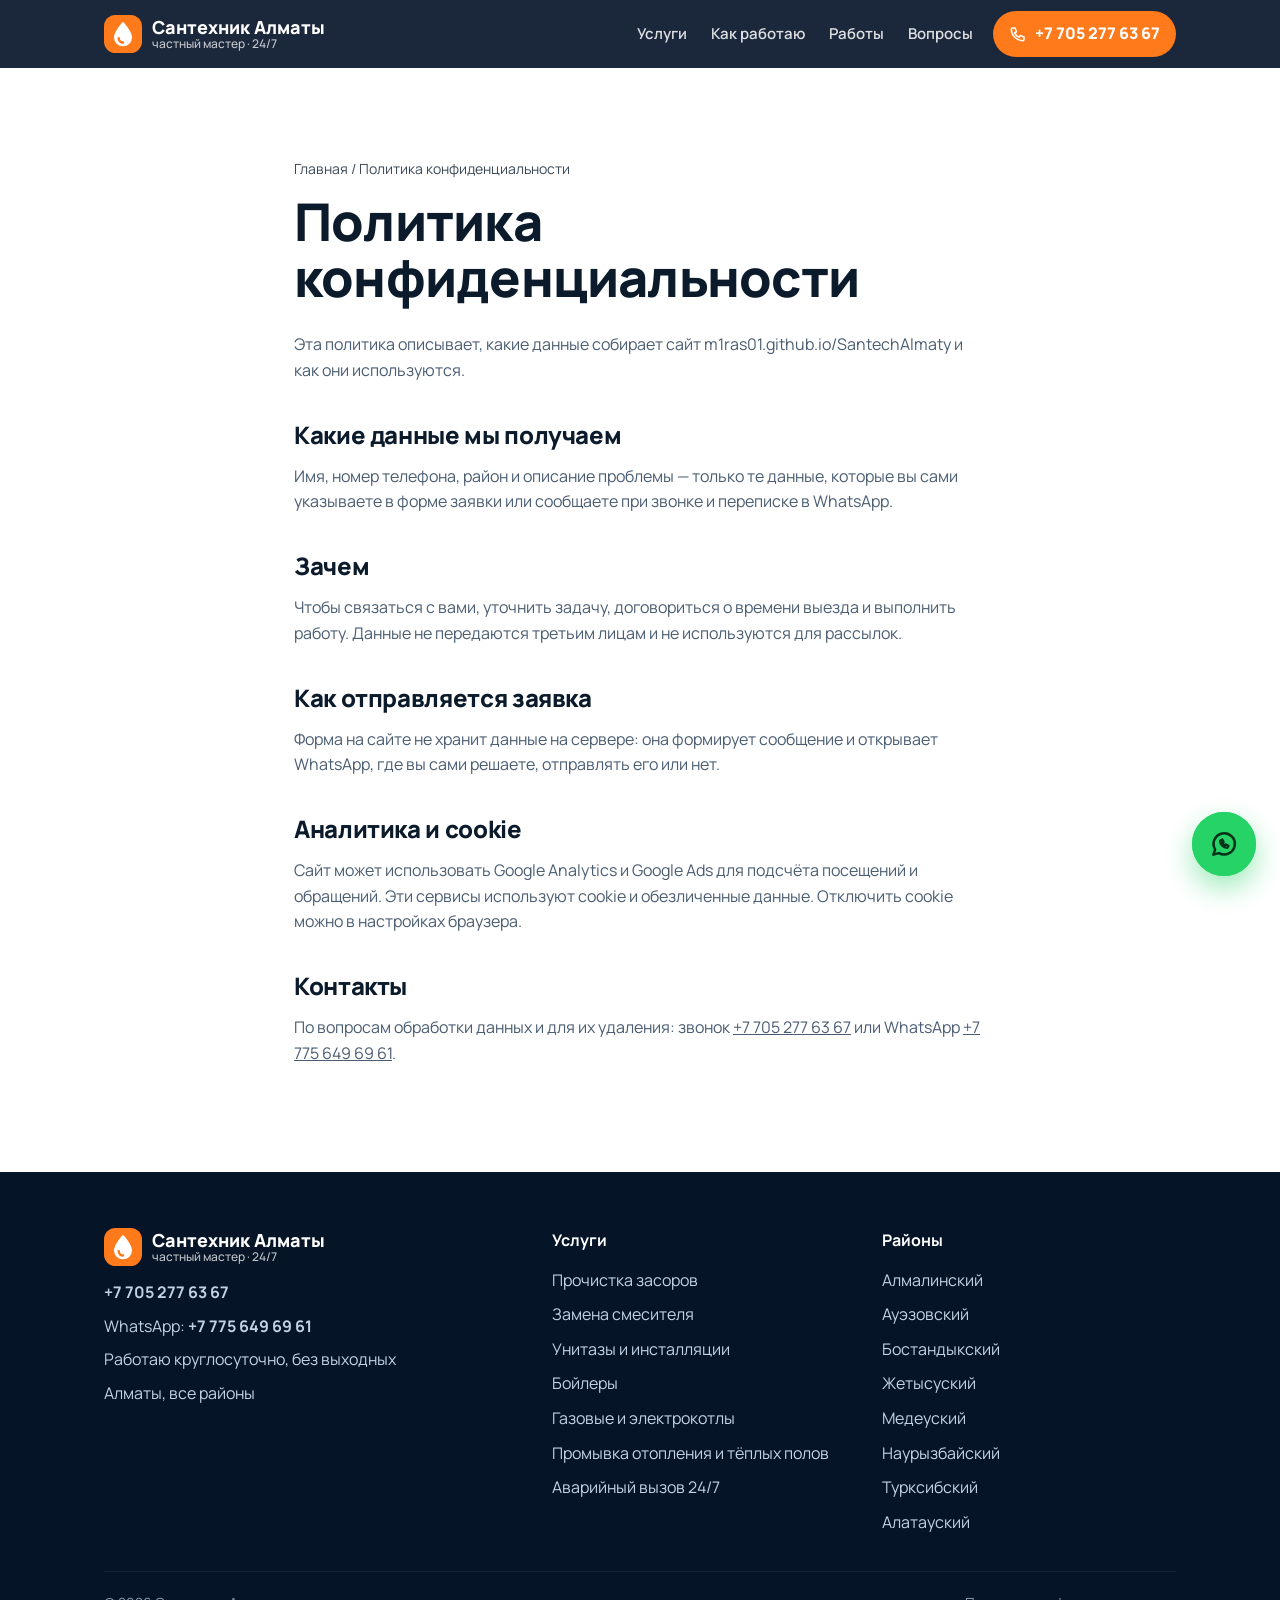
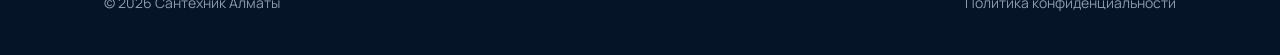
<file: privacy.html>
<!DOCTYPE html>
<html lang="ru">
<head>
<meta charset="utf-8">
<meta name="viewport" content="width=device-width,initial-scale=1">
<title>Политика конфиденциальности — Сантехник Алматы</title>
<meta name="description" content="Как сайт обрабатывает имя и телефон из заявки.">
<link rel="canonical" href="https://m1ras01.github.io/SantechAlmaty/privacy.html">
<meta name="theme-color" content="#0a3a6b">
<meta property="og:type" content="website">
<meta property="og:locale" content="ru_KZ">
<meta property="og:title" content="Политика конфиденциальности — Сантехник Алматы">
<meta property="og:description" content="Как сайт обрабатывает имя и телефон из заявки.">
<meta property="og:url" content="https://m1ras01.github.io/SantechAlmaty/privacy.html">
<meta property="og:image" content="https://m1ras01.github.io/SantechAlmaty/img/og.png">
<link rel="icon" href="img/favicon.svg" type="image/svg+xml">
<link rel="preconnect" href="https://fonts.googleapis.com">
<link rel="preconnect" href="https://fonts.gstatic.com" crossorigin>
<link href="https://fonts.googleapis.com/css2?family=Manrope:wght@500;600;700;800&display=swap" rel="stylesheet">
<link rel="stylesheet" href="style.css">
<script>document.documentElement.classList.add('js')</script>
<!-- Google Tag Manager: вставьте сюда код GTM (GTM-XXXXXXX) из tagmanager.google.com -->

</head>
<body data-wa="77756496961">
<!-- Google Tag Manager (noscript): вставьте сюда вторую часть кода GTM -->
<svg width="0" height="0" style="position:absolute" aria-hidden="true"><defs>
<symbol id="i-phone" viewBox="0 0 24 24"><path d="M5 4h3l2 5-2.5 1.5a11 11 0 0 0 6 6L15 14l5 2v3a2 2 0 0 1-2 2A16 16 0 0 1 3 6a2 2 0 0 1 2-2"/></symbol>
<symbol id="i-chat" viewBox="0 0 24 24"><path d="M3.5 20.5l1.4-4.2A8.5 8.5 0 1 1 8 19.3z"/><path d="M9 9.5c0 3 2.5 5.5 5.5 5.5l1-1.6-2-1-1 .8a4 4 0 0 1-1.7-1.7l.8-1-1-2z"/></symbol>
<symbol id="i-check" viewBox="0 0 24 24"><path d="M4 12.5l5 5L20 6.5"/></symbol>
<symbol id="i-shield" viewBox="0 0 24 24"><path d="M12 3l8 3v6c0 4.5-3.4 8-8 9-4.6-1-8-4.5-8-9V6z"/><path d="M8.5 12l2.5 2.5 4.5-5"/></symbol>
<symbol id="i-clock" viewBox="0 0 24 24"><circle cx="12" cy="12" r="9"/><path d="M12 7v5l3 2"/></symbol>
<symbol id="i-tag" viewBox="0 0 24 24"><path d="M3 12V4h8l10 10-8 8z"/><circle cx="7.5" cy="8" r="1.5"/></symbol>
<symbol id="i-wallet" viewBox="0 0 24 24"><rect x="3" y="6" width="18" height="14" rx="3"/><path d="M3 10h18M16 15h2M6 6l9-3 1 3"/></symbol>
<symbol id="i-drain" viewBox="0 0 24 24"><circle cx="12" cy="12" r="9"/><path d="M12 7a5 5 0 1 1-5 5"/><path d="M12 10a2 2 0 1 1-2 2"/></symbol>
<symbol id="i-faucet" viewBox="0 0 24 24"><path d="M3 9h10a4 4 0 0 1 4 4v1"/><path d="M3 6v6"/><path d="M9 9V5M6 5h6"/><path d="M17 17.5c0 1.2-.8 2-1.8 2s-1.7-.8-1.7-2 1.7-3 1.7-3 1.8 1.8 1.8 3z"/></symbol>
<symbol id="i-toilet" viewBox="0 0 24 24"><path d="M6 3h5v7H6z"/><path d="M3 10h17c0 3.6-3 6.5-7 6.5H10l1 4.5h6"/></symbol>
<symbol id="i-shower" viewBox="0 0 24 24"><path d="M4 21V8a4 4 0 0 1 4-4h1a4 4 0 0 1 4 4"/><path d="M10 9h7"/><path d="M11 13v1M14 13v1M17 13v1M12.5 17v1M15.5 17v1"/></symbol>
<symbol id="i-pipe" viewBox="0 0 24 24"><path d="M2 6h9a4 4 0 0 1 4 4v11"/><path d="M2 10h6a3 3 0 0 1 3 3v8"/><path d="M9 21h8"/></symbol>
<symbol id="i-boiler" viewBox="0 0 24 24"><rect x="6" y="2.5" width="12" height="15.5" rx="5"/><path d="M9 18v3.5M15 18v3.5M12 7v4M10 9h4"/></symbol>
<symbol id="i-washer" viewBox="0 0 24 24"><rect x="4" y="3" width="16" height="18" rx="2.5"/><circle cx="12" cy="13" r="4.5"/><path d="M7 6.5h2M14 6.5h3"/></symbol>
<symbol id="i-drop" viewBox="0 0 24 24"><path d="M12 3s6 6.5 6 11a6 6 0 0 1-12 0c0-4.5 6-11 6-11z"/><path d="M9.5 14.5a2.5 2.5 0 0 0 2.5 2.5"/></symbol>
<symbol id="i-radiator" viewBox="0 0 24 24"><rect x="4" y="5" width="4" height="15" rx="2"/><rect x="10" y="5" width="4" height="15" rx="2"/><rect x="16" y="5" width="4" height="15" rx="2"/><path d="M2 9h2M20 9h2"/></symbol>
<symbol id="i-siren" viewBox="0 0 24 24"><path d="M7 18v-6a5 5 0 0 1 10 0v6"/><rect x="5" y="18" width="14" height="3" rx="1"/><path d="M12 2.5v2M4 6l1.5 1.2M20 6l-1.5 1.2"/></symbol>
<symbol id="i-car" viewBox="0 0 24 24"><path d="M3 16v-4l2.2-5h13.6L21 12v4"/><path d="M3 16h18"/><circle cx="7" cy="17" r="2"/><circle cx="17" cy="17" r="2"/></symbol>
<symbol id="i-search" viewBox="0 0 24 24"><circle cx="11" cy="11" r="6.5"/><path d="M16 16l5 5"/></symbol>
<symbol id="i-wrench" viewBox="0 0 24 24"><path d="M14.7 6.3a4 4 0 0 0-5.4 5.2L3 17.8 6.2 21l6.3-6.3a4 4 0 0 0 5.2-5.4l-2.6 2.6-2.4-.6-.6-2.4z"/></symbol>
<symbol id="i-user" viewBox="0 0 24 24"><circle cx="12" cy="8" r="4"/><path d="M4 21a8 8 0 0 1 16 0"/></symbol>
<symbol id="i-spark" viewBox="0 0 24 24"><path d="M12 3v4M12 17v4M3 12h4M17 12h4M6 6l2.5 2.5M15.5 15.5 18 18M6 18l2.5-2.5M15.5 8.5 18 6"/></symbol>
<symbol id="i-pin" viewBox="0 0 24 24"><path d="M12 21s7-6.2 7-12a7 7 0 0 0-14 0c0 5.8 7 12 7 12z"/><circle cx="12" cy="9" r="2.5"/></symbol>
<symbol id="i-jet" viewBox="0 0 24 24"><path d="M3 12h7"/><path d="M10 9h4v6h-4z"/><path d="M14 12h2M17 8.5l3-1.5M17 12h4M17 15.5l3 1.5"/></symbol>
<symbol id="i-flame" viewBox="0 0 24 24"><rect x="5" y="3" width="14" height="18" rx="2.5"/><path d="M12 17a2.6 2.6 0 0 0 2.6-2.6c0-1.8-2.6-4.4-2.6-4.4s-2.6 2.6-2.6 4.4A2.6 2.6 0 0 0 12 17z"/><path d="M8 6h3"/></symbol>
<symbol id="i-floor" viewBox="0 0 24 24"><path d="M3 20h18"/><path d="M5 16c0-2 2-2 2-4s-2-2-2-4M10 16c0-2 2-2 2-4s-2-2-2-4M15 16c0-2 2-2 2-4s-2-2-2-4"/></symbol>
<symbol id="i-mute" viewBox="0 0 24 24"><path d="M4 9h4l5-4v14l-5-4H4z"/><path d="M17 9l5 6M22 9l-5 6"/></symbol>
<symbol id="i-sound" viewBox="0 0 24 24"><path d="M4 9h4l5-4v14l-5-4H4z"/><path d="M16.5 8.5a5 5 0 0 1 0 7M19 6a8.5 8.5 0 0 1 0 12"/></symbol>
<symbol id="i-camera" viewBox="0 0 24 24"><path d="M4 8h3l2-3h6l2 3h3v11H4z"/><circle cx="12" cy="13" r="3.5"/></symbol>
<linearGradient id="g-bef" x1="0" y1="0" x2="0" y2="1"><stop offset="0" stop-color="#4b4038"/><stop offset="1" stop-color="#231e1a"/></linearGradient>
<linearGradient id="g-aft" x1="0" y1="0" x2="0" y2="1"><stop offset="0" stop-color="#eaf6ff"/><stop offset="1" stop-color="#b9def8"/></linearGradient>
<linearGradient id="g-rust" x1="0" y1="0" x2="0" y2="1"><stop offset="0" stop-color="#8d7a66"/><stop offset=".5" stop-color="#6c5a48"/><stop offset="1" stop-color="#4a3d31"/></linearGradient>
<linearGradient id="g-new" x1="0" y1="0" x2="0" y2="1"><stop offset="0" stop-color="#ffffff"/><stop offset=".5" stop-color="#d9e5ef"/><stop offset="1" stop-color="#93a9bd"/></linearGradient>
<symbol id="ph-before" viewBox="0 0 400 300" preserveAspectRatio="xMidYMid slice">
<rect width="400" height="300" fill="url(#g-bef)"/>
<path d="M0 120h400M0 200h400M100 0v300M200 0v300M300 0v300" stroke="#5a4d43" stroke-width="2" opacity=".5"/>
<path d="M-10 150H210Q240 150 240 180V310" fill="none" stroke="url(#g-rust)" stroke-width="34"/>
<circle cx="70" cy="146" r="9" fill="#9b4f1c" opacity=".8"/><circle cx="150" cy="156" r="12" fill="#a45a22" opacity=".7"/><circle cx="236" cy="210" r="10" fill="#9b4f1c" opacity=".8"/><circle cx="118" cy="140" r="5" fill="#b8682b" opacity=".7"/>
<path d="M150 170c4 8 6 12 6 15a6 6 0 0 1-12 0c0-3 2-7 6-15z" fill="#6fb3d6" opacity=".85"/>
<path d="M150 214c3 6 4 9 4 11a4 4 0 0 1-8 0c0-2 1-5 4-11z" fill="#6fb3d6" opacity=".6"/>
<ellipse cx="160" cy="292" rx="70" ry="9" fill="#6fb3d6" opacity=".35"/>
</symbol>
<symbol id="ph-after" viewBox="0 0 400 300" preserveAspectRatio="xMidYMid slice">
<rect width="400" height="300" fill="url(#g-aft)"/>
<path d="M0 120h400M0 200h400M100 0v300M200 0v300M300 0v300" stroke="#fff" stroke-width="2" opacity=".7"/>
<path d="M-10 150H210Q240 150 240 180V310" fill="none" stroke="url(#g-new)" stroke-width="34"/>
<path d="M-10 142H208" stroke="#fff" stroke-width="5" opacity=".9"/>
<rect x="120" y="128" width="26" height="44" rx="6" fill="#ff7a1a"/><rect x="226" y="236" width="28" height="22" rx="6" fill="#1366d6"/>
<path d="M310 70l6 14 14 6-14 6-6 14-6-14-14-6 14-6z" fill="#fff"/><path d="M80 60l4 9 9 4-9 4-4 9-4-9-9-4 9-4z" fill="#fff" opacity=".9"/>
</symbol>
</defs></svg><header class="top"><div class="wrap">
<a class="logo" href="./"><svg viewBox="0 0 40 40" aria-hidden="true"><rect width="40" height="40" rx="12" fill="#ff7a1a"/><path d="M20 7s9.5 9.8 9.5 16.5a9.5 9.5 0 0 1-19 0C10.5 16.8 20 7 20 7z" fill="#fff"/><path d="M15.5 24.5a4.5 4.5 0 0 0 4.5 4.5" stroke="#ff7a1a" stroke-width="2.6" fill="none" stroke-linecap="round"/></svg><span>Сантехник Алматы<small>частный мастер · 24/7</small></span></a>
<nav class="nav" aria-label="Меню"><a href="#uslugi">Услуги</a><a href="#kak">Как работаю</a><a href="#foto">Работы</a><a href="#voprosy">Вопросы</a></nav>
<a class="top-phone" href="tel:+77052776367" data-place="header"><svg class="i" aria-hidden="true"><use href="#i-phone"/></svg><span>+7 705 277 63 67</span></a>
</div></header><main><section class="band"><div class="wrap page">
<div class="crumbs"><a href="./">Главная</a> / Политика конфиденциальности</div>
<h1>Политика конфиденциальности</h1>
<p>Эта политика описывает, какие данные собирает сайт m1ras01.github.io/SantechAlmaty и как они используются.</p>
<h2>Какие данные мы получаем</h2>
<p>Имя, номер телефона, район и описание проблемы — только те данные, которые вы сами указываете в форме заявки или сообщаете при звонке и переписке в WhatsApp.</p>
<h2>Зачем</h2>
<p>Чтобы связаться с вами, уточнить задачу, договориться о времени выезда и выполнить работу. Данные не передаются третьим лицам и не используются для рассылок.</p>
<h2>Как отправляется заявка</h2>
<p>Форма на сайте не хранит данные на сервере: она формирует сообщение и открывает WhatsApp, где вы сами решаете, отправлять его или нет.</p>
<h2>Аналитика и cookie</h2>
<p>Сайт может использовать Google Analytics и Google Ads для подсчёта посещений и обращений. Эти сервисы используют cookie и обезличенные данные. Отключить cookie можно в настройках браузера.</p>
<h2>Контакты</h2>
<p>По вопросам обработки данных и для их удаления: звонок <a href="tel:+77052776367">+7 705 277 63 67</a> или WhatsApp <a href="https://wa.me/77756496961">+7 775 649 69 61</a>.</p>
</div></section></main><footer class="foot"><div class="wrap">
<div class="foot-grid">
<div><a class="logo" href="./"><svg viewBox="0 0 40 40" aria-hidden="true"><rect width="40" height="40" rx="12" fill="#ff7a1a"/><path d="M20 7s9.5 9.8 9.5 16.5a9.5 9.5 0 0 1-19 0C10.5 16.8 20 7 20 7z" fill="#fff"/><path d="M15.5 24.5a4.5 4.5 0 0 0 4.5 4.5" stroke="#ff7a1a" stroke-width="2.6" fill="none" stroke-linecap="round"/></svg><span>Сантехник Алматы<small>частный мастер · 24/7</small></span></a>
<p><a href="tel:+77052776367" data-place="footer"><b>+7 705 277 63 67</b></a></p>
<p>WhatsApp: <a href="https://wa.me/77756496961" target="_blank" rel="noopener" data-place="footer"><b>+7 775 649 69 61</b></a></p>
<p>Работаю круглосуточно, без выходных</p>
<p>Алматы, все районы</p></div>
<div><h4>Услуги</h4><ul><li><a href="zasor/">Прочистка засоров</a></li><li><a href="smesitel/">Замена смесителя</a></li><li><a href="unitaz/">Унитазы и инсталляции</a></li><li><a href="boiler/">Бойлеры</a></li><li><a href="kotly/">Газовые и электрокотлы</a></li><li><a href="promyvka/">Промывка отопления и тёплых полов</a></li><li><a href="avariya/">Аварийный вызов 24/7</a></li></ul></div>
<div><h4>Районы</h4><ul><li>Алмалинский</li><li>Ауэзовский</li><li>Бостандыкский</li><li>Жетысуский</li><li>Медеуский</li><li>Наурызбайский</li><li>Турксибский</li><li>Алатауский</li></ul></div>
</div>
<div class="copy"><span>© 2026 Сантехник Алматы</span><a href="privacy.html">Политика конфиденциальности</a></div>
</div></footer>
<div class="fbar"><a class="btn btn-call" href="tel:+77052776367" data-place="sticky"><svg class="i" aria-hidden="true"><use href="#i-phone"/></svg>Позвонить</a><a class="btn btn-wa" href="https://wa.me/77756496961" target="_blank" rel="noopener" data-place="sticky"><svg class="i" aria-hidden="true"><use href="#i-chat"/></svg>WhatsApp</a></div>
<a class="wa-float" href="https://wa.me/77756496961" target="_blank" rel="noopener" aria-label="Написать в WhatsApp" data-place="float"><svg class="i" aria-hidden="true"><use href="#i-chat"/></svg></a>
<script src="script.js" defer></script>
</body>
</html>
</file>
<file: style.css>
/* VOICE: честный частный мастер — уверенно, тепло, без пафоса фирмы
   IDEA: сантехническая схема — блоки соединены трубой, по ней течёт вода
   PICTURE: раковина с текущей водой, сифон, ключ и ящик с инструментом, волна
   COLOUR+TYPE: глубокий синий + голубая вода + оранжевые кнопки; Manrope 800/600/500
   LAYOUT: синий hero на всю ширину → волна → светлые секции → шаги на трубе → заявка */

:root{--bg:#fff;--bg2:#eef6fd;--ink:#0b1b2c;--muted:#4a5d72;--line:#d5e3f1;--card:#fff;--bar:rgba(255,255,255,.96);
  --deep:#0a3a6b;--blue:#1366d6;--aqua:#38bdf8;--orange:#ff7a1a;--orange-d:#e8650a;--green:#25d366;
  --shadow:0 14px 34px rgba(10,58,107,.12)}
@media (prefers-color-scheme:dark){:root:not([data-theme=light]){--bg:#061629;--bg2:#0a2340;--ink:#e6f0fa;--muted:#9db3ca;--line:#1b3a5e;--card:#0c2746;--bar:rgba(8,30,55,.96);--blue:#4b9bff;--shadow:0 14px 34px rgba(0,0,0,.4)}}
:root[data-theme=dark]{--bg:#061629;--bg2:#0a2340;--ink:#e6f0fa;--muted:#9db3ca;--line:#1b3a5e;--card:#0c2746;--bar:rgba(8,30,55,.96);--blue:#4b9bff;--shadow:0 14px 34px rgba(0,0,0,.4)}

*{box-sizing:border-box;min-width:0}
html{scroll-behavior:smooth;scroll-padding-top:80px;-webkit-text-size-adjust:100%}
body{margin:0;background:var(--bg);color:var(--ink);font:16px/1.6 Manrope,system-ui,-apple-system,"Segoe UI",Roboto,sans-serif;overflow-x:clip}
img,svg{display:block;max-width:100%}
a{color:inherit}
.i{width:24px;height:24px;fill:none;stroke:currentColor;stroke-width:2;stroke-linecap:round;stroke-linejoin:round;flex:none}
.wrap{max-width:1200px;margin:0 auto;padding:0 max(5vw,16px)}
.band{padding:clamp(56px,7vw,100px) 0}
.alt{background:var(--bg2)}
h1,h2,h3{line-height:1.08;margin:0 0 .5em;text-wrap:balance;font-weight:800;letter-spacing:-.015em}
h1{font-size:clamp(32px,5vw,52px)}
h2{font-size:clamp(28px,3.6vw,40px)}
h3{font-size:19px;line-height:1.25}
.lead{font-size:clamp(17px,1.6vw,19px);color:var(--muted);max-width:60ch;margin:0}
.sec-head{max-width:720px;margin-bottom:clamp(28px,4vw,48px)}
.sec-head p{color:var(--muted);margin:0;font-size:17px}
:focus-visible{outline:3px solid var(--aqua);outline-offset:3px;border-radius:6px}

/* ---------- шапка ---------- */
.top{position:sticky;top:0;z-index:50;background:rgba(10,58,107,.94);-webkit-backdrop-filter:blur(10px);backdrop-filter:blur(10px);color:#fff;transition:box-shadow .3s}
.top.scrolled{box-shadow:0 6px 24px rgba(0,0,0,.25)}
.top .wrap{display:flex;align-items:center;gap:20px;height:68px}
.logo{display:flex;align-items:center;gap:10px;text-decoration:none;font-weight:800;font-size:18px;line-height:1.1}
.logo small{display:block;font-weight:500;font-size:12px;opacity:.75}
.logo svg{width:38px;height:38px;flex:none}
.nav{display:flex;gap:24px;margin-left:auto}
.nav a{text-decoration:none;font-weight:600;font-size:15px;opacity:.85;transition:opacity .2s}
.nav a:hover{opacity:1}
.top-phone{display:inline-flex;align-items:center;gap:8px;text-decoration:none;font-weight:800;white-space:nowrap;background:var(--orange);padding:10px 16px;border-radius:999px;min-height:44px;transition:background .2s}
.top-phone:hover{background:var(--orange-d)}
.top-phone .i{width:18px;height:18px}
@media (max-width:900px){.nav{display:none}.top-phone{margin-left:auto}}
@media (max-width:440px){.logo small{display:none}.logo{font-size:16px}.top-phone{font-size:14px;padding:10px 12px}}

/* ---------- кнопки ---------- */
.btn{position:relative;display:inline-flex;align-items:center;justify-content:center;gap:10px;min-height:56px;padding:0 26px;border-radius:999px;font-family:inherit;font-weight:800;font-size:17px;line-height:1;text-decoration:none;border:0;cursor:pointer;transition:transform .2s,box-shadow .2s,background .2s;white-space:nowrap}
.btn:hover{transform:translateY(-2px)}
.btn-call{background:var(--orange);color:#fff;box-shadow:0 10px 26px rgba(255,122,26,.42)}
.btn-call:hover{background:var(--orange-d)}
.btn-wa{background:var(--green);color:#05301a;box-shadow:0 10px 26px rgba(37,211,102,.3)}
.pulse::before,.pulse::after{content:"";position:absolute;inset:0;border-radius:inherit;border:2px solid var(--orange);animation:ring 2.4s ease-out infinite;pointer-events:none}
.pulse::after{animation-delay:1.2s}
@keyframes ring{0%{transform:scale(1);opacity:.75}100%{transform:scale(1.22,1.6);opacity:0}}
.ring .i{animation:shake 2.6s ease-in-out infinite}
@keyframes shake{0%,68%,100%{transform:rotate(0)}72%{transform:rotate(-16deg)}76%{transform:rotate(14deg)}80%{transform:rotate(-10deg)}84%{transform:rotate(8deg)}88%{transform:rotate(0)}}

/* ---------- hero ---------- */
.hero{position:relative;background:radial-gradient(900px 520px at 85% 0%,#1d74d6 0%,transparent 62%),linear-gradient(165deg,#0a3a6b 0%,#072a4e 100%);color:#fff;padding:clamp(36px,6vw,80px) 0 clamp(100px,12vw,160px);overflow:hidden}
.hero-grid{display:grid;grid-template-columns:minmax(0,1.05fr) minmax(0,1fr);gap:clamp(24px,4vw,56px);align-items:center}
.live{display:inline-flex;align-items:center;gap:10px;background:rgba(255,255,255,.1);border:1px solid rgba(255,255,255,.22);padding:8px 14px;border-radius:999px;font-weight:600;font-size:14px;margin-bottom:22px}
.live b{width:10px;height:10px;border-radius:50%;background:#3ee07a;animation:live 1.8s infinite}
@keyframes live{0%{box-shadow:0 0 0 0 rgba(62,224,122,.65)}70%,100%{box-shadow:0 0 0 11px rgba(62,224,122,0)}}
.hero .lead{color:rgba(255,255,255,.84)}
.cta-row{display:flex;flex-wrap:wrap;gap:12px;margin:30px 0 28px}
.badges{display:flex;flex-wrap:wrap;gap:10px 24px;padding:0;margin:0;list-style:none;font-weight:600;font-size:15px}
.badges li{display:flex;align-items:center;gap:8px}
.badges .i{width:20px;height:20px;color:var(--aqua)}
.hero-art{position:relative;aspect-ratio:500/460}
.hero-art .scene{width:100%;height:100%}
.chip{position:absolute;display:flex;align-items:center;gap:10px;background:#fff;color:#0b1b2c;padding:10px 16px 10px 10px;border-radius:16px;box-shadow:0 16px 34px rgba(0,0,0,.28);font-weight:800;font-size:15px;line-height:1.2;animation:float 5s ease-in-out infinite}
.chip small{display:block;font-weight:500;color:#4a5d72;font-size:12px}
.chip span.ic{width:40px;height:40px;border-radius:12px;display:grid;place-items:center;background:#eaf4ff;color:#1366d6}
.chip.c1{top:4%;left:-3%}
.chip.c2{bottom:12%;right:-3%;animation-delay:-2.5s}
.chip.c2 span.ic{background:#fff1e6;color:#ff7a1a}
@keyframes float{50%{transform:translateY(-10px)}}
.waves{position:absolute;left:0;right:0;bottom:-1px;height:clamp(60px,9vw,120px);overflow:hidden;pointer-events:none}
.waves svg{position:absolute;bottom:0;left:0;width:200%;max-width:none;height:100%;fill:var(--bg)}
.waves .w1{opacity:.25;animation:wave 16s linear infinite}
.waves .w2{opacity:.5;animation:wave 11s linear infinite reverse}
.waves .w3{animation:wave 22s linear infinite}
@keyframes wave{to{transform:translateX(-50%)}}
/* анимация сцены */
.stream{stroke-dasharray:14 9;animation:flow .5s linear infinite}
.stream2{stroke-dasharray:6 18;animation:flow .5s linear infinite}
@keyframes flow{to{stroke-dashoffset:-23}}
.drop{animation:drop 2.4s ease-in infinite;transform-box:fill-box}
.drop.d2{animation-delay:.8s}.drop.d3{animation-delay:1.6s}
@keyframes drop{0%{transform:translateY(-8px);opacity:0}15%{opacity:1}100%{transform:translateY(70px);opacity:0}}
.rip{transform-box:fill-box;transform-origin:center;animation:rip 2s ease-out infinite}
.rip.r2{animation-delay:1s}
@keyframes rip{0%{transform:scale(.2);opacity:.9}100%{transform:scale(1.4);opacity:0}}
.wrench{transform-box:fill-box;transform-origin:20% 50%;animation:tilt 5s ease-in-out infinite}
@keyframes tilt{0%,100%{transform:rotate(0)}50%{transform:rotate(-8deg)}}
.spark{transform-box:fill-box;transform-origin:center;animation:spark 3s ease-in-out infinite}
.spark.s2{animation-delay:1.5s}
@keyframes spark{0%,100%{transform:scale(0);opacity:0}50%{transform:scale(1);opacity:1}}
@media (max-width:860px){.hero-grid{grid-template-columns:1fr}.hero-art{max-width:460px;width:100%;margin:8px auto 0}.chip.c1{left:0}.chip.c2{right:0}}
@media (max-width:520px){.cta-row .btn{flex:1 1 100%}.chip{font-size:13px}.chip span.ic{width:34px;height:34px}}

/* ---------- услуги ---------- */
.grid-s{display:grid;grid-template-columns:repeat(auto-fill,minmax(min(100%,250px),1fr));gap:18px}
.svc{position:relative;background:var(--card);border:1px solid var(--line);border-radius:22px;padding:24px;transition:transform .35s cubic-bezier(.2,.8,.2,1),box-shadow .35s,border-color .35s;display:flex;flex-direction:column}
.svc:hover{transform:translateY(-6px);box-shadow:var(--shadow);border-color:transparent}
.ic-box{width:58px;height:58px;border-radius:18px;background:var(--bg2);display:grid;place-items:center;margin-bottom:16px;color:var(--blue)}
.ic-box .i{width:30px;height:30px;transition:transform .5s cubic-bezier(.3,1.7,.5,1)}
.svc:hover .ic-box .i{transform:rotate(-12deg) scale(1.18)}
.svc p{color:var(--muted);margin:0 0 16px;font-size:15px}
.more{margin-top:auto;font-weight:700;color:var(--blue);text-decoration:none;display:inline-flex;gap:6px;align-items:center;min-height:32px}
.more::after{content:"→";transition:transform .25s}
.svc:hover .more::after{transform:translateX(5px)}
.svc .more::before{content:"";position:absolute;inset:0;border-radius:22px}
.svc.hot{background:linear-gradient(150deg,#ff8a2a,#ff5a1a);color:#fff;border:0}
.svc.hot p{color:rgba(255,255,255,.92)}
.svc.hot .ic-box{background:rgba(255,255,255,.2);color:#fff}
.svc.hot .more{color:#fff}

/* ---------- почему частный мастер ---------- */
.why{display:grid;grid-template-columns:repeat(auto-fit,minmax(min(100%,230px),1fr));gap:30px}
.why .ic-box{background:var(--card);color:var(--orange);box-shadow:var(--shadow)}
.why p{color:var(--muted);margin:0}

/* ---------- цифры + бегущая строка ---------- */
.stats{background:var(--deep);color:#fff;padding:clamp(44px,6vw,72px) 0 0;overflow:hidden}
.stats-grid{display:grid;grid-template-columns:repeat(3,minmax(0,1fr));gap:20px;text-align:center}
.num{font-size:clamp(36px,6vw,64px);font-weight:800;line-height:1;color:var(--aqua);font-variant-numeric:tabular-nums}
.stats p{margin:10px 0 0;opacity:.85;font-size:15px}
.marquee{margin-top:clamp(36px,5vw,56px);background:var(--orange);color:#fff;overflow:hidden;white-space:nowrap;font-weight:800;font-size:17px;padding:15px 0}
.marquee-track{display:inline-flex;animation:marq 34s linear infinite}
.marquee span{display:inline-flex;align-items:center;gap:30px;padding-right:30px}
.marquee span::after{content:"";width:8px;height:8px;border-radius:50%;background:rgba(255,255,255,.65)}
@keyframes marq{to{transform:translateX(-50%)}}

/* ---------- шаги на трубе ---------- */
.steps{position:relative;display:grid;grid-template-columns:repeat(5,minmax(0,1fr));gap:20px;list-style:none;margin:0;padding:0;--p:0}
.pipe{position:absolute;top:31px;left:10%;right:10%;height:8px;border-radius:8px;background:var(--line);overflow:hidden}
.pipe b{position:absolute;inset:0;background:linear-gradient(90deg,var(--blue),var(--aqua),var(--blue));background-size:200% 100%;transform:scaleX(var(--p));transform-origin:left;animation:shimmer 2s linear infinite}
@keyframes shimmer{to{background-position:-200% 0}}
.step{position:relative;text-align:center}
.step .dot{width:70px;height:70px;margin:0 auto 18px;border-radius:50%;background:var(--card);border:3px solid var(--line);display:grid;place-items:center;color:var(--muted);transition:background .4s,border-color .4s,color .4s,transform .4s;position:relative;z-index:1}
.step .dot .i{width:28px;height:28px}
.step.on .dot{border-color:var(--blue);background:var(--blue);color:#fff;transform:scale(1.08)}
.step p{color:var(--muted);font-size:15px;margin:0}
@media (max-width:820px){
  .steps{grid-template-columns:1fr;gap:28px}
  .pipe{top:10px;bottom:10px;left:31px;right:auto;width:8px;height:auto}
  .pipe b{transform:scaleY(var(--p));transform-origin:top;background:linear-gradient(180deg,var(--blue),var(--aqua))}
  .step{display:grid;grid-template-columns:70px minmax(0,1fr);gap:18px;text-align:left;align-items:start}
  .step .dot{margin:0}
  .step h3{margin-top:12px}
}

/* ---------- фотоотчёт ---------- */
.reports{display:grid;grid-template-columns:repeat(auto-fill,minmax(min(100%,330px),1fr));gap:22px}
.rep{background:var(--card);border:1px solid var(--line);border-radius:22px;overflow:hidden;transition:transform .35s,box-shadow .35s;display:flex;flex-direction:column}
.rep:hover{transform:translateY(-5px);box-shadow:var(--shadow)}
.ba{position:relative;aspect-ratio:4/3;overflow:hidden;--x:50%;background:#0a2340}
.ba .after,.ba .before{position:absolute;inset:0}
.ba .before{clip-path:inset(0 calc(100% - var(--x)) 0 0)}
.ba svg,.ba img{width:100%;height:100%;object-fit:cover}
.ba .lbl{position:absolute;top:12px;padding:5px 11px;border-radius:999px;font-size:13px;font-weight:700;background:rgba(6,22,41,.62);color:#fff;pointer-events:none}
.ba .lbl.l{left:12px}.ba .lbl.r{right:12px}
.ba .handle{position:absolute;top:0;bottom:0;left:var(--x);width:3px;margin-left:-1.5px;background:#fff;box-shadow:0 0 10px rgba(0,0,0,.35);pointer-events:none}
.ba .handle i{position:absolute;top:50%;left:50%;width:44px;height:44px;margin:-22px 0 0 -22px;border-radius:50%;background:#fff;box-shadow:0 4px 14px rgba(0,0,0,.3)}
.ba .handle i::before,.ba .handle i::after{content:"";position:absolute;top:50%;width:8px;height:8px;margin-top:-4px;border-left:2.5px solid #0a3a6b;border-bottom:2.5px solid #0a3a6b}
.ba .handle i::before{left:11px;transform:rotate(45deg)}
.ba .handle i::after{right:11px;transform:rotate(-135deg)}
.ba input{position:absolute;inset:0;width:100%;height:100%;margin:0;opacity:0;cursor:ew-resize;-webkit-appearance:none;appearance:none}
.rep-body{padding:18px 20px 22px;display:flex;flex-direction:column;flex:1}
.tags{display:flex;gap:8px;flex-wrap:wrap;margin-bottom:12px}
.tag{font-size:13px;font-weight:700;padding:4px 11px;border-radius:999px;background:var(--bg2);color:var(--blue)}
.tag.gray{color:var(--muted)}
.rep dl{display:grid;grid-template-columns:auto minmax(0,1fr);gap:6px 14px;margin:0 0 16px;font-size:15px}
.rep dt{color:var(--muted)}
.rep dd{margin:0;font-weight:600}
.rep .more{margin-top:auto}
.sample-note{display:flex;gap:10px;align-items:flex-start;border:2px dashed var(--orange);border-radius:16px;padding:12px 16px;margin:0 0 24px;font-size:14px;color:var(--muted)}
.sample-note .i{color:var(--orange)}

/* ---------- проблемы (посадочные) ---------- */
.problems{display:grid;grid-template-columns:repeat(auto-fill,minmax(min(100%,300px),1fr));gap:14px;list-style:none;margin:0;padding:0}
.problems li{display:flex;gap:12px;align-items:flex-start;background:var(--card);border:1px solid var(--line);border-radius:16px;padding:16px 18px;font-weight:600}
.problems .i{color:var(--orange);margin-top:1px}
.urgent{background:#fff3ea;border:2px solid var(--orange);border-radius:22px;padding:clamp(20px,3vw,32px);color:#3b1d06}
.urgent h2{font-size:clamp(22px,2.6vw,30px)}
.urgent ol{margin:0;padding-left:22px;display:grid;gap:8px;font-weight:600}

/* ---------- FAQ ---------- */
.faq{max-width:820px}
.faq details{border-bottom:1px solid var(--line)}
.faq summary{list-style:none;cursor:pointer;padding:20px 44px 20px 0;font-weight:700;font-size:18px;position:relative}
.faq summary::-webkit-details-marker{display:none}
.faq summary::after{content:"";position:absolute;right:8px;top:50%;width:12px;height:12px;border-right:2.5px solid var(--blue);border-bottom:2.5px solid var(--blue);transform:translateY(-75%) rotate(45deg);transition:transform .3s}
.faq details[open] summary::after{transform:translateY(-25%) rotate(-135deg)}
.faq details p{margin:0 0 20px;color:var(--muted)}
.faq details[open] p{animation:fadein .4s ease}
@keyframes fadein{from{opacity:0;transform:translateY(-6px)}}

/* ---------- заявка ---------- */
.cta{position:relative;overflow:hidden;background:linear-gradient(150deg,#0a3a6b,#1366d6);color:#fff;border-radius:30px;padding:clamp(28px,5vw,60px);display:grid;grid-template-columns:minmax(0,1fr) minmax(0,1fr);gap:clamp(24px,4vw,56px);align-items:center}
.cta>*{position:relative;z-index:1}
.cta p{color:rgba(255,255,255,.85)}
.cta .phone-big{display:inline-flex;align-items:center;gap:10px;font-size:clamp(24px,3vw,32px);font-weight:800;text-decoration:none;white-space:nowrap;margin:6px 0 4px}
.bubbles{position:absolute;inset:0;z-index:0;pointer-events:none}
.bubbles i{position:absolute;bottom:-40px;border-radius:50%;border:2px solid rgba(255,255,255,.25);background:rgba(255,255,255,.06);animation:bubble linear infinite}
@keyframes bubble{to{transform:translateY(-120vh) translateX(20px)}}
.form{display:grid;gap:14px;background:rgba(255,255,255,.08);border:1px solid rgba(255,255,255,.18);border-radius:22px;padding:clamp(18px,3vw,28px)}
.form label{display:grid;gap:6px;font-weight:600;font-size:14px}
.form input,.form select,.form textarea{font:inherit;font-size:16px;padding:13px 16px;border-radius:14px;border:2px solid transparent;background:#fff;color:#0b1b2c;min-height:52px;width:100%;transition:border-color .2s}
.form input:focus,.form select:focus,.form textarea:focus{outline:none;border-color:var(--orange)}
.form textarea{resize:vertical;min-height:90px}
.form .btn{width:100%}
.form small{opacity:.75;font-size:13px}
.form small a{color:#fff}
.form-ok{background:#e9fbef;color:#05301a;border-radius:14px;padding:14px 16px;font-weight:600}
.form-ok a{color:#0a7a35}
@media (max-width:820px){.cta{grid-template-columns:1fr;border-radius:24px}}

/* ---------- подвал ---------- */
.foot{background:#051427;color:#c3d3e4;padding:56px 0 40px}
.foot-grid{display:grid;grid-template-columns:1.4fr 1fr 1fr;gap:36px}
.foot h4{color:#fff;margin:0 0 14px;font-size:16px}
.foot ul{list-style:none;padding:0;margin:0;display:grid;gap:9px}
.foot a{text-decoration:none}
.foot a:hover{color:#fff}
.foot .logo{color:#fff;margin-bottom:14px}
.foot p{margin:0 0 8px}
.copy{border-top:1px solid rgba(255,255,255,.1);margin-top:36px;padding-top:20px;font-size:14px;opacity:.7;display:flex;flex-wrap:wrap;gap:8px 24px;justify-content:space-between}
@media (max-width:820px){.foot-grid{grid-template-columns:1fr}.foot{padding-bottom:110px}}

/* ---------- плавающие кнопки ---------- */
.fbar{position:fixed;left:0;right:0;bottom:0;z-index:60;display:none;gap:10px;padding:10px 12px calc(10px + env(safe-area-inset-bottom));background:var(--bar);-webkit-backdrop-filter:blur(10px);backdrop-filter:blur(10px);box-shadow:0 -8px 26px rgba(0,0,0,.14);transform:translateY(115%);transition:transform .6s cubic-bezier(.2,.9,.3,1.15)}
.fbar.show{transform:none}
.fbar .btn{flex:1;min-height:52px;padding:0 10px;font-size:16px}
.wa-float{position:fixed;right:24px;bottom:24px;z-index:60;width:64px;height:64px;border-radius:50%;background:var(--green);color:#05301a;display:grid;place-items:center;box-shadow:0 12px 28px rgba(37,211,102,.45);transform:scale(0);transition:transform .5s cubic-bezier(.3,1.7,.5,1)}
.wa-float.show{transform:scale(1)}
.wa-float .i{width:30px;height:30px}
.wa-float::before{content:"";position:absolute;inset:0;border-radius:50%;border:2px solid var(--green);animation:ring 2.4s ease-out infinite}
@media (max-width:820px){.fbar{display:flex}.wa-float{display:none}}

/* ---------- простые страницы ---------- */
.page{max-width:820px}
.page h2{font-size:24px;margin-top:1.6em}
.page p,.page li{color:var(--muted)}
.crumbs{font-size:14px;opacity:.8;margin-bottom:14px}
.crumbs a{text-decoration:none}

/* ---------- появление при прокрутке ---------- */
.js .rv{opacity:0;transform:translateY(30px);transition:opacity .75s ease,transform .75s cubic-bezier(.2,.8,.2,1);transition-delay:var(--d,0s)}
.js .rv.in{opacity:1;transform:none}

@media (prefers-reduced-motion:reduce){
  *,*::before,*::after{animation:none!important;transition:none!important}
  html{scroll-behavior:auto}
  .js .rv{opacity:1;transform:none}
  .fbar{transform:none}.wa-float{transform:scale(1)}
}

/* ---------- инженерная схема в hero ---------- */
.flow{stroke-dasharray:4 14;animation:flow2 1.1s linear infinite}
.flow.slow{stroke-dasharray:3 16;animation-duration:2.6s}
@keyframes flow2{to{stroke-dashoffset:-18}}
.coil{animation:coil 2.2s ease-in-out infinite}
@keyframes coil{50%{stroke-opacity:.35}}
.needle{transform-box:view-box;transform-origin:290px 250px;animation:needle 3.5s ease-in-out infinite}
@keyframes needle{0%,100%{transform:rotate(-6deg)}50%{transform:rotate(8deg)}}
.hero .scene text{paint-order:stroke;stroke:#08294d;stroke-width:3px}

/* ---------- дом в разрезе: сценарий ---------- */
.bld .fl{fill:#38bdf8;opacity:0;transition:opacity .6s ease var(--d,0s),fill .4s}
.bld.run .fl{opacity:.08}
.bld.leak .fl.f4{fill:#ff4d4d;opacity:.16;transition-delay:0s}
.bld.done .fl.f4{fill:#22c55e;opacity:.12}
.spin{transform-box:fill-box;transform-origin:center;animation:spin 1.2s linear infinite}
@keyframes spin{to{transform:rotate(360deg)}}
.bld .leakfx,.bld .fixfx,.bld .okfx{opacity:0;transition:opacity .4s,transform .5s cubic-bezier(.3,1.6,.5,1);transform-box:fill-box;transform-origin:center}
.bld.leak .leakfx{opacity:1}
.bld.fix .leakfx{opacity:0}
.bld.fix .fixfx{opacity:1}
.bld.done .fixfx{opacity:0}
.bld .okfx{transform:scale(.3)}
.bld.done .okfx{opacity:1;transform:none}
.alarm{transform-box:fill-box;transform-origin:center;animation:alarm 1s ease-out infinite}
@keyframes alarm{0%{transform:scale(.6);opacity:1}100%{transform:scale(1.9);opacity:0}}
.ldrop{transform-box:fill-box;animation:ldrop 1s ease-in infinite}.ldrop.l2{animation-delay:.5s}
@keyframes ldrop{0%{transform:translateY(0);opacity:1}100%{transform:translateY(12px);opacity:0}}
.wr{transform-box:fill-box;transform-origin:center;animation:wr .7s ease-in-out infinite alternate}
@keyframes wr{from{transform:rotate(-25deg)}to{transform:rotate(25deg)}}
.bld .van{transform:translateX(-80px);opacity:0;transition:transform 1.8s cubic-bezier(.25,.8,.3,1),opacity .4s}
.bld.van .van{transform:none;opacity:1}
.bld .route{stroke-dasharray:420;stroke-dashoffset:420;opacity:.9;transition:stroke-dashoffset 1.6s ease}
.bld.route-on .route{stroke-dashoffset:0}
.bld.done .route{opacity:0;transition:opacity .6s}
.status{top:0;right:0;width:250px;padding:10px 14px 10px 10px;animation:none}
.status .st-t{display:block;font-size:15px;font-weight:800}
.status .st-t,.status .st-s{will-change:opacity}
.status.swap .st-t,.status.swap .st-s{animation:stIn .35s ease both}
@keyframes stIn{from{opacity:0;transform:translateY(4px)}to{opacity:1;transform:none}}
.st-dots{display:flex;gap:4px;margin-top:7px}
.st-dots i{width:22px;height:4px;border-radius:2px;background:#d5e3f1;transition:background .3s}
.st-dots i.on{background:#1366d6}
.status.alert span.ic{background:#ffecec;color:#e53935}
.status.ok span.ic{background:#e7f9ee;color:#16a34a}
.status.ok .st-dots i.on{background:#16a34a}
@media (max-width:520px){.status{width:auto;left:0;right:0;margin:0 auto;max-width:300px}}
@media (prefers-reduced-motion:reduce){.bld .fl{opacity:.08}}

/* ---------- видео в hero ---------- */
@media (min-width:861px){.hero-grid:has(.video){grid-template-columns:minmax(0,.95fr) minmax(0,1.12fr)}}
.hero-art.video{aspect-ratio:auto}
.hero-video{display:block;width:100%;height:auto;aspect-ratio:896/576;object-fit:cover;border-radius:24px;background:#0b1220;box-shadow:0 30px 70px rgba(0,0,0,.45),0 0 0 1px rgba(255,255,255,.14)}
.hero-art.video .status{top:-22px;right:-14px}
@media (max-width:860px){
  .hero-art.video{max-width:none}
  .hero-art.video .status{position:relative;top:auto;right:auto;left:auto;margin:16px auto 0;width:min(320px,100%)}
  .hero-video{-webkit-mask-image:linear-gradient(90deg,transparent 0,#000 5%,#000 95%,transparent 100%);mask-image:linear-gradient(90deg,transparent 0,#000 5%,#000 95%,transparent 100%)}
}

/* ===== правки дизайна v2 ===== */
/* первый экран в цвет ночи на видео, видео без рамки */
.top{background:rgba(3,16,38,.9)}
.hero{background:radial-gradient(800px 480px at 80% 30%,rgba(29,116,214,.35) 0%,transparent 65%),linear-gradient(180deg,#03122b 0%,#041633 100%)}
.hero-video{border-radius:0;box-shadow:none;background:transparent;
  -webkit-mask-image:linear-gradient(90deg,transparent 0,#000 7%,#000 93%,transparent 100%),linear-gradient(180deg,transparent 0,#000 9%,#000 88%,transparent 100%);
  -webkit-mask-composite:source-in;mask-image:linear-gradient(90deg,transparent 0,#000 7%,#000 93%,transparent 100%),linear-gradient(180deg,transparent 0,#000 9%,#000 88%,transparent 100%);mask-composite:intersect}
.hero-art.video .status{top:-6px;right:0}
.hero h1{font-size:clamp(34px,4.6vw,54px)}
.badges{flex-wrap:wrap;gap:10px 22px;font-size:15px}.badges li{white-space:nowrap}
@media (max-width:560px){.badges{flex-wrap:wrap}}
/* услуги 3×3 и полоса аварийного вызова */
@media (min-width:861px){.grid-s{grid-template-columns:repeat(3,minmax(0,1fr))}}
.svc{flex-direction:row;flex-wrap:wrap;column-gap:16px}
.svc .ic-box{width:60px;height:60px;margin:0;background:linear-gradient(140deg,#1366d6,#38bdf8);color:#fff;box-shadow:0 8px 18px rgba(19,102,214,.28)}
.svc .ic-box .i{stroke-width:2.2}
.svc h3{flex:1;align-self:center;margin:0}
.svc p{flex-basis:100%;margin:14px 0 16px}
.svc .more{flex-basis:100%}
.sos{margin-top:22px;display:grid;grid-template-columns:auto minmax(0,1fr) auto;gap:22px;align-items:center;background:linear-gradient(120deg,#ff7a1a,#ff4f1a);color:#fff;border-radius:24px;padding:clamp(20px,3vw,30px) clamp(20px,3vw,36px);box-shadow:0 18px 40px rgba(255,90,26,.3)}
.sos-ic{width:68px;height:68px;border-radius:20px;background:rgba(255,255,255,.18);display:grid;place-items:center}
.sos-ic .i{width:36px;height:36px;animation:shake 2.6s ease-in-out infinite}
.sos h3{font-size:clamp(21px,2.2vw,26px);margin:0 0 4px}
.sos p{margin:0;opacity:.92}
.sos-act{display:flex;flex-direction:column;align-items:center;gap:8px}
.btn-white{background:#fff;color:#e8500a;box-shadow:0 10px 24px rgba(0,0,0,.15)}
.sos-link{color:#fff;font-weight:700;font-size:14px;opacity:.9}
@media (max-width:760px){.sos{grid-template-columns:1fr;text-align:left}.sos-act{align-items:stretch}.sos-act .btn{width:100%}}
/* цифры и районы — легче */
.num span{font:inherit}
.marquee{background:transparent;border-top:1px solid rgba(255,255,255,.12);color:rgba(255,255,255,.78);font-weight:700;font-size:16px}
.marquee span::after{background:var(--aqua)}
/* шаги видны сразу */
.step .dot{border-color:#b9d4f3;color:var(--blue)}
/* FAQ в две колонки */
.faq-grid{display:grid;grid-template-columns:minmax(0,1fr) 340px;gap:clamp(24px,4vw,56px);align-items:start}
.faq-grid .faq{max-width:none}
.ask{position:sticky;top:96px;background:var(--bg2);border-radius:24px;padding:28px;display:grid;gap:12px}
.ask .ic-box{background:var(--card);color:var(--blue);margin:0}
.ask h3{margin:4px 0 0}
.ask p{margin:0 0 6px;color:var(--muted)}
.ask .btn{width:100%}
@media (max-width:900px){.faq-grid{grid-template-columns:1fr}.ask{position:static}}
@media (max-width:440px){.top .wrap{gap:10px}.logo{font-size:15px}.logo svg{width:34px;height:34px}.top-phone{font-size:13.5px;padding:9px 11px;gap:6px}}
@media (max-width:370px){.logo span{display:none}}

/* ---------- видео с объектов ---------- */
.reels-wrap{display:grid;grid-template-columns:minmax(0,.9fr) minmax(0,1.3fr);gap:clamp(24px,4vw,56px);align-items:center}
.reels-wrap .sec-head{margin:0}
.reels{display:grid;grid-template-columns:repeat(2,minmax(0,1fr));gap:18px}
.reels.one{grid-template-columns:minmax(0,320px);justify-content:center}
.reel{margin:0;background:var(--card);border:1px solid var(--line);border-radius:22px;overflow:hidden;transition:transform .35s,box-shadow .35s}
.reel:hover{transform:translateY(-5px);box-shadow:var(--shadow)}
.reel-v{position:relative;aspect-ratio:9/16;background:#0b1220;cursor:pointer}
.reel-v video{width:100%;height:100%;object-fit:cover;display:block}
.reel-tag{position:absolute;top:12px;left:12px;padding:5px 11px;border-radius:999px;font-size:13px;font-weight:700;background:rgba(255,122,26,.95);color:#fff}
.snd{position:absolute;right:12px;bottom:12px;width:44px;height:44px;border-radius:50%;border:0;background:rgba(6,22,41,.65);color:#fff;display:grid;place-items:center;cursor:pointer;-webkit-backdrop-filter:blur(6px);backdrop-filter:blur(6px)}
.snd .i{width:22px;height:22px}
.reel figcaption{padding:14px 16px 18px}
.reel h3{font-size:17px;margin:0 0 4px}
.reel p{margin:0;color:var(--muted);font-size:14.5px}
@media (max-width:820px){.reels-wrap{grid-template-columns:1fr}.reels{gap:12px}.reel figcaption{padding:12px 12px 14px}.reel h3{font-size:15px}.reel p{font-size:13.5px}}
</file>
